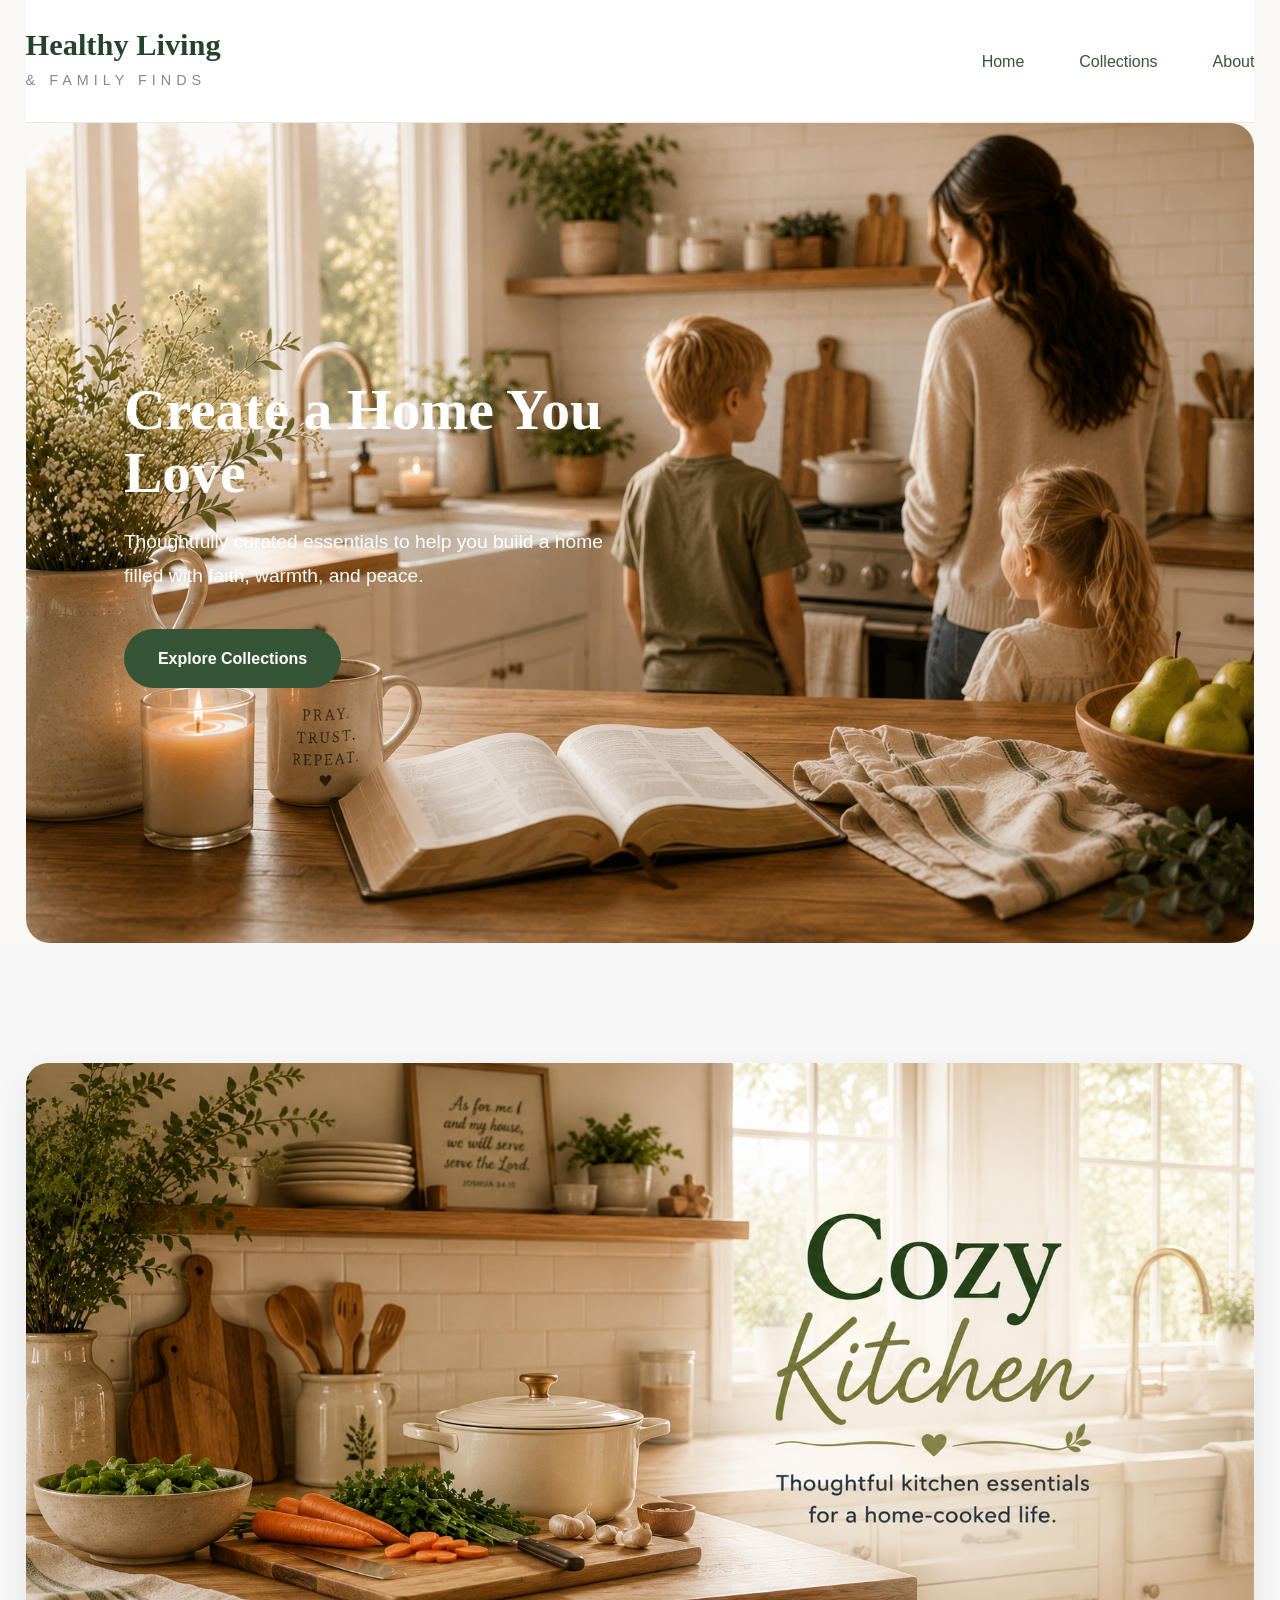
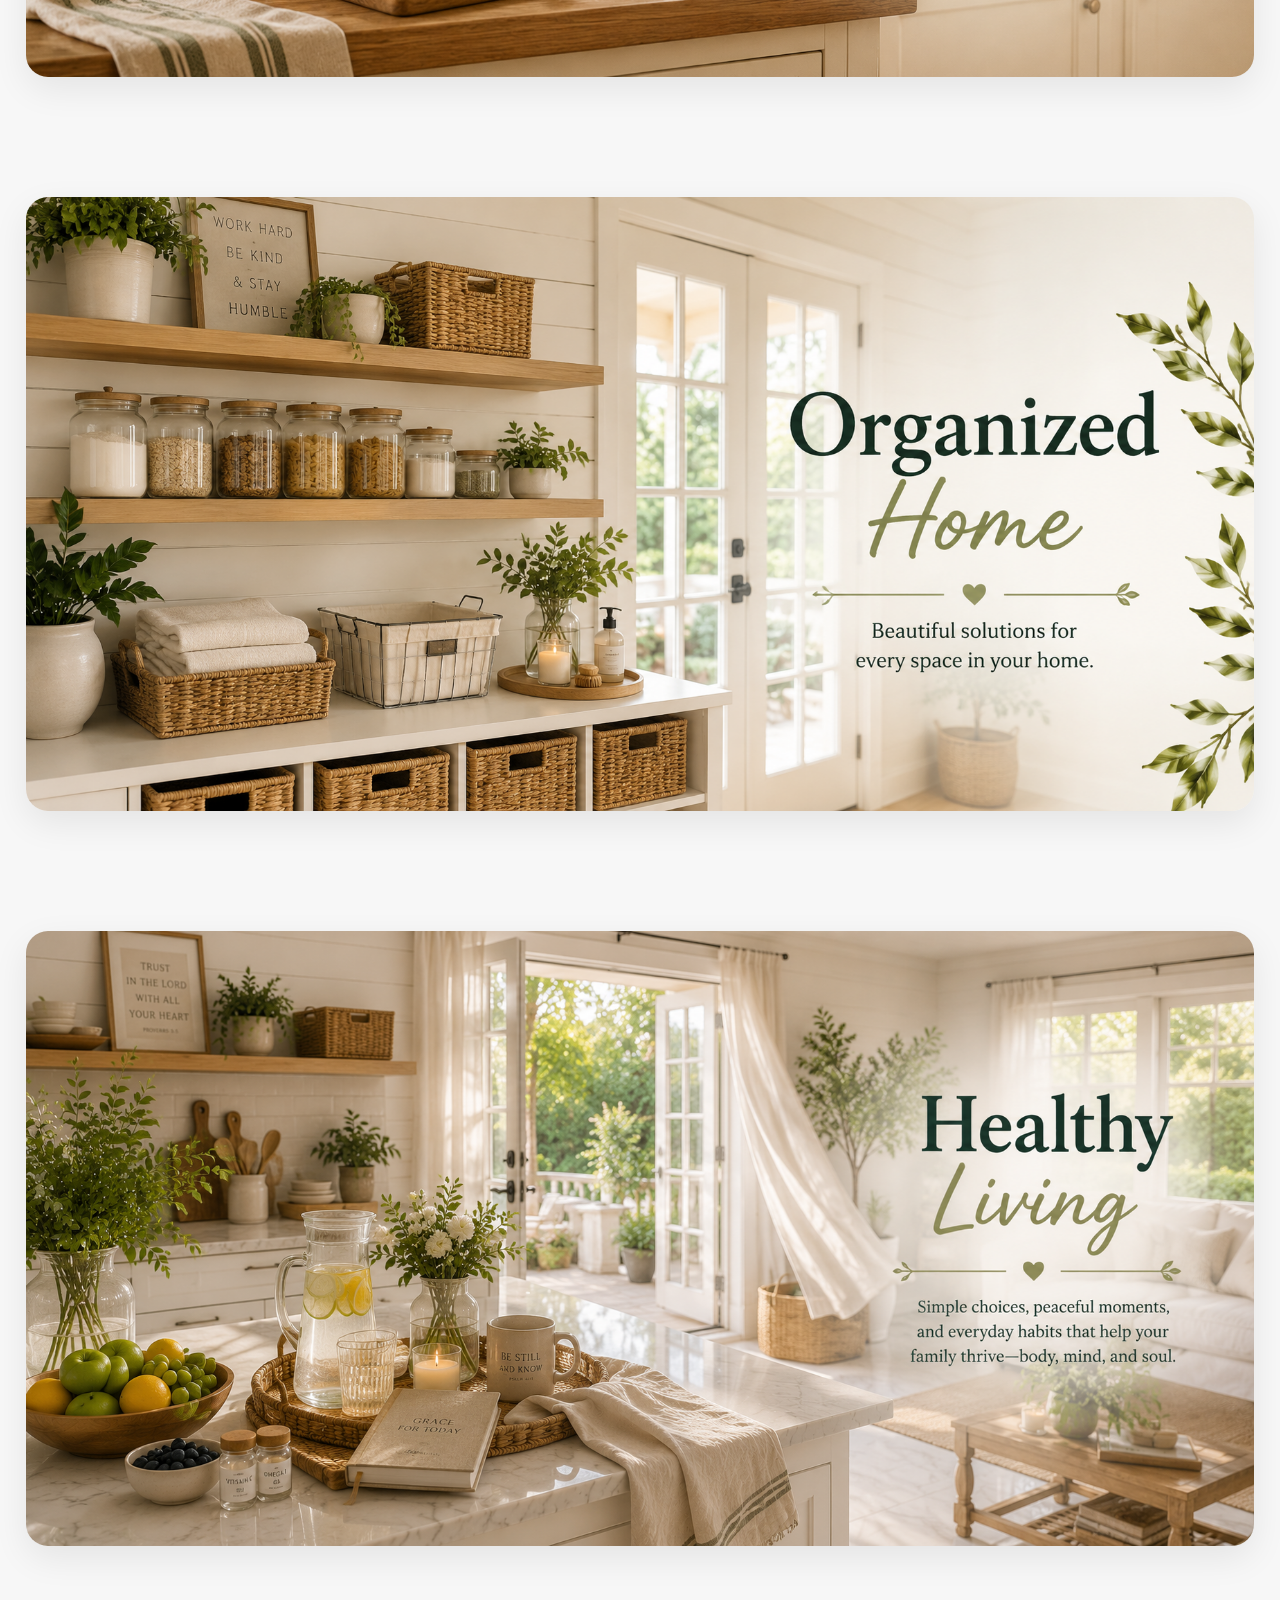
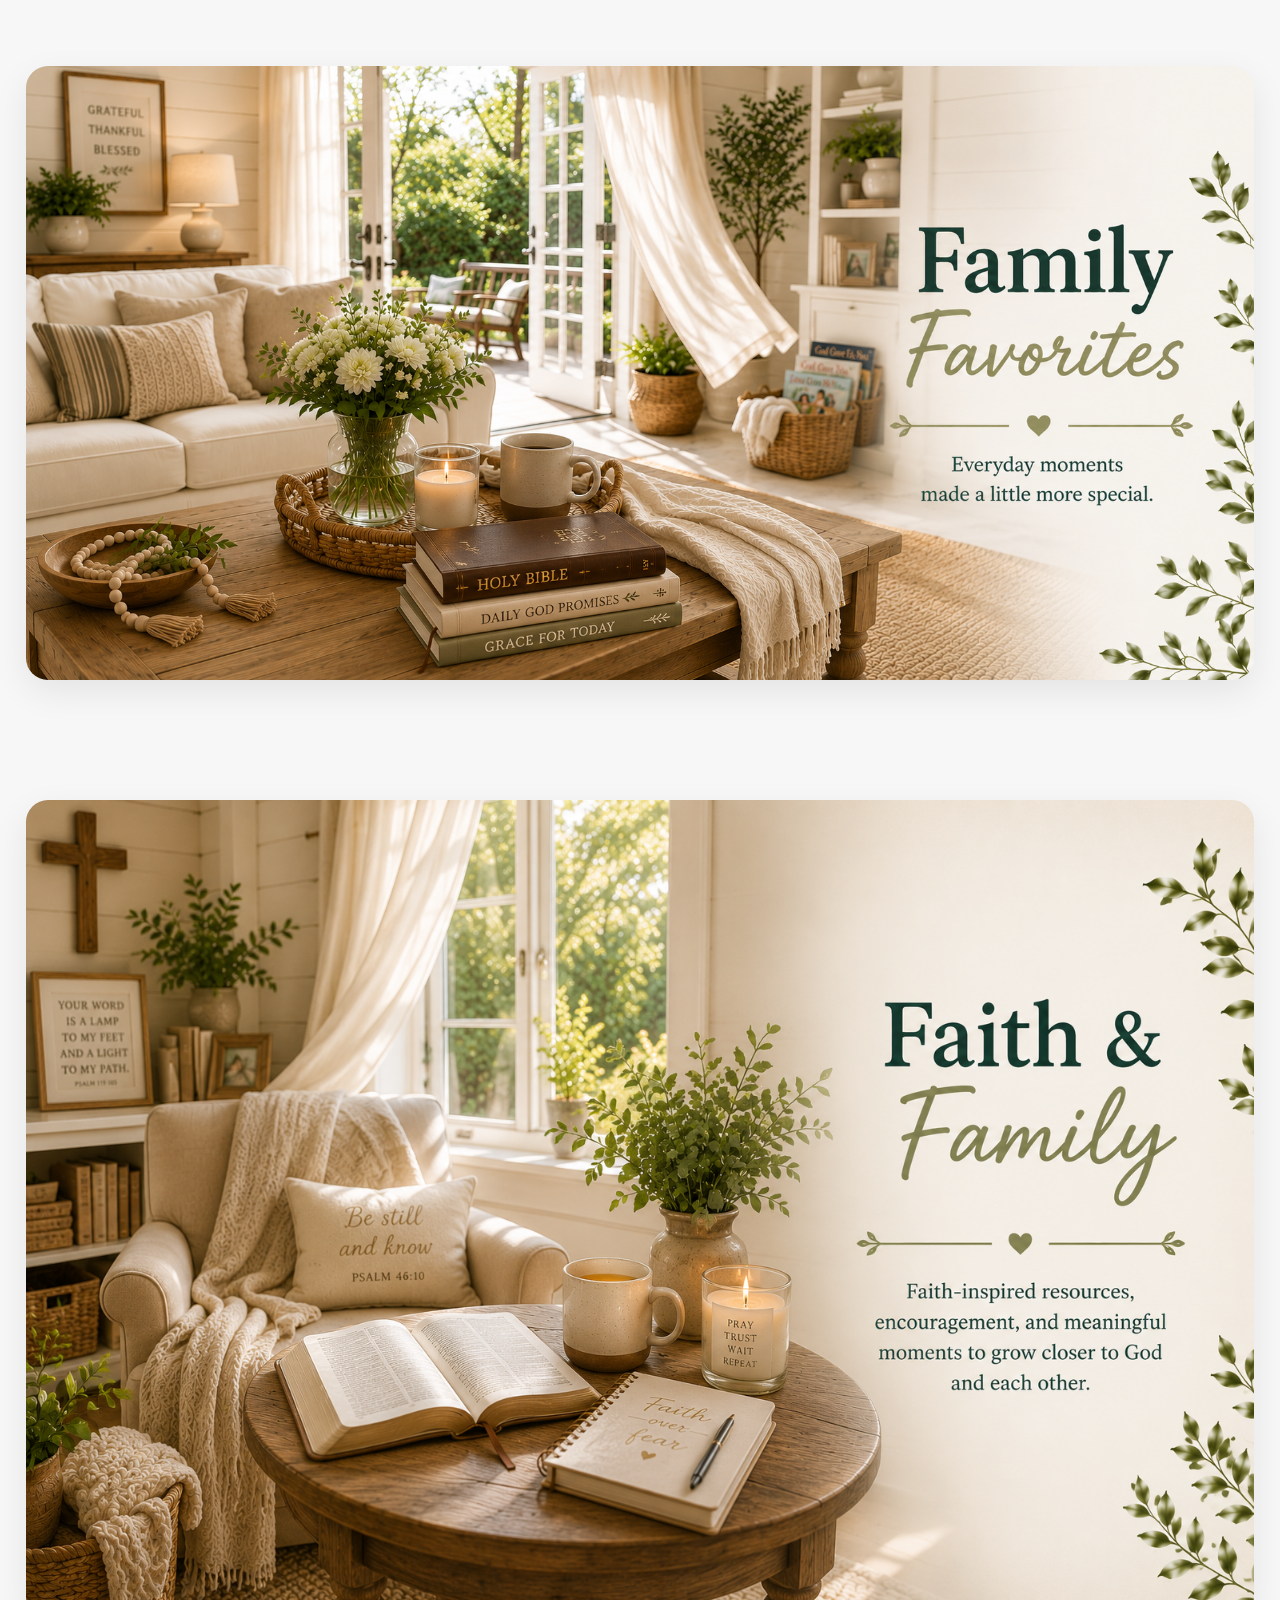
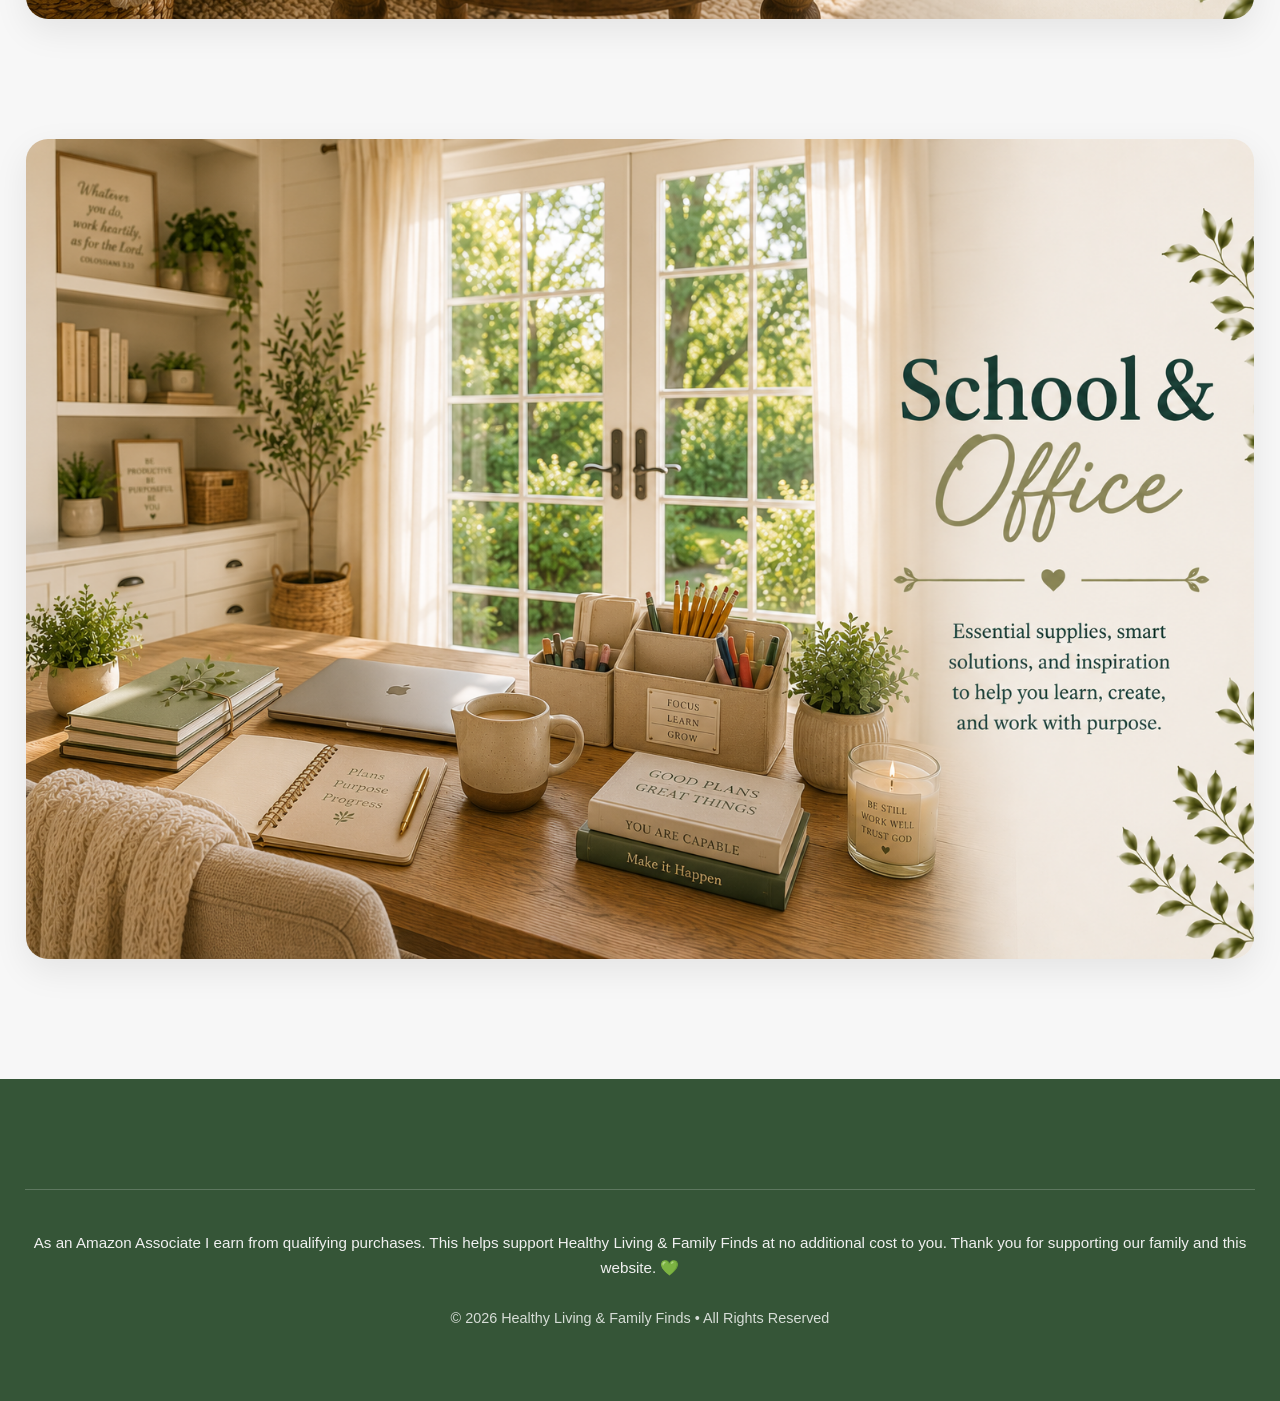
<file: index.html>
<!DOCTYPE html>
<html lang="en">
<head>
<meta charset="UTF-8">
<meta name="viewport" content="width=device-width, initial-scale=1.0">
<meta name="p:domain_verify" content="54ffffdf52f73fa395a97bfdca8389da"/>
<title>My Favorite Amazon Finds</title>
<link rel="stylesheet" href="styles.css">

<style>
*{
    margin:0;
    padding:0;
    box-sizing:border-box;
}

body{
    font-family:Arial, Helvetica, sans-serif;
    background:#f7f7f7;
    color:#333;
}

.hero{
    background:#ffffff;
    text-align:center;
    padding:12px 20px;
}
   .banner{
    width:100%;
    max-width:1200px;
    height:400px;
    object-fit:cover;
    object-position:center;
    display:block;
    margin:25px auto;
    border-radius:20px;
    box-shadow:0 8px 25px rgba(0,0,0,.12);
}
  /* ---------- Luxury Header ---------- */

.site-header{
    width:96%;
    max-width:1700px;
    margin:0 auto;
    padding:30px 0;
    display:flex;
    justify-content:space-between;
    align-items:center;
}
    .logo{
    display:flex;
    flex-direction:column;
}

.logo h1{
    margin:0;
    font-size:1.9rem;
    color:#25422c;
    line-height:1.05;
    font-family:Georgia, serif;
    font-weight:600;
}
    
.logo span{
    font-size:.9rem;
    color:#888;
    letter-spacing:5px;
    text-transform:uppercase;
    margin-top:6px;
}
    
.nav-menu{
    display:flex;
    gap:55px;
}
    .nav-menu a{
    text-decoration:none;
    color:#355537;
    font-size:1rem;
    font-weight:500;
    transition:.3s;
}

.nav-menu a:hover{
    color:#b68b47;
}
    
.disclosure{
    background:#fff8e7;
    padding:15px;
    text-align:center;
    font-size:.9rem;
}

/* ADD THIS HERE */

.welcome{
    background:white;
    max-width:900px;
    margin:40px auto;
    padding:35px;
    border-radius:15px;
    text-align:center;
    box-shadow:0 4px 15px rgba(0,0,0,.08);
}

.welcome h2{
    color:#4b6043;
    margin-bottom:15px;
}

.welcome p{
    color:#555;
    line-height:1.8;
}


/* Kitchen Subcategory Titles */

.subcategory-title{
    color:#355537;
    font-size:1.6rem;
    margin:35px 0 10px;
    font-weight:700;
}

.subcategory-description{
    color:#6b6b6b;
    font-size:1rem;
    line-height:1.7;
    margin-bottom:30px;
    max-width:700px;
}    
.container{
    max-width:1200px;
    margin:auto;
    padding:30px 20px;
}

.category-title{
    margin:60px 0 20px;
    font-size:2rem;
    text-align:center;
    color:#4b6043;
}

.products{
    display:grid;
    grid-template-columns:repeat(auto-fit, minmax(380px, 1fr));
    gap:35px;
    margin-bottom:60px;
    align-items:start;
}
    
@media (max-width: 900px){
    .products{
        grid-template-columns:repeat(2, 1fr);
    }
}

@media (max-width: 600px){
    .products{
        grid-template-columns:1fr;
    }
}
    
.card,
.product-card{
    background:white;
    border-radius:18px;
    overflow:hidden;
    box-shadow:0 8px 20px rgba(0,0,0,.08);
    transition:all .3s ease;
    display:flex;
    flex-direction:column;
}
.product-card{
    max-width:900px;
    margin:35px auto;
}
    .card:hover,
.product-card:hover{
    transform:translateY(-5px);
}
    
.card:hover{
    transform:translateY(-5px);
}

.card img{
    width:calc(100% - 40px);
    height:340px;
    object-fit:cover;
    display:block;
    margin:20px auto 0;
    border-radius:14px;
}
    .card-content{
    padding:24px;
    display:flex;
    flex-direction:column;
    flex-grow:1;
}
    .card-content .btn{
    margin-top:auto;
}
    
.card h3{
    margin-top:4px;
    margin-bottom:14px;
    text-align:center;
    color:#2f4732;
    font-size:1.45rem;
    font-weight:600;
    line-height:1.3;
}
    
.card p{
    color:#666;
    margin-bottom:18px;
    line-height:1.8;
    text-align:center;
    font-size:1rem;
}
    .rose-tip{
    background:#f7f5ee;
    border-left:4px solid #4b6043;
    padding:14px;
    margin:18px 20px;
    border-radius:10px;
    color:#555;
    font-size:.95rem;
    line-height:1.6;
    font-style:italic;
}
    
.btn{
    display:block;
    width:100%;
    text-align:center;
    background:#d68a3c;
    color:white;
    text-decoration:none;
    padding:14px;
    border-radius:10px;
    font-weight:600;
    transition:.3s;
}
    
.btn:hover{
    background:#b8742d;
    transform:translateY(-2px);
}

.about-btn{
    display:inline-block;
    margin-top:25px;
    padding:14px 28px;
    background:#355537;
    color:white;
    text-decoration:none;
    border-radius:12px;
    font-weight:600;
    transition:.3s;
}

.about-btn:hover{
    background:#2b452d;
    transform:translateY(-2px);
}
.category-banner{
    width:100%;
    max-width:1200px;
    height:400px;
    object-fit:cover;
    object-position:center;
    display:block;
    margin:25px auto;
    border-radius:20px;
    box-shadow:0 8px 25px rgba(0,0,0,.12);
}
    .category-description{
    color:#666;
    font-size:1.05rem;
    line-height:1.7;
    margin-top:-5px;
    margin-bottom:25px;
    max-width:850px;
}

.rose-picks{
    background:#ffffff;
    margin:70px auto;
    padding:55px;
    border-radius:25px;
    box-shadow:0 10px 30px rgba(0,0,0,.08);
    max-width:1200px;
}

.rose-picks h2{
    text-align:center;
    color:#355537;
    margin-bottom:15px;
    font-size:2rem;
}

.rose-intro{
    text-align:center;
    max-width:750px;
    margin:0 auto 45px;
    color:#666;
    line-height:1.8;
    font-size:1.05rem;
}

.rose-grid{
    display:flex;
    justify-content:center;
    gap:30px;
    flex-wrap:wrap;
}
    
.rose-card{
    width:420px;
    background:white;
    border-radius:20px;
    overflow:hidden;
    box-shadow:0 8px 20px rgba(0,0,0,.08);
    border:1px solid #ece8df;
    display:flex;
    flex-direction:column;
    transition:all .3s ease;
}
    
.rose-card:hover{
    transform:translateY(-6px);
    box-shadow:0 14px 35px rgba(0,0,0,.12);
}
    
.rose-card img{
    width:100%;
    height:280px;
    object-fit:cover;
    display:block;
    border-bottom:1px solid #ece8df;
}
    
.rose-card h3{
    text-align:center;
    color:#355537;
    margin:24px 20px 12px;
    font-size:1.3rem;
}

.rose-card p{
    padding:0 25px;
    text-align:center;
    line-height:1.7;
    color:#666;
    flex-grow:1;
}
    
.rose-highlight{
    color:#4b6043;
    font-weight:700;
    text-align:center;
    font-size:1rem;
    margin:18px 20px 8px;
} 

.rose-badge{
    background:#4b6043;
    color:white;
    text-align:center;
    padding:10px;
    font-size:.9rem;
    font-weight:bold;
    letter-spacing:.5px;
}
    
.rose-card .btn{
    margin:20px auto 25px;
    width:80%;
    text-align:center;
}
    
footer{
    text-align:center;
    padding:40px 20px;
    color:#777;
}
    
.social{
    margin-top:15px;
}

.social a{
    text-decoration:none;
    margin:0 10px;
    color:#333;
    font-weight:bold;
}
.quick-links{
    max-width:1100px;
    margin:60px auto;
    text-align:center;
    padding:0 20px;
}

.quick-grid{
    display:flex;
    flex-wrap:wrap;
    justify-content:center;
    gap:18px;
    margin-top:30px;
}
    
.quick-links a{
    text-decoration:none;
    background:white;
    color:#355537;
    padding:16px 24px;
    border-radius:14px;
    font-weight:600;
    box-shadow:0 6px 18px rgba(0,0,0,.08);
    transition:.3s;
    border:1px solid #ece8df;
}
    
.quick-links a:hover{
    background:#355537;
    color:white;
    transform:translateY(-4px);
    box-shadow:0 10px 22px rgba(0,0,0,.12);
}

/* ---------- START HERE SECTION ---------- */

.start-here{
    max-width:1200px;
    margin:80px auto;
    padding:0 20px;
}

.start-card{
    background:white;
    border-radius:24px;
    padding:55px;
    box-shadow:0 10px 30px rgba(0,0,0,.08);
    text-align:center;
}

.start-card h2{
    color:#355537;
    font-size:2.2rem;
    margin-bottom:20px;
}

.start-card p{
    max-width:760px;
    margin:0 auto;
    color:#666;
    line-height:1.8;
    font-size:1.05rem;
}
    
.start-banner{
    width:100%;
    max-width:1200px;
    height:400px;
    object-fit:cover;
    object-position:center;
    display:block;
    margin:40px auto;
    border-radius:20px;
    box-shadow:0 8px 25px rgba(0,0,0,.12);
}
    .guide-btn{
    display:inline-block;
    background:#355537;
    color:white;
    text-decoration:none;
    padding:16px 34px;
    border-radius:12px;
    font-weight:600;
    transition:.3s;
}

.guide-btn:hover{
    background:#2d482f;
    transform:translateY(-3px);
}

/* ---------- MEET ROSE ---------- */

.meet-rose{

    max-width:1200px;

    margin:90px auto;

    padding:0 20px;

}

.meet-layout{
    display:grid;
    grid-template-columns:260px 1fr;
    gap:35px;
    align-items:center;
    background:white;
    padding:30px;
    border-radius:20px;
    box-shadow:0 10px 25px rgba(0,0,0,.08);
}
    
    .meet-photo{

    text-align:center;

}

.meet-photo img{
    width:100%;
    max-width:190px;
}
    
.meet-text h2{
    font-size:1.7rem;
    margin-bottom:18px;
}
    
.meet-text p{
    line-height:1.7;
    margin-bottom:14px;
    font-size:1rem;
}
    
@media(max-width:900px){

.meet-layout{

grid-template-columns:1fr;

text-align:center;

}

.meet-photo{

margin-bottom:20px;

}

}

/* ---------- FREE LIBRARY ---------- */

    
/* ---------- FOOTER ---------- */

footer{

background:#355537;

color:white;

margin-top:100px;

padding:70px 25px;

}

.footer-content{

max-width:1200px;

margin:auto;

text-align:center;

}

.footer-content h2{

color:white;

margin-bottom:20px;

}

.footer-mission{

max-width:700px;

margin:0 auto 50px;

line-height:1.8;

color:#f4f4f4;

}

.footer-links{

display:grid;

grid-template-columns:repeat(auto-fit,minmax(220px,1fr));

gap:40px;

margin-bottom:50px;

text-align:left;

}

.footer-links h3{

margin-bottom:15px;

color:#fff;

}

.footer-links a{

display:block;

color:#f4f4f4;

text-decoration:none;

margin:10px 0;

transition:.3s;

}

.footer-links a:hover{

padding-left:8px;

}

footer hr{

border:none;

height:1px;

background:rgba(255,255,255,.2);

margin:40px 0;

}

.footer-disclosure{

font-size:.95rem;

line-height:1.7;

color:#f0f0f0;

margin-bottom:25px;

}

.copyright{

font-size:.9rem;

opacity:.8;

}
/* ==========================================
   FAITH & FAMILY ONLY
   ========================================== */

.faith-products{
    display:grid;
    grid-template-columns:repeat(auto-fit,minmax(340px,1fr));
    gap:35px;
    margin:40px auto 70px;
    max-width:1100px;
}

.faith-card{
    display:block;
    background:#ffffff;
    border-radius:22px;
    overflow:hidden;
    text-decoration:none;
    box-shadow:0 10px 25px rgba(0,0,0,.08);
    transition:transform .3s ease, box-shadow .3s ease;
}

.faith-card:hover{
    transform:translateY(-6px);
    box-shadow:0 18px 35px rgba(0,0,0,.12);
}

.faith-card img{
    width:100%;
    height:auto;
    display:block;
}
.featured-intro{
    max-width:850px;
    margin:35px auto 30px;
    text-align:center;
}

.featured-intro h2{
    color:#2f4732;
    font-size:2rem;
    margin-bottom:15px;
}

.featured-intro p{
    color:#666;
    font-size:1.1rem;
    line-height:1.8;
    max-width:760px;
    margin:auto;
}
.favorite-label{
    color:#6b7f57;
    font-size:.9rem;
    font-weight:600;
    letter-spacing:1px;
    text-transform:uppercase;
    text-align:center;
    margin:18px 0 6px;
}
    
.favorite-label{
    text-align:center;
    color:#6c7b5b;
    font-size:.82rem;
    font-weight:700;
    letter-spacing:2px;
    text-transform:uppercase;
    margin-bottom:8px;
}
/* ===== Homepage Hero ===== */

.hero-home{
    background:#faf8f4;
}

.hero-image{
    position:relative;
    width:96%;
    max-width:1700px;
    margin:0 auto;
}
    
.hero-image img{
    width:100%;
    display:block;
    border-radius:24px;
}

.hero-text{
    position:absolute;
    left:8%;
    top:50%;
    transform:translateY(-50%);
    max-width:480px;
    color:white;
}

.hero-text h2{
    font-size:3.6rem;
    line-height:1.1;
    margin-bottom:20px;
    font-family:Georgia, serif;
}

.hero-text p{
    font-size:1.2rem;
    line-height:1.8;
    margin-bottom:35px;
}

.hero-button{
    display:inline-block;
    background:#355537;
    color:white;
    padding:16px 34px;
    border-radius:40px;
    text-decoration:none;
    font-weight:600;
    transition:.3s;
}

.hero-button:hover{
    background:#b68b47;
}
/* ===================================
   Homepage Collection Banners
=================================== */

.homepage-collection{
    width:96%;
    max-width:1700px;
    margin:120px auto;
}

.homepage-banner{
    width:100%;
    display:block;
    border-radius:22px;
    transition:all .45s ease;
    box-shadow:0 12px 35px rgba(0,0,0,.08);
}

.homepage-banner:hover{
    transform:translateY(-4px);
    box-shadow:0 20px 45px rgba(0,0,0,.12);
}
    
</style>
</head>

<body>
<header class="hero-home">

    <div class="site-header">

   <div class="logo">

    <h1>Healthy Living</h1>

    <span>& Family Finds</span>

</div>
        
        <nav class="nav-menu">

            <a href="index.html">Home</a>
            <a href="#collections">Collections</a>
            <a href="about.html">About</a>

        </nav>

    </div>

    <div class="hero-image">

        <img src="homepage-hero.png"
             alt="Healthy Living & Family Finds">

        <div class="hero-text">

            <h2>Create a Home You Love</h2>

            <p>
                Thoughtfully curated essentials to help you build a home filled with faith, warmth, and peace.
            </p>

            <a href="#collections" class="hero-button">
                Explore Collections
            </a>

        </div>

    </div>

</header>
<section class="homepage-collection">

   <a href="cozy-kitchen-v2.html">
       <img src="cozy-kitchen-collection-banner.png"
     alt="Cozy Kitchen"
     class="homepage-banner">
        
    </a>

</section>
<section class="homepage-collection">

    <a href="organized-home.html">

        <img src="home-organization-collection-banner.png"
             alt="Organized Home"
             class="homepage-banner">

    </a>

</section>
<section class="homepage-collection">

    <a href="healthy-living.html">

        <img src="healthy-living-collection-banner.png"
             alt="Healthy Living"
             class="homepage-banner">

    </a>

</section>
<section class="homepage-collection">

    <img src="family-favorites-collection-banner.png"
         alt="Family Favorites"
         class="homepage-banner">

</section>
<section class="homepage-collection">

    <img src="faith-family-collection-banner.png"
         alt="Faith & Family"
         class="homepage-banner">

</section>
<section class="homepage-collection">

    <img src="school-office-collection-banner.png"
         alt="School & Office"
         class="homepage-banner">

</section>
    
<footer>

<hr>

<p class="footer-disclosure">

As an Amazon Associate I earn from qualifying purchases. This helps support Healthy Living & Family Finds at no additional cost to you. Thank you for supporting our family and this website. 💚

</p>

<p class="copyright">

© 2026 Healthy Living & Family Finds • All Rights Reserved

</p>

</footer>

</body>
</html>
</file>
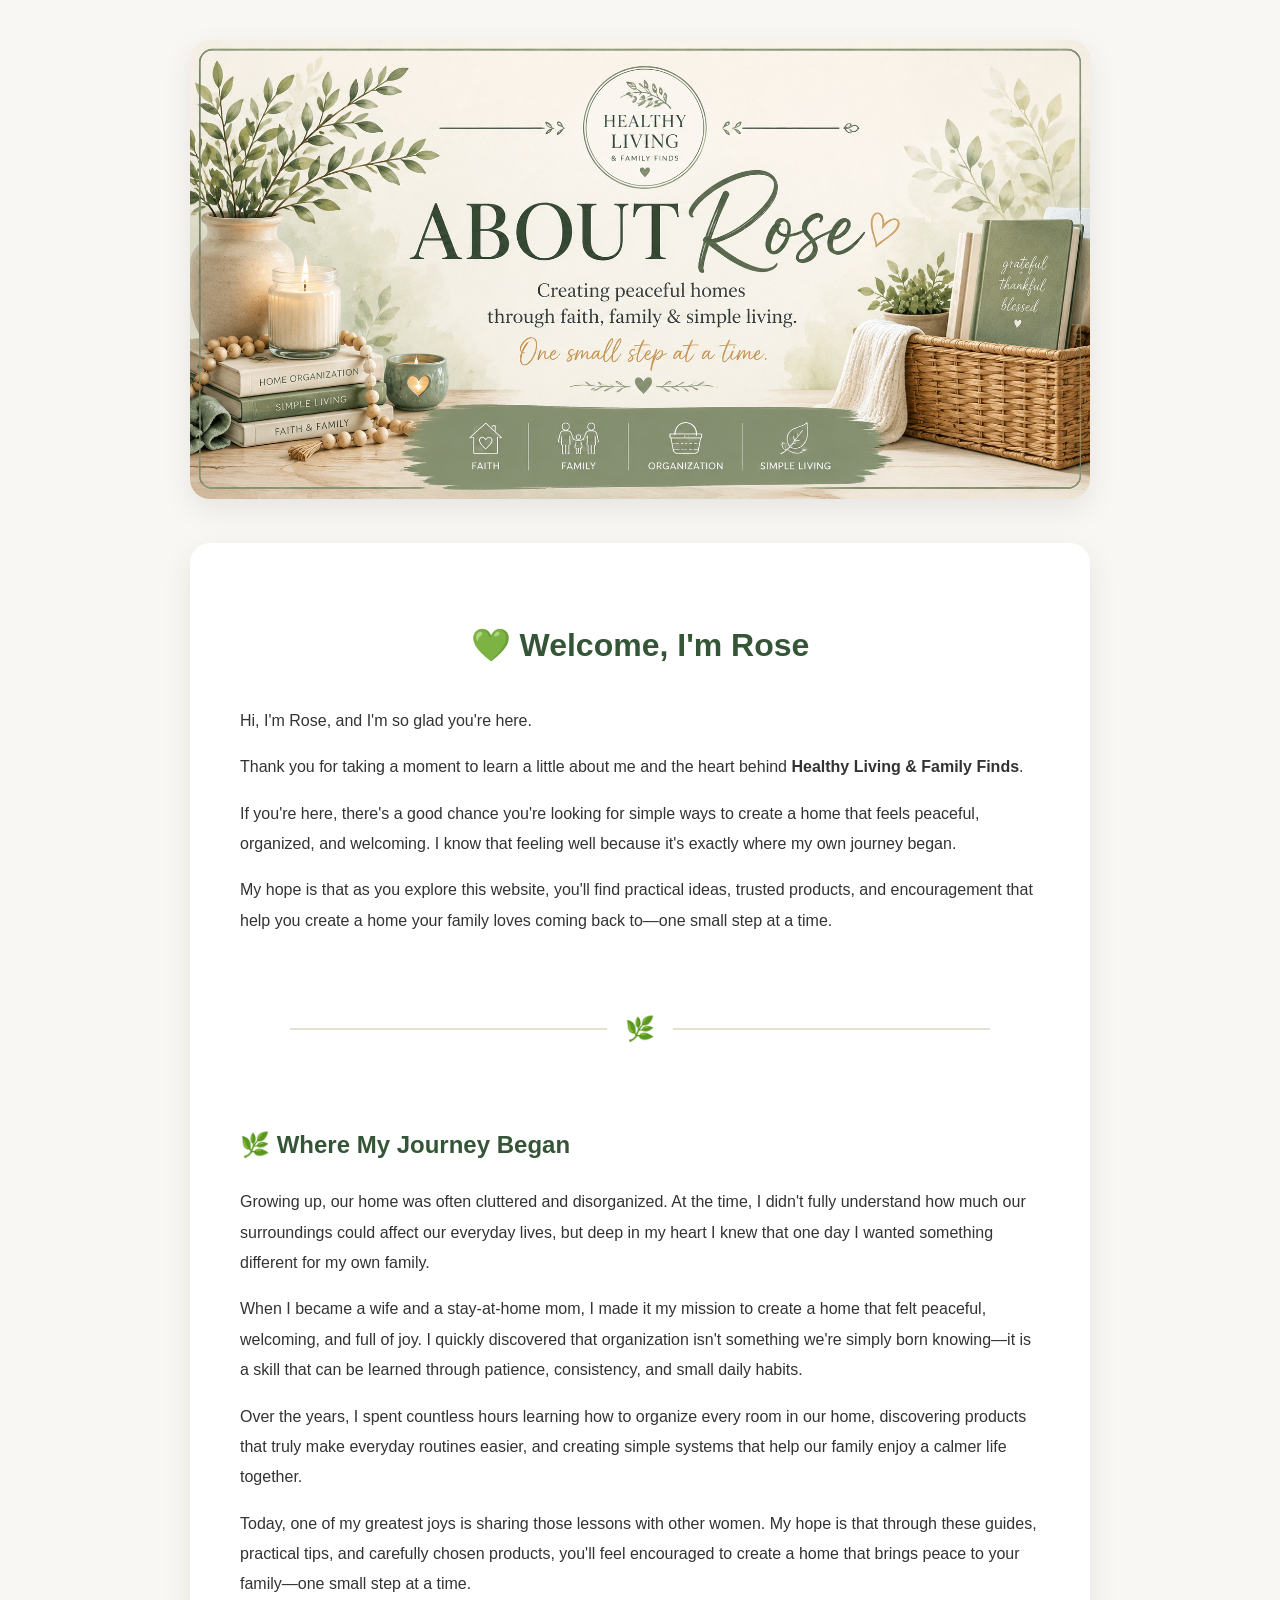
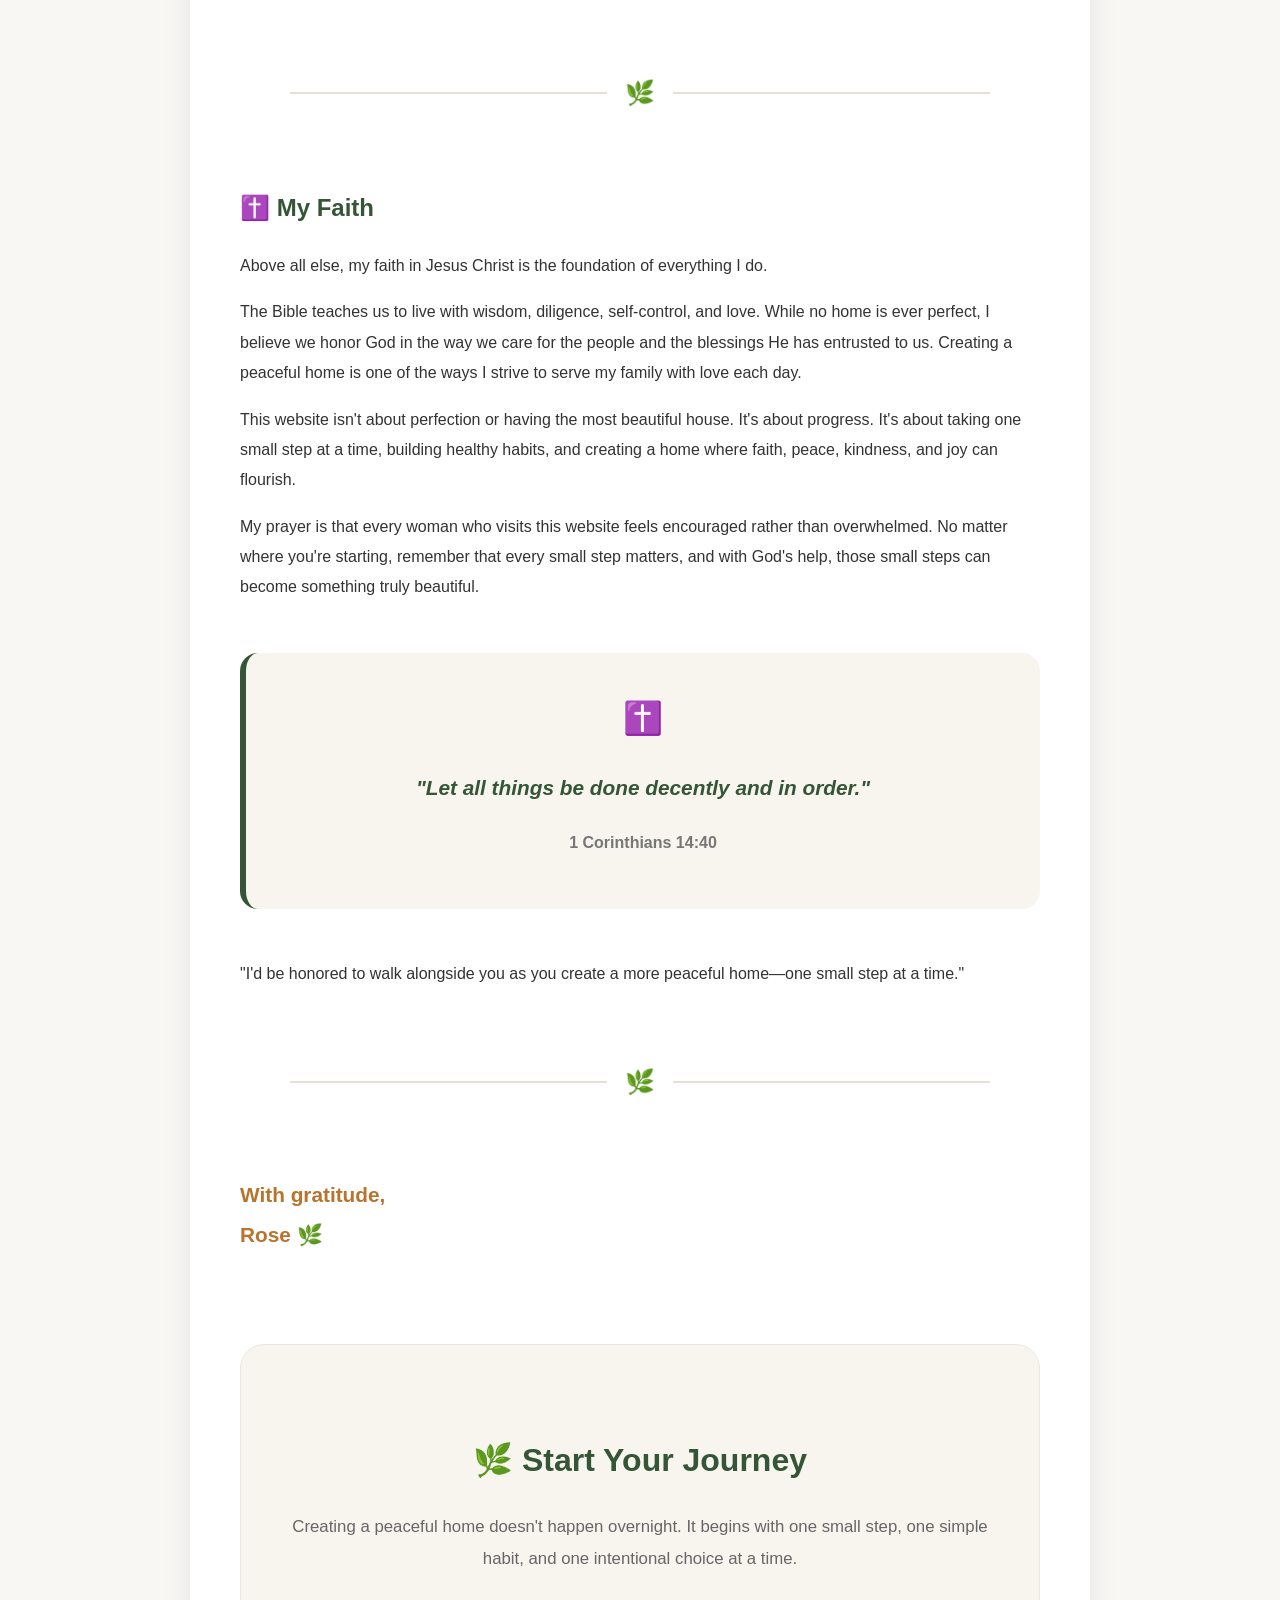
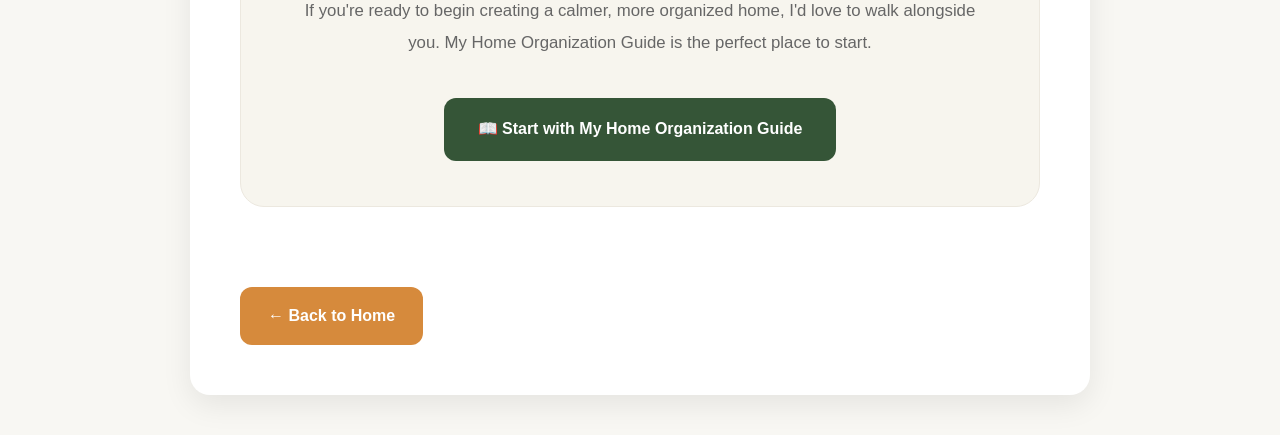
<file: about.html>
<!DOCTYPE html>
<html lang="en">
<head>
<meta charset="UTF-8">
<meta name="viewport" content="width=device-width, initial-scale=1.0">
<title>About | Healthy Living & Family Finds</title>

<style>

body{
    margin:0;
    font-family:Arial, Helvetica, sans-serif;
    background:#f8f7f3;
    color:#333;
}

.container{
    width:90%;
    max-width:900px;
    margin:auto;
    padding:40px 0;
}

.banner{
    width:100%;
    border-radius:20px;
    margin-bottom:40px;
    box-shadow:0 10px 30px rgba(0,0,0,.08);
}

.card{
    background:white;
    padding:50px;
    border-radius:20px;
    box-shadow:0 10px 30px rgba(0,0,0,.08);
    line-height:1.9;
}

h1{
    color:#355537;
    text-align:center;
    margin-bottom:30px;
}

h2{
    color:#355537;
    margin-top:40px;
}

.signature{
    margin-top:40px;
    font-size:1.3rem;
    color:#b8742d;
    font-weight:bold;
}

.back-home{
    display:inline-block;
    margin-top:40px;
    background:#d68a3c;
    color:white;
    text-decoration:none;
    padding:14px 28px;
    border-radius:12px;
    font-weight:bold;
}

.back-home:hover{
    background:#b8742d;
}

/* ---------- START YOUR JOURNEY ---------- */

.start-journey{

    max-width:900px;

    margin:90px auto 40px;

    padding:45px;

    background:#f7f5ee;

    border-radius:24px;

    text-align:center;

    border:1px solid #ece8df;

}

.start-journey h2{

    color:#355537;

    font-size:2rem;

    margin-bottom:20px;

}

.start-journey p{

    color:#666;

    line-height:1.9;

    max-width:700px;

    margin:0 auto 20px;

    font-size:1.05rem;

}

.guide-btn{

    display:inline-block;

    margin-top:20px;

    background:#355537;

    color:white;

    text-decoration:none;

    padding:16px 34px;

    border-radius:12px;

    font-weight:600;

    transition:.3s;

}

.guide-btn:hover{

    background:#2b452d;

    transform:translateY(-3px);

}

/* ---------- SIGNATURE DIVIDER ---------- */

.section-divider{

    display:flex;

    align-items:center;

    justify-content:center;

    gap:18px;

    margin:70px auto;

    max-width:700px;

}

/* ---------- BIBLE VERSE ---------- */

.bible-box{

    background:#f7f5ee;

    border-left:6px solid #355537;

    border-radius:18px;

    padding:35px;

    margin:50px auto;

    text-align:center;

}

.verse-icon{

    font-size:2rem;

    margin-bottom:15px;

}

.verse-text{

    font-size:1.3rem;

    font-style:italic;

    color:#355537;

    line-height:1.8;

    font-weight:600;

}

.verse-reference{

    margin-top:18px;

    color:#777;

    font-weight:bold;

}
    
.section-divider::before,

.section-divider::after{

    content:"";

    flex:1;

    height:2px;

    background:#e6e0d4;

}

.section-divider span{

    color:#7d8f71;

    font-size:1.5rem;

}
    
</style>

</head>

<body>
<div class="container">

    <img src="about-banner.png"
         alt="About Rose"
         class="banner">

    <div class="card">

<h1>💚 Welcome, I'm Rose</h1>

<p>
Hi, I'm Rose, and I'm so glad you're here.
</p>

<p>
Thank you for taking a moment to learn a little about me and the heart behind <strong>Healthy Living & Family Finds</strong>.
</p>

<p>
If you're here, there's a good chance you're looking for simple ways to create a home that feels peaceful, organized, and welcoming. I know that feeling well because it's exactly where my own journey began.
</p>

<p>
My hope is that as you explore this website, you'll find practical ideas, trusted products, and encouragement that help you create a home your family loves coming back to—one small step at a time.
</p>

<div class="section-divider">
    <span>🌿</span>
</div>
        
    <h2>🌿 Where My Journey Began</h2>
<p>
Growing up, our home was often cluttered and disorganized. At the time, I didn't fully understand how much our surroundings could affect our everyday lives, but deep in my heart I knew that one day I wanted something different for my own family.
</p>

<p>
When I became a wife and a stay-at-home mom, I made it my mission to create a home that felt peaceful, welcoming, and full of joy. I quickly discovered that organization isn't something we're simply born knowing—it is a skill that can be learned through patience, consistency, and small daily habits.
</p>

<p>
Over the years, I spent countless hours learning how to organize every room in our home, discovering products that truly make everyday routines easier, and creating simple systems that help our family enjoy a calmer life together.
</p>

<p>
Today, one of my greatest joys is sharing those lessons with other women. My hope is that through these guides, practical tips, and carefully chosen products, you'll feel encouraged to create a home that brings peace to your family—one small step at a time.
</p>
<div class="section-divider">
    <span>🌿</span>
</div>
        
   <h2>✝️ My Faith</h2>
        
<p>
Above all else, my faith in Jesus Christ is the foundation of everything I do.
</p>

<p>
The Bible teaches us to live with wisdom, diligence, self-control, and love. While no home is ever perfect, I believe we honor God in the way we care for the people and the blessings He has entrusted to us. Creating a peaceful home is one of the ways I strive to serve my family with love each day.
</p>

<p>
This website isn't about perfection or having the most beautiful house. It's about progress. It's about taking one small step at a time, building healthy habits, and creating a home where faith, peace, kindness, and joy can flourish.
</p>

<p>
My prayer is that every woman who visits this website feels encouraged rather than overwhelmed. No matter where you're starting, remember that every small step matters, and with God's help, those small steps can become something truly beautiful.
</p>

<p>

<div class="bible-box">

<div class="verse-icon">

✝️

</div>

<p class="verse-text">

"Let all things be done decently and in order."

</p>

<p class="verse-reference">

1 Corinthians 14:40

</p>

</div>
        
        
"I'd be honored to walk alongside you as you create a more peaceful home—one small step at a time."
    
 </p>
        
<div class="section-divider">
    <span>🌿</span>
</div>
        
 <div class="signature">

With gratitude,<br>
Rose 🌿

</div>
<section class="start-journey">

    <h2>🌿 Start Your Journey</h2>

    <p>

        Creating a peaceful home doesn't happen overnight. It begins with one small step, one simple habit, and one intentional choice at a time.

    </p>

    <p>

        If you're ready to begin creating a calmer, more organized home, I'd love to walk alongside you. My Home Organization Guide is the perfect place to start.

    </p>

    <a href="home-organization-guide.html"
       class="guide-btn">

        📖 Start with My Home Organization Guide

    </a>

</section>
        
<a href="index.html" class="back-home">
← Back to Home
</a>

</div>

</div>
    </div>

</div>

</body>
</html>
</file>
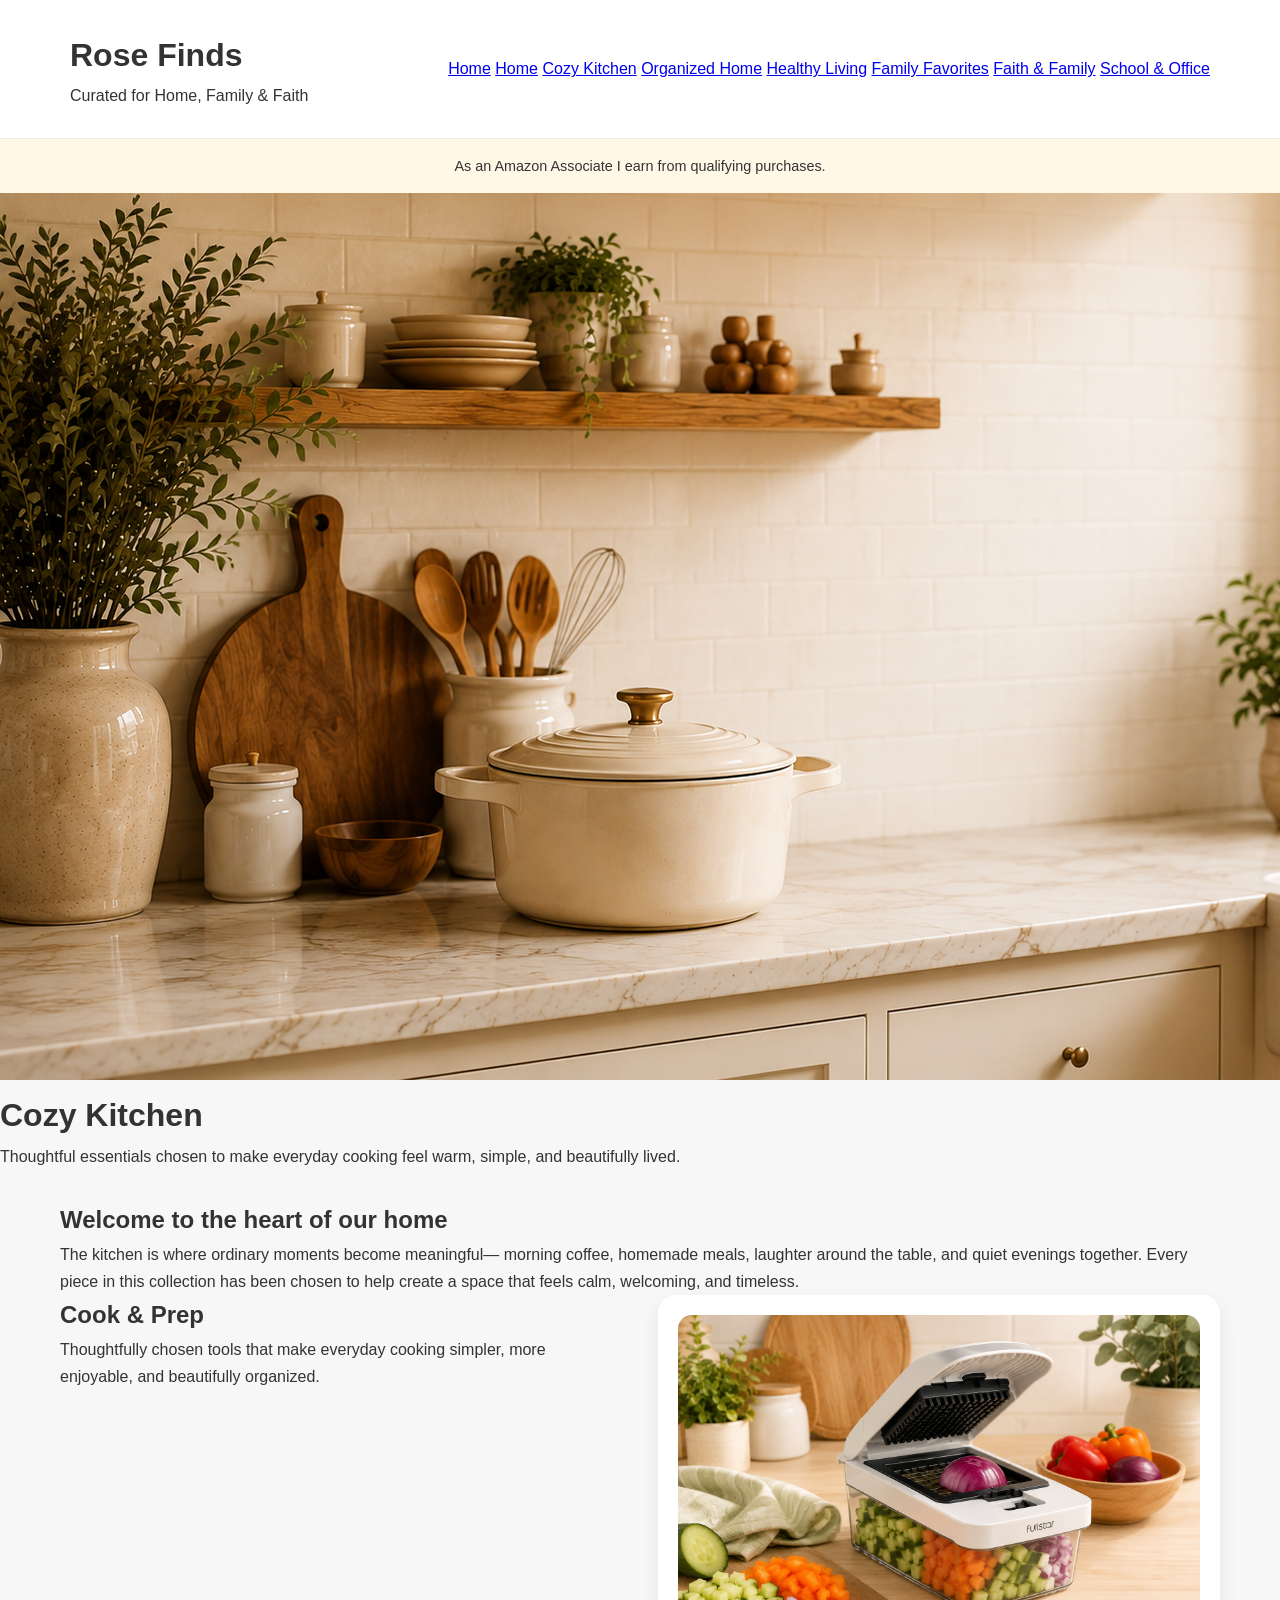
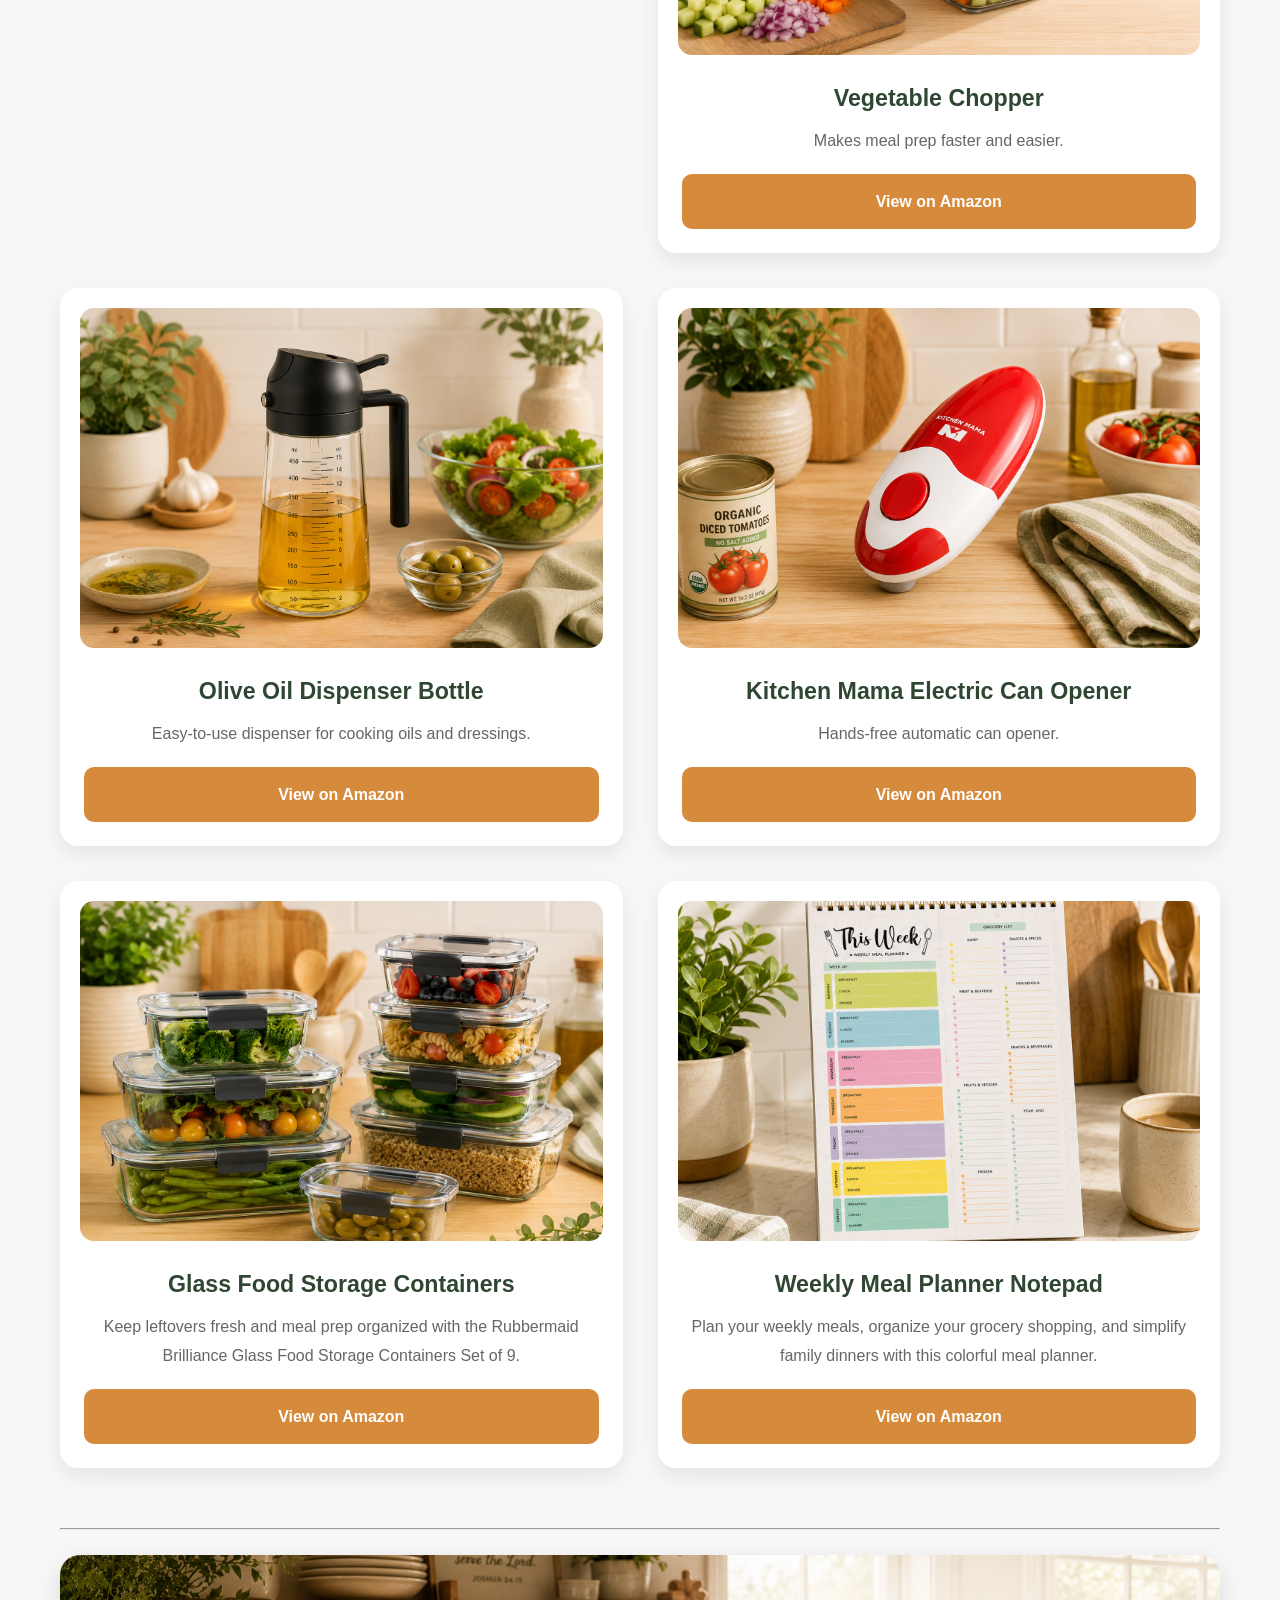
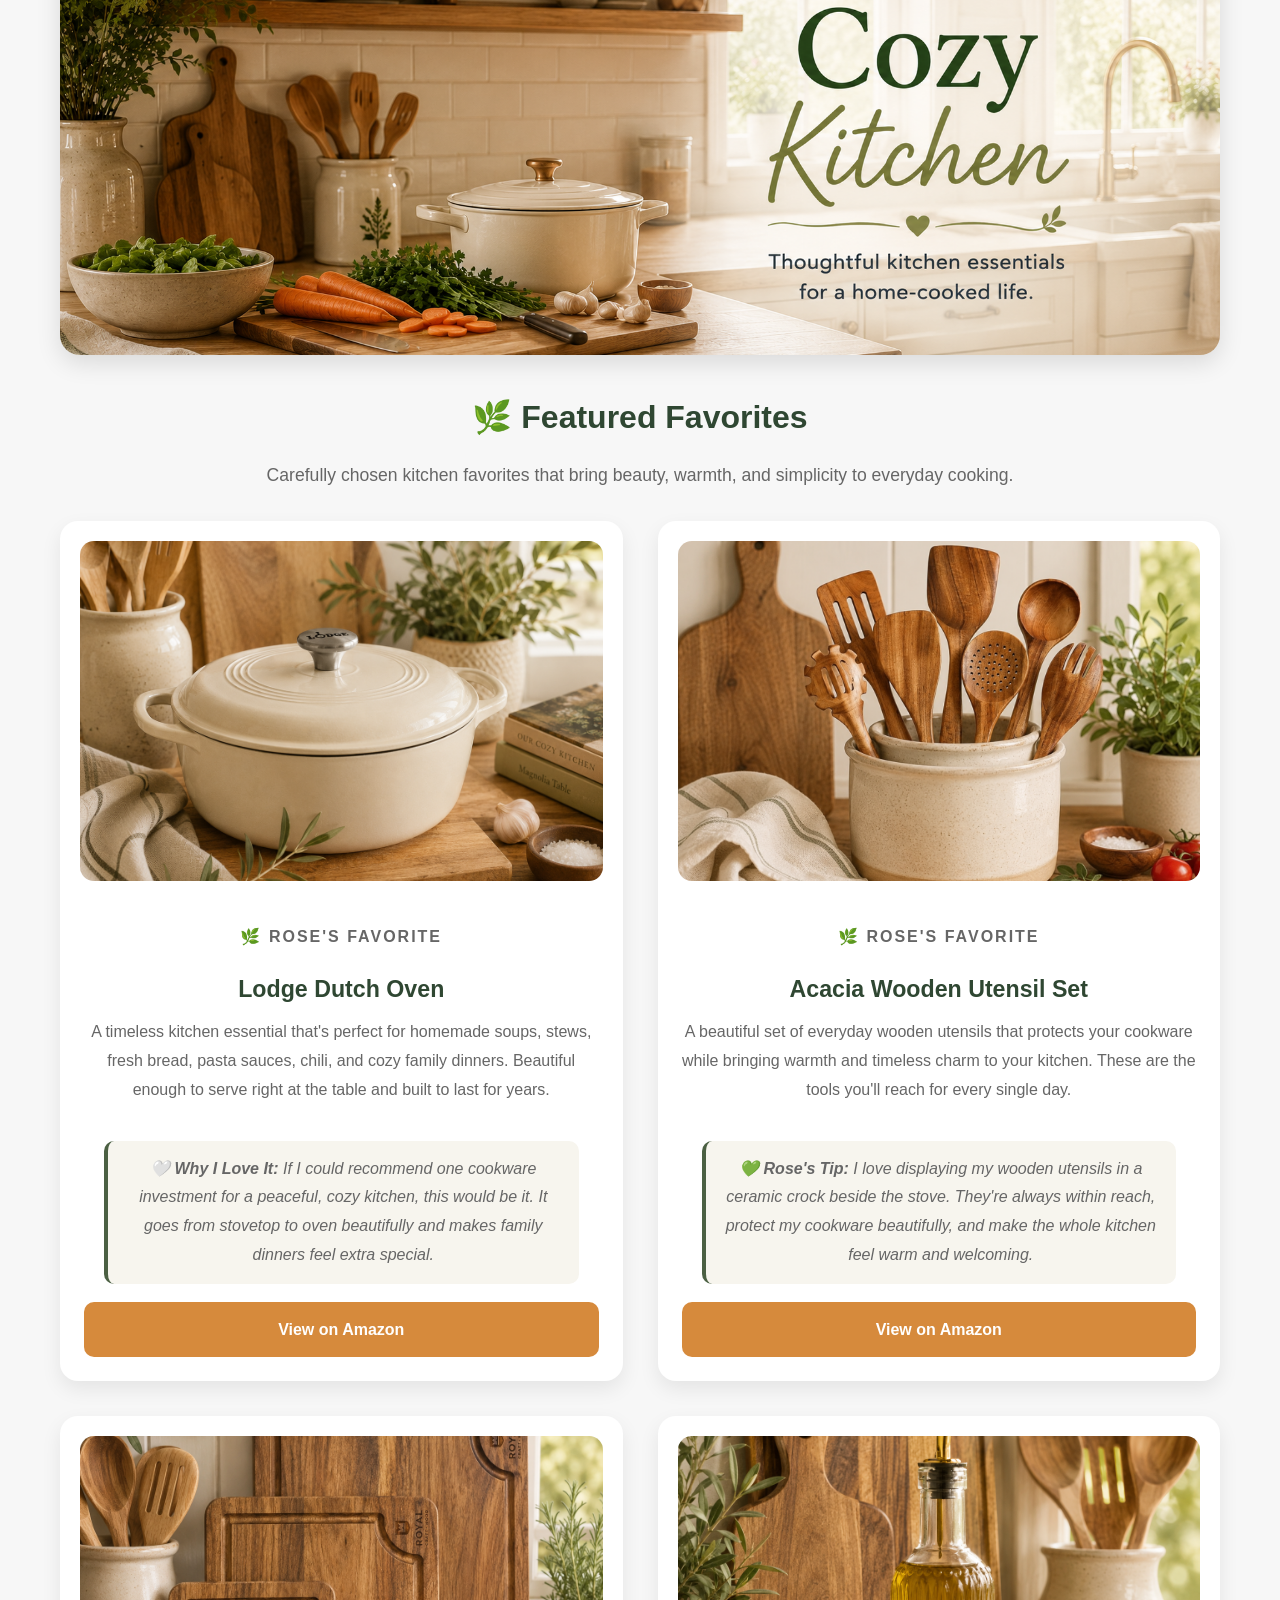
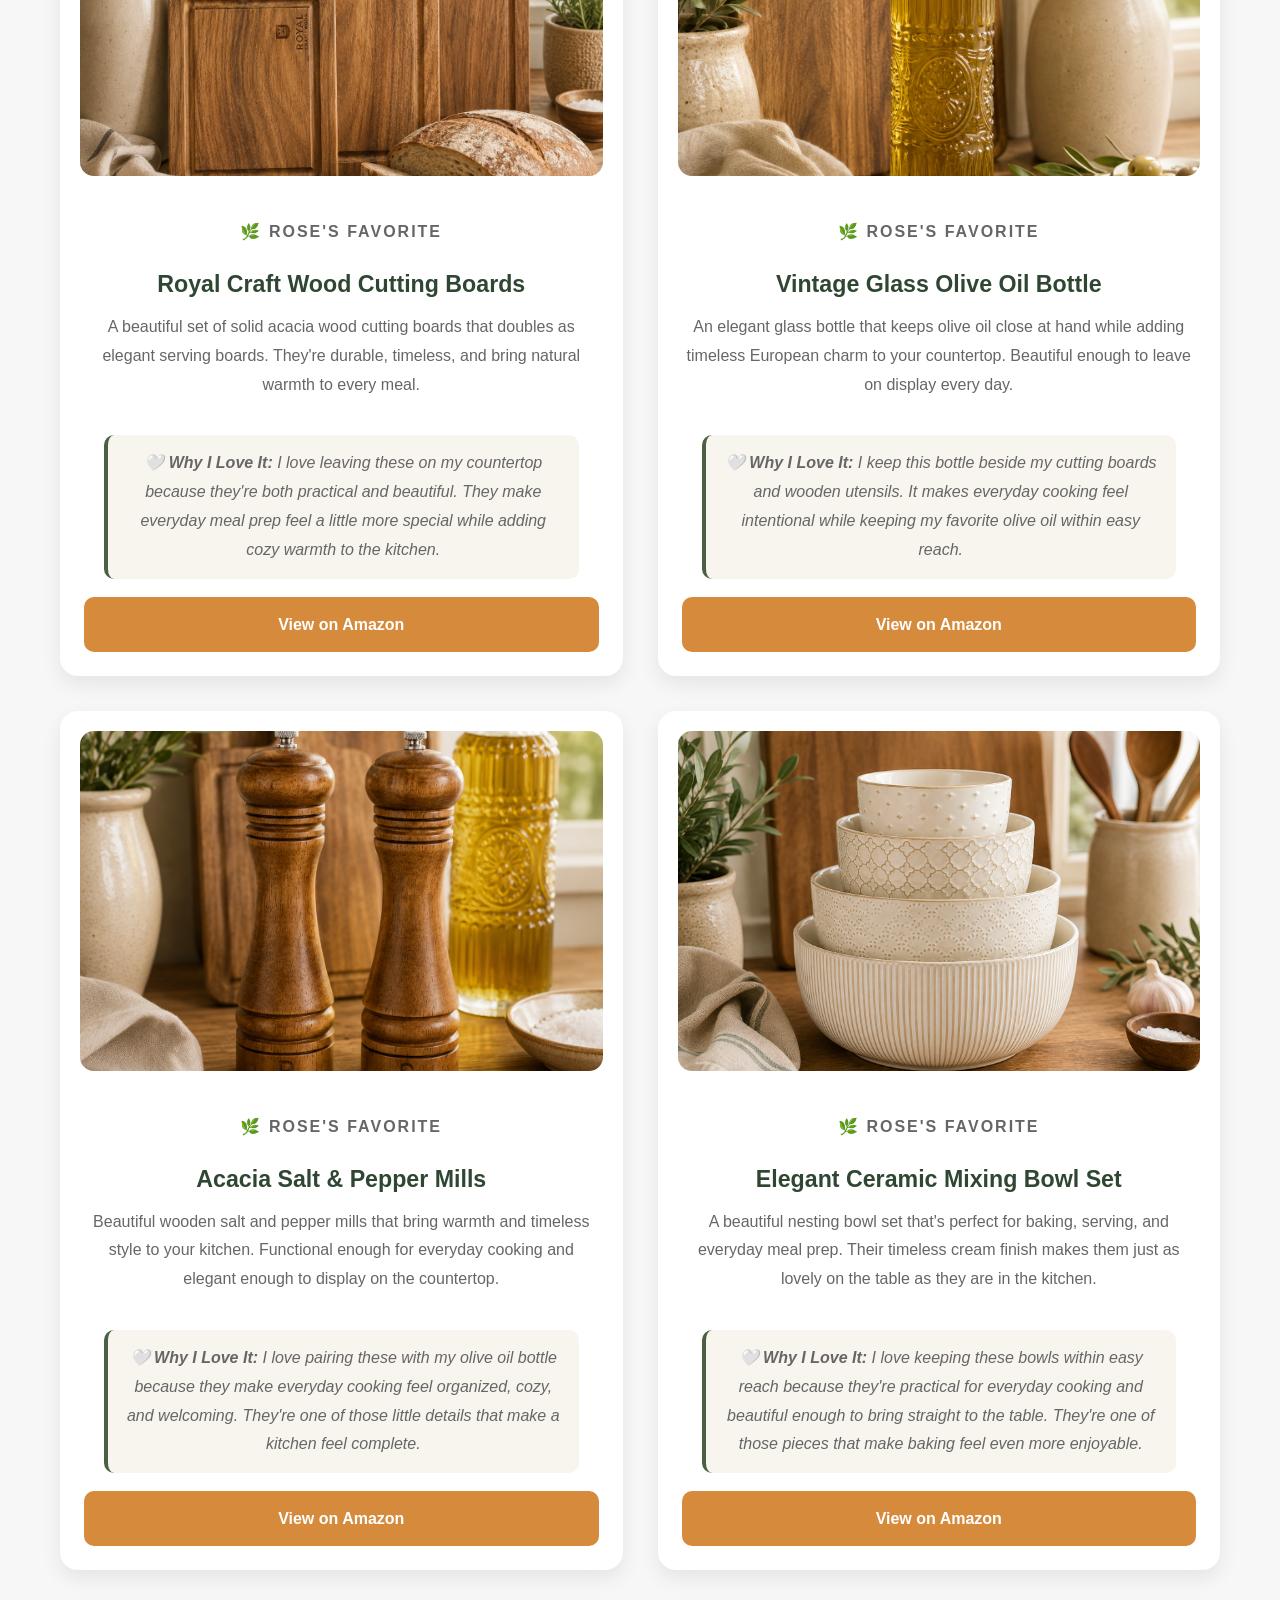
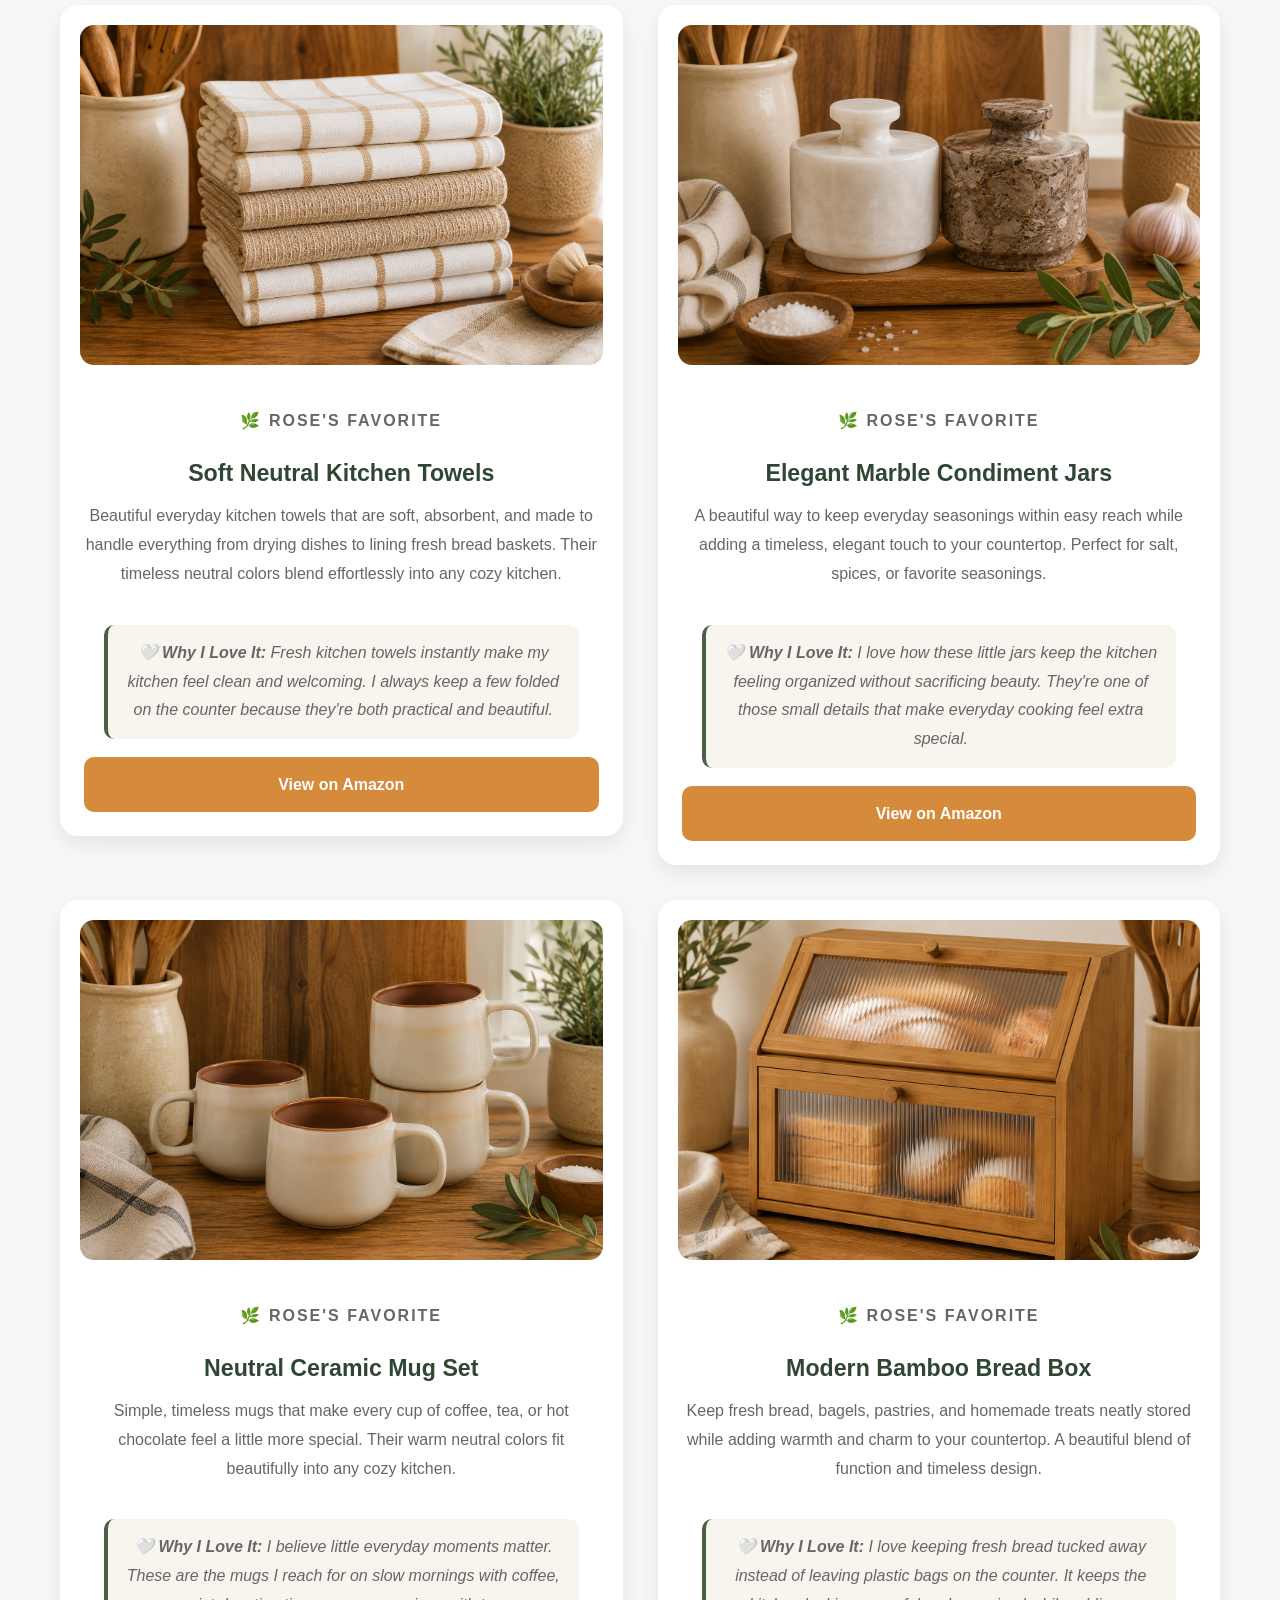
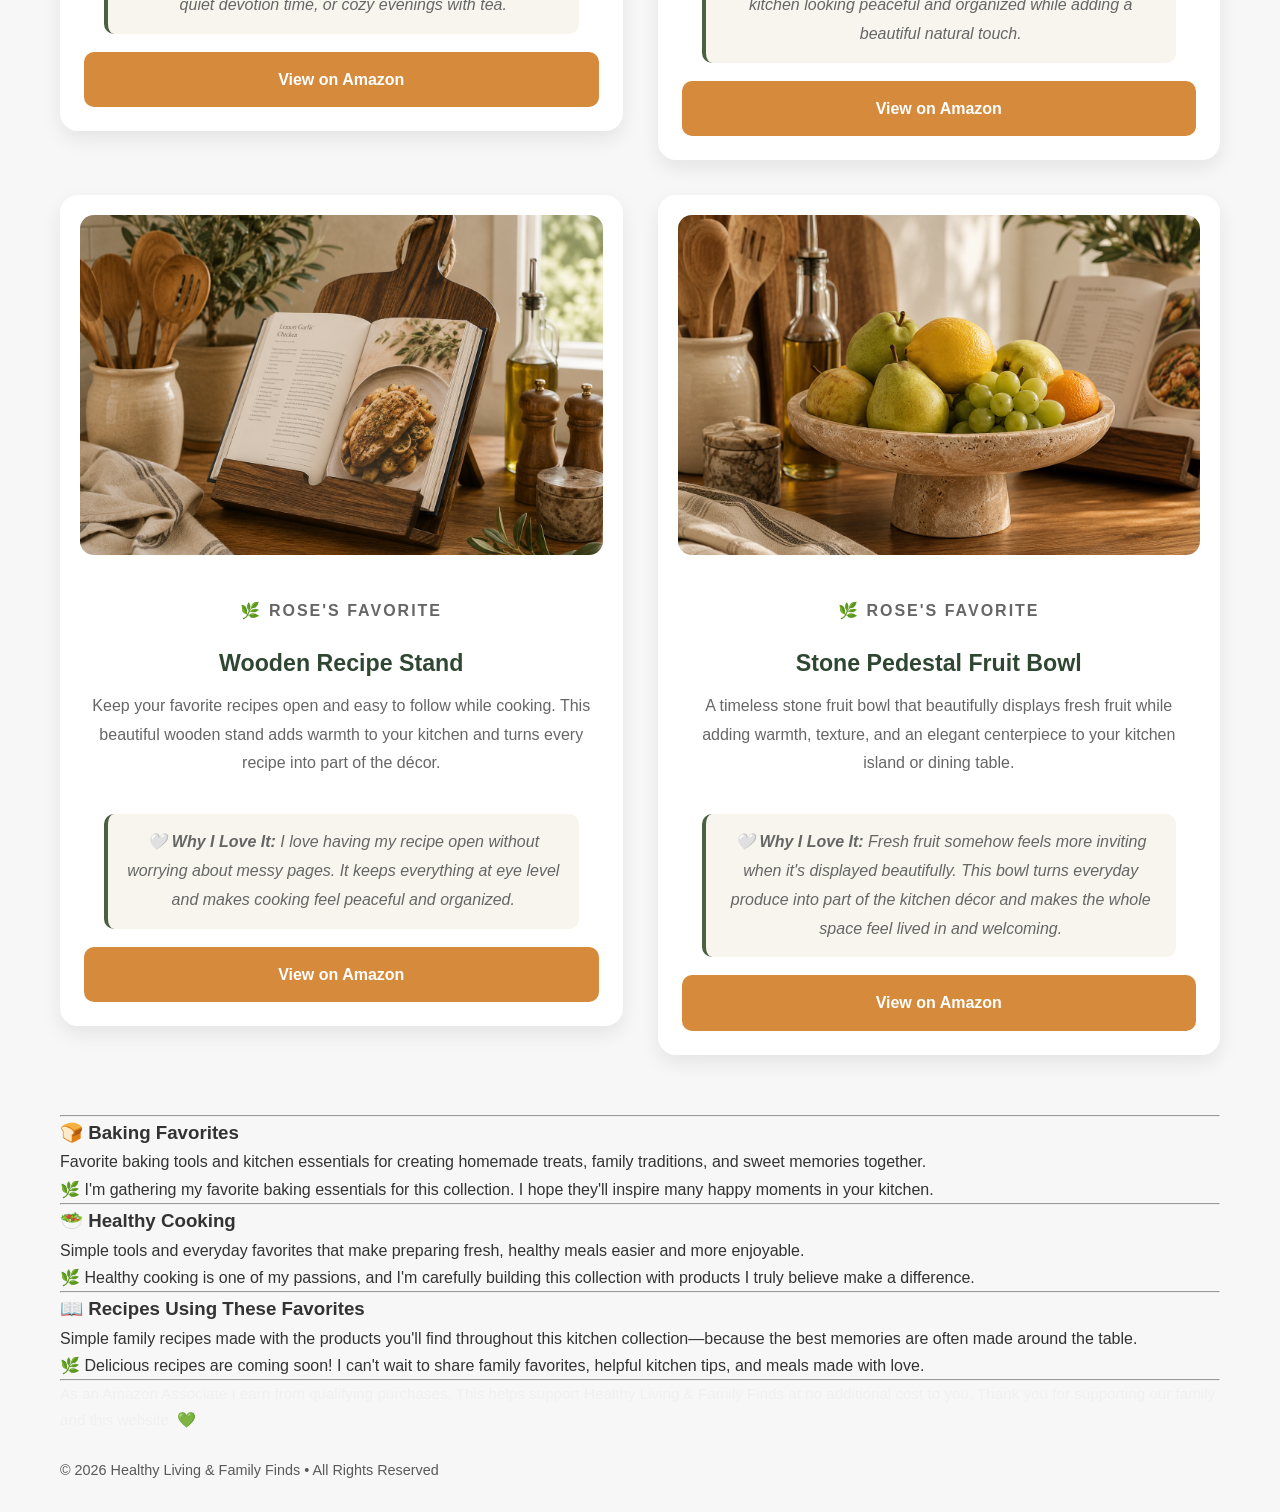
<file: cozy-kitchen.html>
<!DOCTYPE html>
<html lang="en">
<head>
<meta charset="UTF-8">
<meta name="viewport" content="width=device-width, initial-scale=1.0">
<meta name="p:domain_verify" content="54ffffdf52f73fa395a97bfdca8389da"/>
<title>My Favorite Amazon Finds</title>
<link rel="stylesheet" href="styles.css">
<link rel="stylesheet" href="styles.css">
    
<style>
*{
    margin:0;
    padding:0;
    box-sizing:border-box;
}

body{
    font-family:Arial, Helvetica, sans-serif;
    background:#f7f7f7;
    color:#333;
}

.hero{
    background:#ffffff;
    text-align:center;
    padding:12px 20px;
}
   .banner{
    width:100%;
    max-width:1200px;
    height:400px;
    object-fit:cover;
    object-position:center;
    display:block;
    margin:25px auto;
    border-radius:20px;
    box-shadow:0 8px 25px rgba(0,0,0,.12);
}
    .navbar{
    background:white;
    display:flex;
    justify-content:center;
    align-items:center;
    flex-wrap:wrap;
    gap:12px;
    padding:18px 20px;
    box-shadow:0 3px 12px rgba(0,0,0,.06);
    margin-bottom:20px;
}

.navbar a{
    text-decoration:none;
    color:#355537;
    font-weight:600;
    padding:10px 16px;
    border-radius:10px;
    transition:.3s;
}

.navbar a:hover{
    background:#355537;
    color:white;
}
    
.disclosure{
    background:#fff8e7;
    padding:15px;
    text-align:center;
    font-size:.9rem;
}

/* ADD THIS HERE */

.welcome{
    background:white;
    max-width:900px;
    margin:40px auto;
    padding:35px;
    border-radius:15px;
    text-align:center;
    box-shadow:0 4px 15px rgba(0,0,0,.08);
}

.welcome h2{
    color:#4b6043;
    margin-bottom:15px;
}

.welcome p{
    color:#555;
    line-height:1.8;
}


/* Kitchen Subcategory Titles */

.subcategory-title{
    color:#355537;
    font-size:1.6rem;
    margin:35px 0 10px;
    font-weight:700;
}

.subcategory-description{
    color:#6b6b6b;
    font-size:1rem;
    line-height:1.7;
    margin-bottom:30px;
    max-width:700px;
}    
.container{
    max-width:1200px;
    margin:auto;
    padding:30px 20px;
}

.category-title{
    margin:60px 0 20px;
    font-size:2rem;
    text-align:center;
    color:#4b6043;
}

.products{
    display:grid;
    grid-template-columns:repeat(auto-fit, minmax(380px, 1fr));
    gap:35px;
    margin-bottom:60px;
    align-items:start;
}
    
@media (max-width: 900px){
    .products{
        grid-template-columns:repeat(2, 1fr);
    }
}

@media (max-width: 600px){
    .products{
        grid-template-columns:1fr;
    }
}
    
.card,
.product-card{
    background:white;
    border-radius:18px;
    overflow:hidden;
    box-shadow:0 8px 20px rgba(0,0,0,.08);
    transition:all .3s ease;
    display:flex;
    flex-direction:column;
}
.product-card{
    max-width:900px;
    margin:35px auto;
}
    .card:hover,
.product-card:hover{
    transform:translateY(-5px);
}
    
.card:hover{
    transform:translateY(-5px);
}

.card img{
    width:calc(100% - 40px);
    height:340px;
    object-fit:cover;
    display:block;
    margin:20px auto 0;
    border-radius:14px;
}
    .card-content{
    padding:24px;
    display:flex;
    flex-direction:column;
    flex-grow:1;
}
    .card-content .btn{
    margin-top:auto;
}
    
.card h3{
    margin-top:4px;
    margin-bottom:14px;
    text-align:center;
    color:#2f4732;
    font-size:1.45rem;
    font-weight:600;
    line-height:1.3;
}
    
.card p{
    color:#666;
    margin-bottom:18px;
    line-height:1.8;
    text-align:center;
    font-size:1rem;
}
    .rose-tip{
    background:#f7f5ee;
    border-left:4px solid #4b6043;
    padding:14px;
    margin:18px 20px;
    border-radius:10px;
    color:#555;
    font-size:.95rem;
    line-height:1.6;
    font-style:italic;
}
    
.btn{
    display:block;
    width:100%;
    text-align:center;
    background:#d68a3c;
    color:white;
    text-decoration:none;
    padding:14px;
    border-radius:10px;
    font-weight:600;
    transition:.3s;
}
    
.btn:hover{
    background:#b8742d;
    transform:translateY(-2px);
}

.about-btn{
    display:inline-block;
    margin-top:25px;
    padding:14px 28px;
    background:#355537;
    color:white;
    text-decoration:none;
    border-radius:12px;
    font-weight:600;
    transition:.3s;
}

.about-btn:hover{
    background:#2b452d;
    transform:translateY(-2px);
}
.category-banner{
    width:100%;
    max-width:1200px;
    height:400px;
    object-fit:cover;
    object-position:center;
    display:block;
    margin:25px auto;
    border-radius:20px;
    box-shadow:0 8px 25px rgba(0,0,0,.12);
}
    .category-description{
    color:#666;
    font-size:1.05rem;
    line-height:1.7;
    margin-top:-5px;
    margin-bottom:25px;
    max-width:850px;
}

.rose-picks{
    background:#ffffff;
    margin:70px auto;
    padding:55px;
    border-radius:25px;
    box-shadow:0 10px 30px rgba(0,0,0,.08);
    max-width:1200px;
}

.rose-picks h2{
    text-align:center;
    color:#355537;
    margin-bottom:15px;
    font-size:2rem;
}

.rose-intro{
    text-align:center;
    max-width:750px;
    margin:0 auto 45px;
    color:#666;
    line-height:1.8;
    font-size:1.05rem;
}

.rose-grid{
    display:flex;
    justify-content:center;
    gap:30px;
    flex-wrap:wrap;
}
    
.rose-card{
    width:420px;
    background:white;
    border-radius:20px;
    overflow:hidden;
    box-shadow:0 8px 20px rgba(0,0,0,.08);
    border:1px solid #ece8df;
    display:flex;
    flex-direction:column;
    transition:all .3s ease;
}
    
.rose-card:hover{
    transform:translateY(-6px);
    box-shadow:0 14px 35px rgba(0,0,0,.12);
}
    
.rose-card img{
    width:100%;
    height:280px;
    object-fit:cover;
    display:block;
    border-bottom:1px solid #ece8df;
}
    
.rose-card h3{
    text-align:center;
    color:#355537;
    margin:24px 20px 12px;
    font-size:1.3rem;
}

.rose-card p{
    padding:0 25px;
    text-align:center;
    line-height:1.7;
    color:#666;
    flex-grow:1;
}
    
.rose-highlight{
    color:#4b6043;
    font-weight:700;
    text-align:center;
    font-size:1rem;
    margin:18px 20px 8px;
} 

.rose-badge{
    background:#4b6043;
    color:white;
    text-align:center;
    padding:10px;
    font-size:.9rem;
    font-weight:bold;
    letter-spacing:.5px;
}
    
.rose-card .btn{
    margin:20px auto 25px;
    width:80%;
    text-align:center;
}
    
footer{
    text-align:center;
    padding:40px 20px;
    color:#777;
}
    
.social{
    margin-top:15px;
}

.social a{
    text-decoration:none;
    margin:0 10px;
    color:#333;
    font-weight:bold;
}
.quick-links{
    max-width:1100px;
    margin:60px auto;
    text-align:center;
    padding:0 20px;
}

.quick-grid{
    display:flex;
    flex-wrap:wrap;
    justify-content:center;
    gap:18px;
    margin-top:30px;
}
    
.quick-links a{
    text-decoration:none;
    background:white;
    color:#355537;
    padding:16px 24px;
    border-radius:14px;
    font-weight:600;
    box-shadow:0 6px 18px rgba(0,0,0,.08);
    transition:.3s;
    border:1px solid #ece8df;
}
    
.quick-links a:hover{
    background:#355537;
    color:white;
    transform:translateY(-4px);
    box-shadow:0 10px 22px rgba(0,0,0,.12);
}

/* ---------- START HERE SECTION ---------- */

.start-here{
    max-width:1200px;
    margin:80px auto;
    padding:0 20px;
}

.start-card{
    background:white;
    border-radius:24px;
    padding:55px;
    box-shadow:0 10px 30px rgba(0,0,0,.08);
    text-align:center;
}

.start-card h2{
    color:#355537;
    font-size:2.2rem;
    margin-bottom:20px;
}

.start-card p{
    max-width:760px;
    margin:0 auto;
    color:#666;
    line-height:1.8;
    font-size:1.05rem;
}
    
.start-banner{
    width:100%;
    max-width:1200px;
    height:400px;
    object-fit:cover;
    object-position:center;
    display:block;
    margin:40px auto;
    border-radius:20px;
    box-shadow:0 8px 25px rgba(0,0,0,.12);
}
    .guide-btn{
    display:inline-block;
    background:#355537;
    color:white;
    text-decoration:none;
    padding:16px 34px;
    border-radius:12px;
    font-weight:600;
    transition:.3s;
}

.guide-btn:hover{
    background:#2d482f;
    transform:translateY(-3px);
}

/* ---------- MEET ROSE ---------- */

.meet-rose{

    max-width:1200px;

    margin:90px auto;

    padding:0 20px;

}

.meet-layout{
    display:grid;
    grid-template-columns:260px 1fr;
    gap:35px;
    align-items:center;
    background:white;
    padding:30px;
    border-radius:20px;
    box-shadow:0 10px 25px rgba(0,0,0,.08);
}
    
    .meet-photo{

    text-align:center;

}

.meet-photo img{
    width:100%;
    max-width:190px;
}
    
.meet-text h2{
    font-size:1.7rem;
    margin-bottom:18px;
}
    
.meet-text p{
    line-height:1.7;
    margin-bottom:14px;
    font-size:1rem;
}
    
@media(max-width:900px){

.meet-layout{

grid-template-columns:1fr;

text-align:center;

}

.meet-photo{

margin-bottom:20px;

}

}

/* ---------- FREE LIBRARY ---------- */

    
/* ---------- FOOTER ---------- */

footer{

background:#355537;

color:white;

margin-top:100px;

padding:70px 25px;

}

.footer-content{

max-width:1200px;

margin:auto;

text-align:center;

}

.footer-content h2{

color:white;

margin-bottom:20px;

}

.footer-mission{

max-width:700px;

margin:0 auto 50px;

line-height:1.8;

color:#f4f4f4;

}

.footer-links{

display:grid;

grid-template-columns:repeat(auto-fit,minmax(220px,1fr));

gap:40px;

margin-bottom:50px;

text-align:left;

}

.footer-links h3{

margin-bottom:15px;

color:#fff;

}

.footer-links a{

display:block;

color:#f4f4f4;

text-decoration:none;

margin:10px 0;

transition:.3s;

}

.footer-links a:hover{

padding-left:8px;

}

footer hr{

border:none;

height:1px;

background:rgba(255,255,255,.2);

margin:40px 0;

}

.footer-disclosure{

font-size:.95rem;

line-height:1.7;

color:#f0f0f0;

margin-bottom:25px;

}

.copyright{

font-size:.9rem;

opacity:.8;

}
/* ==========================================
   FAITH & FAMILY ONLY
   ========================================== */

.faith-products{
    display:grid;
    grid-template-columns:repeat(auto-fit,minmax(340px,1fr));
    gap:35px;
    margin:40px auto 70px;
    max-width:1100px;
}

.faith-card{
    display:block;
    background:#ffffff;
    border-radius:22px;
    overflow:hidden;
    text-decoration:none;
    box-shadow:0 10px 25px rgba(0,0,0,.08);
    transition:transform .3s ease, box-shadow .3s ease;
}

.faith-card:hover{
    transform:translateY(-6px);
    box-shadow:0 18px 35px rgba(0,0,0,.12);
}

.faith-card img{
    width:100%;
    height:auto;
    display:block;
}
.featured-intro{
    max-width:850px;
    margin:35px auto 30px;
    text-align:center;
}

.featured-intro h2{
    color:#2f4732;
    font-size:2rem;
    margin-bottom:15px;
}

.featured-intro p{
    color:#666;
    font-size:1.1rem;
    line-height:1.8;
    max-width:760px;
    margin:auto;
}
.favorite-label{
    color:#6b7f57;
    font-size:.9rem;
    font-weight:600;
    letter-spacing:1px;
    text-transform:uppercase;
    text-align:center;
    margin:18px 0 6px;
}
    
.favorite-label{
    text-align:center;
    color:#6c7b5b;
    font-size:.82rem;
    font-weight:700;
    letter-spacing:2px;
    text-transform:uppercase;
    margin-bottom:8px;
}
    
</style>
</head>

<body>

<body>

<header class="hero-home">
    <div class="site-header">

   <div class="logo">

    <h1>Rose Finds</h1>
<span>Curated for Home, Family & Faith</span>
</div>
        
        <nav class="nav-menu">

            <a href="index.html">Home</a>
            <a href="index.html">Home</a>
<a href="cozy-kitchen.html">Cozy Kitchen</a>
<a href="organized-home.html">Organized Home</a>
<a href="healthy-living.html">Healthy Living</a>
<a href="family-favorites.html">Family Favorites</a>
<a href="faith-family.html">Faith & Family</a>
<a href="school-office.html">School & Office</a>
            
        </nav>

    </div>

   
</header>    
<div class="disclosure">
    As an Amazon Associate I earn from qualifying purchases.
</div>

    <div class="kitchen-hero">
        
<img src="cozy-kitchen.png"
     alt="Cozy Kitchen"
     class="hero-banner">
        
        <div class="hero-overlay">
        <h1>Cozy Kitchen</h1>

        <p>
            Thoughtful essentials chosen to make everyday cooking
            feel warm, simple, and beautifully lived.
        </p>
    </div>

</div>

<div class="container">

<section class="welcome-section">

    <h2>Welcome to the heart of our home</h2>

    <p>
        The kitchen is where ordinary moments become meaningful—
        morning coffee, homemade meals, laughter around the table,
        and quiet evenings together. Every piece in this collection
        has been chosen to help create a space that feels calm,
        welcoming, and timeless.
    </p>

</section>
    <div class="products">
<section class="collection-intro">

    <h2>Cook & Prep</h2>

    <p>
        Thoughtfully chosen tools that make everyday cooking
        simpler, more enjoyable, and beautifully organized.
    </p>

</section>
        
        <div class="card" id="vegetable-chopper">
            <img src="vegetable-chopper.png" alt="Vegetable Chopper">           
            <div class="card-content">
                <h3>Vegetable Chopper</h3>
                <p>Makes meal prep faster and easier.</p>
                <a href="https://www.amazon.com/Vegetable-Chopper-Spiralizer-Slicer-Choppers/dp/B0764HS4SL?linkCode=ll2&tag=rosmeryguerra-20"
                   class="btn"
                   target="_blank">
                    View on Amazon
                </a>
            </div>
        </div>

        <div class="card" id="oil-dispenser">
            <img src="oil-dispenser.png" alt="Olive Oil Dispenser">         
            <div class="card-content">
                <h3>Olive Oil Dispenser Bottle</h3>
                <p>Easy-to-use dispenser for cooking oils and dressings.</p>
                <a href="https://www.amazon.com/TrendPlain-16oz-Dispenser-Bottle-Kitchen/dp/B0CJF94M8J?linkCode=ll2&tag=rosmeryguerra-20"
                   class="btn"
                   target="_blank">
                    View on Amazon
                </a>
            </div>
        </div>

        <div class="card" id="can-opener">
            <img src="can-opener.png" alt="Kitchen Mama Electric Can Opener">       
            <div class="card-content">
                <h3>Kitchen Mama Electric Can Opener</h3>
                <p>Hands-free automatic can opener.</p>
                <a href="https://www.amazon.com/Kitchen-Mama-Automatic-Electric-Opener/dp/B07FVQLBL3?linkCode=ll2&tag=rosmeryguerra-20"
                   class="btn"
                   target="_blank">
                    View on Amazon
                      </a>

    </div>

</div>

<div class="card" id="glass-food-storage-containers">
    <img src="glass-food-storage-containers.png"
         alt="Rubbermaid Brilliance Glass Food Storage Containers">

    <div class="card-content">

        <h3>Glass Food Storage Containers</h3>

        <p>
        Keep leftovers fresh and meal prep organized with the Rubbermaid Brilliance Glass Food Storage Containers Set of 9.
        </p>

        <a href="https://www.amazon.com/Rubbermaid-Brilliance-Storage-Containers-Pieces/dp/B08BR9HBZ3?content-id=amzn1.sym.20370b4c-979a-4a65-bc84-8b168f3df5c5%3Aamzn1.sym.20370b4c-979a-4a65-bc84-8b168f3df5c5&crid=29M1R3NY5L9ZU&cv_ct_cx=glass%2Bfood%2Bstorage%2Bcontainers%2Bwith%2Blids&keywords=glass%2Bfood%2Bstorage%2Bcontainers%2Bwith%2Blids&pd_rd_i=B08BR9HBZ3&pd_rd_r=efc4c79c-d843-4fb9-9945-4cf756189d3b&pd_rd_w=xt9m8&pd_rd_wg=wll6W&pf_rd_p=20370b4c-979a-4a65-bc84-8b168f3df5c5&pf_rd_r=9Y4B61ZAGRAWSZBTQDB1&qid=1782500088&sbo=RZvfv%2F%2FHxDF%2BO5021pAnSA%3D%3D&sprefix=glass%2Bfood%2Bstorage%2B%2Caps%2C183&sr=1-1-543a432c-671c-4a3a-a15e-c8d9b2229043-spons&ufe=app_do%3Aamzn1.fos.9fe8cbfa-bf43-43d1-a707-3f4e65a4b666&aref=TvYxHYkHhf&sp_csd=d2lkZ2V0TmFtZT1zcF9zZWFyY2hfdGhlbWF0aWM&th=1&linkCode=ll2&tag=rosmeryguerra-20&linkId=291457503aa569d888d69e234952a88b&language=en_US&ref_=as_li_ss_tl"
           class="btn"
           target="_blank">
            View on Amazon
        </a>

    </div>

  </div>
<div class="card" id="this-week-meal-planner">

    <img src="Weekly-Meal-Planner-Notepad.png"
         alt="Weekly Meal Planner Notepad">

    <div class="card-content">

        <h3>Weekly Meal Planner Notepad</h3>

        <p>
        Plan your weekly meals, organize your grocery shopping, and simplify family dinners with this colorful meal planner.
        </p>

        <a href="https://www.amazon.com/Decorably-Undated-8-5x11in-Spring-Bound-Magnetic/dp/B09QS8F8TN?crid=2M072755J6VDB&dib=eyJ2IjoiMSJ9.[base64].R-OxqF9QsKAn0Tv2vHfhWhfkcsiZEBCn748Z8o1DzTk&dib_tag=se&keywords=this%2Bweek%2Bmeal%2Bplanner&qid=1782517653&sprefix=this%2Bweek%2Bm%2Caps%2C232&sr=8-6&th=1&linkCode=ll2&tag=rosmeryguerra-20&linkId=da8ecd8da4db4056b8f90f5a2f9d2bcd&language=en_US&ref_=as_li_ss_tl"
           class="btn"
           target="_blank">
            View on Amazon
        </a>

    </div>

</div>
    
</div>
<!-- Future Kitchen Collections -->

<hr class="section-divider">

<img src="cozy-kitchen-collection-banner.png"
     alt="Cozy Kitchen"
     class="category-banner">
        <section class="featured-intro">

<h2>🌿 Featured Favorites</h2>

<p>
Carefully chosen kitchen favorites that bring beauty, warmth, and simplicity to everyday cooking.
</p>

</section>
    <div class="products">

    <!-- Dutch Oven -->
    <div class="card">

        <img src="lodge-dutch-oven.png"
             alt="Lodge 6 Quart Enameled Dutch Oven">

        <div class="card-content">


<p class="favorite-label">🌿 Rose's Favorite</p>
            
            <h3> Lodge Dutch Oven</h3>
            
            <p>
            A timeless kitchen essential that's perfect for homemade soups, stews, fresh bread, pasta sauces, chili, and cozy family dinners. Beautiful enough to serve right at the table and built to last for years.
            </p>

<p class="rose-tip">
🤍 <strong>Why I Love It:</strong> If I could recommend one cookware investment for a peaceful, cozy kitchen, this would be it. It goes from stovetop to oven beautifully and makes family dinners feel extra special.
</p>
            
            <a href="https://www.amazon.com/dp/B00U1OCPWQ?asc_item-id=amzn1.shoppablemedia.v1.collage.d7437457-7289-4e6d-b7cf-0e95b2a75eb8&th=1&linkCode=ll2&tag=rosmeryguerra-20&linkId=64af134b94c2116295376cb33f1fee5a&language=en_US&ref_=as_li_ss_tl"
               class="btn"
               target="_blank">
               View on Amazon
            </a>

        </div>

    </div>

    <!-- Wooden Utensils -->
    <div class="card">

        <img src="wooden-utensils-card.png"
             alt="Natural Wooden Cooking Utensil Set">

        <div class="card-content">

<p class="favorite-label">🌿 Rose's Favorite</p>
            
            <h3>Acacia Wooden Utensil Set</h3>
            
            <p>
            A beautiful set of everyday wooden utensils that protects your cookware while bringing warmth and timeless charm to your kitchen. These are the tools you'll reach for every single day.
            </p>

            <p class="rose-tip">
            💚 <strong>Rose's Tip:</strong> I love displaying my wooden utensils in a ceramic crock beside the stove. They're always within reach, protect my cookware beautifully, and make the whole kitchen feel warm and welcoming.
            </p>

            <a href="https://www.amazon.com/dp/B0BXDKHHGH?asc_item-id=amzn1.shoppablemedia.v1.collage.d7437457-7289-4e6d-b7cf-0e95b2a75eb8&th=1&linkCode=ll2&tag=rosmeryguerra-20&linkId=a9e5db5beddc0b7c4bc34fe65da16860&language=en_US&ref_=as_li_ss_tl"
               class="btn"
               target="_blank">
               View on Amazon
            </a>

        </div>

    </div>
   
<!-- Cutting Boards -->
<div class="card">

    <img src="cutting-board-card.png"
         alt="Royal Craft Wood Cutting Boards">

    <div class="card-content">

        <p class="favorite-label">🌿 Rose's Favorite</p>

        <h3>Royal Craft Wood Cutting Boards</h3>

        <p>
        A beautiful set of solid acacia wood cutting boards that doubles as elegant serving boards. They're durable, timeless, and bring natural warmth to every meal.
        </p>

        <p class="rose-tip">
        🤍 <strong>Why I Love It:</strong> I love leaving these on my countertop because they're both practical and beautiful. They make everyday meal prep feel a little more special while adding cozy warmth to the kitchen.
        </p>

        <a href="https://www.amazon.com/dp/B0FVYKHZXQ?asc_item-id=amzn1.shoppablemedia.v1.collage.d7437457-7289-4e6d-b7cf-0e95b2a75eb8&th=1&linkCode=ll2&tag=rosmeryguerra-20&linkId=81961ed3ef48fde0bb8b60de2f7cd6cd&language=en_US&ref_=as_li_ss_tl"
           class="btn"
           target="_blank">
            View on Amazon
        </a>

    </div>

</div>

<!-- Olive Oil Bottle -->
<div class="card">

    <img src="olive-oil-card.png"
         alt="Vintage Glass Olive Oil Bottle">

    <div class="card-content">

        <p class="favorite-label">🌿 Rose's Favorite</p>

        <h3>Vintage Glass Olive Oil Bottle</h3>

        <p>
        An elegant glass bottle that keeps olive oil close at hand while adding timeless European charm to your countertop. Beautiful enough to leave on display every day.
        </p>

        <p class="rose-tip">
        🤍 <strong>Why I Love It:</strong> I keep this bottle beside my cutting boards and wooden utensils. It makes everyday cooking feel intentional while keeping my favorite olive oil within easy reach.
        </p>

        <a href="https://www.amazon.com/dp/B0GXYCXLWB?asc_item-id=amzn1.shoppablemedia.v1.collage.d7437457-7289-4e6d-b7cf-0e95b2a75eb8&th=1&linkCode=ll2&tag=rosmeryguerra-20&linkId=73762df090c46e4bba9d8ac00c02b38c&language=en_US&ref_=as_li_ss_tl"
           class="btn"
           target="_blank">
            View on Amazon
        </a>

    </div>

</div>

<!-- Salt & Pepper Mills -->
<div class="card">

    <img src="salt-pepper-mills-card.png"
         alt="Acacia Salt and Pepper Mill Set">

    <div class="card-content">

        <p class="favorite-label">🌿 Rose's Favorite</p>

        <h3>Acacia Salt & Pepper Mills</h3>

        <p>
        Beautiful wooden salt and pepper mills that bring warmth and timeless style to your kitchen. Functional enough for everyday cooking and elegant enough to display on the countertop.
        </p>

        <p class="rose-tip">
        🤍 <strong>Why I Love It:</strong> I love pairing these with my olive oil bottle because they make everyday cooking feel organized, cozy, and welcoming. They're one of those little details that make a kitchen feel complete.
        </p>

        <a href="https://www.amazon.com/dp/B0FGHVLZ6V?asc_item-id=amzn1.shoppablemedia.v1.collage.d7437457-7289-4e6d-b7cf-0e95b2a75eb8&th=1&linkCode=ll2&tag=rosmeryguerra-20&linkId=7a1eabdf6408d6b9311a304164609597&language=en_US&ref_=as_li_ss_tl"
           class="btn"
           target="_blank">
            View on Amazon
        </a>

    </div>

</div>
<!-- Mixing Bowls -->
<div class="card">

    <img src="mixing-bowls-card.png"
         alt="Ceramic Mixing Bowl Set">

    <div class="card-content">

        <p class="favorite-label">🌿 Rose's Favorite</p>

        <h3>Elegant Ceramic Mixing Bowl Set</h3>

        <p>
        A beautiful nesting bowl set that's perfect for baking, serving, and everyday meal prep. Their timeless cream finish makes them just as lovely on the table as they are in the kitchen.
        </p>

        <p class="rose-tip">
        🤍 <strong>Why I Love It:</strong> I love keeping these bowls within easy reach because they're practical for everyday cooking and beautiful enough to bring straight to the table. They're one of those pieces that make baking feel even more enjoyable.
        </p>

        <a href="https://www.amazon.com/dp/B0DG1MVQL6?asc_item-id=amzn1.shoppablemedia.v1.collage.d7437457-7289-4e6d-b7cf-0e95b2a75eb8&th=1&linkCode=ll2&tag=rosmeryguerra-20&linkId=bc0aed3c0d71105ecc19ef608b0494df&language=en_US&ref_=as_li_ss_tl"
           class="btn"
           target="_blank">
            View on Amazon
        </a>

    </div>

</div>
<!-- Kitchen Towels -->
<div class="card">

    <img src="kitchen-towels-card.png"
         alt="Neutral Kitchen Towels">

    <div class="card-content">

        <p class="favorite-label">🌿 Rose's Favorite</p>

        <h3>Soft Neutral Kitchen Towels</h3>

        <p>
        Beautiful everyday kitchen towels that are soft, absorbent, and made to handle everything from drying dishes to lining fresh bread baskets. Their timeless neutral colors blend effortlessly into any cozy kitchen.
        </p>

        <p class="rose-tip">
        🤍 <strong>Why I Love It:</strong> Fresh kitchen towels instantly make my kitchen feel clean and welcoming. I always keep a few folded on the counter because they're both practical and beautiful.
        </p>

        <a href="https://www.amazon.com/dp/B09SL149TM?asc_item-id=amzn1.shoppablemedia.v1.collage.d7437457-7289-4e6d-b7cf-0e95b2a75eb8&th=1&linkCode=ll2&tag=rosmeryguerra-20&linkId=01ffe85e90bf0e7a1a1f846f15c8e8ca&language=en_US&ref_=as_li_ss_tl"
           class="btn"
           target="_blank">
            View on Amazon
        </a>

    </div>

</div>
<!-- Marble Condiment Jars -->
<div class="card">

    <img src="marble-condiment-jars-card.png"
         alt="Marble Condiment Jars">

    <div class="card-content">

        <p class="favorite-label">🌿 Rose's Favorite</p>

        <h3>Elegant Marble Condiment Jars</h3>

        <p>
        A beautiful way to keep everyday seasonings within easy reach while adding a timeless, elegant touch to your countertop. Perfect for salt, spices, or favorite seasonings.
        </p>

        <p class="rose-tip">
        🤍 <strong>Why I Love It:</strong> I love how these little jars keep the kitchen feeling organized without sacrificing beauty. They're one of those small details that make everyday cooking feel extra special.
        </p>

        <a href="https://www.amazon.com/dp/B09PLCKXSW?asc_item-id=amzn1.shoppablemedia.v1.collage.d7437457-7289-4e6d-b7cf-0e95b2a75eb8&th=1&linkCode=ll2&tag=rosmeryguerra-20&linkId=f55d2e8ea4b53be4354ae8fcee784c30&language=en_US&ref_=as_li_ss_tl"
           class="btn"
           target="_blank">
            View on Amazon
        </a>

    </div>

</div>
<!-- Ceramic Mug Set -->
<div class="card">

    <img src="ceramic-mugs-card.png"
         alt="Neutral Ceramic Mug Set">

    <div class="card-content">

        <p class="favorite-label">🌿 Rose's Favorite</p>

        <h3>Neutral Ceramic Mug Set</h3>

        <p>
        Simple, timeless mugs that make every cup of coffee, tea, or hot chocolate feel a little more special. Their warm neutral colors fit beautifully into any cozy kitchen.
        </p>

        <p class="rose-tip">
        🤍 <strong>Why I Love It:</strong> I believe little everyday moments matter. These are the mugs I reach for on slow mornings with coffee, quiet devotion time, or cozy evenings with tea.
        </p>

        <a href="https://www.amazon.com/dp/B0FNY3RL6B?asc_item-id=amzn1.shoppablemedia.v1.collage.d7437457-7289-4e6d-b7cf-0e95b2a75eb8&th=1&linkCode=ll2&tag=rosmeryguerra-20&linkId=8fff34150e109c37e442729be5f36de2&language=en_US&ref_=as_li_ss_tl"
           class="btn"
           target="_blank">
            View on Amazon
        </a>

    </div>

</div>
<!-- Bamboo Bread Box -->
<div class="card">

    <img src="bread-box-card.png"
         alt="Bamboo Bread Box">

    <div class="card-content">

        <p class="favorite-label">🌿 Rose's Favorite</p>

        <h3>Modern Bamboo Bread Box</h3>

        <p>
        Keep fresh bread, bagels, pastries, and homemade treats neatly stored while adding warmth and charm to your countertop. A beautiful blend of function and timeless design.
        </p>

        <p class="rose-tip">
        🤍 <strong>Why I Love It:</strong> I love keeping fresh bread tucked away instead of leaving plastic bags on the counter. It keeps the kitchen looking peaceful and organized while adding a beautiful natural touch.
        </p>

        <a href="https://www.amazon.com/dp/B0DS55KXM4?asc_item-id=amzn1.shoppablemedia.v1.collage.d7437457-7289-4e6d-b7cf-0e95b2a75eb8&th=1&linkCode=ll2&tag=rosmeryguerra-20&linkId=794ded1e20e2a160d96ceba5861c1b74&language=en_US&ref_=as_li_ss_tl"
           class="btn"
           target="_blank">
            View on Amazon
        </a>

    </div>

</div>
<!-- Wooden Recipe Stand -->
<div class="card">

    <img src="recipe-stand-card.png"
         alt="Wooden Recipe Stand">

    <div class="card-content">

        <p class="favorite-label">🌿 Rose's Favorite</p>

        <h3>Wooden Recipe Stand</h3>

        <p>
        Keep your favorite recipes open and easy to follow while cooking. This beautiful wooden stand adds warmth to your kitchen and turns every recipe into part of the décor.
        </p>

        <p class="rose-tip">
        🤍 <strong>Why I Love It:</strong> I love having my recipe open without worrying about messy pages. It keeps everything at eye level and makes cooking feel peaceful and organized.
        </p>

        <a href="https://www.amazon.com/Cutting-Recipe-Cookbook-Tablet-Kickstand/dp/B071GD85K1?crid=38LSPVMX8MNWV&dib=eyJ2IjoiMSJ9.[base64].u_X3fudR3Y-P7_4lyS5adFtp6-LfkQ5IFlHoxsmiuIg&dib_tag=se&keywords=wooden%2Brecipe%2Bstand&qid=1784230143&sprefix=wooden%2Brecipi%2Caps%2C159&sr=8-3-spons&sp_csd=d2lkZ2V0TmFtZT1zcF9hdGY&th=1&linkCode=ll2&tag=rosmeryguerra-20&linkId=c4eafea7a925d5fe6c1295e98df00efa&language=en_US&ref_=as_li_ss_tl"
           class="btn"
           target="_blank">
            View on Amazon
        </a>

    </div>

</div>
<!-- Stone Pedestal Fruit Bowl -->
<div class="card">

    <img src="stone-fruit-bowl-card.png"
         alt="Stone Pedestal Fruit Bowl">

    <div class="card-content">

        <p class="favorite-label">
        🌿 ROSE'S FAVORITE
        </p>

        <h3>Stone Pedestal Fruit Bowl</h3>

        <p>
        A timeless stone fruit bowl that beautifully displays fresh fruit while adding warmth, texture, and an elegant centerpiece to your kitchen island or dining table.
        </p>

        <p class="rose-tip">
        🤍 <strong>Why I Love It:</strong> Fresh fruit somehow feels more inviting when it's displayed beautifully. This bowl turns everyday produce into part of the kitchen décor and makes the whole space feel lived in and welcoming.
        </p>

        <a href="https://www.amazon.com/Nawgnail-Natural-Travertine-Decorative-Pedestal/dp/B0CNX3TL1Z?crid=1GUJ49DU53PEB&dib=eyJ2IjoiMSJ9.[base64].qoJAee5RbSNunKsIFDyyuPtzjWHms2i_w5MLG02yISk&dib_tag=se&keywords=decorative%2Bfruit%2Bbowl&qid=1784230915&sprefix=decorative%2Bfruit%2Bbow%2Caps%2C209&sr=8-44&th=1&linkCode=ll2&tag=rosmeryguerra-20&linkId=605a9523e2743ef22d48ad0b79088800&language=en_US&ref_=as_li_ss_tl"
           class="btn"
           target="_blank">
           View on Amazon
        </a>

    </div>

</div>
        
</div>
        
        <hr class="section-divider">
        
        <h3 class="collection-title">🍞 Baking Favorites</h3>
        
<p class="collection-intro">
Favorite baking tools and kitchen essentials for creating homemade treats, family traditions, and sweet memories together.
</p>

<p class="coming-soon">
🌿 I'm gathering my favorite baking essentials for this collection. I hope they'll inspire many happy moments in your kitchen.
</p>

<hr class="section-divider">

<h3 class="collection-title">🥗 Healthy Cooking</h3>

<p class="collection-intro">
Simple tools and everyday favorites that make preparing fresh, healthy meals easier and more enjoyable.
</p>

<p class="coming-soon">
🌿 Healthy cooking is one of my passions, and I'm carefully building this collection with products I truly believe make a difference.
</p>

<hr class="section-divider">

<h3 class="collection-title">📖 Recipes Using These Favorites</h3>

<p class="collection-intro">
Simple family recipes made with the products you'll find throughout this kitchen collection—because the best memories are often made around the table.
</p>

<p class="coming-soon">
🌿 Delicious recipes are coming soon! I can't wait to share family favorites, helpful kitchen tips, and meals made with love.
</p>

<!-- End Future Kitchen Collections -->
        

<hr>

<p class="footer-disclosure">

As an Amazon Associate I earn from qualifying purchases. This helps support Healthy Living & Family Finds at no additional cost to you. Thank you for supporting our family and this website. 💚

</p>

<p class="copyright">

© 2026 Healthy Living & Family Finds • All Rights Reserved

</p>

</div>

</footer>
</body>
</html>
</file>
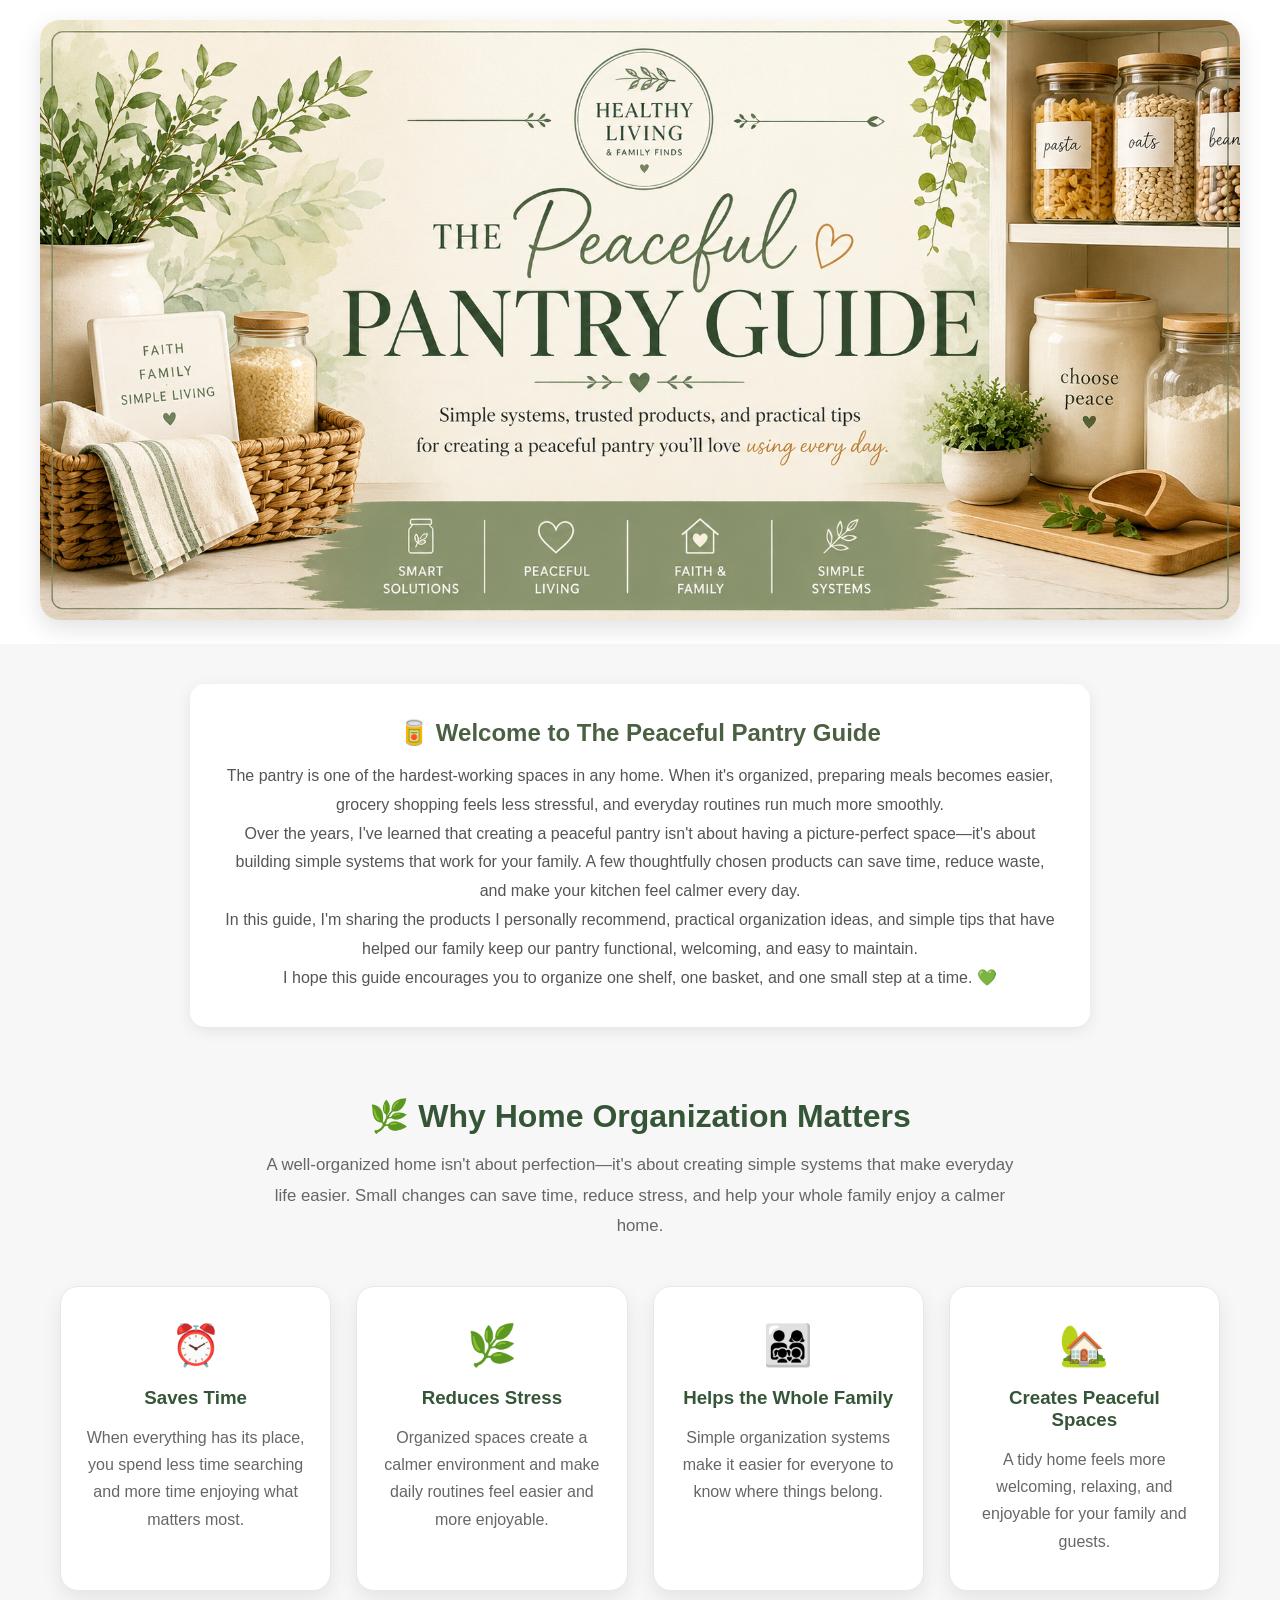
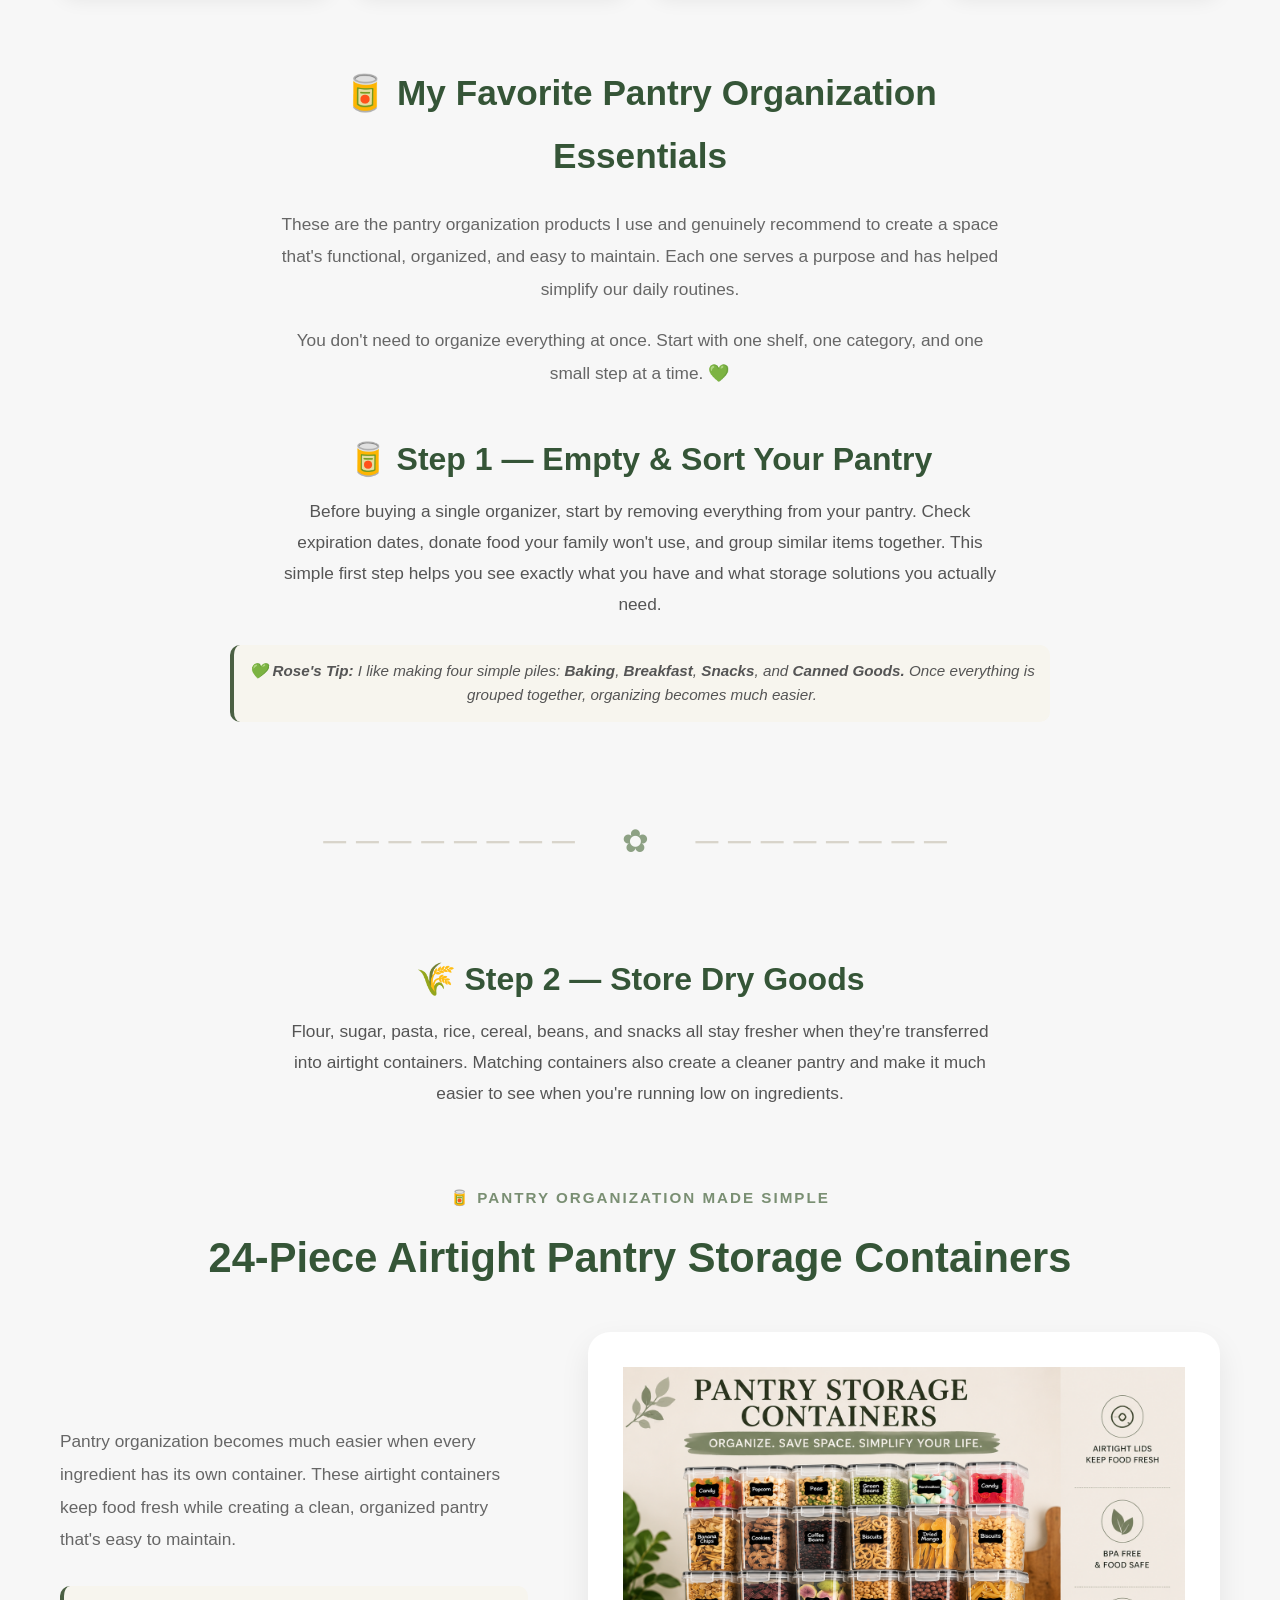
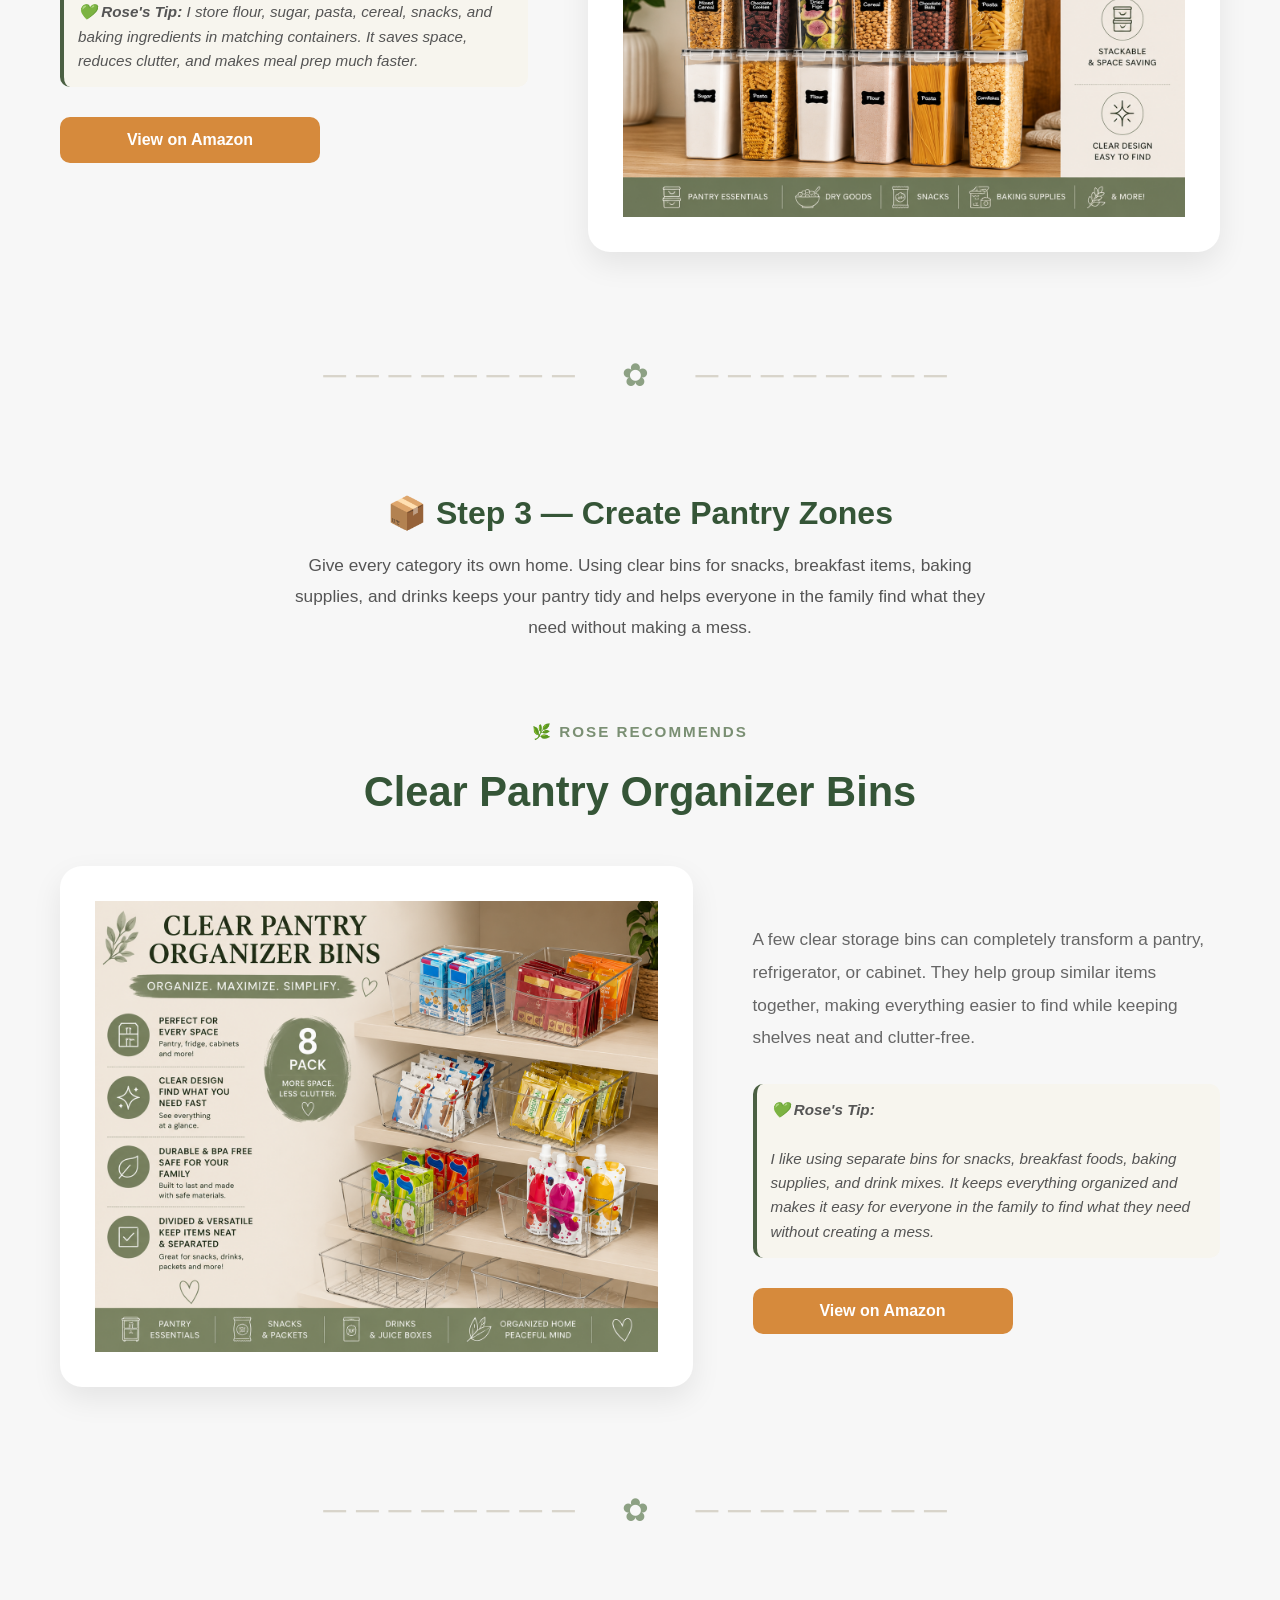
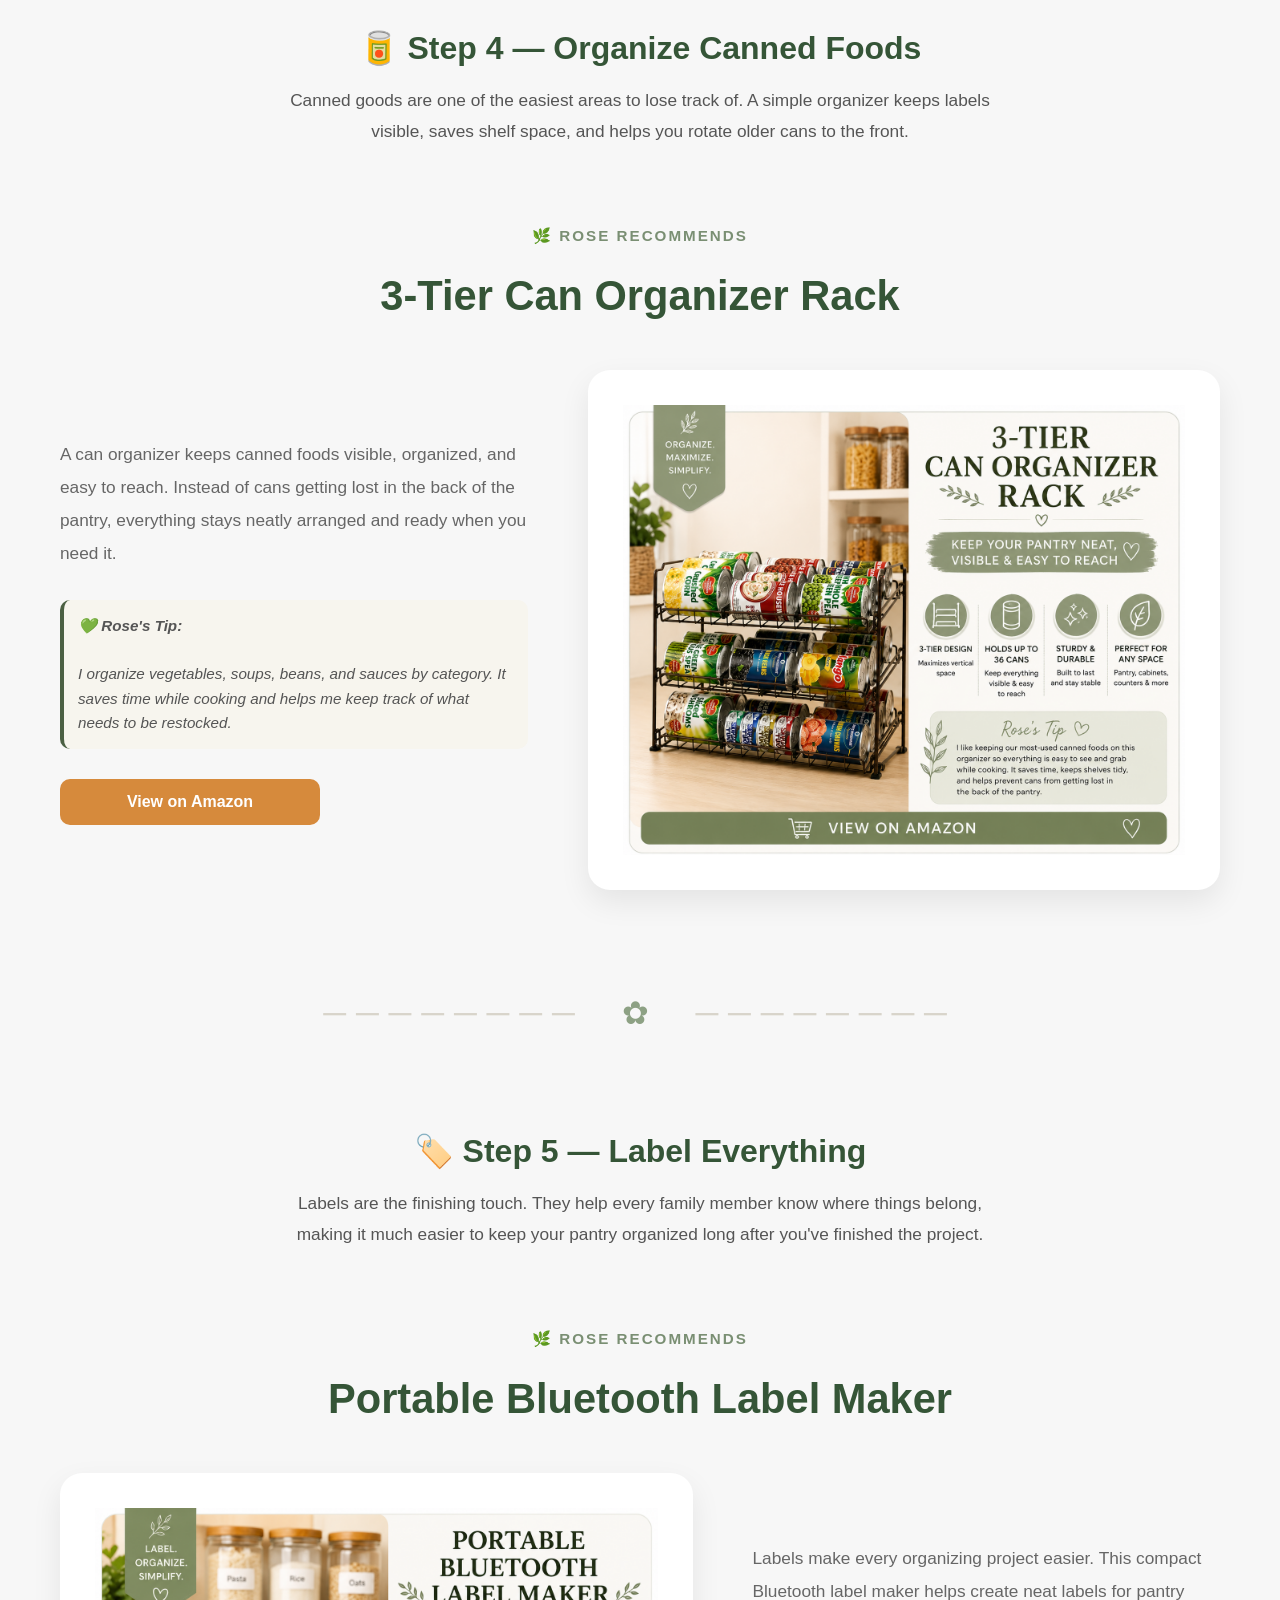
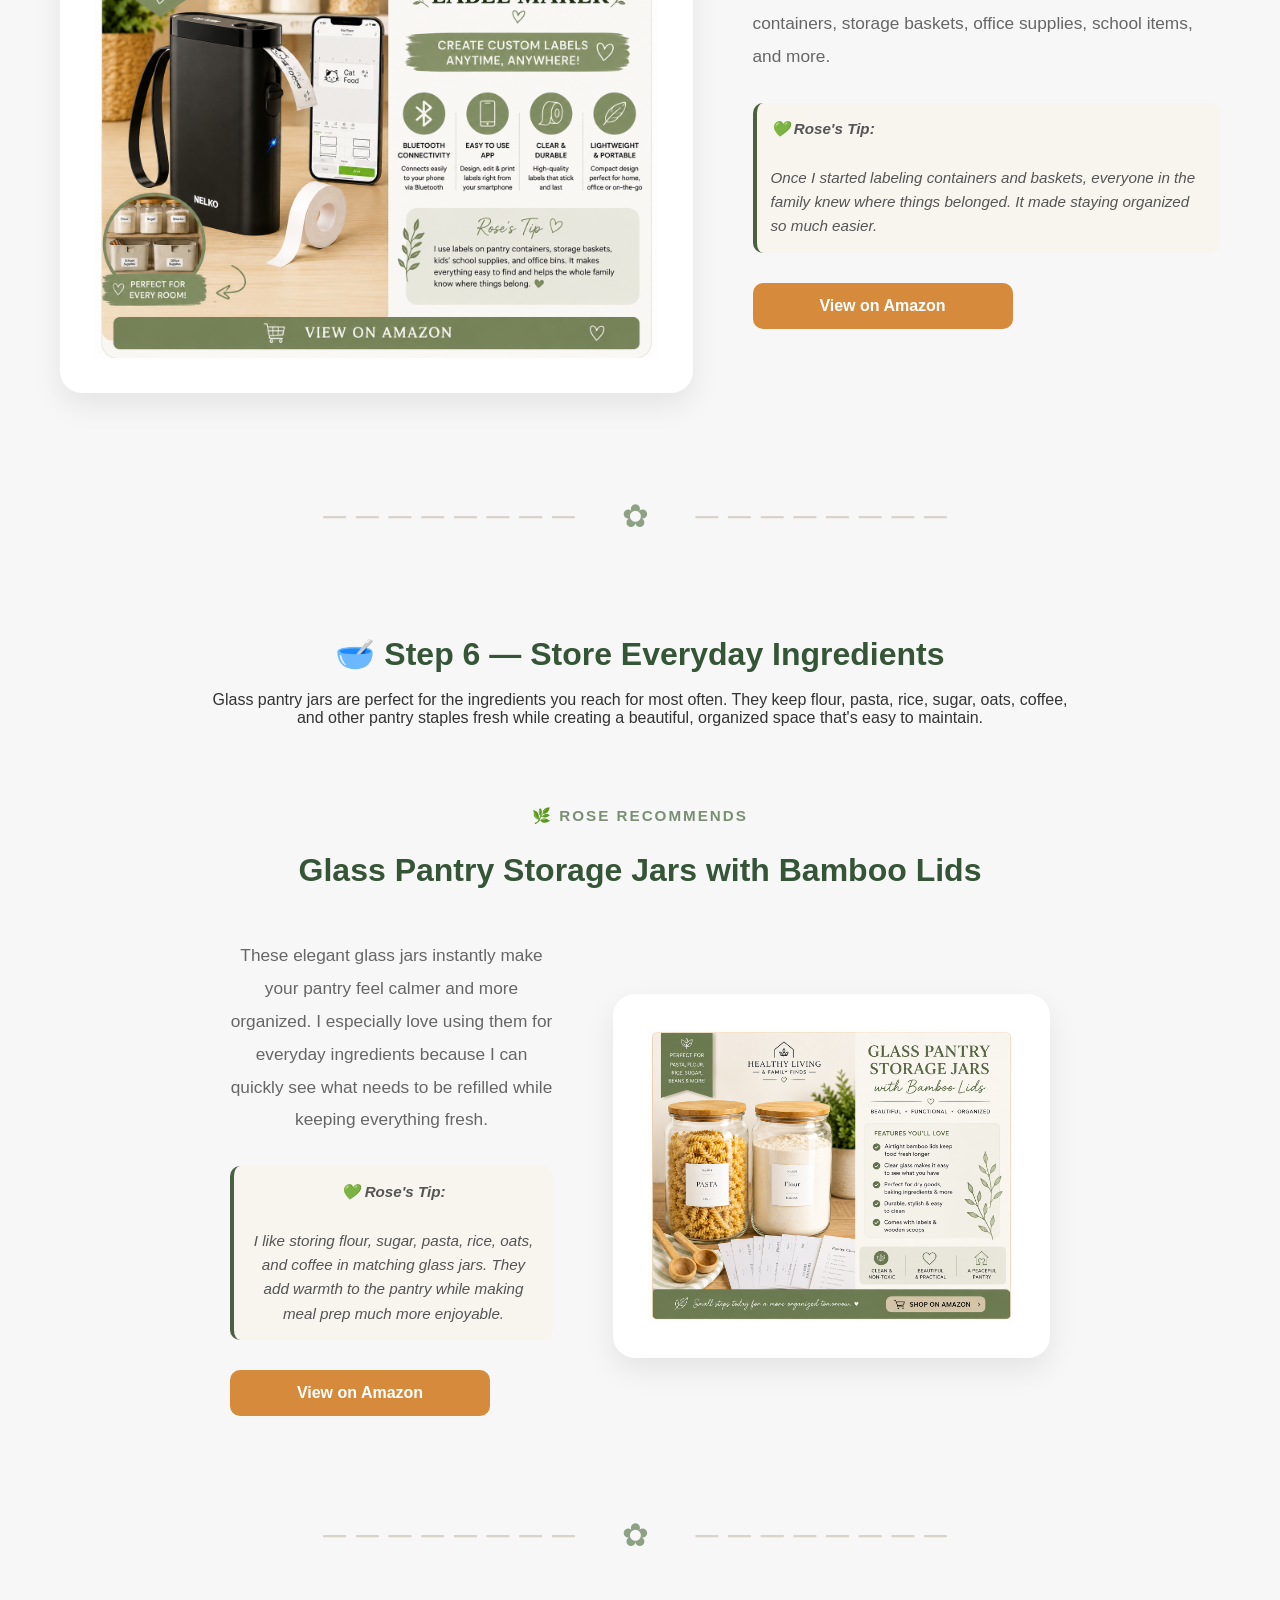
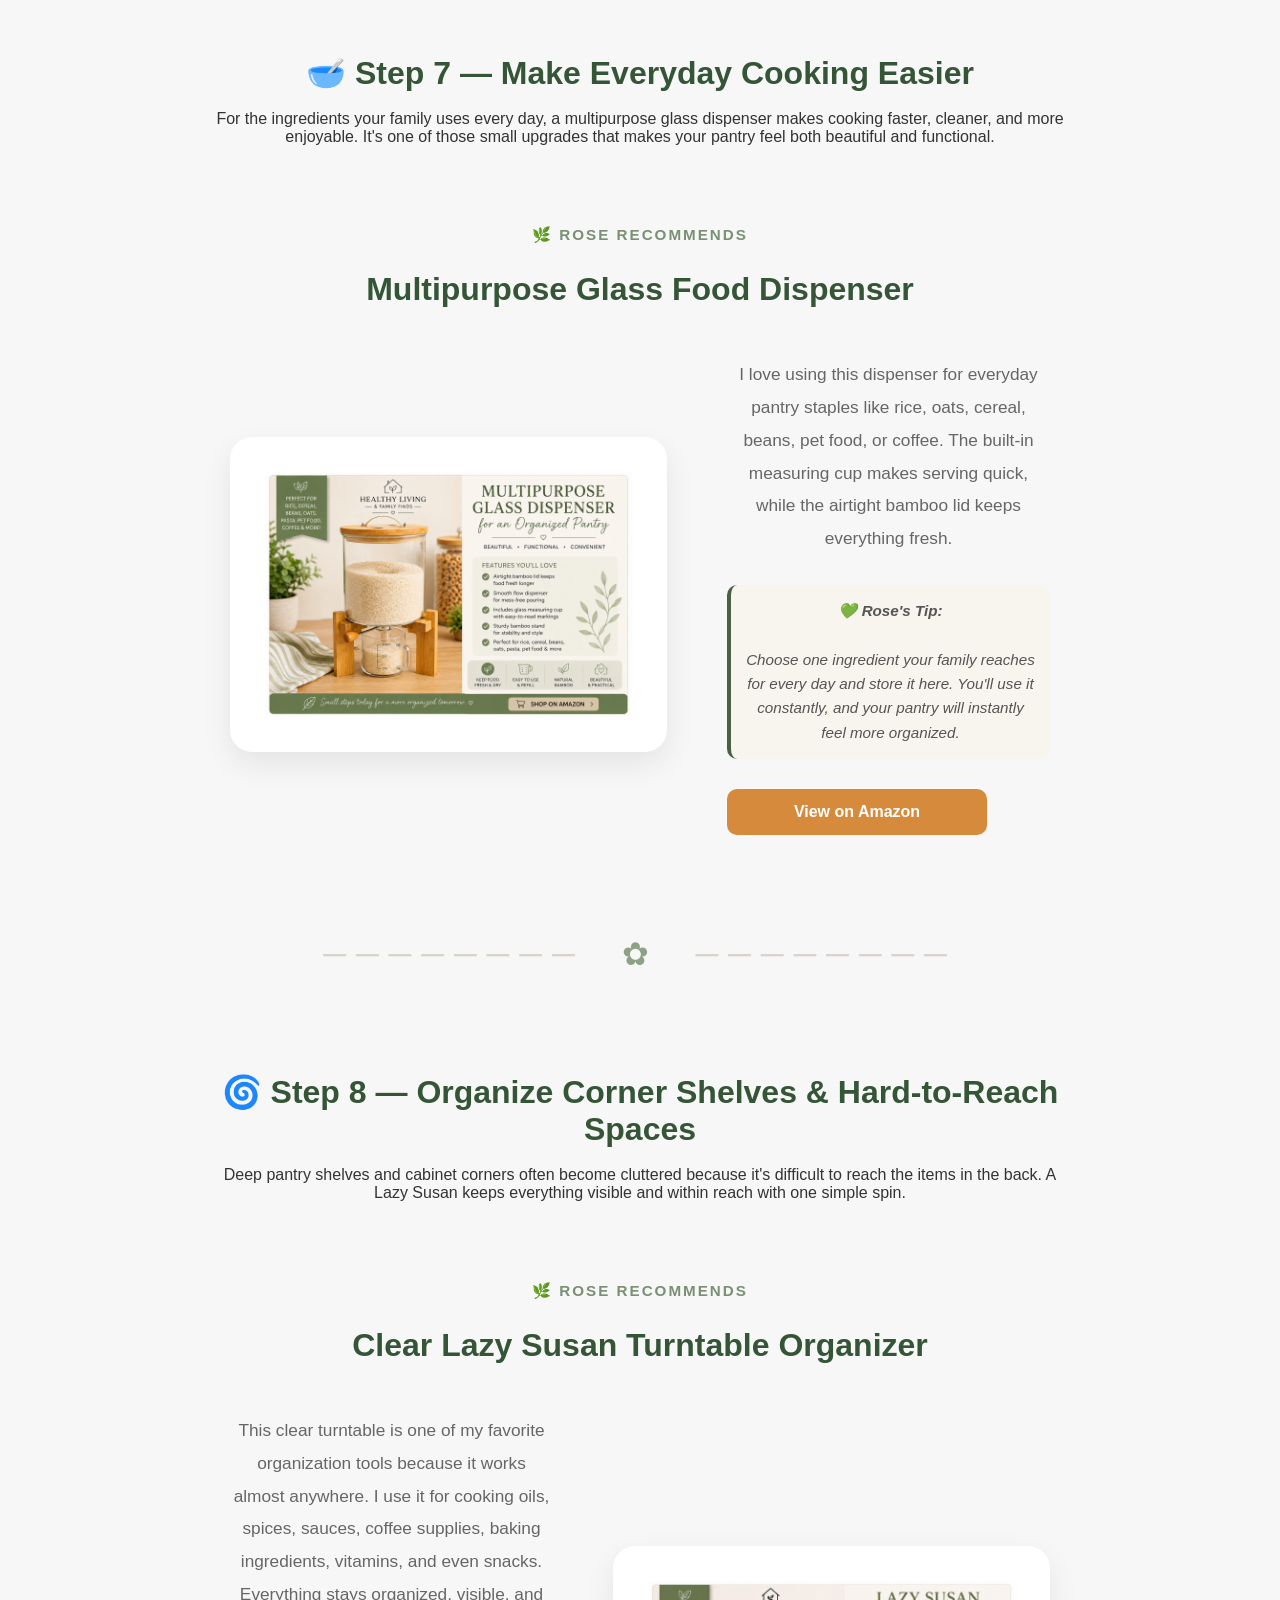
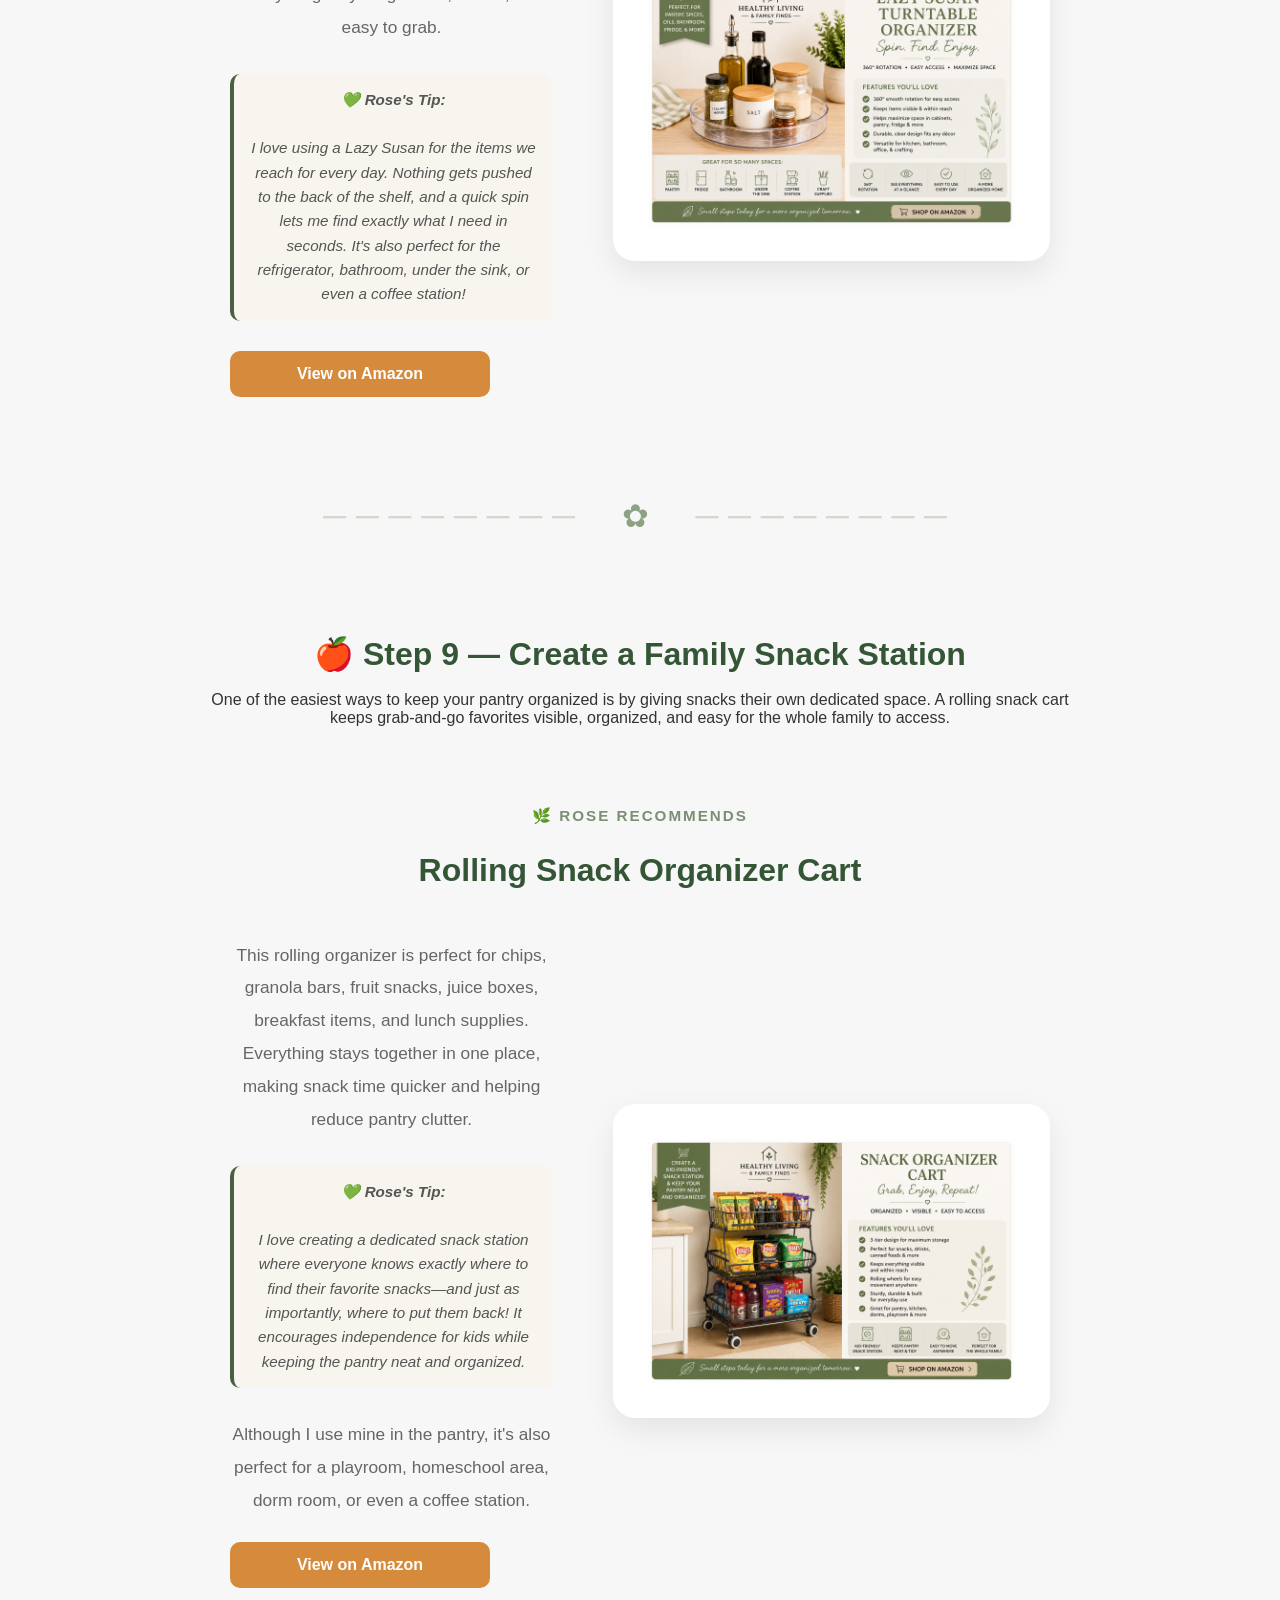
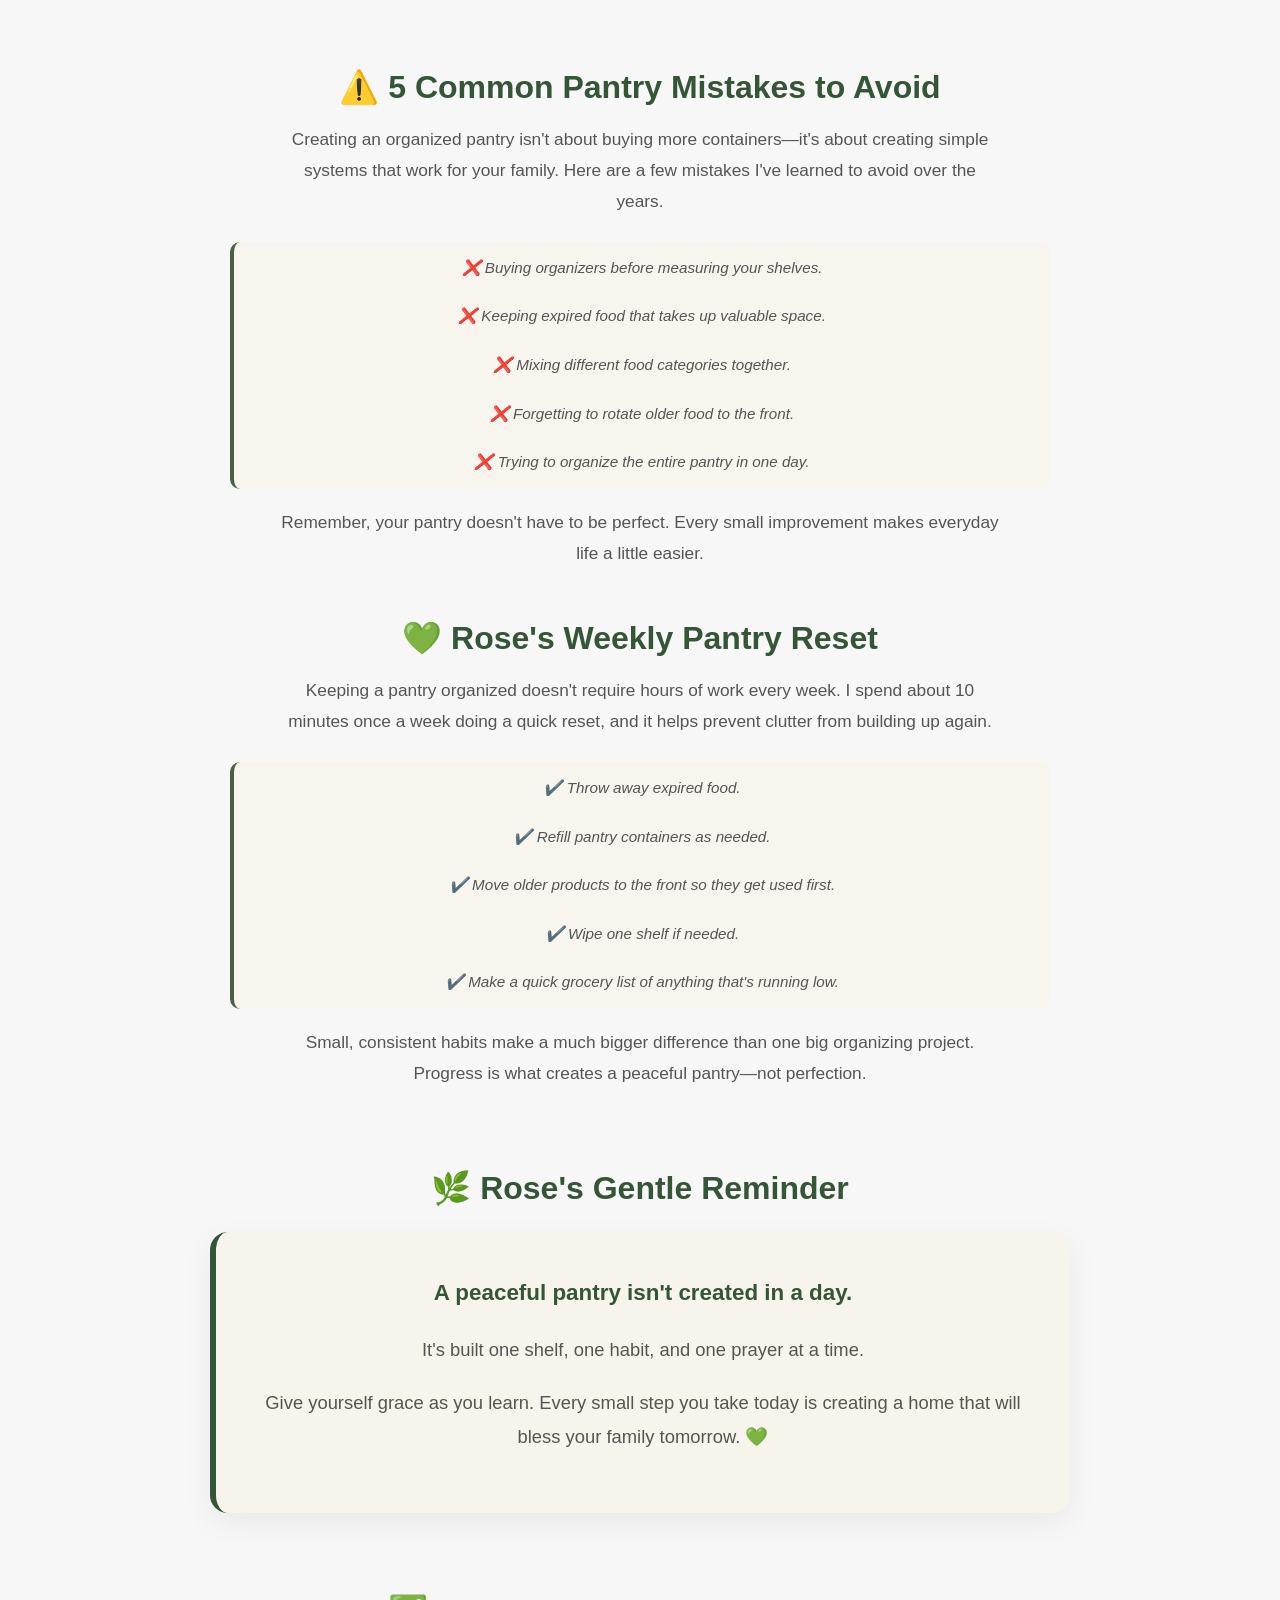
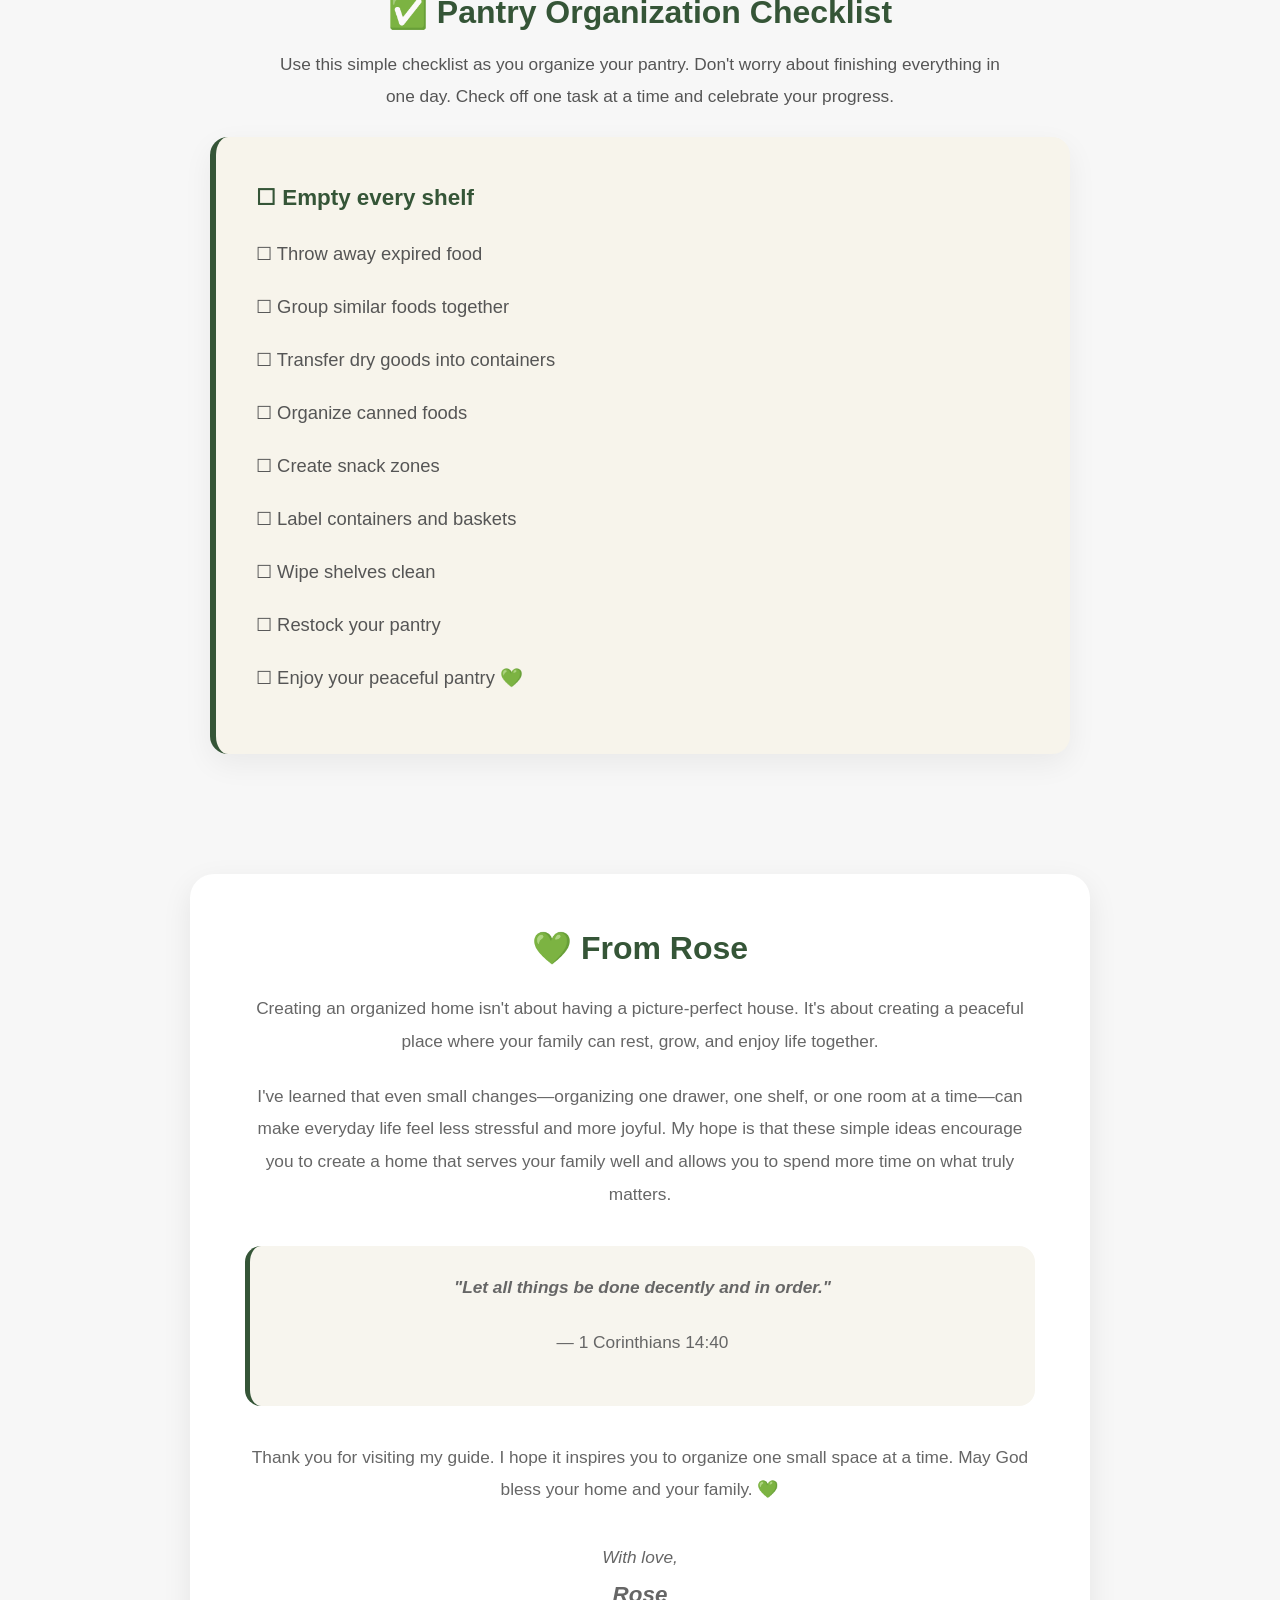
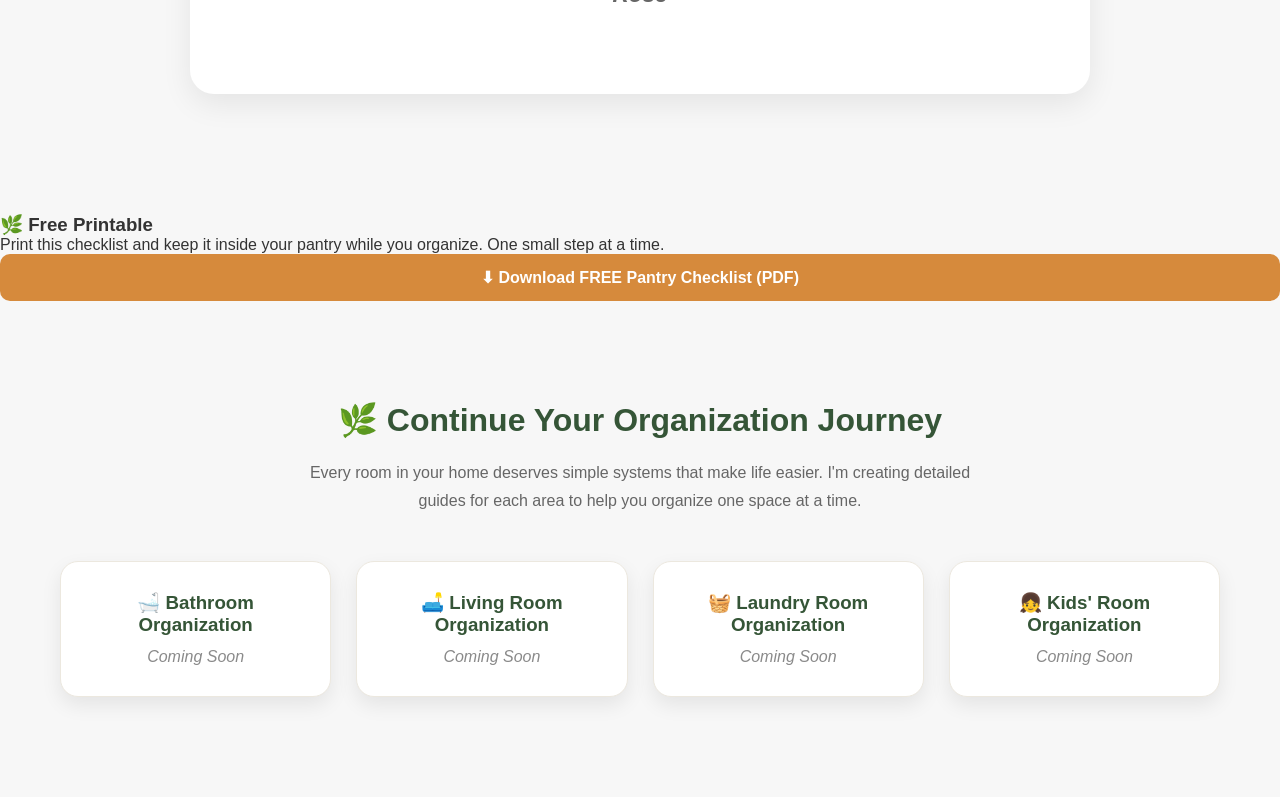
<file: home-organization-guide.html>
<!DOCTYPE html>
<html lang="en">
<head>
<meta charset="UTF-8">
<meta name="viewport" content="width=device-width, initial-scale=1.0">
<title>The Peaceful Pantry Guide | Healthy Living & Family Finds</title>
  
<style>
*{
    margin:0;
    padding:0;
    box-sizing:border-box;
}

body{
    font-family:Arial, Helvetica, sans-serif;
    background:#f7f7f7;
    color:#333;
}

.hero{
    background:#ffffff;
    text-align:center;
    padding:20px;
}

.banner{
    width:100%;
    max-width:1200px;
    border-radius:20px;
    box-shadow:0 8px 25px rgba(0,0,0,.12);
}
.navbar{
    background:white;
    display:flex;
    justify-content:center;
    align-items:center;
    flex-wrap:wrap;
    gap:12px;
    padding:18px 20px;
    box-shadow:0 3px 12px rgba(0,0,0,.06);
    margin-bottom:20px;
}

.navbar a{
    text-decoration:none;
    color:#355537;
    font-weight:600;
    padding:10px 16px;
    border-radius:10px;
    transition:.3s;
}

.navbar a:hover{
    background:#355537;
    color:white;
}
    
.disclosure{
    background:#fff8e7;
    padding:15px;
    text-align:center;
    font-size:.9rem;
}

/* ADD THIS HERE */

.welcome{
    background:white;
    max-width:900px;
    margin:40px auto;
    padding:35px;
    border-radius:15px;
    text-align:center;
    box-shadow:0 4px 15px rgba(0,0,0,.08);
}

.welcome h2{
    color:#4b6043;
    margin-bottom:15px;
}

.welcome p{
    color:#555;
    line-height:1.8;
}

/* THEN YOUR NEXT SECTION */

.container{
    max-width:1200px;
    margin:auto;
    padding:30px 20px;
}

.category-title{
    margin:60px 0 20px;
    font-size:2rem;
    text-align:center;
    color:#4b6043;
}

.products{
    display:grid;
    grid-template-columns:repeat(3, 1fr);
    gap:35px;
    margin-bottom:60px;
    align-items:stretch;
}

@media (max-width: 900px){
    .products{
        grid-template-columns:repeat(2, 1fr);
    }
}

@media (max-width: 600px){
    .products{
        grid-template-columns:1fr;
    }
}
    
.card{
    background:white;
    border-radius:18px;
    overflow:hidden;
    box-shadow:0 8px 20px rgba(0,0,0,.08);
    border:1px solid #ece8df;
    transition:all .3s ease;
    display:flex;
    flex-direction:column;
    height:100%;
}
    
.card:hover{
    transform:translateY(-5px);
}

.card img{
    width:100%;
    height:260px;
    object-fit:contain;
    background:white;
    padding:20px;
    border-radius:12px;
}

.card-content{
    padding:20px;
    display:flex;
    flex-direction:column;
    flex-grow:1;
}
    .card-content .btn{
    margin-top:auto;
}
    
.card h3{
    margin-bottom:12px;
    text-align:center;
    color:#2f4732;
    font-size:1.25rem;
}
    
.card p{
    color:#666;
    margin-bottom:18px;
    line-height:1.6;
    text-align:center;
    font-size:.98rem;
}
    .rose-tip{
    background:#f7f5ee;
    border-left:4px solid #4b6043;
    padding:14px;
    margin:18px 20px;
    border-radius:10px;
    color:#555;
    font-size:.95rem;
    line-height:1.6;
    font-style:italic;
}
    
.btn{
    display:block;
    width:100%;
    text-align:center;
    background:#d68a3c;
    color:white;
    text-decoration:none;
    padding:14px;
    border-radius:10px;
    font-weight:600;
    transition:.3s;
}
    
.btn:hover{
    background:#b8742d;
    transform:translateY(-2px);
}

.about-btn{
    display:inline-block;
    margin-top:25px;
    padding:14px 28px;
    background:#355537;
    color:white;
    text-decoration:none;
    border-radius:12px;
    font-weight:600;
    transition:.3s;
}

.about-btn:hover{
    background:#2b452d;
    transform:translateY(-2px);
}
.category-banner{
    width:100%;
    display:block;
    margin:25px auto 20px;
    border-radius:18px;
    box-shadow:0 8px 20px rgba(0,0,0,.08);
}

.category-description{
    color:#666;
    font-size:1.05rem;
    line-height:1.7;
    margin-top:-5px;
    margin-bottom:25px;
    max-width:850px;
}

.rose-picks{
    background:#ffffff;
    margin:70px auto;
    padding:55px;
    border-radius:25px;
    box-shadow:0 10px 30px rgba(0,0,0,.08);
    max-width:1200px;
}

.rose-picks h2{
    text-align:center;
    color:#355537;
    margin-bottom:15px;
    font-size:2rem;
}

.rose-intro{
    text-align:center;
    max-width:750px;
    margin:0 auto 45px;
    color:#666;
    line-height:1.8;
    font-size:1.05rem;
}

.rose-grid{
    display:flex;
    justify-content:center;
    gap:30px;
    flex-wrap:wrap;
}
    
.rose-card{
    width:420px;
    background:white;
    border-radius:20px;
    overflow:hidden;
    box-shadow:0 8px 20px rgba(0,0,0,.08);
    border:1px solid #ece8df;
    display:flex;
    flex-direction:column;
    transition:all .3s ease;
}
    
.rose-card:hover{
    transform:translateY(-6px);
    box-shadow:0 14px 35px rgba(0,0,0,.12);
}
    
.rose-card img{
    width:100%;
    height:280px;
    object-fit:cover;
    display:block;
    border-bottom:1px solid #ece8df;
}
    
.rose-card h3{
    text-align:center;
    color:#355537;
    margin:24px 20px 12px;
    font-size:1.3rem;
}

.rose-card p{
    padding:0 25px;
    text-align:center;
    line-height:1.7;
    color:#666;
    flex-grow:1;
}
    
.rose-highlight{
    color:#4b6043;
    font-weight:700;
    text-align:center;
    font-size:1rem;
    margin:18px 20px 8px;
} 

.rose-badge{
    background:#4b6043;
    color:white;
    text-align:center;
    padding:10px;
    font-size:.9rem;
    font-weight:bold;
    letter-spacing:.5px;
}
    
.rose-card .btn{
    margin:20px auto 25px;
    width:80%;
    text-align:center;
}
    
footer{
    text-align:center;
    padding:40px 20px;
    color:#777;
}
    
.social{
    margin-top:15px;
}

.social a{
    text-decoration:none;
    margin:0 10px;
    color:#333;
    font-weight:bold;
}
.quick-links{
    max-width:1100px;
    margin:35px auto 60px;
    display:flex;
    flex-wrap:wrap;
    justify-content:center;
    gap:18px;
}
    
.quick-links a{
    text-decoration:none;
    background:white;
    color:#355537;
    padding:16px 24px;
    border-radius:14px;
    font-weight:600;
    box-shadow:0 6px 18px rgba(0,0,0,.08);
    transition:.3s;
    border:1px solid #ece8df;
}
    
.quick-links a:hover{
    background:#355537;
    color:white;
    transform:translateY(-4px);
    box-shadow:0 10px 22px rgba(0,0,0,.12);
}

/* ---------- WHY HOME ORGANIZATION ---------- */

.why-organize{
    max-width:1200px;
    margin:70px auto;
    padding:0 20px;
}

.why-organize h2{
    text-align:center;
    color:#355537;
    font-size:2rem;
    margin-bottom:15px;
}

.why-intro{
    max-width:760px;
    margin:0 auto 45px;
    text-align:center;
    color:#666;
    line-height:1.8;
    font-size:1.05rem;
}

.benefits{
    display:grid;
    grid-template-columns:repeat(auto-fit,minmax(240px,1fr));
    gap:25px;
}

.benefit-card{
    background:white;
    border-radius:18px;
    padding:35px 25px;
    text-align:center;
    box-shadow:0 8px 20px rgba(0,0,0,.08);
    border:1px solid #ece8df;
    transition:.3s;
}

.benefit-card:hover{
    transform:translateY(-6px);
}

.benefit-icon{
    font-size:2.5rem;
    margin-bottom:18px;
}

.benefit-card h3{
    color:#355537;
    margin-bottom:15px;
}

.benefit-card p{
    color:#666;
    line-height:1.7;
}

/* ---------- GUIDE INTRO ---------- */

.guide-intro{
    max-width:900px;
    margin:80px auto 50px;
    text-align:center;
    padding:0 20px;
}

.guide-intro h2{
    color:#355537;
    font-size:2.2rem;
    margin-bottom:20px;
}

.guide-intro p{
    color:#666;
    line-height:1.9;
    font-size:1.08rem;
    margin-bottom:18px;
}

/* ---------- GUIDE PRODUCT ---------- */

.guide-product{
    max-width:1200px;
    margin:90px auto;
    padding:0 20px;
    display:grid;
    grid-template-columns:1fr 1fr;
    gap:60px;
    align-items:center;
}

.guide-product-image img{
    width:100%;
    border-radius:22px;
    background:white;
    padding:30px;
    box-shadow:0 10px 28px rgba(0,0,0,.08);
}

.guide-product-content{
    display:flex;
    flex-direction:column;
}

.guide-number{
    font-size:.95rem;
    color:#9a9a9a;
    font-weight:bold;
    letter-spacing:2px;
    margin-bottom:12px;
}

.guide-product-content h2{
    color:#355537;
    font-size:2.2rem;
    margin-bottom:20px;
}

.guide-product-content p{
    color:#666;
    line-height:1.9;
    font-size:1.08rem;
    margin-bottom:22px;
}

.guide-product .rose-tip{
    margin:0 0 30px;
}

.guide-product .btn{
    width:260px;
}

@media (max-width:900px){

    .guide-product{

        grid-template-columns:1fr;

        gap:35px;

    }

    .guide-product-content{

        text-align:center;

    }

    .guide-product .btn{

        width:100%;

    }

}

  /* ---------- PRODUCT STORY ---------- */

.product-story{
    max-width:1200px;
    margin:80px auto;
    padding:0 20px;
}

.story-title{
    text-align:center;
    margin-bottom:50px;
}

.story-title span{
    display:inline-block;
    color:#7a8f73;
    font-weight:700;
    letter-spacing:2px;
    text-transform:uppercase;
    margin-bottom:15px;
    font-size:.95rem;
}

.story-title h2{
    color:#355537;
    font-size:2.6rem;
    margin-top:12px;
}

.story-layout{
    display:grid;
    grid-template-columns:1.15fr .85fr;
    gap:60px;
    align-items:center;
}

  .story-layout.reverse{

    grid-template-columns:.85fr 1.15fr;

}

  .story-layout.reverse .story-text{
    order:1;
}

.story-layout.reverse .story-image{
    order:2;
}
  
  .story-image img{
    width:100%;
    background:white;
    border-radius:22px;
    padding:35px;
    box-shadow:0 12px 30px rgba(0,0,0,.08);
}

.story-text p{
    color:#666;
    line-height:1.9;
    font-size:1.08rem;
    margin-bottom:25px;
}

.story-text .rose-tip{
    margin:30px 0;
}

.story-text .btn{
    width:260px;
   margin-top:10px;
}

@media(max-width:900px){

.story-layout{
    grid-template-columns:1fr;
}

.story-title{
    margin-bottom:35px;
}

.story-text{
    text-align:center;
}

.story-text .btn{
    width:100%;
}

}

  /* ---------- GUIDE DIVIDER ---------- */

.guide-divider{

    text-align:center;

    margin:100px auto;

    color:#8da184;

    font-size:2rem;

    letter-spacing:10px;

}

.guide-divider::before{

    content:"────────";

    color:#d8d4ca;

    margin-right:18px;

}

.guide-divider::after{

    content:"────────";

    color:#d8d4ca;

    margin-left:18px;

}

  /* ---------- FROM ROSE ---------- */

.from-rose{

    max-width:900px;

    margin:120px auto;

    padding:55px;

    background:white;

    border-radius:24px;

    text-align:center;

    box-shadow:0 10px 30px rgba(0,0,0,.08);

}

.from-rose h2{

    color:#355537;

    margin-bottom:25px;

    font-size:2rem;

}

.from-rose p{

    color:#666;

    line-height:1.9;

    font-size:1.08rem;

    margin-bottom:22px;

}

.bible-verse{

    background:#f7f5ee;

    border-left:5px solid #355537;

    padding:25px;

    margin:35px 0;

    border-radius:16px;

}

.verse{

    color:#355537;

    font-size:1.25rem;

    font-style:italic;

    font-weight:600;

}

.reference{

    margin-top:10px;

    color:#777;

}

/* ---------- CONTINUE YOUR ORGANIZATION JOURNEY ---------- */

.coming-guides{
    max-width:1200px;
    margin:100px auto;
    padding:0 20px;
    text-align:center;
}

.coming-guides h2{
    color:#355537;
    font-size:2rem;
    margin-bottom:20px;
}

.coming-guides > p{
    max-width:700px;
    margin:0 auto 45px;
    color:#666;
    line-height:1.8;
}

.guide-grid{
    display:grid;
    grid-template-columns:repeat(auto-fit,minmax(220px,1fr));
    gap:25px;
}

.guide-card{
    background:white;
    border-radius:18px;
    padding:30px 20px;
    box-shadow:0 8px 20px rgba(0,0,0,.08);
    border:1px solid #ece8df;
    transition:.3s;
}

.guide-card:hover{
    transform:translateY(-5px);
}

.guide-card h3{
    color:#355537;
    margin-bottom:12px;
}

.guide-card p{
    color:#8a8a8a;
    font-style:italic;
}

  .signature{

    margin-top:35px;

    color:#355537;

    font-size:1.15rem;

    line-height:1.8;

    font-style:italic;

}

.signature strong{

    font-size:1.4rem;

}

/* ---------- Guide Sections ---------- */

.guide-section{
    max-width:900px;
    margin:50px auto 30px;
    text-align:center;
    padding:0 20px;
}

.guide-section h2{
    color:#355537;
    font-size:2rem;
    margin-bottom:18px;
}

.guide-intro{
    max-width:760px;
    margin:0 auto 25px;
    font-size:1.08rem;
    line-height:1.8;
    color:#555;
}

/* ---------- ROSE'S GENTLE REMINDER ---------- */

.gentle-reminder{
    max-width:900px;
    margin:80px auto;
    text-align:center;
    padding:0 20px;
}

.gentle-reminder h2{
    color:#355537;
    font-size:2rem;
    margin-bottom:25px;
}

.reminder-card{
    background:#f7f4eb;
    border-left:6px solid #355537;
    border-radius:18px;
    padding:40px;
    box-shadow:0 10px 30px rgba(0,0,0,.06);
}

.reminder-card p{
    font-size:1.15rem;
    line-height:1.9;
    color:#555;
    margin-bottom:18px;
}

.reminder-card p:first-child{
    font-weight:700;
    color:#355537;
    font-size:1.4rem;
}
  
</style>
</head>

<body>

<header class="hero">
  
<img src="peaceful-pantry-guide-banner.png"
     alt="The Peaceful Pantry Guide"
     class="banner">
  
</header>
<section class="welcome">

<h2>🥫 Welcome to The Peaceful Pantry Guide</h2>

<p>
The pantry is one of the hardest-working spaces in any home. When it's organized, preparing meals becomes easier, grocery shopping feels less stressful, and everyday routines run much more smoothly.
</p>

<p>
Over the years, I've learned that creating a peaceful pantry isn't about having a picture-perfect space—it's about building simple systems that work for your family. A few thoughtfully chosen products can save time, reduce waste, and make your kitchen feel calmer every day.
</p>

<p>
In this guide, I'm sharing the products I personally recommend, practical organization ideas, and simple tips that have helped our family keep our pantry functional, welcoming, and easy to maintain.
</p>

<p>
I hope this guide encourages you to organize one shelf, one basket, and one small step at a time. 💚
</p>

</section>
  
  <section class="why-organize">

    <h2>🌿 Why Home Organization Matters</h2>

    <p class="why-intro">
        A well-organized home isn't about perfection—it's about creating simple systems that make everyday life easier. Small changes can save time, reduce stress, and help your whole family enjoy a calmer home.
    </p>

    <div class="benefits">

        <div class="benefit-card">
            <div class="benefit-icon">⏰</div>
            <h3>Saves Time</h3>
            <p>
                When everything has its place, you spend less time searching and more time enjoying what matters most.
            </p>
        </div>

        <div class="benefit-card">
            <div class="benefit-icon">🌿</div>
            <h3>Reduces Stress</h3>
            <p>
                Organized spaces create a calmer environment and make daily routines feel easier and more enjoyable.
            </p>
        </div>

        <div class="benefit-card">
            <div class="benefit-icon">👨‍👩‍👧‍👦</div>
            <h3>Helps the Whole Family</h3>
            <p>
                Simple organization systems make it easier for everyone to know where things belong.
            </p>
        </div>

        <div class="benefit-card">
            <div class="benefit-icon">🏡</div>
            <h3>Creates Peaceful Spaces</h3>
            <p>
                A tidy home feels more welcoming, relaxing, and enjoyable for your family and guests.
            </p>
        </div>

    </div>

</section>

  <section class="guide-intro">

   <h2>🥫 My Favorite Pantry Organization Essentials</h2>
    
 <p>
These are the pantry organization products I use and genuinely recommend to create a space that's functional, organized, and easy to maintain. Each one serves a purpose and has helped simplify our daily routines.
</p>

<p>
You don't need to organize everything at once. Start with one shelf, one category, and one small step at a time. 💚
</p>
  </section>
  
<section class="guide-section">

<h2>🥫 Step 1 — Empty & Sort Your Pantry</h2>

<p class="guide-intro">

Before buying a single organizer, start by removing everything from your pantry. Check expiration dates, donate food your family won't use, and group similar items together. This simple first step helps you see exactly what you have and what storage solutions you actually need.

</p>

<div class="rose-tip">

💚 <strong>Rose's Tip:</strong>

I like making four simple piles:
<strong>Baking</strong>,
<strong>Breakfast</strong>,
<strong>Snacks</strong>, and
<strong>Canned Goods.</strong>

Once everything is grouped together, organizing becomes much easier.

</div>

</section>
  
  <div class="guide-divider">

    ✿

</div>
<section class="guide-section">

<h2>🌾 Step 2 — Store Dry Goods</h2>

<p class="guide-intro">

Flour, sugar, pasta, rice, cereal, beans, and snacks all stay fresher when they're transferred into airtight containers. Matching containers also create a cleaner pantry and make it much easier to see when you're running low on ingredients.

</p>

</section>
  <section class="product-story">

    <div class="story-title">

        <span>🥫 Pantry Organization Made Simple</span>

        <h2>24-Piece Airtight Pantry Storage Containers</h2>

    </div>

    <div class="story-layout reverse">

        <div class="story-text">

            <p>
                Pantry organization becomes much easier when every ingredient has its own container. These airtight containers keep food fresh while creating a clean, organized pantry that's easy to maintain.
            </p>

            <div class="rose-tip">

                💚 <strong>Rose's Tip:</strong>

                I store flour, sugar, pasta, cereal, snacks, and baking ingredients in matching containers. It saves space, reduces clutter, and makes meal prep much faster.

            </div>

            <a href="https://www.amazon.com/Airtight-Containers-Vtopmart-Organization-Canisters/dp/B08ZK5WDWN?crid=1Z4QDDOWIMQYR&dib=eyJ2IjoiMSJ9.[base64].thigKA0QcV-jO0EYQeg4c54PSYkuG728nYEpVYApbmg&dib_tag=se&keywords=pantry%2Borganization&qid=1782594287&sprefix=pantry%2Borganization%2Caps%2C162&sr=8-1-spons&sp_csd=d2lkZ2V0TmFtZT1zcF9hdGY&th=1&linkCode=ll2&tag=rosmeryguerra-20&linkId=2d77153aa28bb7a6e9c9f6466a60bf6a&language=en_US&ref_=as_li_ss_tl"
               class="btn"
               target="_blank">

                View on Amazon

            </a>

        </div>

        <div class="story-image">

            <img src="pantry-storage-containers.png"
                 alt="24-Piece Airtight Pantry Storage Containers">

        </div>

    </div>

</section>

  <div class="guide-divider">

    ✿

</div>
  <section class="guide-section">

<h2>📦 Step 3 — Create Pantry Zones</h2>

<p class="guide-intro">

Give every category its own home. Using clear bins for snacks, breakfast items, baking supplies, and drinks keeps your pantry tidy and helps everyone in the family find what they need without making a mess.

</p>

</section>
  
  <section class="product-story">

    <div class="story-title">

        <span>🌿 Rose Recommends</span>

        <h2>Clear Pantry Organizer Bins</h2>

    </div>

    <div class="story-layout">

        <div class="story-image">

            <img src="clear-pantry-organizer-bins.png"
                 alt="Clear Pantry Organizer Bins">

        </div>

        <div class="story-text">

            <p>

                A few clear storage bins can completely transform a pantry, refrigerator, or cabinet. They help group similar items together, making everything easier to find while keeping shelves neat and clutter-free.

            </p>

            <div class="rose-tip">

                💚 <strong>Rose's Tip:</strong><br><br>

                I like using separate bins for snacks, breakfast foods, baking supplies, and drink mixes. It keeps everything organized and makes it easy for everyone in the family to find what they need without creating a mess.

            </div>

            <a href="https://www.amazon.com/Vtopmart-Storage-Organizer-Organization-Compartment/dp/B0B9BDQTV9?dib=eyJ2IjoiMSJ9.[base64].uxKs4_eT3JMZLK6i_l3jR5x8uENq-rxMRaPtbiN7EPI&dib_tag=se&keywords=pantry%2Borganizers%2Band%2Bstorage&qid=1782594772&sr=8-20-spons&sp_csd=d2lkZ2V0TmFtZT1zcF9tdGY&th=1&linkCode=ll2&tag=rosmeryguerra-20&linkId=c54001c10cf2bc9e0df4b6b2ee27f162&language=en_US&ref_=as_li_ss_tl"
               class="btn"
               target="_blank">

                View on Amazon

            </a>

        </div>

    </div>

</section>

  <div class="guide-divider">
    ✿
</div>
  
<section class="guide-section">

<h2>🥫 Step 4 — Organize Canned Foods</h2>

<p class="guide-intro">

Canned goods are one of the easiest areas to lose track of. A simple organizer keeps labels visible, saves shelf space, and helps you rotate older cans to the front.

</p>

</section>
  <section class="product-story">

    <div class="story-title">

        <span>🌿 Rose Recommends</span>

        <h2>3-Tier Can Organizer Rack</h2>

    </div>

    <div class="story-layout reverse">

        <div class="story-text">

            <p>
                A can organizer keeps canned foods visible, organized, and easy to reach. Instead of cans getting lost in the back of the pantry, everything stays neatly arranged and ready when you need it.
            </p>

            <div class="rose-tip">

                💚 <strong>Rose's Tip:</strong><br><br>

                I organize vegetables, soups, beans, and sauces by category. It saves time while cooking and helps me keep track of what needs to be restocked.

            </div>

            <a href="https://www.amazon.com/SimpleHouseware-Stackable-Rack-Organizer-Chrome/dp/B01IIXR2II?crid=25EINJYC6CE7N&dib=eyJ2IjoiMSJ9.[base64].9hz8T30Cuu3dt3j0G1jCosx8CDe6maCj9Wcy8hznMUc&dib_tag=se&keywords=pantry%2Borganizers%2Band%2Bstorage%2Bcans&qid=1782596520&sprefix=pantry%2Borganizers%2Band%2Bstorage%2Bcans%2Caps%2C166&sr=8-2-spons&sp_csd=d2lkZ2V0TmFtZT1zcF9hdGY&th=1&linkCode=ll2&tag=rosmeryguerra-20&linkId=e66ebf3f7da5a5fe61ffb2846f4466d0&language=en_US&ref_=as_li_ss_tl"
               class="btn"
               target="_blank">

                View on Amazon

            </a>

        </div>

        <div class="story-image">

            <img src="can-organizer-rack.png"
                 alt="3-Tier Can Organizer Rack">

        </div>

    </div>

</section>

  <div class="guide-divider">
    ✿
</div>
  
<section class="guide-section">

<h2>🏷️ Step 5 — Label Everything</h2>

<p class="guide-intro">

Labels are the finishing touch. They help every family member know where things belong, making it much easier to keep your pantry organized long after you've finished the project.

</p>

</section>
  <section class="product-story">

    <div class="story-title">

        <span>🌿 Rose Recommends</span>

        <h2>Portable Bluetooth Label Maker</h2>

    </div>

    <div class="story-layout">

        <div class="story-image">

            <img src="portable-label-maker.png"
                 alt="Portable Bluetooth Label Maker">

        </div>

        <div class="story-text">

            <p>
                Labels make every organizing project easier. This compact Bluetooth label maker helps create neat labels for pantry containers, storage baskets, office supplies, school items, and more.
            </p>

            <div class="rose-tip">

                💚 <strong>Rose's Tip:</strong><br><br>

                Once I started labeling containers and baskets, everyone in the family knew where things belonged. It made staying organized so much easier.

            </div>

            <a href="https://www.amazon.com/Nelko-P21-Bluetooth-Templates-Organizing/dp/B0CHJR142G?crid=3BC9XJUUB9V8P&dib=eyJ2IjoiMSJ9.[base64].9LKciQSjlCISnUQFEQHyRa8-MRfOClI-schstR8i2zU&dib_tag=se&keywords=label%2Bmaker%2Bbest%2Bsellers%2Bwith%2Btape&qid=1782598813&sprefix=label%2Bmaker%2Bbest%2Bs%2Caps%2C156&sr=8-6-spons&sp_csd=d2lkZ2V0TmFtZT1zcF9tdGY&th=1&linkCode=ll2&tag=rosmeryguerra-20&linkId=a88db572ded62844e8482e7f68fa6b4e&language=en_US&ref_=as_li_ss_tl"
               class="btn"
               target="_blank">

                View on Amazon

            </a>

        </div>

    </div>

</section>

  <div class="guide-divider">
    ✿
</div>

<section class="guide-section">

<h2>🥣 Step 6 — Store Everyday Ingredients</h2>

<p>
Glass pantry jars are perfect for the ingredients you reach for most often. They keep flour, pasta, rice, sugar, oats, coffee, and other pantry staples fresh while creating a beautiful, organized space that's easy to maintain.
</p>

<div class="product-story">

<div class="story-title">

<span>🌿 ROSE RECOMMENDS</span>

<h2>Glass Pantry Storage Jars with Bamboo Lids</h2>

</div>

<div class="story-layout reverse">

<div class="story-text">

<p>
These elegant glass jars instantly make your pantry feel calmer and more organized. I especially love using them for everyday ingredients because I can quickly see what needs to be refilled while keeping everything fresh.
</p>

<div class="rose-tip">

💚 <strong>Rose's Tip:</strong><br><br>

I like storing flour, sugar, pasta, rice, oats, and coffee in matching glass jars. They add warmth to the pantry while making meal prep much more enjoyable.

</div>

<a href="https://www.amazon.com/Yirilan-Storage-Containers-4000ml-Airtight/dp/B0FHKMXBPX?content-id=amzn1.sym.f1e24090-399e-445e-b618-1765f1ce436c%3Aamzn1.sym.f1e24090-399e-445e-b618-1765f1ce436c&crid=1LPRM4JQ2MLI8&cv_ct_cx=flour%2Band%2Bsugar%2Bcontainers%2C%2Bglass%2Bbest%2Bsellers&keywords=flour%2Band%2Bsugar%2Bcontainers%2C%2Bglass%2Bbest%2Bsellers&pd_rd_i=B0FHKMXBPX&pd_rd_r=758a36d0-fdd9-401d-a034-67cc94078a4e&pd_rd_w=2QpVk&pd_rd_wg=W8m3H&pf_rd_p=f1e24090-399e-445e-b618-1765f1ce436c&pf_rd_r=X8Z0H677DZ4P0YJ5277N&qid=1782776718&sbo=RZvfv%2F%2FHxDF%2BO5021pAnSA%3D%3D&sprefix=flour%2Band%2Bsugar%2Bcontainers%2C%2Bglass%2Bbest%2Bsellers%2Cspecialty-aps%2C133&sr=1-1-72da3c38-bbeb-4ec6-a5c8-94f3516831b3-spons&srs=121082092011&aref=fWCrfPnku9&sp_csd=d2lkZ2V0TmFtZT1zcF9zZWFyY2hfdGhlbWF0aWM&th=1&linkCode=ll2&tag=rosmeryguerra-20&linkId=4384f9d16c0d27ca27787b687c6c24f6&language=en_US&ref_=as_li_ss_tl"
class="btn"
target="_blank">

View on Amazon

</a>

</div>

<div class="story-image">

<img src="glass-pantry-jars.png"
alt="Glass Pantry Storage Jars with Bamboo Lids">

</div>

</div>

</div>

</section>
<div class="guide-divider">
    ✿
</div>
<section class="guide-section">

<h2>🥣 Step 7 — Make Everyday Cooking Easier</h2>

<p>
For the ingredients your family uses every day, a multipurpose glass dispenser makes cooking faster, cleaner, and more enjoyable. It's one of those small upgrades that makes your pantry feel both beautiful and functional.
</p>

<div class="product-story">

<div class="story-title">

<span>🌿 ROSE RECOMMENDS</span>

<h2>Multipurpose Glass Food Dispenser</h2>

</div>

<div class="story-layout">

<div class="story-image">

<img src="glass-food-dispenser.png"
alt="Multipurpose Glass Food Dispenser">

</div>

<div class="story-text">

<p>

I love using this dispenser for everyday pantry staples like rice, oats, cereal, beans, pet food, or coffee. The built-in measuring cup makes serving quick, while the airtight bamboo lid keeps everything fresh.

</p>

<div class="rose-tip">

💚 <strong>Rose's Tip:</strong><br><br>

Choose one ingredient your family reaches for every day and store it here. You'll use it constantly, and your pantry will instantly feel more organized.

</div>

<a href="https://www.amazon.com/Container-Dispenser-Creative-Organization-Airtight/dp/B086QXGCN5?crid=1K5XRK5U5TQYT&dib=eyJ2IjoiMSJ9.[base64].EK6fNaLO7YcL_OOjbtKVdtJ7i1M_WFad_gOd0MCdMR4&dib_tag=se&keywords=rice%2Band%2Bcereal%2Bdispenser&qid=1782778880&sprefix=rice%2Band%2Bcereal%2Bdispense%2Cspecialty-aps%2C147&sr=8-14&th=1&linkCode=ll2&tag=rosmeryguerra-20&linkId=2ef4af1369e65dc231484a9ceba6d444&language=en_US&ref_=as_li_ss_tl"
class="btn"
target="_blank">

View on Amazon

</a>

</div>

</div>

</div>

</section>
  <div class="guide-divider">
    ✿
</div>
<section class="guide-section">

<h2>🌀 Step 8 — Organize Corner Shelves & Hard-to-Reach Spaces</h2>

<p>
Deep pantry shelves and cabinet corners often become cluttered because it's difficult to reach the items in the back. A Lazy Susan keeps everything visible and within reach with one simple spin.
</p>

<div class="product-story">

<div class="story-title">

<span>🌿 ROSE RECOMMENDS</span>

<h2>Clear Lazy Susan Turntable Organizer</h2>

</div>

<div class="story-layout reverse">

<div class="story-text">

<p>

This clear turntable is one of my favorite organization tools because it works almost anywhere. I use it for cooking oils, spices, sauces, coffee supplies, baking ingredients, vitamins, and even snacks. Everything stays organized, visible, and easy to grab.

</p>

<div class="rose-tip">

💚 <strong>Rose's Tip:</strong><br><br>

I love using a Lazy Susan for the items we reach for every day. Nothing gets pushed to the back of the shelf, and a quick spin lets me find exactly what I need in seconds. It's also perfect for the refrigerator, bathroom, under the sink, or even a coffee station!

</div>

<a href="https://www.amazon.com/Turntable-Organizer-Organization-Container-Countertop/dp/B09CKRQMKZ?crid=1U7CB72V3D80E&dib=eyJ2IjoiMSJ9.[base64].UuuQpIqZ56d0FQ1jHYcoURg1ZnQB89J2iAqHiW5YPOE&dib_tag=se&keywords=lazy%2Bsusan%2Bfor%2Bpantry&qid=1782780024&sprefix=lazy%2Bsusan%2Bfor%2Bpantry%2Caps%2C167&sr=8-18&th=1&linkCode=ll2&tag=rosmeryguerra-20&linkId=2611b41889f35d561e0ca6fbf7023fb5&language=en_US&ref_=as_li_ss_tl"
class="btn"
target="_blank">

View on Amazon

</a>

</div>

<div class="story-image">

<img src="lazy-susan-turntable.png"
alt="Clear Lazy Susan Turntable Organizer">

</div>

</div>

</div>

</section>
  <div class="guide-divider">
    ✿
</div>
<section class="guide-section">

<h2>🍎 Step 9 — Create a Family Snack Station</h2>

<p>
One of the easiest ways to keep your pantry organized is by giving snacks their own dedicated space. A rolling snack cart keeps grab-and-go favorites visible, organized, and easy for the whole family to access.
</p>

<div class="product-story">

<div class="story-title">

<span>🌿 ROSE RECOMMENDS</span>

<h2>Rolling Snack Organizer Cart</h2>

</div>

<div class="story-layout reverse">

<div class="story-text">

<p>

This rolling organizer is perfect for chips, granola bars, fruit snacks, juice boxes, breakfast items, and lunch supplies. Everything stays together in one place, making snack time quicker and helping reduce pantry clutter.

</p>

<div class="rose-tip">

💚 <strong>Rose's Tip:</strong><br><br>

I love creating a dedicated snack station where everyone knows exactly where to find their favorite snacks—and just as importantly, where to put them back! It encourages independence for kids while keeping the pantry neat and organized.

</div>

<p>

Although I use mine in the pantry, it's also perfect for a playroom, homeschool area, dorm room, or even a coffee station.

</p>

<a href="https://www.amazon.com/OKZEST-Vegetable-Stackable-Organizer-Bathroom/dp/B08SHL9C63?crid=W6U702U3Z0P&dib=eyJ2IjoiMSJ9.[base64].Rr0fgLf5WtBAa1KHD_39enkMHH1YPWPX960H5sWBVAw&dib_tag=se&keywords=pantry%2Borganization%2Bsolutions&qid=1782781202&sprefix=pantry%2Borganization%2Bsolutions%2Caps%2C161&sr=8-19&th=1&linkCode=ll2&tag=rosmeryguerra-20&linkId=b4b72989e6af7183a1504f52638b3f55&language=en_US&ref_=as_li_ss_tl"
class="btn"
target="_blank">

View on Amazon

</a>

</div>

<div class="story-image">

<img src="snack-organizer-cart.png"
alt="Rolling Snack Organizer Cart">

</div>

</div>

</div>

</section>
  
  <section class="guide-section">

<h2>⚠️ 5 Common Pantry Mistakes to Avoid</h2>

<p class="guide-intro">

Creating an organized pantry isn't about buying more containers—it's about creating simple systems that work for your family. Here are a few mistakes I've learned to avoid over the years.

</p>

<div class="rose-tip">

❌ Buying organizers before measuring your shelves.<br><br>

❌ Keeping expired food that takes up valuable space.<br><br>

❌ Mixing different food categories together.<br><br>

❌ Forgetting to rotate older food to the front.<br><br>

❌ Trying to organize the entire pantry in one day.

</div>

<p class="guide-intro">

Remember, your pantry doesn't have to be perfect. Every small improvement makes everyday life a little easier.

</p>

</section>
  
<section class="guide-section">

<h2>💚 Rose's Weekly Pantry Reset</h2>

<p class="guide-intro">

Keeping a pantry organized doesn't require hours of work every week. I spend about 10 minutes once a week doing a quick reset, and it helps prevent clutter from building up again.

</p>

<div class="rose-tip">

✔️ Throw away expired food.<br><br>

✔️ Refill pantry containers as needed.<br><br>

✔️ Move older products to the front so they get used first.<br><br>

✔️ Wipe one shelf if needed.<br><br>

✔️ Make a quick grocery list of anything that's running low.

</div>

<p class="guide-intro">

Small, consistent habits make a much bigger difference than one big organizing project. Progress is what creates a peaceful pantry—not perfection.

</p>

</section>

  <section class="gentle-reminder">

    <h2>🌿 Rose's Gentle Reminder</h2>

    <div class="reminder-card">

        <p>

            A peaceful pantry isn't created in a day.

        </p>

        <p>

            It's built one shelf, one habit, and one prayer at a time.

        </p>

        <p>

            Give yourself grace as you learn. Every small step you take today is creating a home that will bless your family tomorrow. 💚

        </p>

    </div>

</section>
  <section class="guide-section">

<h2>✅ Pantry Organization Checklist</h2>

<p class="guide-intro">

Use this simple checklist as you organize your pantry. Don't worry about finishing everything in one day. Check off one task at a time and celebrate your progress.

</p>

<div class="reminder-card" style="text-align:left;">

<p>☐ Empty every shelf</p>

<p>☐ Throw away expired food</p>

<p>☐ Group similar foods together</p>

<p>☐ Transfer dry goods into containers</p>

<p>☐ Organize canned foods</p>

<p>☐ Create snack zones</p>

<p>☐ Label containers and baskets</p>

<p>☐ Wipe shelves clean</p>

<p>☐ Restock your pantry</p>

<p>☐ Enjoy your peaceful pantry 💚</p>

</div>

</section>
  <section class="from-rose">

    <h2>💚 From Rose</h2>

    <p>
        Creating an organized home isn't about having a picture-perfect house. It's about creating a peaceful place where your family can rest, grow, and enjoy life together.
    </p>

    <p>
        I've learned that even small changes—organizing one drawer, one shelf, or one room at a time—can make everyday life feel less stressful and more joyful. My hope is that these simple ideas encourage you to create a home that serves your family well and allows you to spend more time on what truly matters.
    </p>

    <div class="bible-verse">

        <p class="verse">

            <strong>"Let all things be done decently and in order."</strong>

        </p>

        <p class="reference">
            — 1 Corinthians 14:40
        </p>

    </div>

    <p class="closing">
        Thank you for visiting my guide. I hope it inspires you to organize one small space at a time. May God bless your home and your family. 💚
    </p>
   
<p class="signature">

With love,<br>

<strong>Rose</strong>

</p>
  
</section>

  <h3>🌿 Free Printable</h3>

<p>
Print this checklist and keep it inside your pantry while you organize.

One small step at a time.
</p>
  <a href="Healthy-Living-Family-Finds-Pantry-Checklist.pdf"
   class="btn"
   download>

⬇ Download FREE Pantry Checklist (PDF)

</a>
  
  <section class="coming-guides">

    <h2>🌿 Continue Your Organization Journey</h2>

    <p>
        Every room in your home deserves simple systems that make life easier. I'm creating detailed guides for each area to help you organize one space at a time.
    </p>

    <div class="guide-grid">

        <div class="guide-card">
            <h3>🛁 Bathroom Organization</h3>
            <p>Coming Soon</p>
        </div>

        <div class="guide-card">
            <h3>🛋️ Living Room Organization</h3>
            <p>Coming Soon</p>
        </div>

        <div class="guide-card">
            <h3>🧺 Laundry Room Organization</h3>
            <p>Coming Soon</p>
        </div>

        <div class="guide-card">
            <h3>👧 Kids' Room Organization</h3>
            <p>Coming Soon</p>
        </div>

    </div>

</section>
</file>
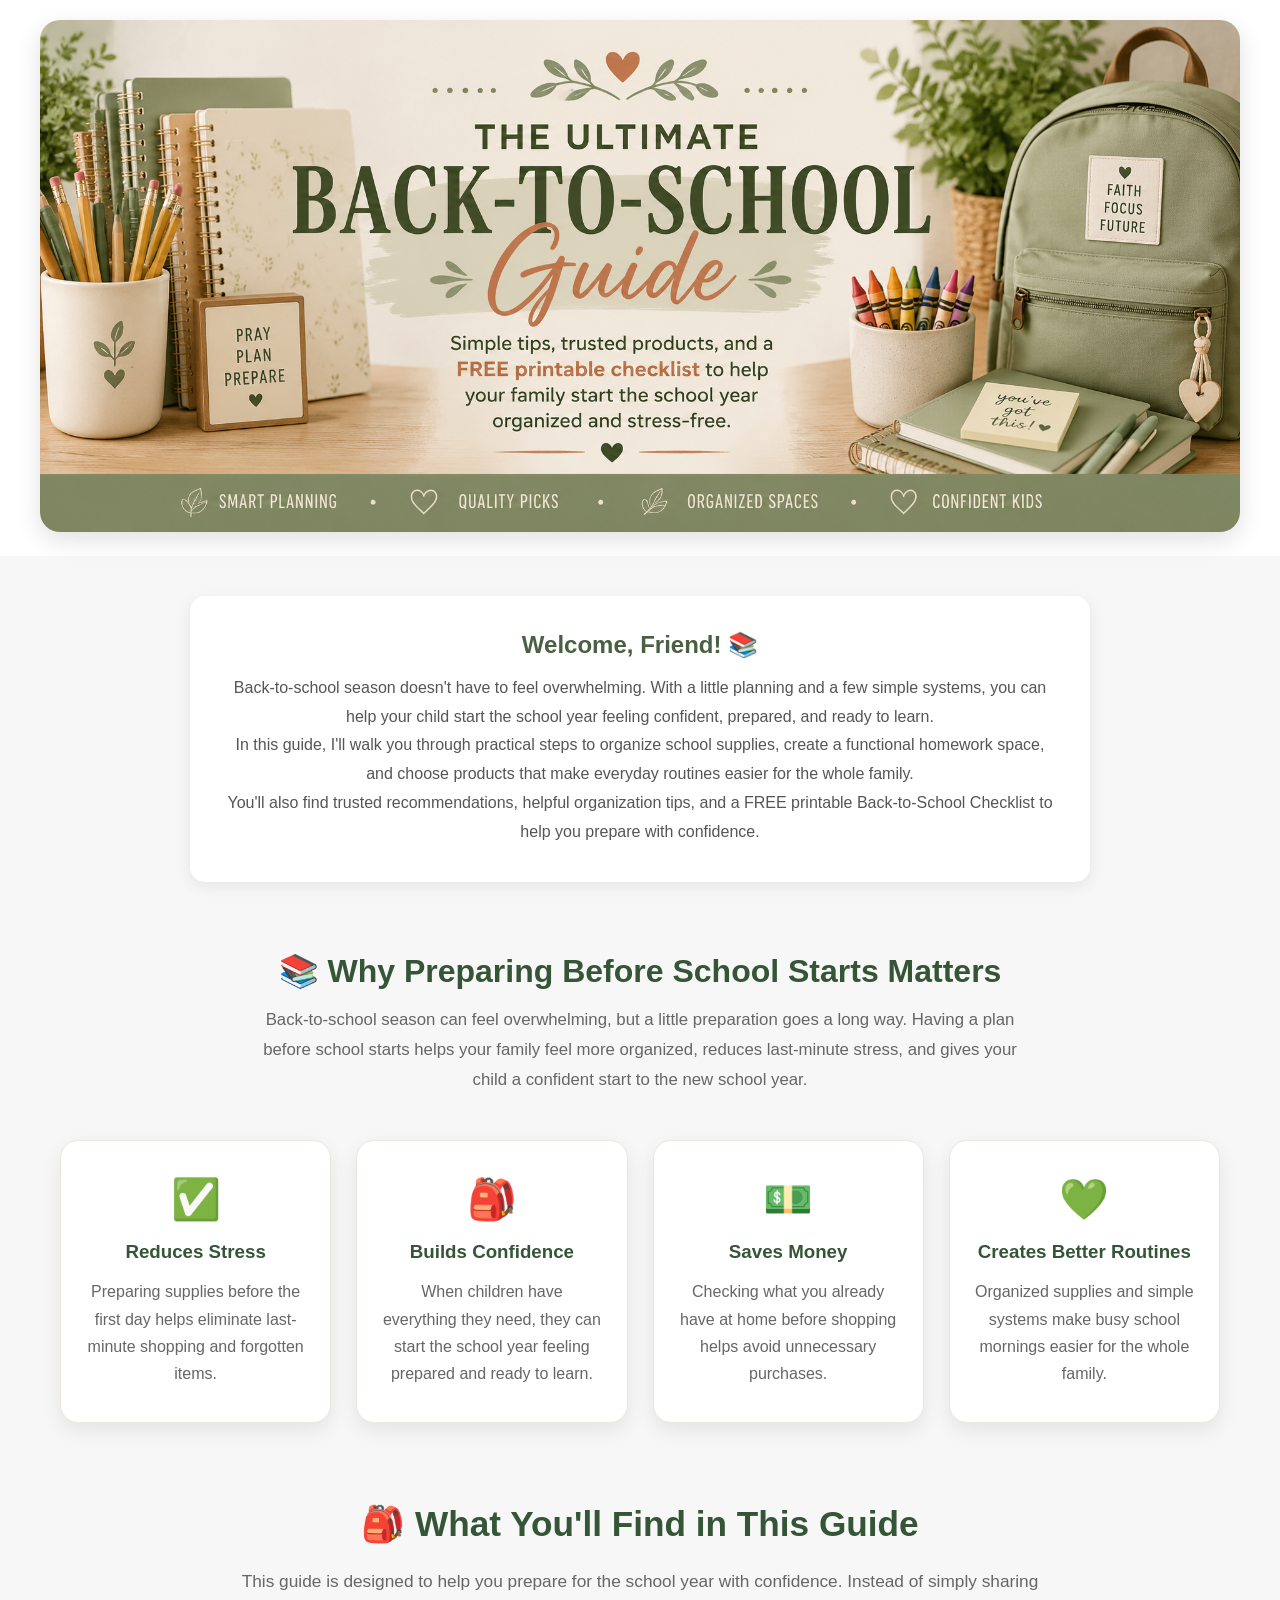
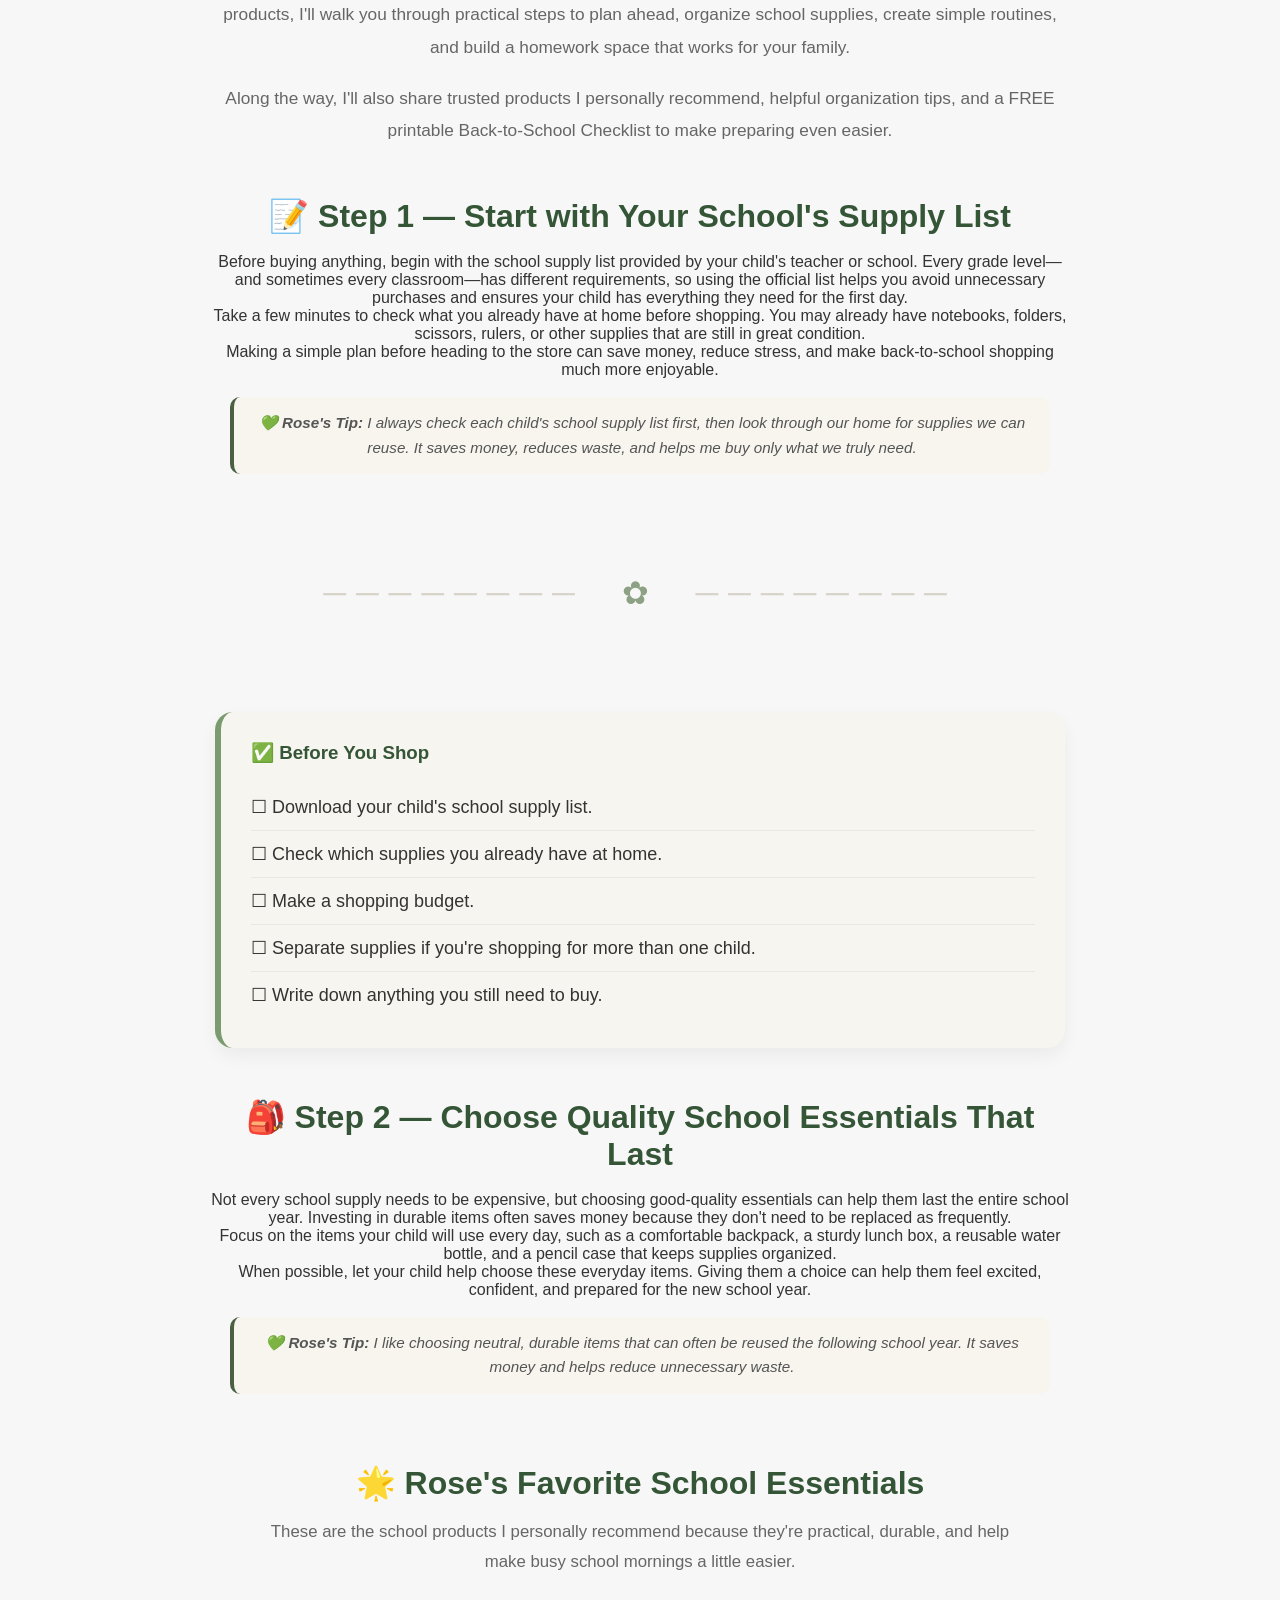
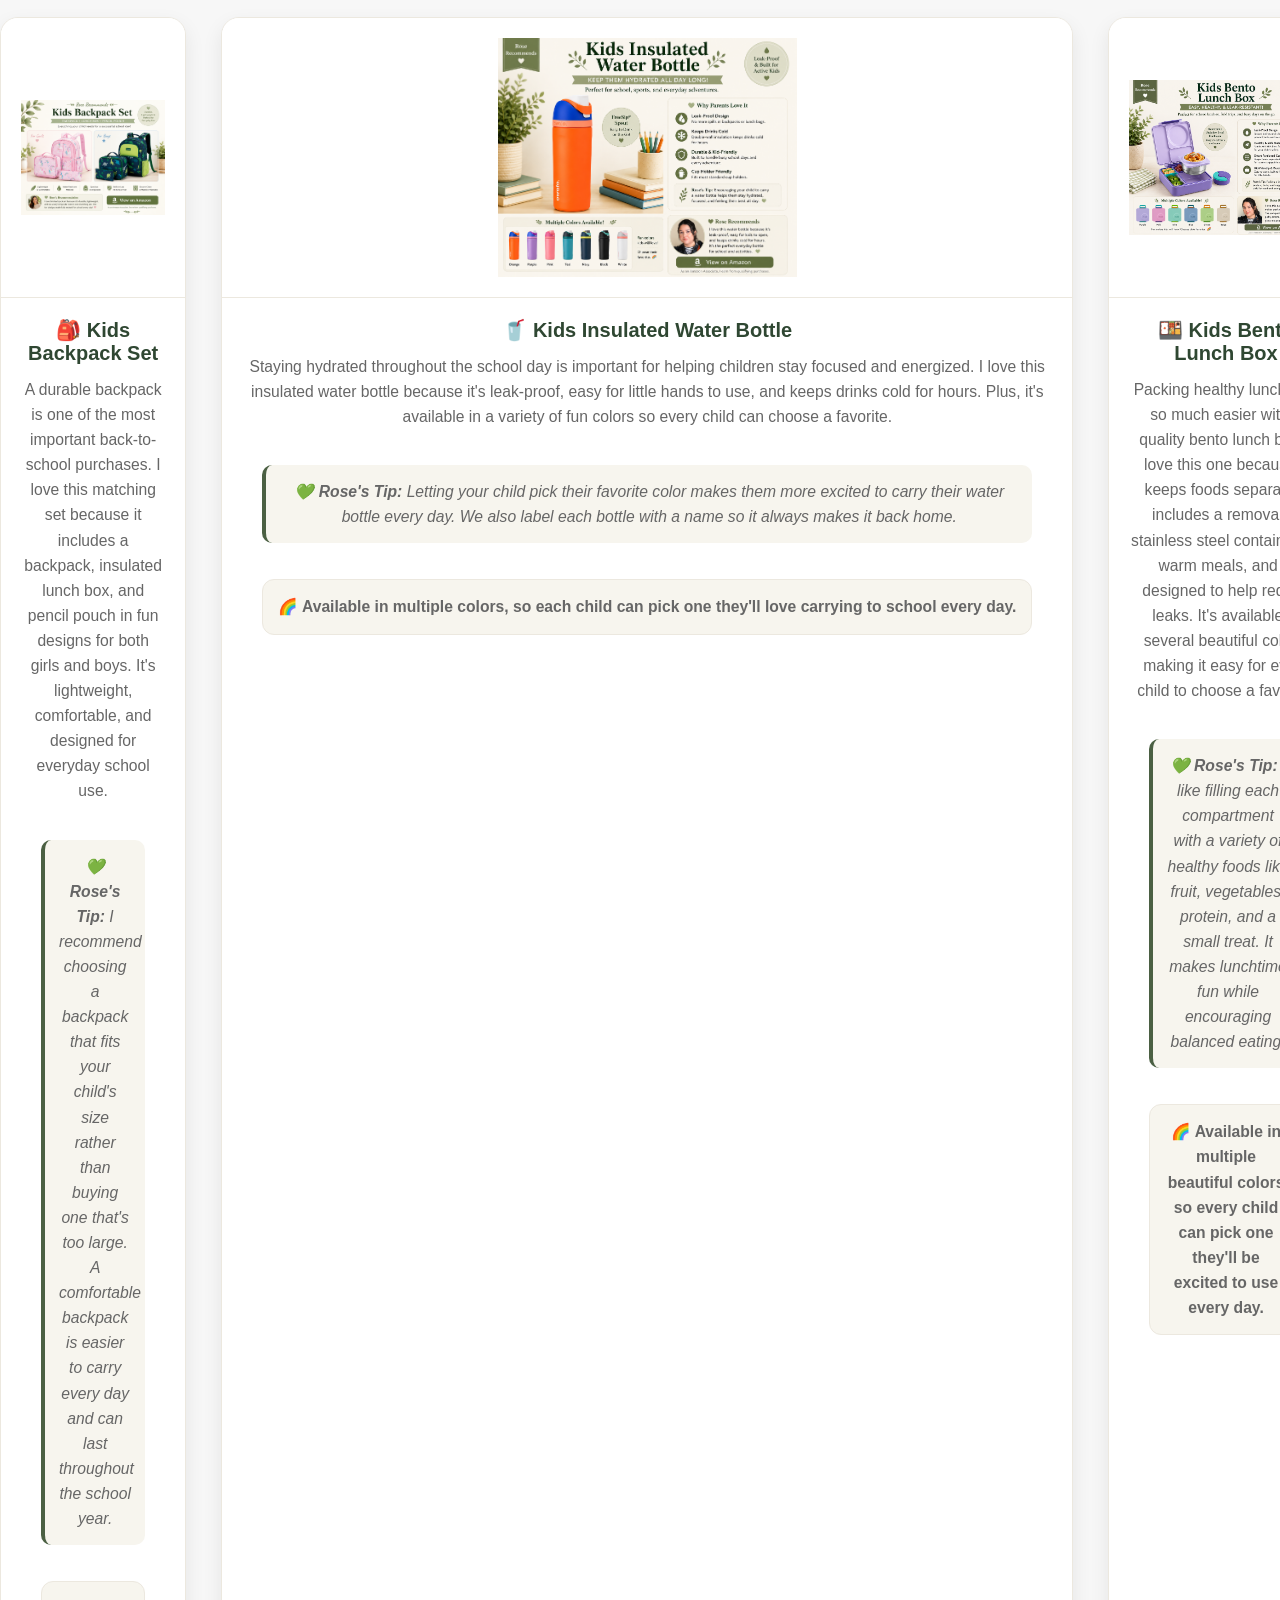
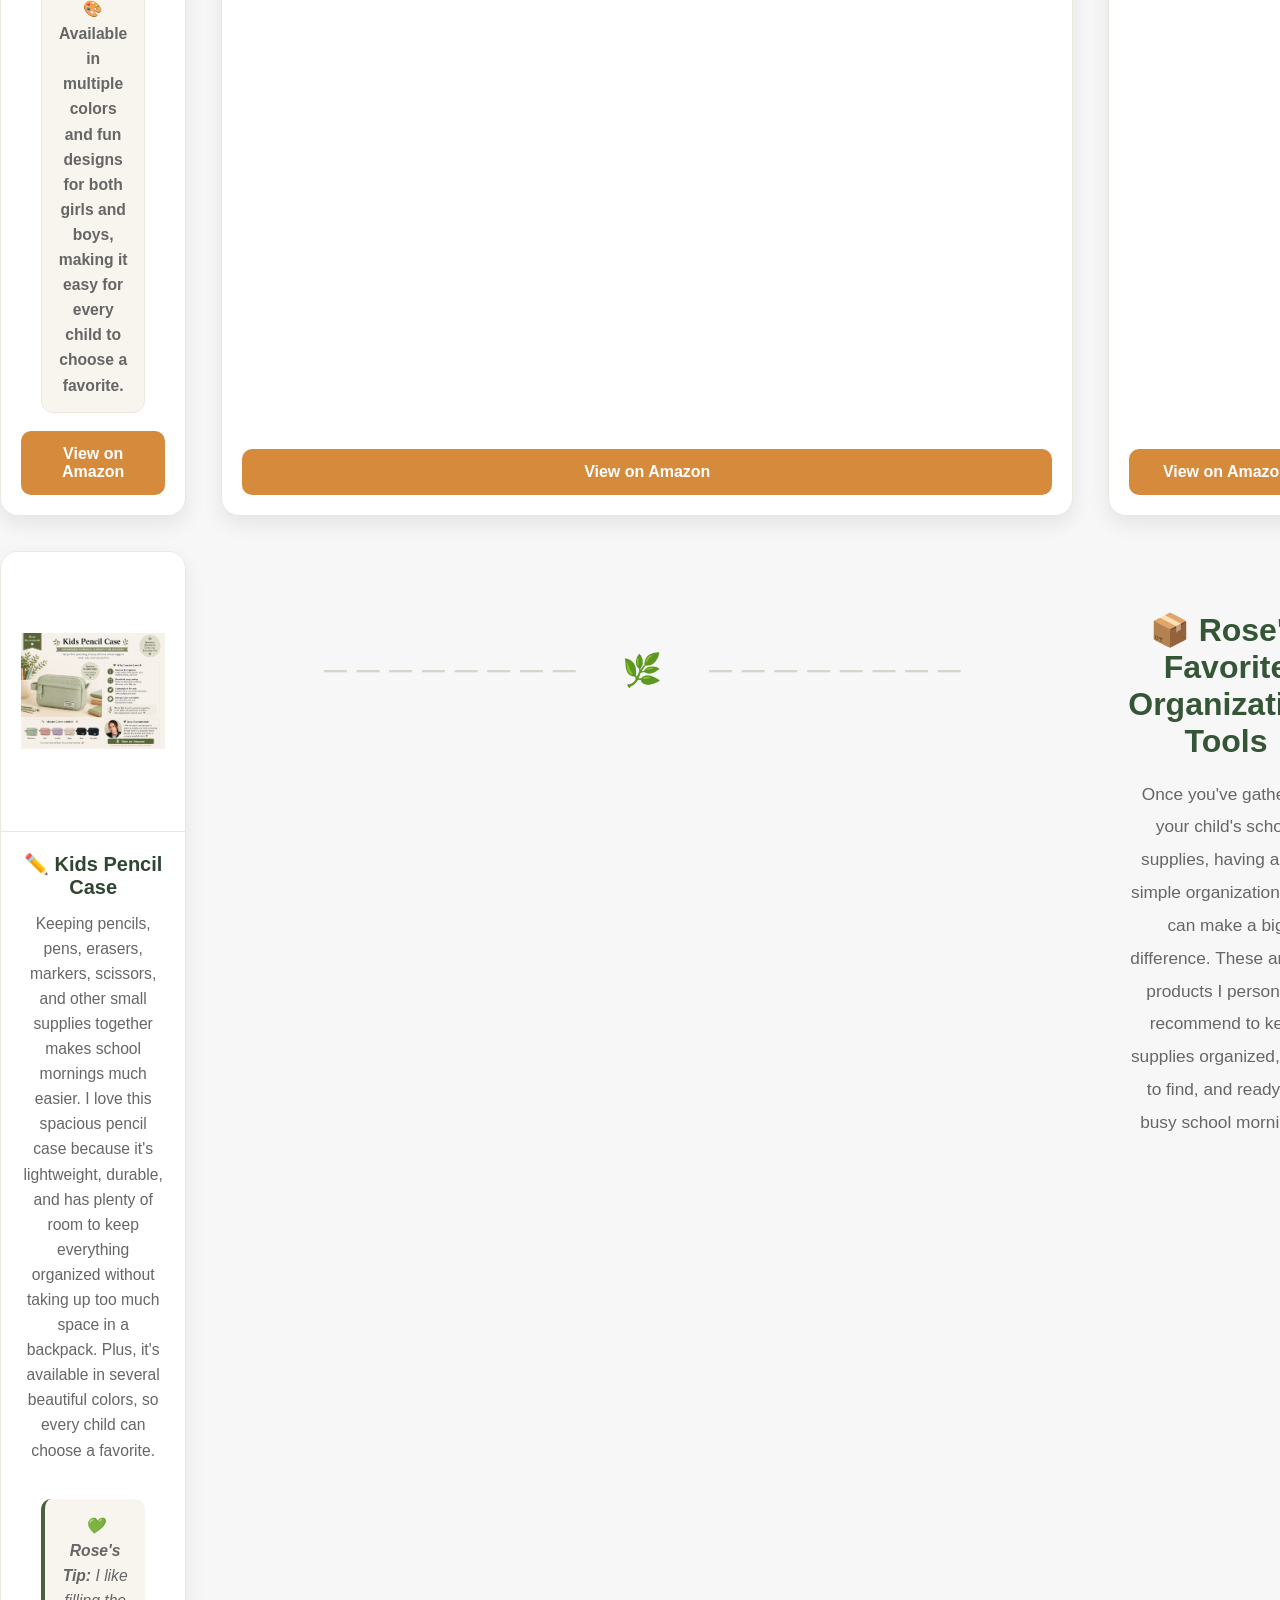
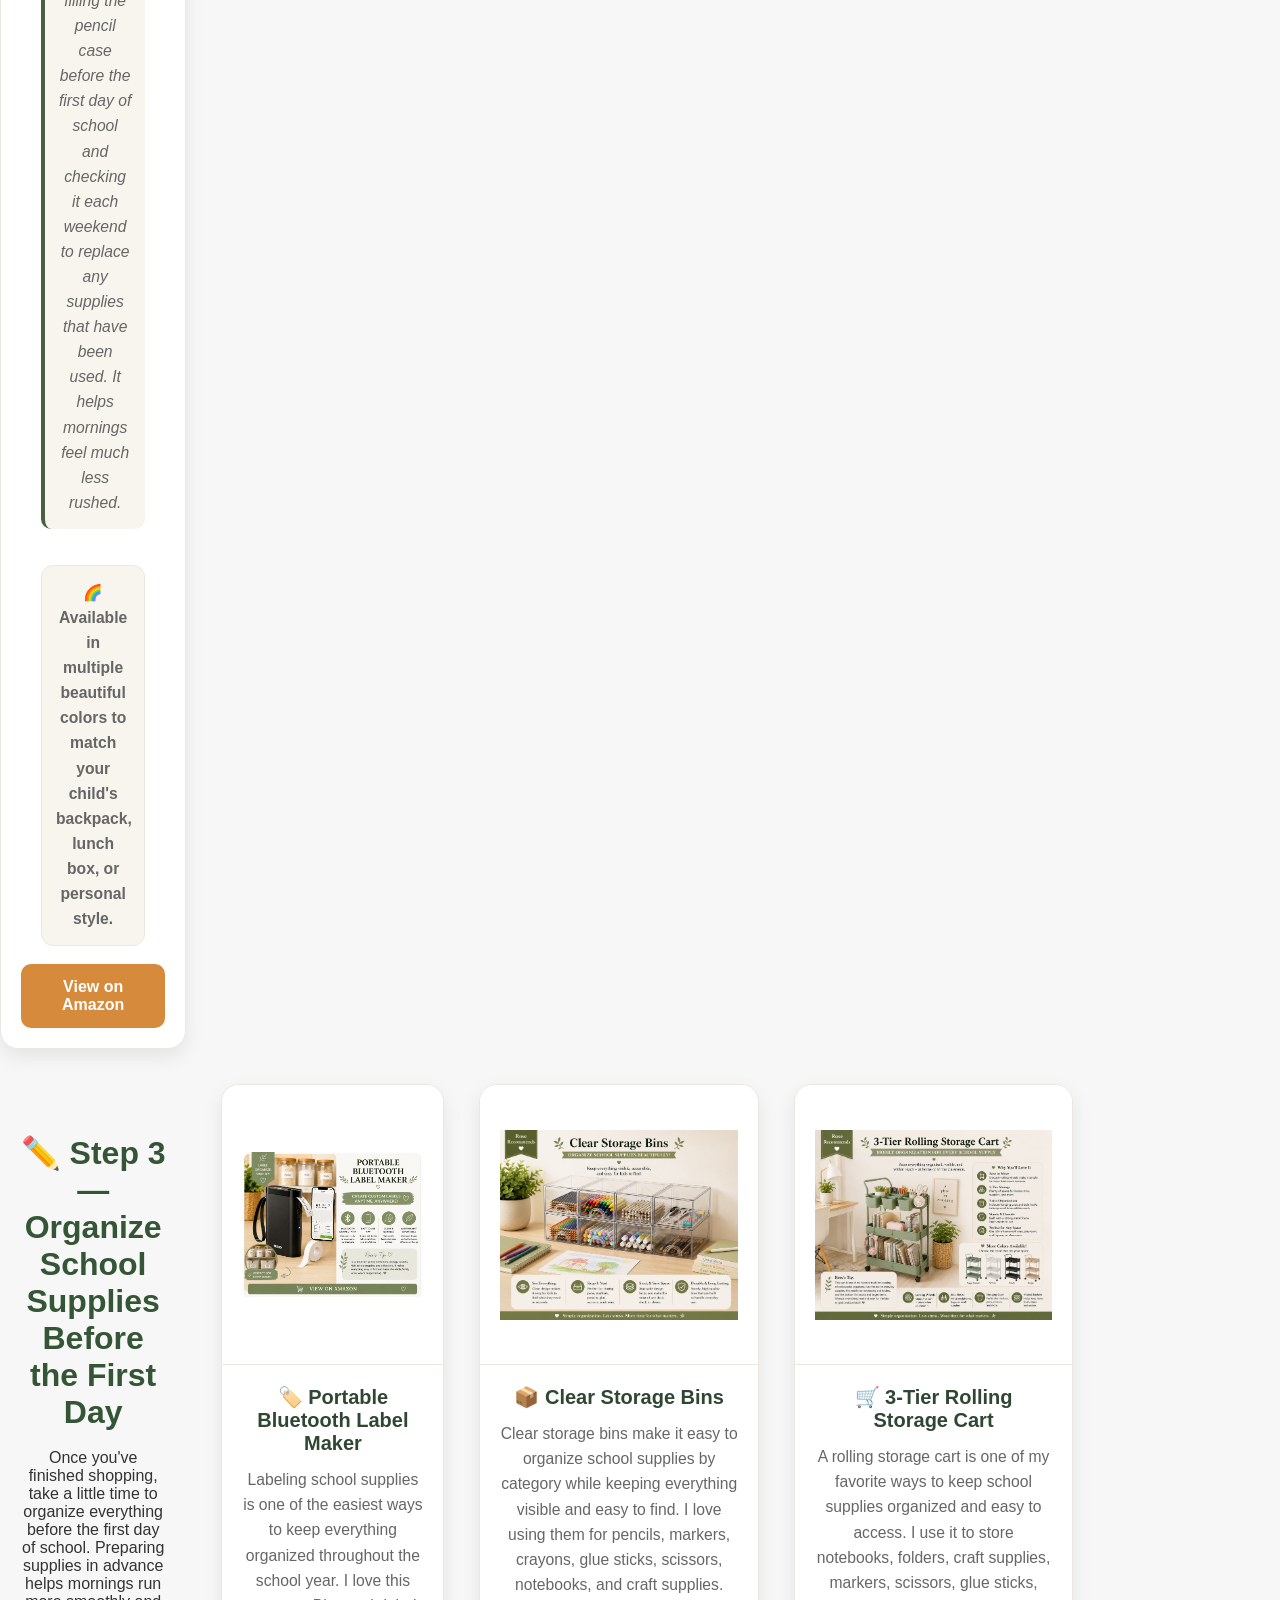
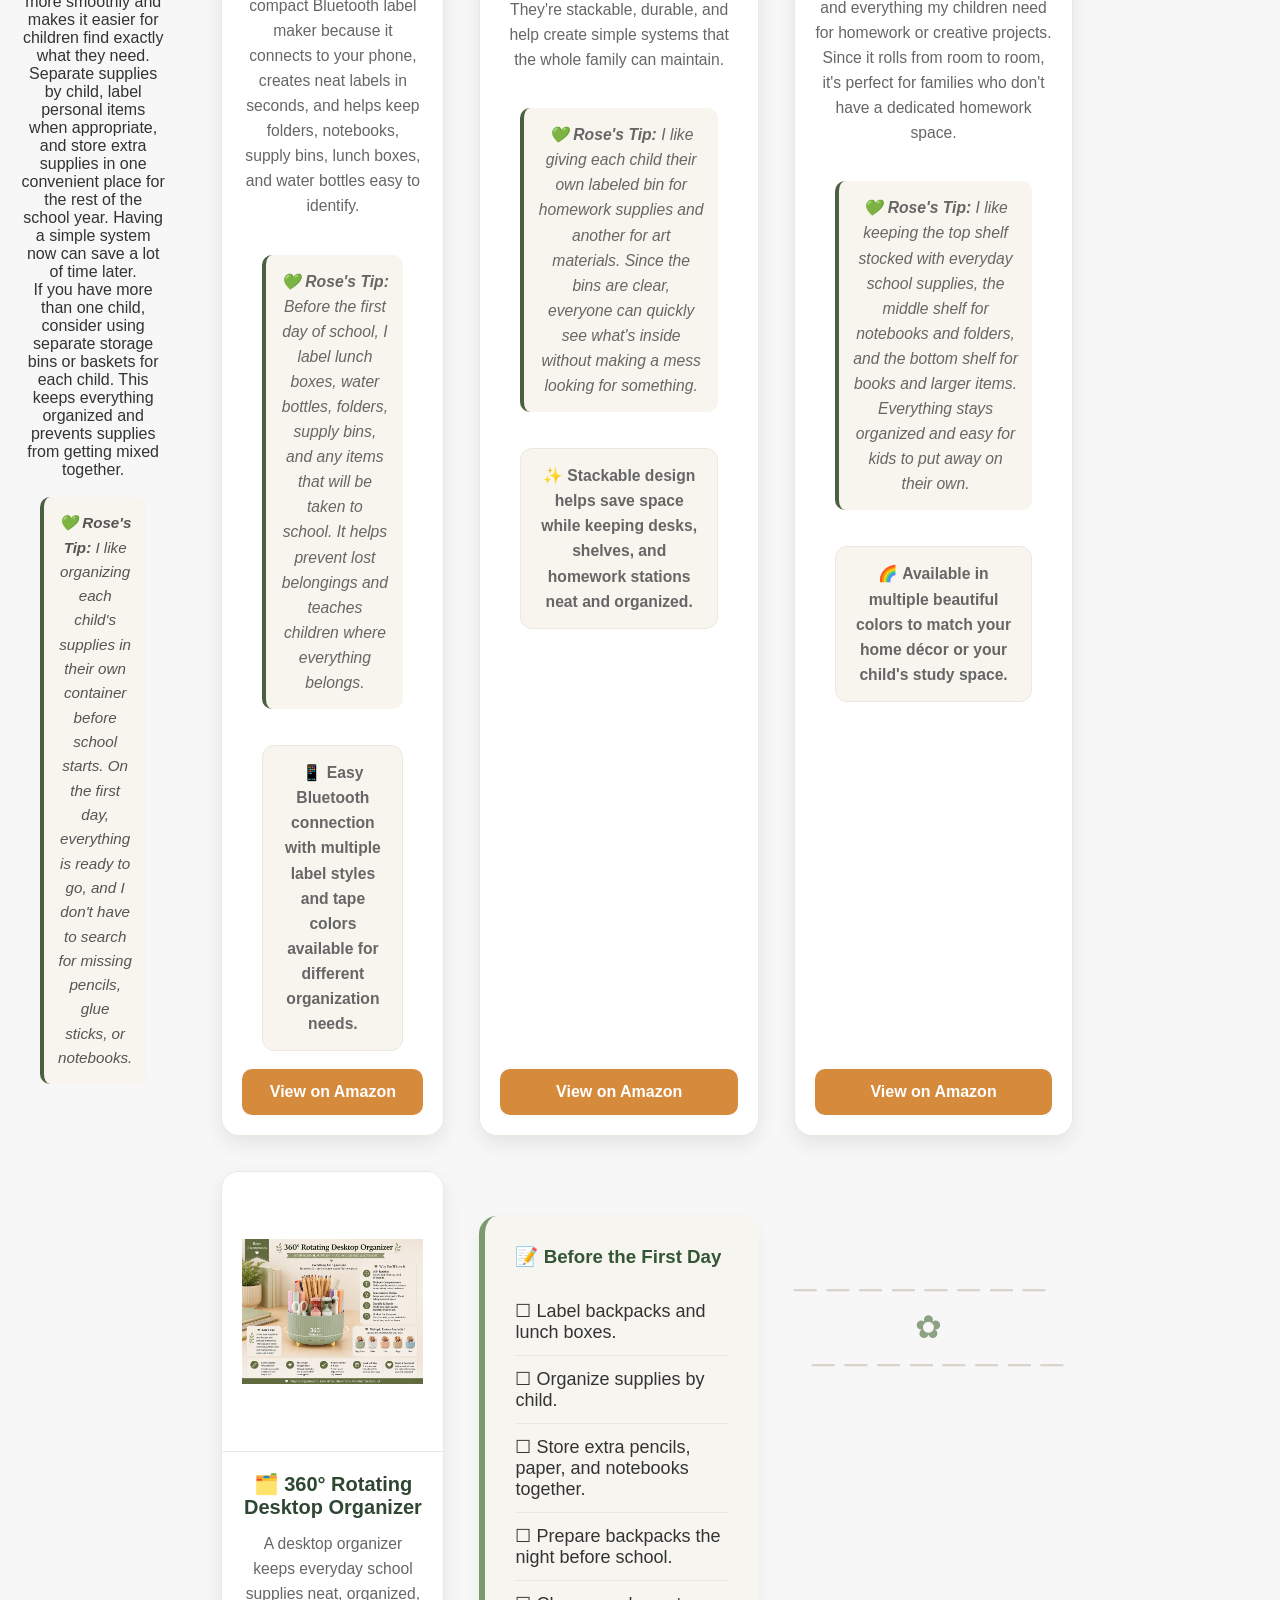
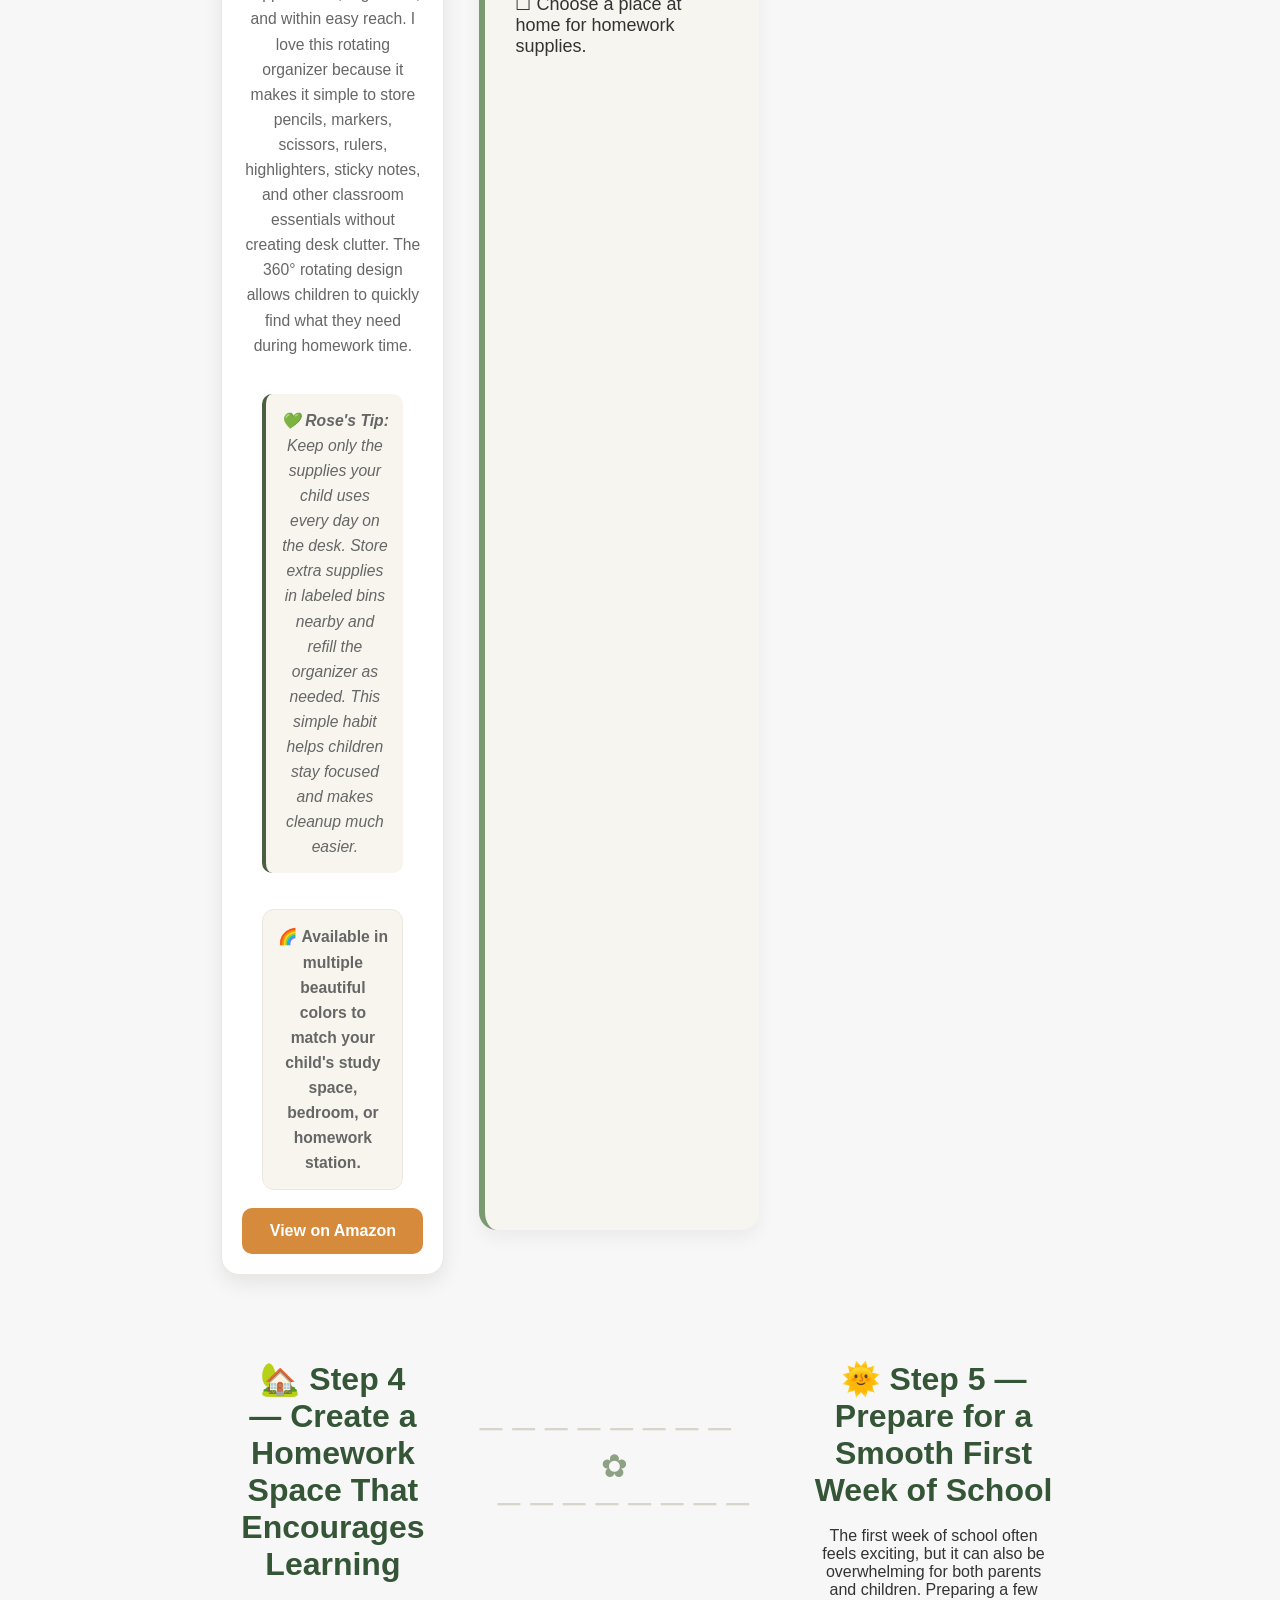
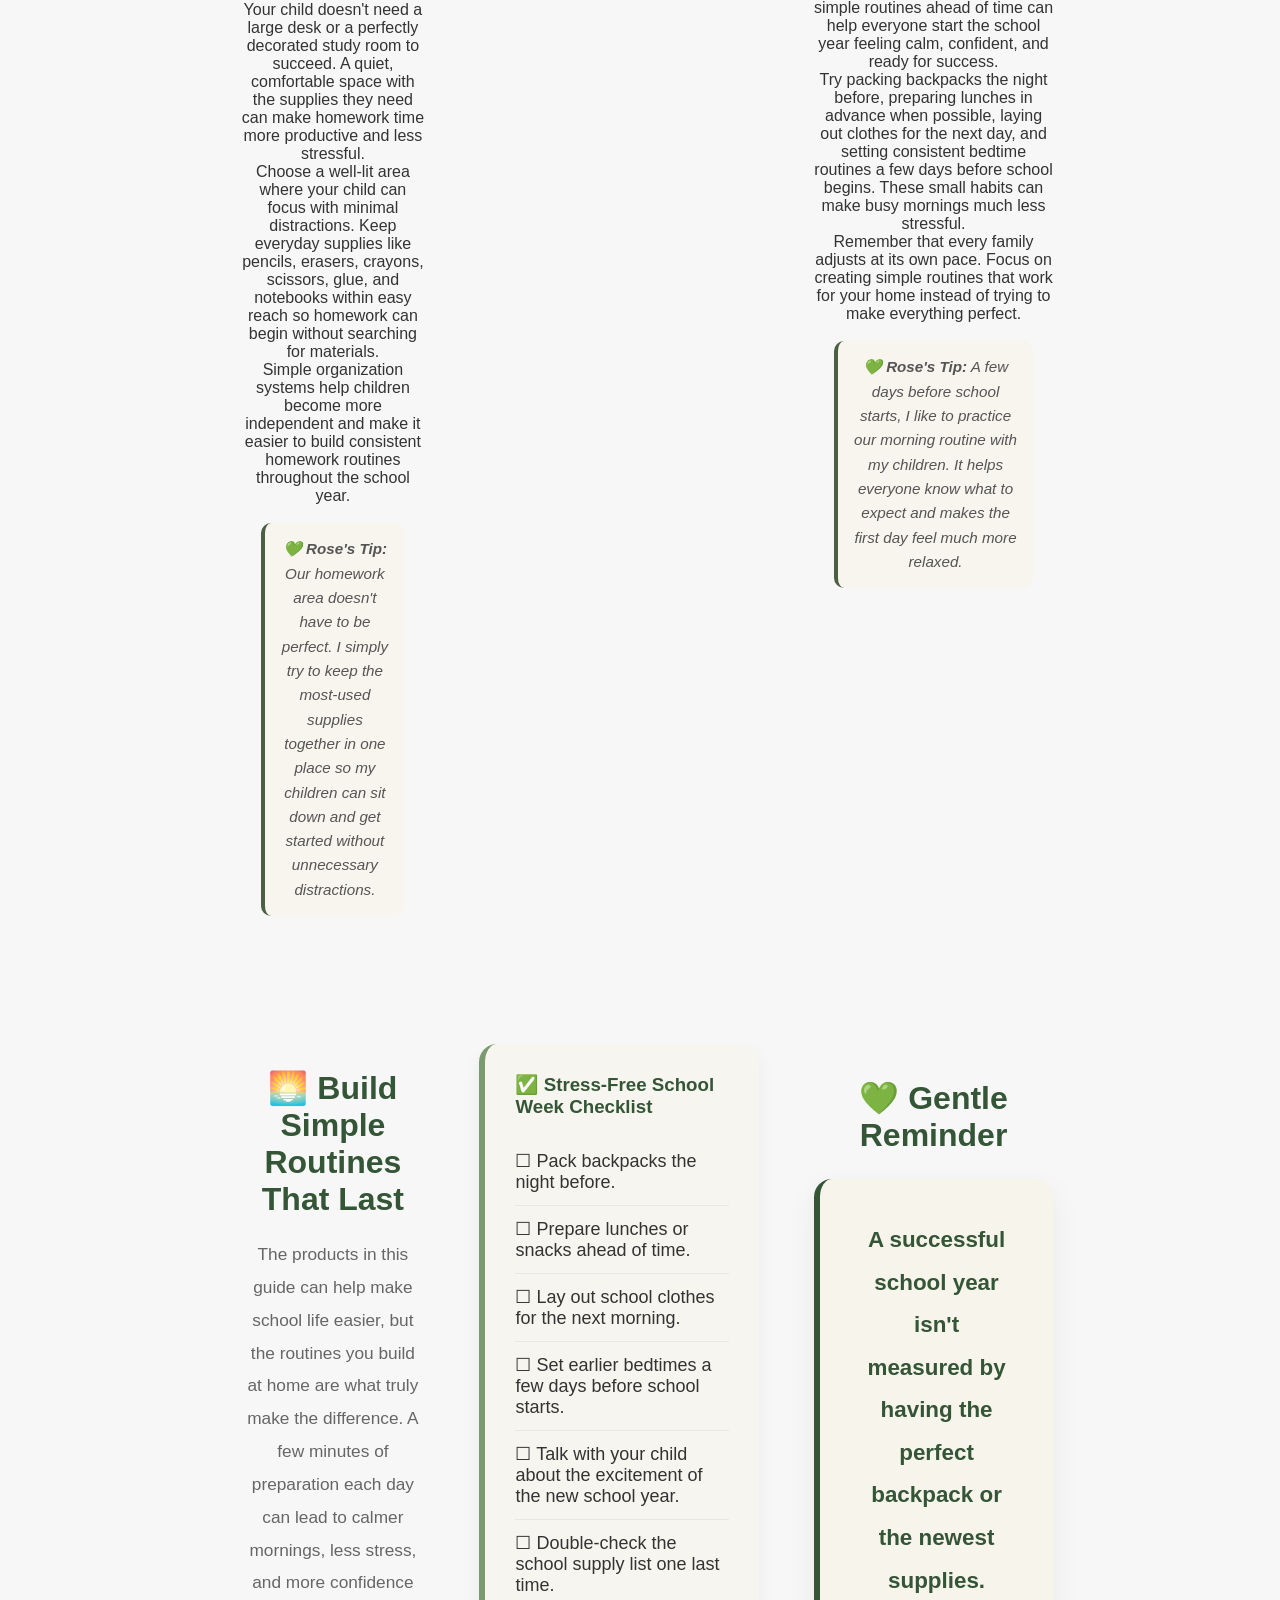
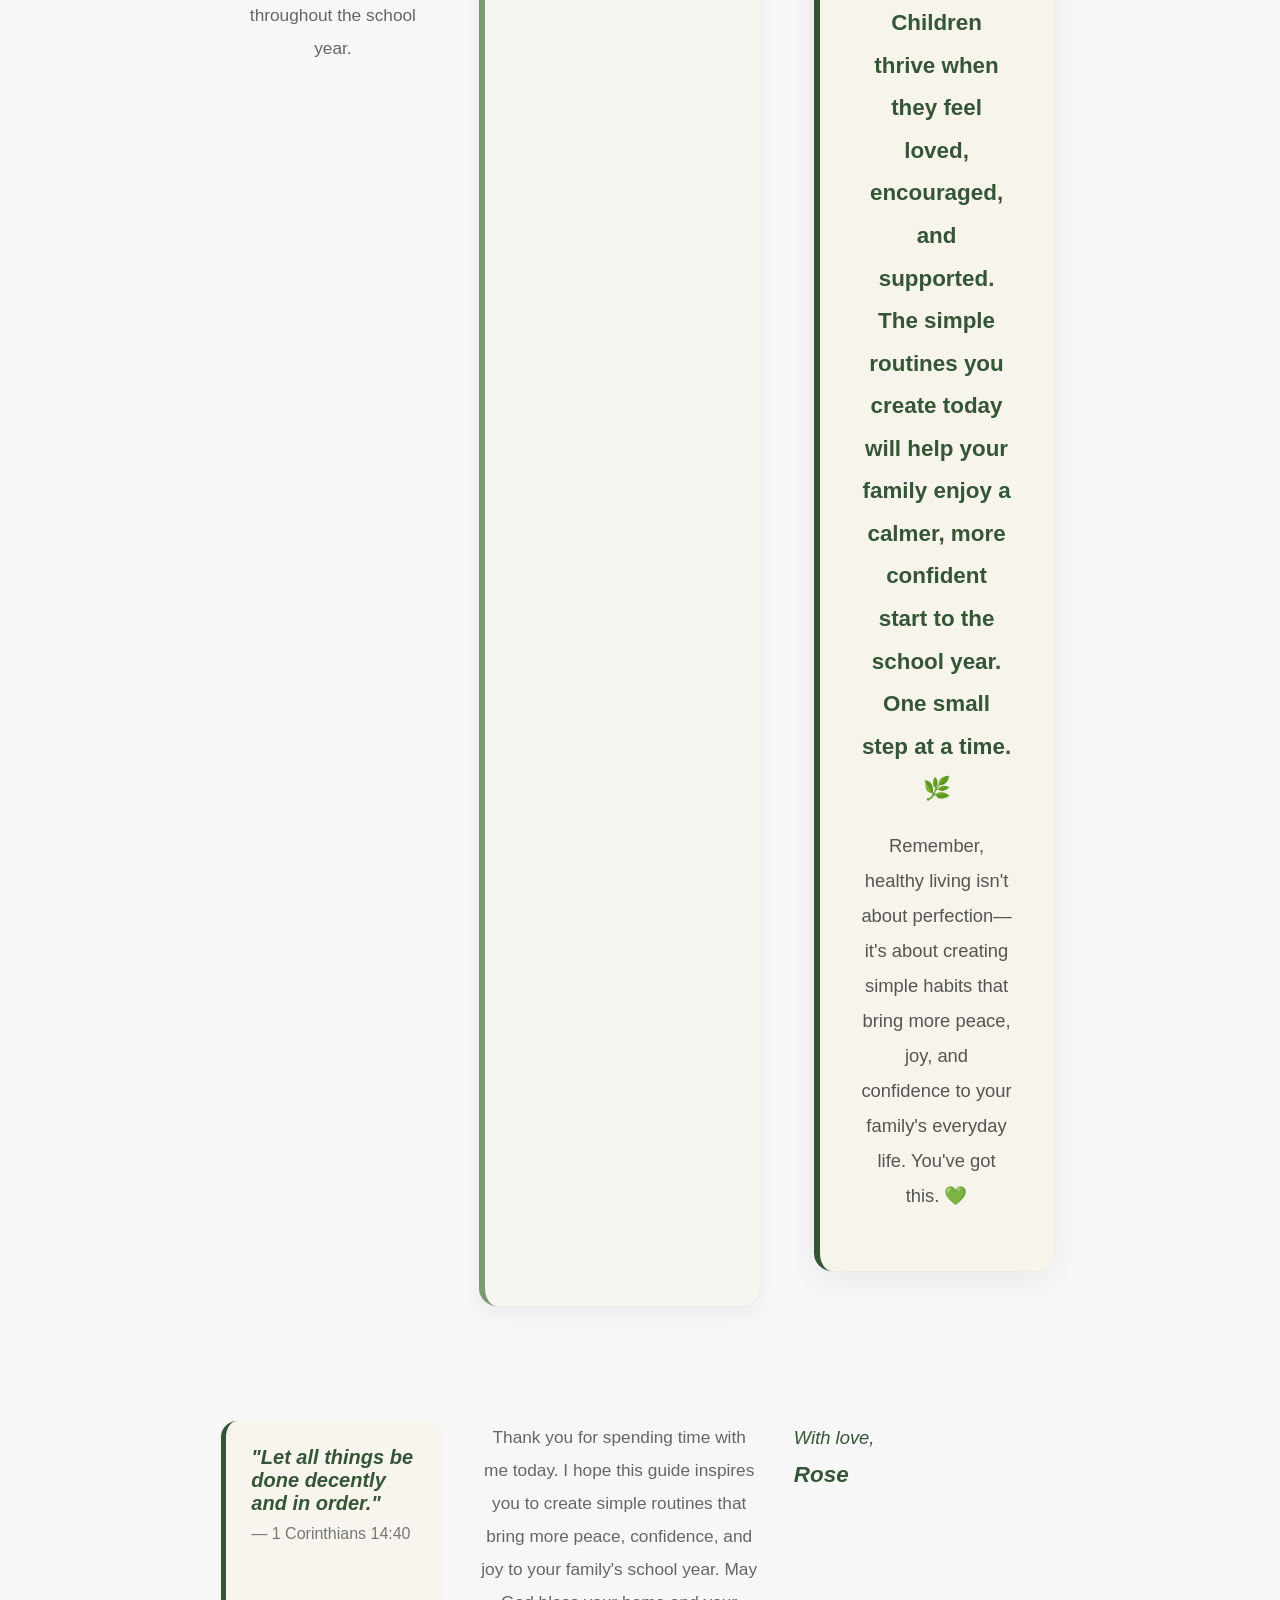
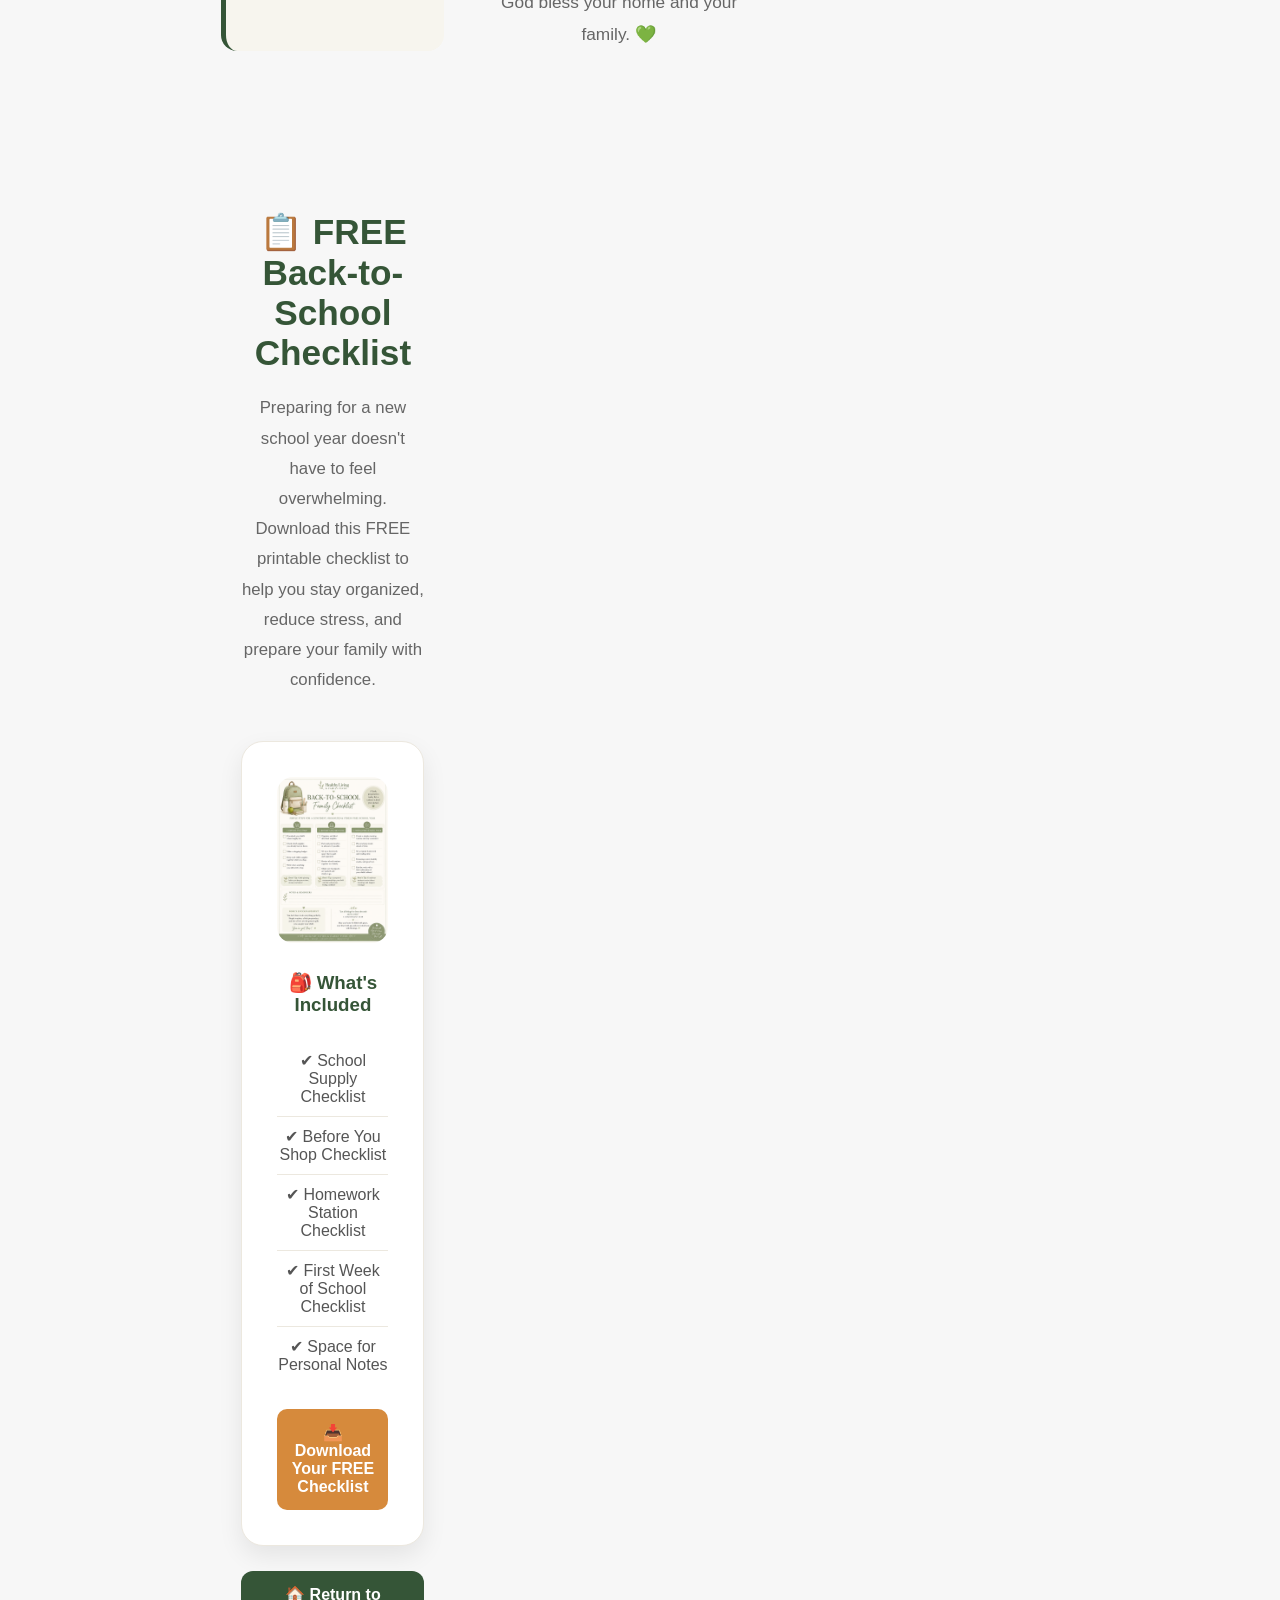
<file: school-supplies-guide-backup.html>
<!DOCTYPE html>
<html lang="en">
<head>
<meta charset="UTF-8">
<meta name="viewport" content="width=device-width, initial-scale=1.0">
<title>The Ultimate Back-to-School Guide | Healthy Living & Family Finds</title>
  <style>
*{
    margin:0;
    padding:0;
    box-sizing:border-box;
}

body{
    font-family:Arial, Helvetica, sans-serif;
    background:#f7f7f7;
    color:#333;
}

.hero{
    background:#ffffff;
    text-align:center;
    padding:20px;
}

.banner{
    width:100%;
    max-width:1200px;
    border-radius:20px;
    box-shadow:0 8px 25px rgba(0,0,0,.12);
}
.navbar{
    background:white;
    display:flex;
    justify-content:center;
    align-items:center;
    flex-wrap:wrap;
    gap:12px;
    padding:18px 20px;
    box-shadow:0 3px 12px rgba(0,0,0,.06);
    margin-bottom:20px;
}

.navbar a{
    text-decoration:none;
    color:#355537;
    font-weight:600;
    padding:10px 16px;
    border-radius:10px;
    transition:.3s;
}

.navbar a:hover{
    background:#355537;
    color:white;
}
    
.disclosure{
    background:#fff8e7;
    padding:15px;
    text-align:center;
    font-size:.9rem;
}

/* ADD THIS HERE */

.welcome{
    background:white;
    max-width:900px;
    margin:40px auto;
    padding:35px;
    border-radius:15px;
    text-align:center;
    box-shadow:0 4px 15px rgba(0,0,0,.08);
}

.welcome h2{
    color:#4b6043;
    margin-bottom:15px;
}

.welcome p{
    color:#555;
    line-height:1.8;
}

/* THEN YOUR NEXT SECTION */

.container{
    max-width:1200px;
    margin:auto;
    padding:30px 20px;
}

.category-title{
    margin:60px 0 20px;
    font-size:2rem;
    text-align:center;
    color:#4b6043;
}

.products{
    display:grid;
    grid-template-columns:repeat(3, 1fr);
    gap:35px;
    margin-bottom:60px;
    align-items:stretch;
}

@media (max-width: 900px){
    .products{
        grid-template-columns:repeat(2, 1fr);
    }
}

@media (max-width: 600px){
    .products{
        grid-template-columns:1fr;
    }
}
    
.card{
    background:white;
    border-radius:18px;
    overflow:hidden;
    box-shadow:0 8px 20px rgba(0,0,0,.08);
    border:1px solid #ece8df;
    transition:transform .3s ease, box-shadow .3s ease;
    display:flex;
    flex-direction:column;
    height:100%;
}
    
.card:hover{
    transform:translateY(-5px);
}

.card img{
    width:100%;
    height:280px;
    object-fit:contain;
    background:white;
    padding:20px;
    border-bottom:1px solid #ece8df;
}
    
.card-content{
    padding:20px;
    display:flex;
    flex-direction:column;
    flex-grow:1;
}
    .card-content .btn{
    margin-top:auto;
}
    
.card h3{
    margin-bottom:12px;
    text-align:center;
    color:#2f4732;
    font-size:1.25rem;
}
    
.card p{
    color:#666;
    margin-bottom:18px;
    line-height:1.6;
    text-align:center;
    font-size:.98rem;
}
    .rose-tip{
    background:#f7f5ee;
    border-left:4px solid #4b6043;
    padding:14px;
    margin:18px 20px;
    border-radius:10px;
    color:#555;
    font-size:.95rem;
    line-height:1.6;
    font-style:italic;
}
    
.btn{
    display:block;
    width:100%;
    text-align:center;
    background:#d68a3c;
    color:white;
    text-decoration:none;
    padding:14px;
    border-radius:10px;
    font-weight:600;
    transition:.3s;
}
    
.btn:hover{
    background:#b8742d;
    transform:translateY(-2px);
    box-shadow:0 8px 18px rgba(0,0,0,.15);
}
    
.about-btn{
    display:inline-block;
    margin-top:25px;
    padding:14px 28px;
    background:#355537;
    color:white;
    text-decoration:none;
    border-radius:12px;
    font-weight:600;
    transition:.3s;
}

.about-btn:hover{
    background:#2b452d;
    transform:translateY(-2px);
}
.category-banner{
    width:100%;
    display:block;
    margin:25px auto 20px;
    border-radius:18px;
    box-shadow:0 8px 20px rgba(0,0,0,.08);
}

.category-description{
    color:#666;
    font-size:1.05rem;
    line-height:1.7;
    margin-top:-5px;
    margin-bottom:25px;
    max-width:850px;
}

.rose-picks{
    background:#ffffff;
    margin:70px auto;
    padding:55px;
    border-radius:25px;
    box-shadow:0 10px 30px rgba(0,0,0,.08);
    max-width:1200px;
}

.rose-picks h2{
    text-align:center;
    color:#355537;
    margin-bottom:15px;
    font-size:2rem;
}

.rose-intro{
    text-align:center;
    max-width:750px;
    margin:0 auto 45px;
    color:#666;
    line-height:1.8;
    font-size:1.05rem;
}

.rose-grid{
    display:flex;
    justify-content:center;
    gap:30px;
    flex-wrap:wrap;
}
    
.rose-card{
    width:420px;
    background:white;
    border-radius:20px;
    overflow:hidden;
    box-shadow:0 8px 20px rgba(0,0,0,.08);
    border:1px solid #ece8df;
    display:flex;
    flex-direction:column;
    transition:all .3s ease;
}
    
.rose-card:hover{
    transform:translateY(-6px);
    box-shadow:0 14px 35px rgba(0,0,0,.12);
}
    
.rose-card img{
    width:100%;
    height:280px;
    object-fit:cover;
    display:block;
    border-bottom:1px solid #ece8df;
}
    
.rose-card h3{
    text-align:center;
    color:#355537;
    margin:24px 20px 12px;
    font-size:1.3rem;
}

.rose-card p{
    padding:0 25px;
    text-align:center;
    line-height:1.7;
    color:#666;
    flex-grow:1;
}
    
.rose-highlight{
    color:#4b6043;
    font-weight:700;
    text-align:center;
    font-size:1rem;
    margin:18px 20px 8px;
} 

.rose-badge{
    background:#4b6043;
    color:white;
    text-align:center;
    padding:10px;
    font-size:.9rem;
    font-weight:bold;
    letter-spacing:.5px;
}
    
.rose-card .btn{
    margin:20px auto 25px;
    width:80%;
    text-align:center;
}
    
footer{
    text-align:center;
    padding:40px 20px;
    color:#777;
}
    
.social{
    margin-top:15px;
}

.social a{
    text-decoration:none;
    margin:0 10px;
    color:#333;
    font-weight:bold;
}
.quick-links{
    max-width:1100px;
    margin:35px auto 60px;
    display:flex;
    flex-wrap:wrap;
    justify-content:center;
    gap:18px;
}
    
.quick-links a{
    text-decoration:none;
    background:white;
    color:#355537;
    padding:16px 24px;
    border-radius:14px;
    font-weight:600;
    box-shadow:0 6px 18px rgba(0,0,0,.08);
    transition:.3s;
    border:1px solid #ece8df;
}
    
.quick-links a:hover{
    background:#355537;
    color:white;
    transform:translateY(-4px);
    box-shadow:0 10px 22px rgba(0,0,0,.12);
}

/* ---------- WHY HOME ORGANIZATION ---------- */

.why-organize{
    max-width:1200px;
    margin:70px auto;
    padding:0 20px;
}

.why-organize h2{
    text-align:center;
    color:#355537;
    font-size:2rem;
    margin-bottom:15px;
}

.why-intro{
    max-width:760px;
    margin:0 auto 45px;
    text-align:center;
    color:#666;
    line-height:1.8;
    font-size:1.05rem;
}

.benefits{
    display:grid;
    grid-template-columns:repeat(auto-fit,minmax(240px,1fr));
    gap:25px;
}

.benefit-card{
    background:white;
    border-radius:18px;
    padding:35px 25px;
    text-align:center;
    box-shadow:0 8px 20px rgba(0,0,0,.08);
    border:1px solid #ece8df;
    transition:.3s;
}

.benefit-card:hover{
    transform:translateY(-6px);
}

.benefit-icon{
    font-size:2.5rem;
    margin-bottom:18px;
}

.benefit-card h3{
    color:#355537;
    margin-bottom:15px;
}

.benefit-card p{
    color:#666;
    line-height:1.7;
}

/* ---------- GUIDE INTRO ---------- */

.guide-intro{
    max-width:900px;
    margin:80px auto 50px;
    text-align:center;
    padding:0 20px;
}

.guide-intro h2{
    color:#355537;
    font-size:2.2rem;
    margin-bottom:20px;
}

.guide-intro p{
    color:#666;
    line-height:1.9;
    font-size:1.08rem;
    margin-bottom:18px;
}

  /* ---------- GUIDE DIVIDER ---------- */

.guide-divider{

    text-align:center;

    margin:100px auto;

    color:#8da184;

    font-size:2rem;

    letter-spacing:10px;

}

.guide-divider::before{

    content:"────────";

    color:#d8d4ca;

    margin-right:18px;

}

.guide-divider::after{

    content:"────────";

    color:#d8d4ca;

    margin-left:18px;

}


/* ---------- CONTINUE YOUR ORGANIZATION JOURNEY ---------- */

.coming-guides{
    max-width:1200px;
    margin:100px auto;
    padding:0 20px;
    text-align:center;
}

.coming-guides h2{
    color:#355537;
    font-size:2rem;
    margin-bottom:20px;
}

.coming-guides > p{
    max-width:700px;
    margin:0 auto 45px;
    color:#666;
    line-height:1.8;
}

.guide-grid{
    display:grid;
    grid-template-columns:repeat(auto-fit,minmax(220px,1fr));
    gap:25px;
}

.guide-card{
    background:white;
    border-radius:18px;
    padding:30px 20px;
    box-shadow:0 8px 20px rgba(0,0,0,.08);
    border:1px solid #ece8df;
    transition:.3s;
}

.guide-card:hover{
    transform:translateY(-5px);
}

.guide-card h3{
    color:#355537;
    margin-bottom:12px;
}

.guide-card p{
    color:#8a8a8a;
    font-style:italic;
    line-height:1.6;

}

  .signature{

    margin-top:35px;

    color:#355537;

    font-size:1.15rem;

    line-height:1.8;

    font-style:italic;

}

.signature strong{

    font-size:1.4rem;

}

/* ---------- Guide Sections ---------- */

.guide-section{
    max-width:900px;
    margin:50px auto 30px;
    text-align:center;
    padding:0 20px;
}

.guide-section h2{
    color:#355537;
    font-size:2rem;
    margin-bottom:18px;
}

/* ---------- FAVORITE COLLECTION ---------- */

.favorite-collection{
    max-width:900px;
    margin:60px auto 40px;
    padding:0 20px;
    text-align:center;
}

.favorite-collection h2{
    color:#355537;
    font-size:2rem;
    margin-bottom:18px;
}

.favorite-collection p{
    color:#666;
    line-height:1.9;
    font-size:1.08rem;
}

/* ---------- PRODUCT COLLECTION TITLE ---------- */

.section-products-title{
    text-align:center;
    color:#355537;
    font-size:2rem;
    margin:70px auto 15px;
}

.section-products-intro{
    max-width:760px;
    margin:0 auto 40px;
    text-align:center;
    color:#666;
    line-height:1.8;
    font-size:1.05rem;
}

/* ---------- PRODUCT NOTE ---------- */

.product-note{
    background:#f7f5ee;
    border-radius:12px;
    padding:14px;
    margin:18px 20px;
    text-align:center;
    color:#4b6043; 
    font-weight:600;
    line-height:1.6;
    font-size:.95rem;
    border:1px solid #ece8df;
}
/* ---------- ROUTINE WRAP UP ---------- */

.routine-wrap-up{
    max-width:900px;
    margin:70px auto;
    padding:0 20px;
    text-align:center;
}

.routine-wrap-up h2{
    color:#355537;
    font-size:2rem;
    margin-bottom:20px;
}

.routine-wrap-up p{
    color:#666;
    line-height:1.9;
    font-size:1.08rem;
}

  /* ---------- ROSE CHECKLIST ---------- */

.rose-checklist{

background:#f7f5ef;

border-left:6px solid #7a9b6f;

padding:30px;

margin:45px auto;

border-radius:18px;

max-width:850px;

box-shadow:0 8px 18px rgba(0,0,0,.05);

}

.rose-checklist h3{

color:#355537;

margin-bottom:20px;

}

.rose-checklist ul{

list-style:none;

padding:0;

}

.rose-checklist li{

padding:12px 0;

font-size:18px;

border-bottom:1px solid #ece8df;

}

.rose-checklist li:last-child{

border-bottom:none;

}

/* ---------- ROSE'S GENTLE REMINDER ---------- */

.gentle-reminder{
    max-width:900px;
    margin:80px auto;
    text-align:center;
    padding:0 20px;
}

.gentle-reminder h2{
    color:#355537;
    font-size:2rem;
    margin-bottom:25px;
}

.reminder-card{
    background:#f7f4eb;
    border-left:6px solid #355537;
    border-radius:18px;
    padding:40px;
    box-shadow:0 10px 30px rgba(0,0,0,.06);
}

.reminder-card p{
    font-size:1.15rem;
    line-height:1.9;
    color:#555;
    margin-bottom:18px;
}

.reminder-card p:first-child{
    font-weight:700;
    color:#355537;
    font-size:1.4rem;
}
/* ---------- CLOSING ---------- */

.closing{
    max-width:760px;
    margin:35px auto;
    text-align:center;
    color:#666;
    line-height:1.9;
    font-size:1.08rem;
}

 /* ---------- FROM ROSE ---------- */

.from-rose{

    max-width:900px;

    margin:120px auto;

    padding:55px;

    background:white;

    border-radius:24px;

    text-align:center;

    box-shadow:0 10px 30px rgba(0,0,0,.08);

}

.from-rose h2{

    color:#355537;

    margin-bottom:25px;

    font-size:2rem;

}

.from-rose p{

    color:#666;

    line-height:1.9;

    font-size:1.08rem;

    margin-bottom:22px;

}

.bible-verse{

    background:#f7f5ee;

    border-left:5px solid #355537;

    padding:25px;

    margin:35px 0;

    border-radius:16px;

}

.verse{

    color:#355537;

    font-size:1.25rem;

    font-style:italic;

    font-weight:600;

}

.reference{

    margin-top:10px;

    color:#777;

}

    
/* ---------- FREE PRINTABLE ---------- */

.free-printable{
    max-width:1100px;
    margin:90px auto;
    text-align:center;
    padding:0 20px;
}

.free-printable h2{
    color:#355537;
    font-size:2.2rem;
    margin-bottom:20px;
}

.free-printable > p{
    max-width:760px;
    margin:0 auto 45px;
    color:#666;
    line-height:1.8;
    font-size:1.05rem;
}
/* ---------- PRINTABLE CARD ---------- */

.printable-card{
    background:white;
    max-width:650px;
    margin:0 auto;
    padding:35px;
    border-radius:22px;
    box-shadow:0 10px 25px rgba(0,0,0,.08);
    border:1px solid #ece8df;
}

.printable-card img{
    width:100%;
    border-radius:16px;
    margin-bottom:25px;
}

.printable-card h3{
    color:#355537;
    margin-bottom:20px;
}

.printable-card ul{
    list-style:none;
    padding:0;
    margin:25px 0;
}

.printable-card li{
    padding:10px 0;
    color:#555;
    border-bottom:1px solid #ece8df;
}

.printable-card li:last-child{
    border-bottom:none;
}
  
</style>
</head>

<body>

<header class="hero">
  
<img src="school-supplies-guide-banner.png"
     alt="The Ultimate Back-to-School Guide"
     class="banner">
  
</header>
<section class="welcome">

<h2>Welcome, Friend! 📚</h2>

<p>
Back-to-school season doesn't have to feel overwhelming. With a little planning and a few simple systems, you can help your child start the school year feeling confident, prepared, and ready to learn.
</p>

<p>
In this guide, I'll walk you through practical steps to organize school supplies, create a functional homework space, and choose products that make everyday routines easier for the whole family.
</p>

<p>
You'll also find trusted recommendations, helpful organization tips, and a FREE printable Back-to-School Checklist to help you prepare with confidence.
</p>
</section>
  
<section class="why-organize">

<h2>📚 Why Preparing Before School Starts Matters</h2>

<p class="why-intro">

Back-to-school season can feel overwhelming, but a little preparation goes a long way. Having a plan before school starts helps your family feel more organized, reduces last-minute stress, and gives your child a confident start to the new school year.

</p>

<div class="benefits">

<div class="benefit-card">
<div class="benefit-icon">✅</div>
<h3>Reduces Stress</h3>
<p>
Preparing supplies before the first day helps eliminate last-minute shopping and forgotten items.
</p>
</div>

<div class="benefit-card">
<div class="benefit-icon">🎒</div>
<h3>Builds Confidence</h3>
<p>
When children have everything they need, they can start the school year feeling prepared and ready to learn.
</p>
</div>

<div class="benefit-card">
<div class="benefit-icon">💵</div>
<h3>Saves Money</h3>
<p>
Checking what you already have at home before shopping helps avoid unnecessary purchases.
</p>
</div>

<div class="benefit-card">
<div class="benefit-icon">💚</div>
<h3>Creates Better Routines</h3>
<p>
Organized supplies and simple systems make busy school mornings easier for the whole family.
</p>
</div>

</div>

</section>
  
<section class="guide-intro">

<h2>🎒 What You'll Find in This Guide</h2>

<p>

This guide is designed to help you prepare for the school year with confidence. Instead of simply sharing products, I'll walk you through practical steps to plan ahead, organize school supplies, create simple routines, and build a homework space that works for your family.

</p>

<p>

Along the way, I'll also share trusted products I personally recommend, helpful organization tips, and a FREE printable Back-to-School Checklist to make preparing even easier.

</p>

</section>
  
<section class="guide-section">

<h2>📝 Step 1 — Start with Your School's Supply List</h2>

<p>

Before buying anything, begin with the school supply list provided by your child's teacher or school. Every grade level—and sometimes every classroom—has different requirements, so using the official list helps you avoid unnecessary purchases and ensures your child has everything they need for the first day.

</p>

<p>

Take a few minutes to check what you already have at home before shopping. You may already have notebooks, folders, scissors, rulers, or other supplies that are still in great condition.

</p>

<p>

Making a simple plan before heading to the store can save money, reduce stress, and make back-to-school shopping much more enjoyable.

</p>

<div class="rose-tip">

💚 <strong>Rose's Tip:</strong>

I always check each child's school supply list first, then look through our home for supplies we can reuse. It saves money, reduces waste, and helps me buy only what we truly need.

</div>

</section>
  
  
  <div class="guide-divider">

    ✿

</div>

  <div class="rose-checklist">

<h3>✅ Before You Shop</h3>

<ul>

<li>☐ Download your child's school supply list.</li>

<li>☐ Check which supplies you already have at home.</li>

<li>☐ Make a shopping budget.</li>

<li>☐ Separate supplies if you're shopping for more than one child.</li>

<li>☐ Write down anything you still need to buy.</li>

</ul>

</div>

<section class="guide-section">

<h2>🎒 Step 2 — Choose Quality School Essentials That Last</h2>

<p>

Not every school supply needs to be expensive, but choosing good-quality essentials can help them last the entire school year. Investing in durable items often saves money because they don't need to be replaced as frequently.

</p>

<p>

Focus on the items your child will use every day, such as a comfortable backpack, a sturdy lunch box, a reusable water bottle, and a pencil case that keeps supplies organized.

</p>

<p>

When possible, let your child help choose these everyday items. Giving them a choice can help them feel excited, confident, and prepared for the new school year.

</p>

<div class="rose-tip">

💚 <strong>Rose's Tip:</strong>

I like choosing neutral, durable items that can often be reused the following school year. It saves money and helps reduce unnecessary waste.

</div>

</section>
  
<h3 class="section-products-title">
🌟 Rose's Favorite School Essentials
</h3>

<p class="section-products-intro">
These are the school products I personally recommend because they're practical, durable, and help make busy school mornings a little easier.
</p>
<div class="products">
<div class="card" id="kids-backpack-set">

    <img src="kids-backpack-set.png"
         alt="Kids backpack set with matching lunch box and pencil case">

    <div class="card-content">

        <h3>🎒 Kids Backpack Set</h3>

        <p>
        A durable backpack is one of the most important back-to-school purchases. I love this matching set because it includes a backpack, insulated lunch box, and pencil pouch in fun designs for both girls and boys. It's lightweight, comfortable, and designed for everyday school use.
        </p>

        <p class="rose-tip">

        💚 <strong>Rose's Tip:</strong>

        I recommend choosing a backpack that fits your child's size rather than buying one that's too large. A comfortable backpack is easier to carry every day and can last throughout the school year.

        </p>

        <p class="product-note">

        🎨 Available in multiple colors and fun designs for both girls and boys, making it easy for every child to choose a favorite.

        </p>

        <a href="https://www.amazon.com/dp/B0B28J2S6N?_encoding=UTF8&pd_rd_i=B0B28J2S6N&qid=1782847070&pd_rd_w=Vf7Sb&content-id=amzn1.sym.2fb72bc8-96ef-420d-b08f-c04b69f36507%3Aamzn1.sym.2fb72bc8-96ef-420d-b08f-c04b69f36507&pf_rd_p=2fb72bc8-96ef-420d-b08f-c04b69f36507&pf_rd_r=BR5E825DPX7BDFT86V5S&pd_rd_wg=ZU3mV&pd_rd_r=82d0dc9e-3cd0-479c-8b15-f0ff9796a7db&pd_rd_plhdr=t&th=1&linkCode=ll2&tag=rosmeryguerra-20&linkId=3bcd7f92bfacc796caf9a612708738a3&language=en_US&ref_=as_li_ss_tl"
           class="btn"
           target="_blank">

            View on Amazon

        </a>

    </div>

</div>
  <div class="card" id="kids-water-bottle">

    <img src="kids-insulated-water-bottle.png"
         alt="Kids Insulated Water Bottle">

    <div class="card-content">

        <h3>🥤 Kids Insulated Water Bottle</h3>

        <p>
        Staying hydrated throughout the school day is important for helping children stay focused and energized. I love this insulated water bottle because it's leak-proof, easy for little hands to use, and keeps drinks cold for hours. Plus, it's available in a variety of fun colors so every child can choose a favorite.
        </p>

        <p class="rose-tip">
        💚 <strong>Rose's Tip:</strong> Letting your child pick their favorite color makes them more excited to carry their water bottle every day. We also label each bottle with a name so it always makes it back home.
        </p>
<p class="product-note">

🌈 Available in multiple colors, so each child can pick one they'll love carrying to school every day.

</p>
      <a href="https://www.amazon.com/Owala-FreeSip-Insulated-Stainless-BPA-Free/dp/B0CRC8MQZL?crid=26QB1UCE5ANWQ&dib=eyJ2IjoiMSJ9.[base64].NeWd8TxbdThdgtidkUHpH9DhX6IFhF9Qx7S1_m2pkPc&dib_tag=se&keywords=water%2Bbottle%2Bfor%2Bschool%2Bwith%2Bstraw%2Bbest%2Bseller&nsdOptOutParam=true&qid=1782848658&sprefix=water%2Bbottle%2Bfor%2Bschool%2Bwith%2Bstraw%2Bbest%2Bseller%2Caps%2C128&sr=8-6&th=1&linkCode=ll2&tag=rosmeryguerra-20&linkId=662c963b6adb0dc680aaab24e6548c44&language=en_US&ref_=as_li_ss_tl"
           class="btn"
           target="_blank">
            View on Amazon
        </a>

    </div>

</div>

  <div class="card" id="kids-bento-lunch-box">

    <img src="kids-bento-lunch-box.png"
         alt="Kids Bento Lunch Box">

    <div class="card-content">

        <h3>🍱 Kids Bento Lunch Box</h3>

        <p>
        Packing healthy lunches is so much easier with a quality bento lunch box. I love this one because it keeps foods separated, includes a removable stainless steel container for warm meals, and is designed to help reduce leaks. It's available in several beautiful colors, making it easy for every child to choose a favorite.
        </p>

        <p class="rose-tip">

        💚 <strong>Rose's Tip:</strong>

        I like filling each compartment with a variety of healthy foods like fruit, vegetables, protein, and a small treat. It makes lunchtime fun while encouraging balanced eating.

        </p>

        <p class="product-note">

        🌈 Available in multiple beautiful colors so every child can pick one they'll be excited to use every day.

        </p>

        <a href="https://www.amazon.com/OmieBox-Bento-Box-Kids-Compartments/dp/B074BFS86B?crid=2ECTJE14AJ52H&dib=eyJ2IjoiMSJ9.[base64].olQYychOpeDyPj2uHGjpVpB08pUt9EIX72txHHWbPHs&dib_tag=se&keywords=lunchbox%2Bfor%2Bschoolbest%2Bseller&qid=1782850348&sprefix=lunchbox%2Bfor%2Bschoolbest%2Bseller%2Caps%2C123&sr=8-7&th=1&linkCode=ll2&tag=rosmeryguerra-20&linkId=7fe78fb39247590002a2b5f4f2a09bc2&language=en_US&ref_=as_li_ss_tl"
           class="btn"
           target="_blank">

            View on Amazon

        </a>

    </div>

</div>
  <div class="card" id="kids-pencil-case">

    <img src="kids-pencil-case.png"
         alt="Kids Pencil Case">

    <div class="card-content">

        <h3>✏️ Kids Pencil Case</h3>

        <p>
        Keeping pencils, pens, erasers, markers, scissors, and other small supplies together makes school mornings much easier. I love this spacious pencil case because it's lightweight, durable, and has plenty of room to keep everything organized without taking up too much space in a backpack. Plus, it's available in several beautiful colors, so every child can choose a favorite.
        </p>

        <p class="rose-tip">

        💚 <strong>Rose's Tip:</strong>

        I like filling the pencil case before the first day of school and checking it each weekend to replace any supplies that have been used. It helps mornings feel much less rushed.

        </p>

        <p class="product-note">

        🌈 Available in multiple beautiful colors to match your child's backpack, lunch box, or personal style.

        </p>

        <a href="https://www.amazon.com/Sooez-Capacity-Stationery-Portable-Journaling/dp/B087CXBCTY?crid=1D0CFDGYADF34&dib=eyJ2IjoiMSJ9.[base64].yV6ZP9bMimmOhw2MmeN-R_rC5-EAQNjH7TNxAe6uPnE&dib_tag=se&keywords=pencil%2Bbox%2Bbest%2Bseller&qid=1782852688&sprefix=pencil%2Bbox%2Bbest%2Bseller%2Caps%2C153&sr=8-8&th=1&linkCode=ll2&tag=rosmeryguerra-20&linkId=9d3d0abae0a682313ca1761e0119e719&language=en_US&ref_=as_li_ss_tl"
           class="btn"
           target="_blank">

            View on Amazon

        </a>

    </div>
    </div>
  
  <div class="guide-divider">

🌿

</div>
 
<section class="favorite-collection">

<h2>📦 Rose's Favorite Organization Tools</h2>

<p>

Once you've gathered your child's school supplies, having a few simple organization tools can make a big difference. These are the products I personally recommend to keep supplies organized, easy to find, and ready for busy school mornings.

</p>

</section>

<section class="guide-section">

<h2>✏️ Step 3 — Organize School Supplies Before the First Day</h2>
  
<p>

Once you've finished shopping, take a little time to organize everything before the first day of school. Preparing supplies in advance helps mornings run more smoothly and makes it easier for children find exactly what they need.

</p>

<p>

Separate supplies by child, label personal items when appropriate, and store extra supplies in one convenient place for the rest of the school year. Having a simple system now can save a lot of time later.

</p>

<p>

If you have more than one child, consider using separate storage bins or baskets for each child. This keeps everything organized and prevents supplies from getting mixed together.

</p>
  
    <div class="rose-tip">

💚 <strong>Rose's Tip:</strong>

I like organizing each child's supplies in their own container before school starts. On the first day, everything is ready to go, and I don't have to search for missing pencils, glue sticks, or notebooks.

</div>

</section>
  <div class="products">
    
    <div class="card" id="portable-label-maker">

    <img src="portable-label-maker.png"
         alt="Portable Bluetooth Label Maker">

    <div class="card-content">

        <h3>🏷️ Portable Bluetooth Label Maker</h3>

        <p>
        Labeling school supplies is one of the easiest ways to keep everything organized throughout the school year. I love this compact Bluetooth label maker because it connects to your phone, creates neat labels in seconds, and helps keep folders, notebooks, supply bins, lunch boxes, and water bottles easy to identify.
        </p>

        <p class="rose-tip">

        💚 <strong>Rose's Tip:</strong>

        Before the first day of school, I label lunch boxes, water bottles, folders, supply bins, and any items that will be taken to school. It helps prevent lost belongings and teaches children where everything belongs.

        </p>

        <p class="product-note">

        📱 Easy Bluetooth connection with multiple label styles and tape colors available for different organization needs.

        </p>

        <a href="https://www.amazon.com/Nelko-P21-Bluetooth-Templates-Organizing/dp/B0CHJR142G?crid=3BC9XJUUB9V8P&dib=eyJ2IjoiMSJ9.[base64].9LKciQSjlCISnUQFEQHyRa8-MRfOClI-schstR8i2zU&dib_tag=se&keywords=label%2Bmaker%2Bbest%2Bsellers%2Bwith%2Btape&qid=1782598813&sprefix=label%2Bmaker%2Bbest%2Bs%2Caps%2C156&sr=8-6-spons&sp_csd=d2lkZ2V0TmFtZT1zcF9tdGY&th=1&linkCode=ll2&tag=rosmeryguerra-20&linkId=3cb7bd23e2dbed709cff926a005e69a4&language=en_US&ref_=as_li_ss_tl"
           class="btn"
           target="_blank">

            View on Amazon

        </a>

    </div>

</div>
  <div class="card" id="clear-storage-bins">

    <img src="clear-storage-bins.png"
         alt="Clear storage bins for organizing school supplies">

    <div class="card-content">

        <h3>📦 Clear Storage Bins</h3>

        <p>
        Clear storage bins make it easy to organize school supplies by category while keeping everything visible and easy to find. I love using them for pencils, markers, crayons, glue sticks, scissors, notebooks, and craft supplies. They're stackable, durable, and help create simple systems that the whole family can maintain.
        </p>

        <p class="rose-tip">

        💚 <strong>Rose's Tip:</strong>

        I like giving each child their own labeled bin for homework supplies and another for art materials. Since the bins are clear, everyone can quickly see what's inside without making a mess looking for something.

        </p>

        <p class="product-note">

        ✨ Stackable design helps save space while keeping desks, shelves, and homework stations neat and organized.

        </p>

        <a href="https://www.amazon.com/Stackable-Acrylic-Storage-Organizer-Organization/dp/B0GFD619QN?crid=14OOZVCOHP3E5&dib=eyJ2IjoiMSJ9.[base64].pLkL7Wiqb4DOP2Vz1iceNOXzGBG2mg1SrhY0r2HgQXw&dib_tag=se&keywords=clear%2Bbins%2Bfor%2Bschools%2Bsupply%2Borganization&qid=1782855744&sprefix=clear%2Bbins%2Bfor%2Bschools%2Bsupply%2Borganization%2Caps%2C172&sr=8-46&th=1&linkCode=ll2&tag=rosmeryguerra-20&linkId=3f0cfbab55ff7dff178c0d135619671e&language=en_US&ref_=as_li_ss_tl"
           class="btn"
           target="_blank">

            View on Amazon

        </a>

    </div>

</div>
  <div class="card" id="rolling-storage-cart">

    <img src="rolling-storage-cart.png"
         alt="3-tier rolling storage cart for organizing school supplies">

    <div class="card-content">

        <h3>🛒 3-Tier Rolling Storage Cart</h3>

        <p>
        A rolling storage cart is one of my favorite ways to keep school supplies organized and easy to access. I use it to store notebooks, folders, craft supplies, markers, scissors, glue sticks, and everything my children need for homework or creative projects. Since it rolls from room to room, it's perfect for families who don't have a dedicated homework space.
        </p>

        <p class="rose-tip">

        💚 <strong>Rose's Tip:</strong>

        I like keeping the top shelf stocked with everyday school supplies, the middle shelf for notebooks and folders, and the bottom shelf for books and larger items. Everything stays organized and easy for kids to put away on their own.

        </p>

        <p class="product-note">

        🌈 Available in multiple beautiful colors to match your home décor or your child's study space.

        </p>

        <a href="https://www.amazon.com/danpinera-Storage-Bathroom-Organizer-Dividers/dp/B0DQNNNB21?crid=3NMAC0YD9MUZA&dib=eyJ2IjoiMSJ9.[base64].Kgm3VbNY_oo-hyfmio2gfBv8KL_uKMlexbrqgkzMBgs&dib_tag=se&keywords=3%2Btier%2Bdeep%2Bbasket%2Brolling%2Bcart%2Bbest%2Bseller&nsdOptOutParam=true&qid=1782856583&sprefix=3%2Btier%2Bdeep%2Bbasket%2Brolling%2Bcart%2Bbest%2Bseller%2Caps%2C155&sr=8-21-spons&sp_csd=d2lkZ2V0TmFtZT1zcF9tdGY&th=1&linkCode=ll2&tag=rosmeryguerra-20&linkId=5a1470503ba29a73437deb708900c792&language=en_US&ref_=as_li_ss_tl"
           class="btn"
           target="_blank">

            View on Amazon

        </a>

    </div>

</div>
  <div class="card" id="desktop-organizer">

    <img src="desktop-organizer.png"
         alt="360° rotating desktop organizer available in multiple colors">

    <div class="card-content">

        <h3>🗂️ 360° Rotating Desktop Organizer</h3>

        <p>
        A desktop organizer keeps everyday school supplies neat, organized, and within easy reach. I love this rotating organizer because it makes it simple to store pencils, markers, scissors, rulers, highlighters, sticky notes, and other classroom essentials without creating desk clutter. The 360° rotating design allows children to quickly find what they need during homework time.
        </p>

        <p class="rose-tip">

        💚 <strong>Rose's Tip:</strong>

        Keep only the supplies your child uses every day on the desk. Store extra supplies in labeled bins nearby and refill the organizer as needed. This simple habit helps children stay focused and makes cleanup much easier.

        </p>

        <p class="product-note">

        🌈 Available in multiple beautiful colors to match your child's study space, bedroom, or homework station.

        </p>

        <a href="https://www.amazon.com/SKYDUE-Degree-Rotating-Organizer-Dual-Purpose/dp/B0D1X7YJ32?crid=7P0DN2CVME69&dib=eyJ2IjoiMSJ9.[base64].SxAsapCTzss9ojgJRuBt9ZzzA_eb0IOqXBJg60HPVPU&dib_tag=se&keywords=desktop%2Borganizer%2Bbest%2Bseller&qid=1782857653&sprefix=desktop%2Borganizer%2Bbest%2Bseller%2Caps%2C137&sr=8-1-spons&sp_csd=d2lkZ2V0TmFtZT1zcF9hdGY&th=1&linkCode=ll2&tag=rosmeryguerra-20&linkId=6c3829d60d17ebfa30f10b5ab543ce79&language=en_US&ref_=as_li_ss_tl"
           class="btn"
           target="_blank">

            View on Amazon

        </a>
    </div>

</div>

<div class="rose-checklist">
  
<h3>📝 Before the First Day</h3>

<ul>

<li>☐ Label backpacks and lunch boxes.</li>

<li>☐ Organize supplies by child.</li>

<li>☐ Store extra pencils, paper, and notebooks together.</li>

<li>☐ Prepare backpacks the night before school.</li>

<li>☐ Choose a place at home for homework supplies.</li>

</ul>

</div>
    
  <div class="guide-divider">
    ✿
</div>

<section class="guide-section">

<h2>🏡 Step 4 — Create a Homework Space That Encourages Learning</h2>

<p>

Your child doesn't need a large desk or a perfectly decorated study room to succeed. A quiet, comfortable space with the supplies they need can make homework time more productive and less stressful.

</p>

<p>

Choose a well-lit area where your child can focus with minimal distractions. Keep everyday supplies like pencils, erasers, crayons, scissors, glue, and notebooks within easy reach so homework can begin without searching for materials.

</p>

<p>

Simple organization systems help children become more independent and make it easier to build consistent homework routines throughout the school year.

</p>

<div class="rose-tip">

💚 <strong>Rose's Tip:</strong>

Our homework area doesn't have to be perfect. I simply try to keep the most-used supplies together in one place so my children can sit down and get started without unnecessary distractions.

</div>

</section>  <div class="guide-divider">
    ✿
</div>
  
<section class="guide-section">

<h2>🌞 Step 5 — Prepare for a Smooth First Week of School</h2>

<p>

The first week of school often feels exciting, but it can also be overwhelming for both parents and children. Preparing a few simple routines ahead of time can help everyone start the school year feeling calm, confident, and ready for success.

</p>

<p>

Try packing backpacks the night before, preparing lunches in advance when possible, laying out clothes for the next day, and setting consistent bedtime routines a few days before school begins. These small habits can make busy mornings much less stressful.

</p>

<p>

Remember that every family adjusts at its own pace. Focus on creating simple routines that work for your home instead of trying to make everything perfect.

</p>

<div class="rose-tip">

💚 <strong>Rose's Tip:</strong>

A few days before school starts, I like to practice our morning routine with my children. It helps everyone know what to expect and makes the first day feel much more relaxed.

</div>

</section>

  <section class="routine-wrap-up">

<h2>🌅 Build Simple Routines That Last</h2>

<p>

The products in this guide can help make school life easier, but the routines you build at home are what truly make the difference. A few minutes of preparation each day can lead to calmer mornings, less stress, and more confidence throughout the school year.

</p>

</section>
  <div class="rose-checklist">

<h3>✅ Stress-Free School Week Checklist</h3>

<ul>

<li>☐ Pack backpacks the night before.</li>

<li>☐ Prepare lunches or snacks ahead of time.</li>

<li>☐ Lay out school clothes for the next morning.</li>

<li>☐ Set earlier bedtimes a few days before school starts.</li>

<li>☐ Talk with your child about the excitement of the new school year.</li>

<li>☐ Double-check the school supply list one last time.</li>

</ul>

</div>
    <section class="gentle-reminder">

<h2>💚 Gentle Reminder</h2>

<div class="reminder-card">

<p>

A successful school year isn't measured by having the perfect backpack or the newest supplies.

Children thrive when they feel loved, encouraged, and supported.

The simple routines you create today will help your family enjoy a calmer, more confident start to the school year.

One small step at a time. 🌿
</p>
  
<p>
  
Remember, healthy living isn't about perfection—it's about creating simple habits that bring more peace, joy, and confidence to your family's everyday life.

You've got this. 💚

</p>

</div>

</section>
    
    <div class="bible-verse">

        <p class="verse">

            <strong>"Let all things be done decently and in order."</strong>

        </p>

        <p class="reference">
            — 1 Corinthians 14:40
        </p>

    </div>

    <p class="closing">
        Thank you for spending time with me today. I hope this guide inspires you to create simple routines that bring more peace, confidence, and joy to your family's school year. May God bless your home and your family. 💚
    
    </p>
   
<p class="signature">

With love,<br>

<strong>Rose</strong>

</p>

<section class="free-printable">

<h2>📋 FREE Back-to-School Checklist</h2>

<p>

Preparing for a new school year doesn't have to feel overwhelming.

Download this FREE printable checklist to help you stay organized, reduce stress, and prepare your family with confidence.

</p>

<div class="printable-card">

<img src="back-to-school-checklist-preview.png"
alt="Free Back-to-School Checklist">

<h3>🎒 What's Included</h3>

<ul>

<li>✔ School Supply Checklist</li>

<li>✔ Before You Shop Checklist</li>

<li>✔ Homework Station Checklist</li>

<li>✔ First Week of School Checklist</li>

<li>✔ Space for Personal Notes</li>

</ul>

<a href="back-to-school-checklist.pdf"
class="btn"
target="_blank">

📥 Download Your FREE Checklist

</a>

</div>
<a href="index.html" class="about-btn">

🏠 Return to Healthy Living & Family Finds

</a>
</section>
</file>
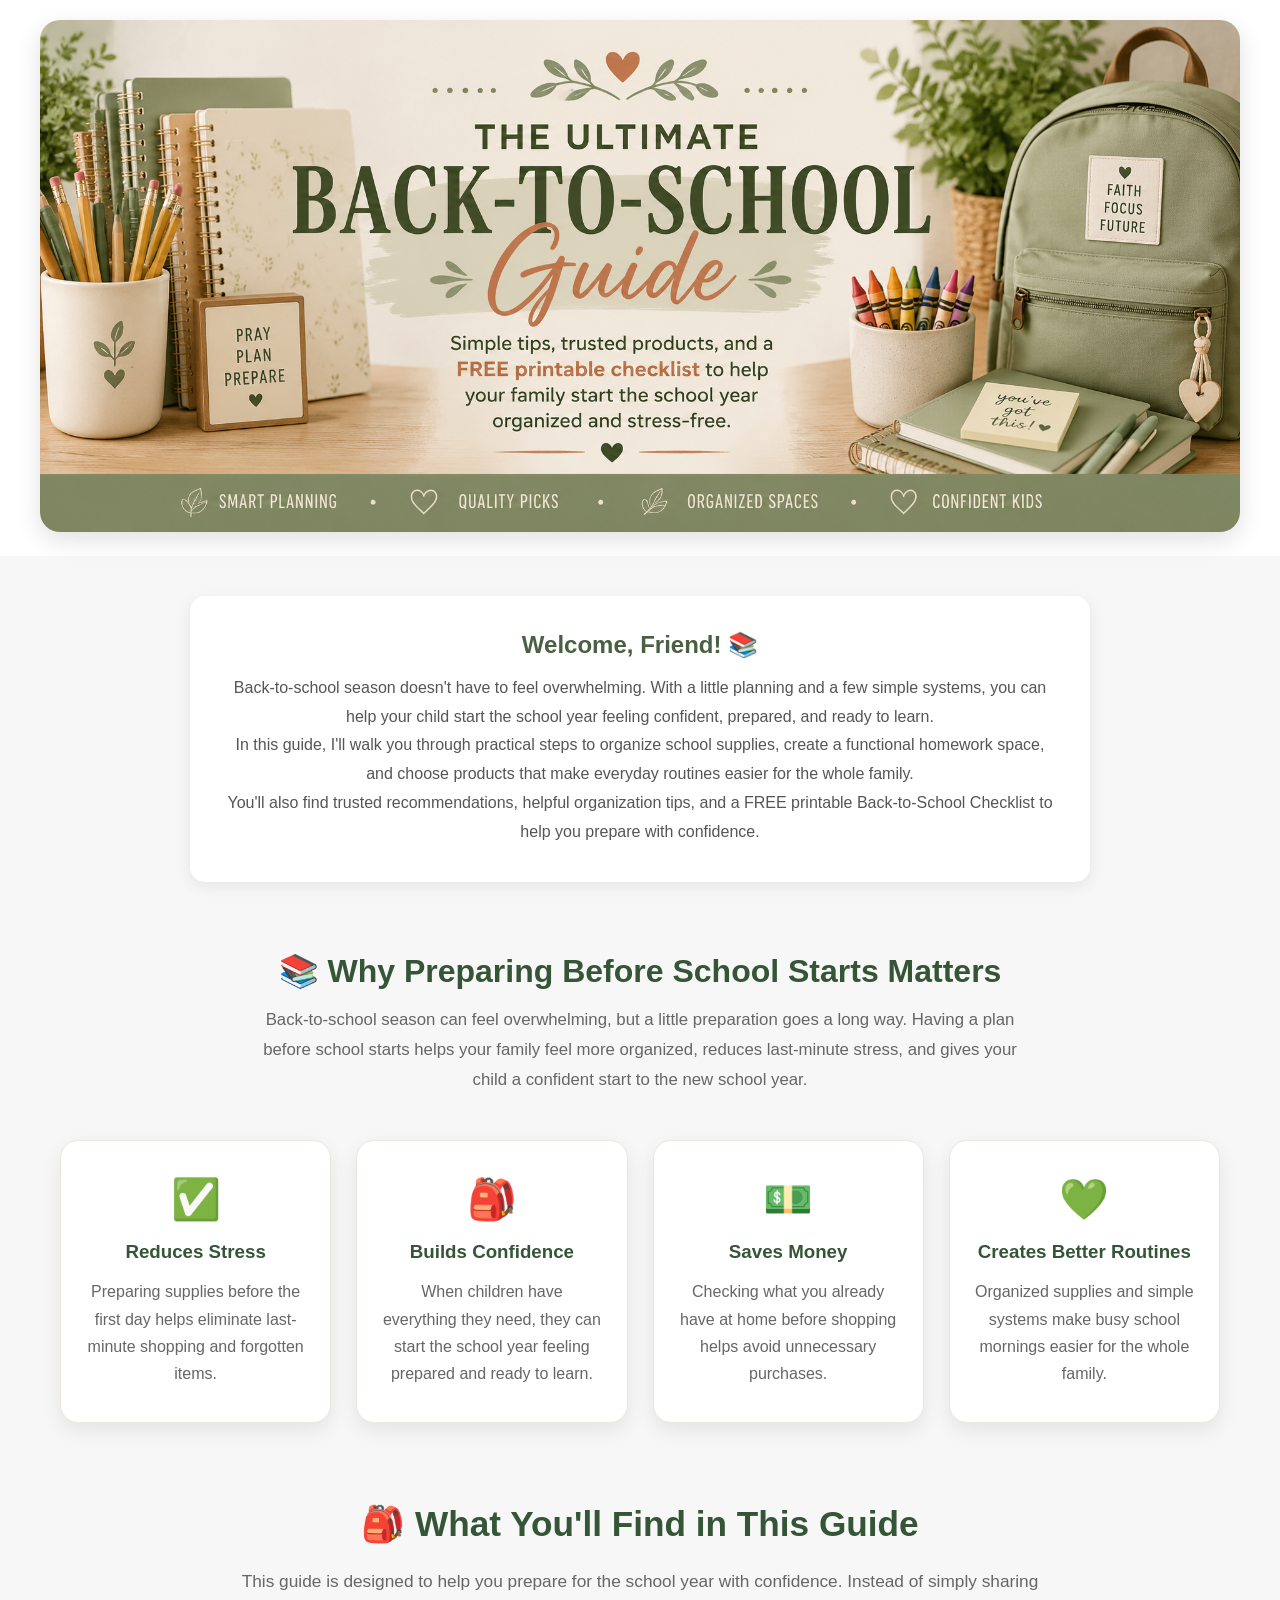
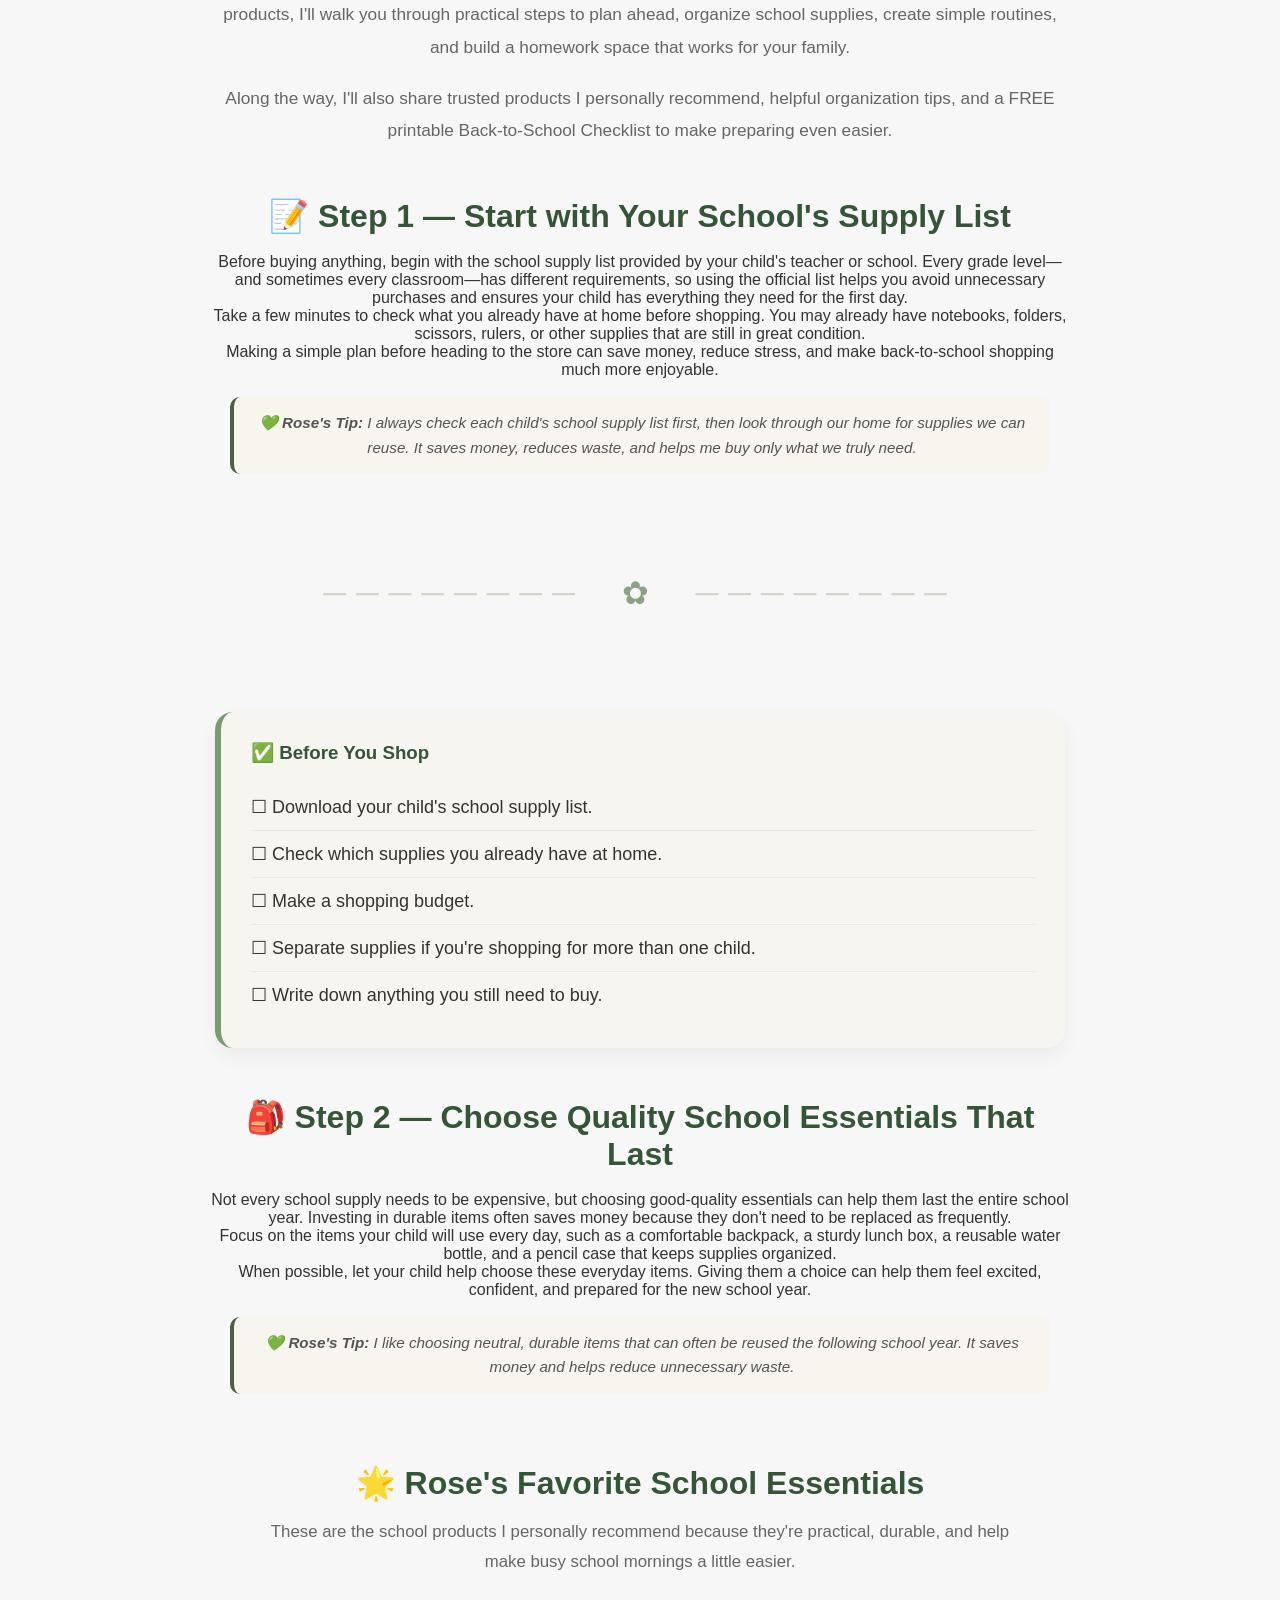
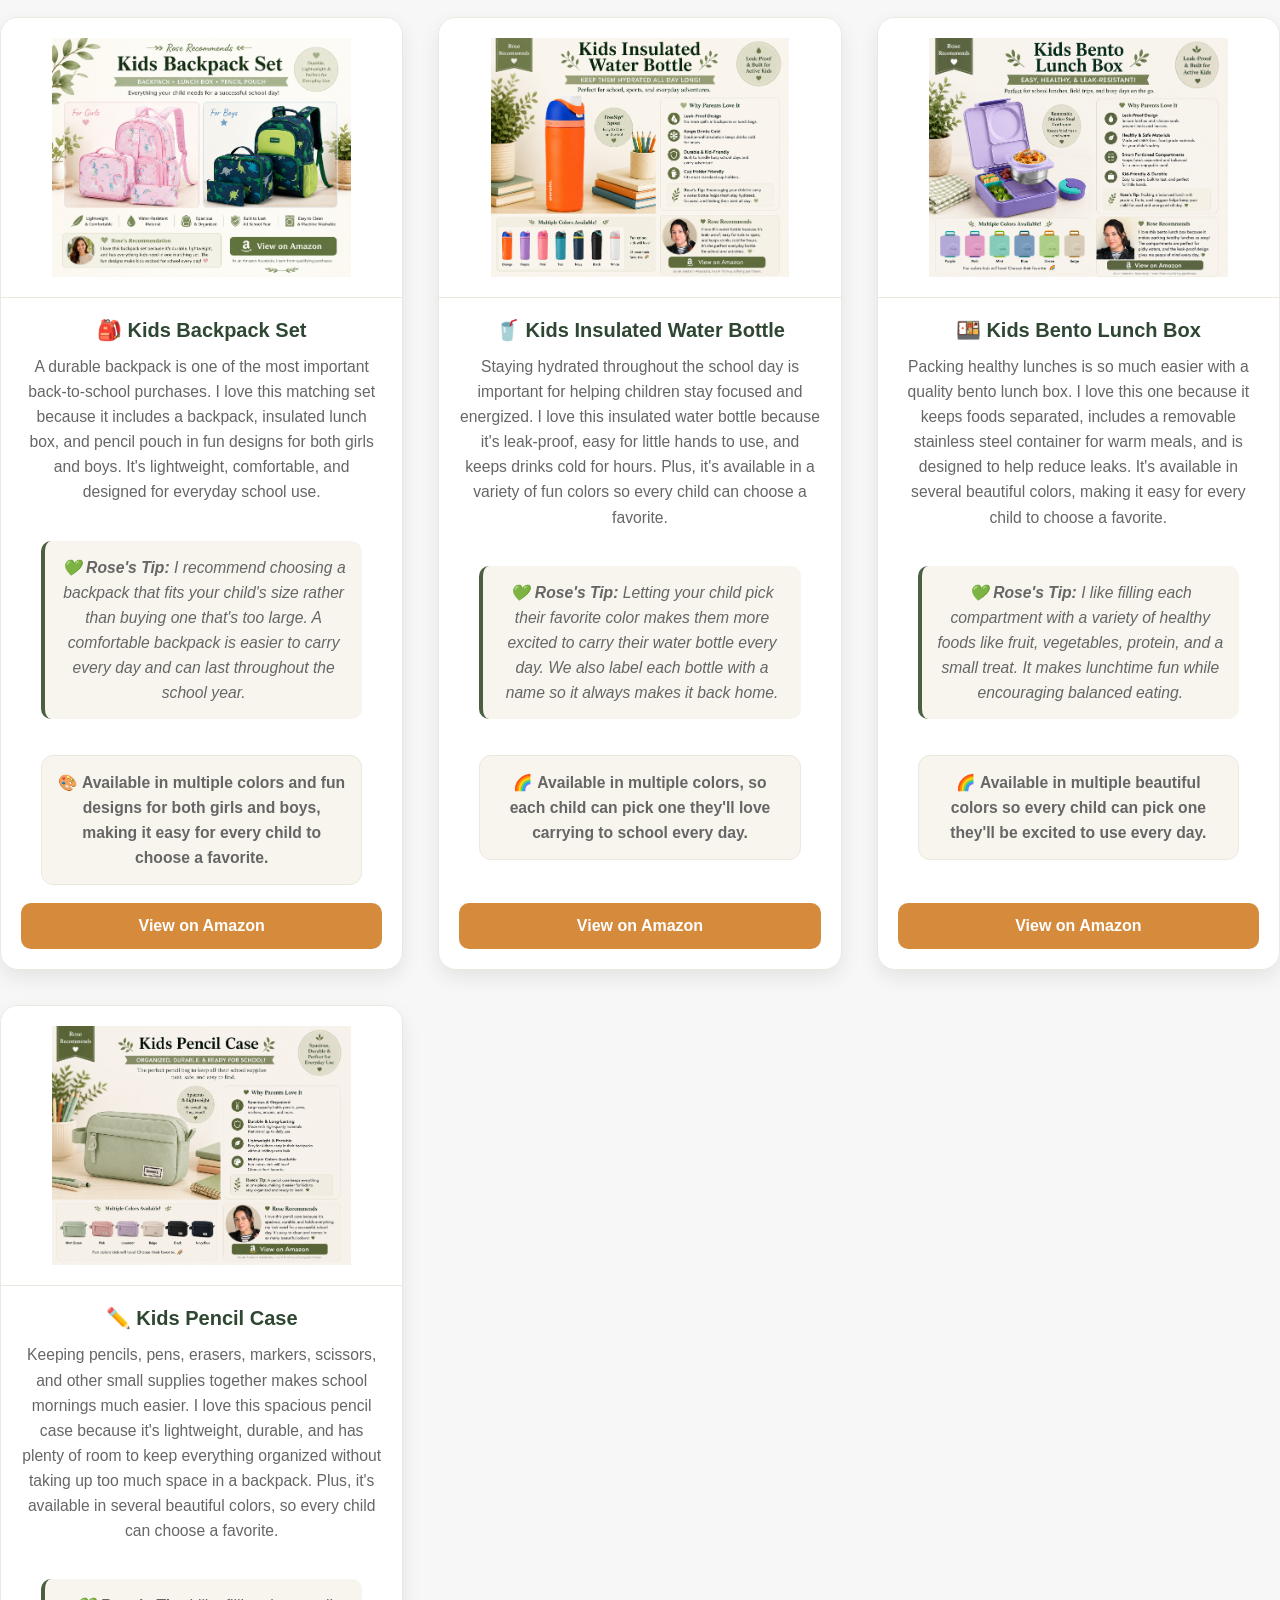
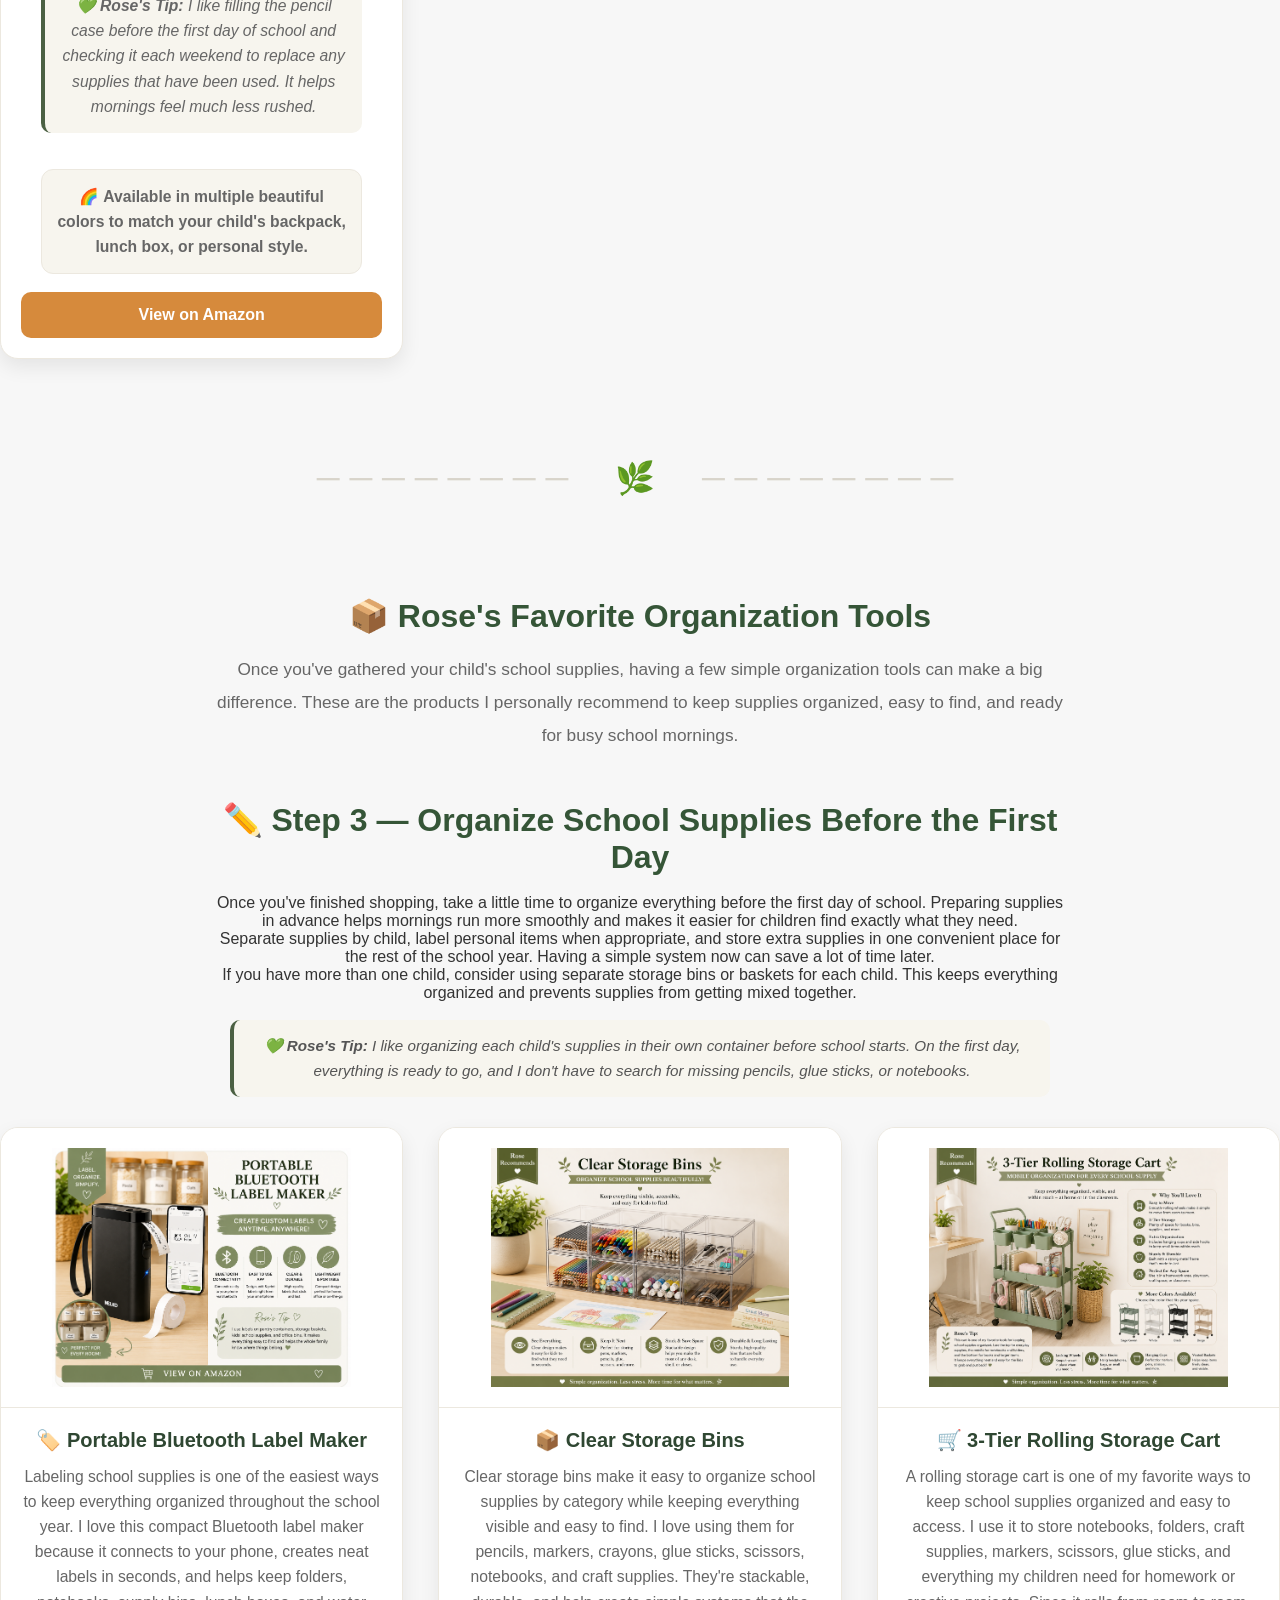
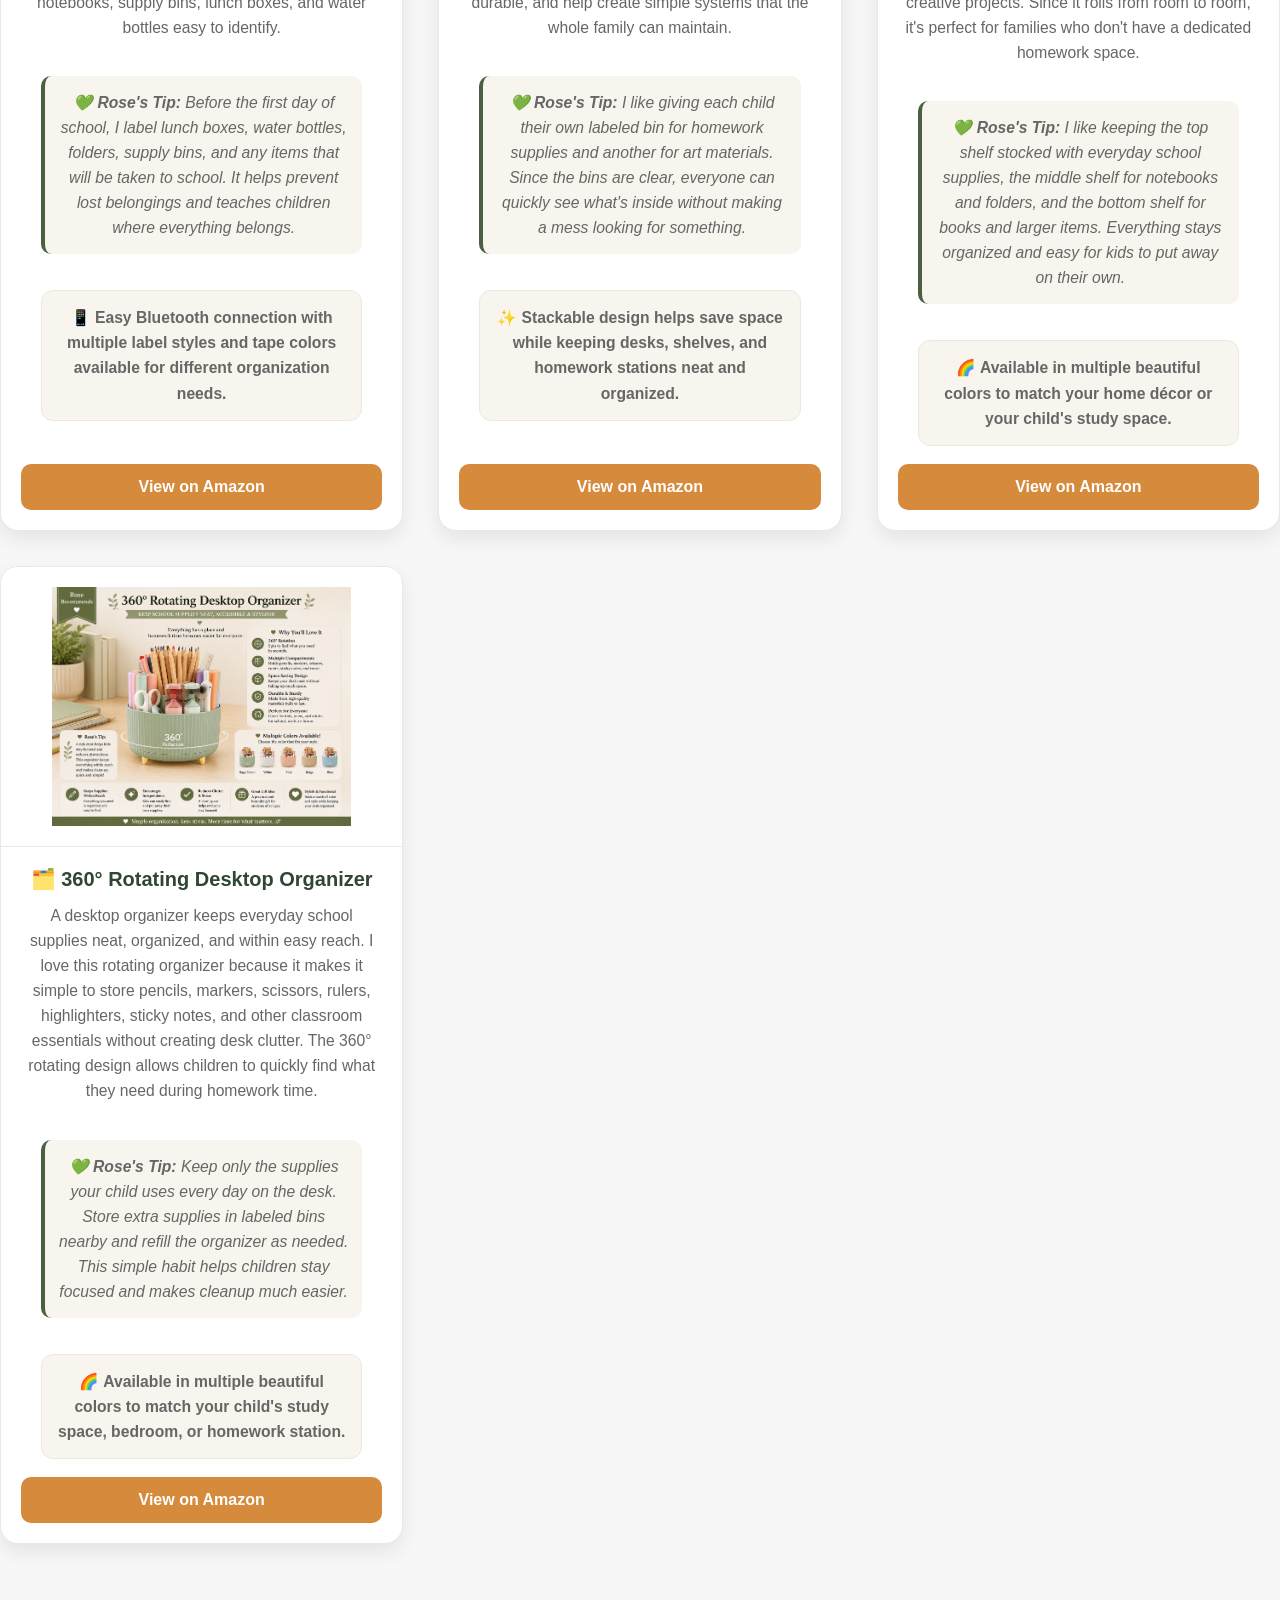
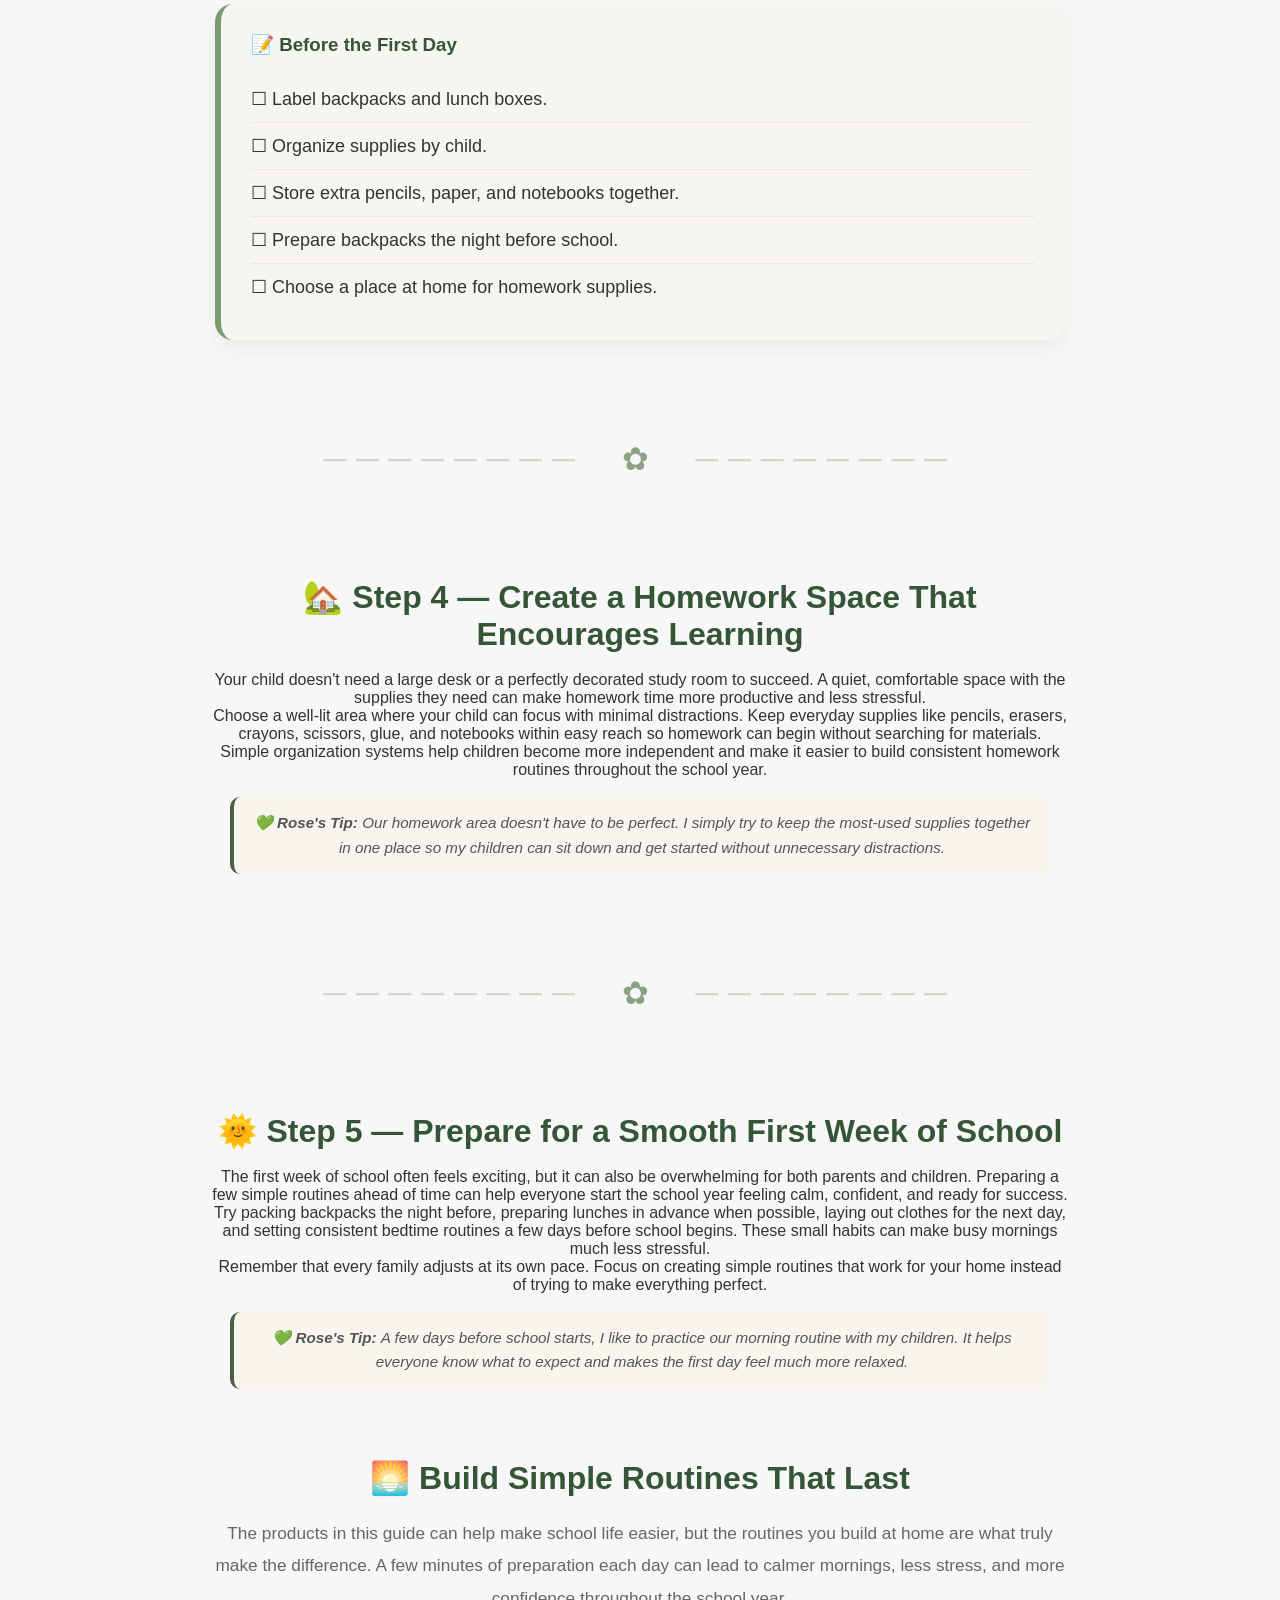
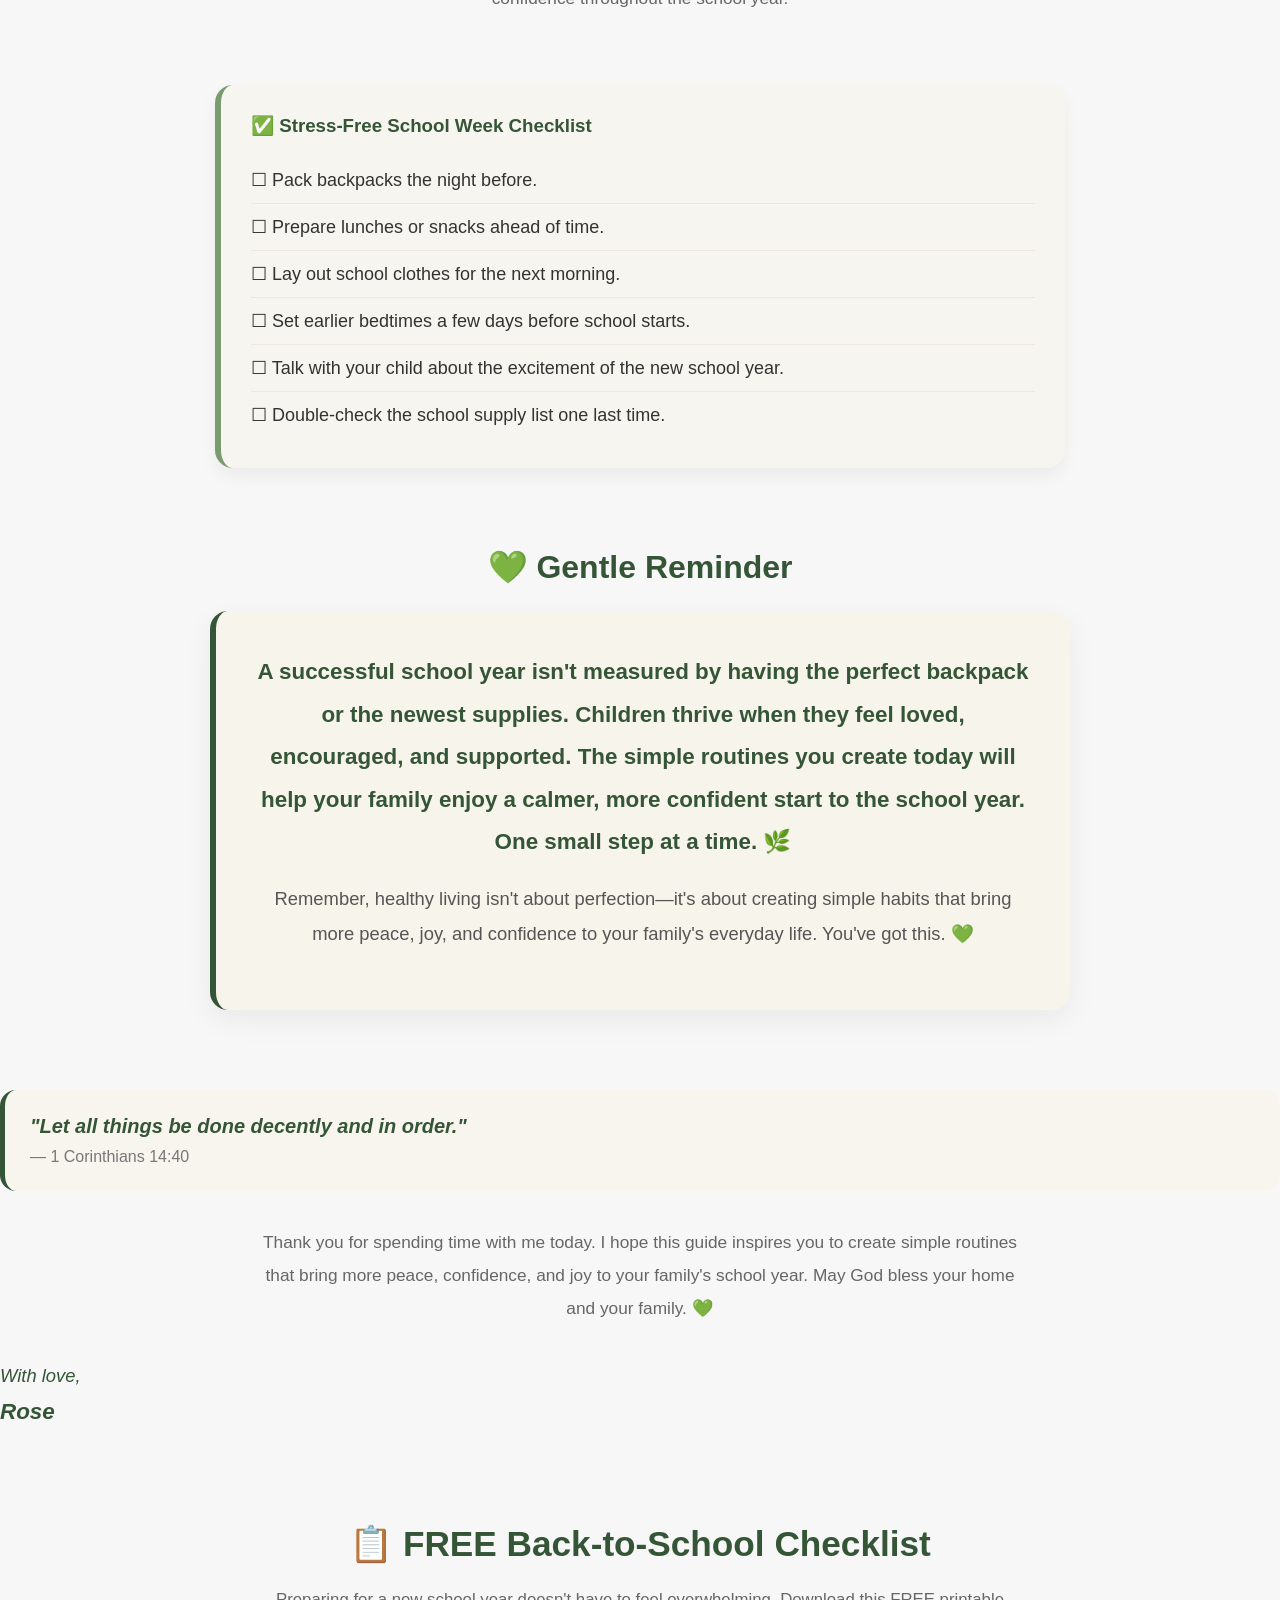
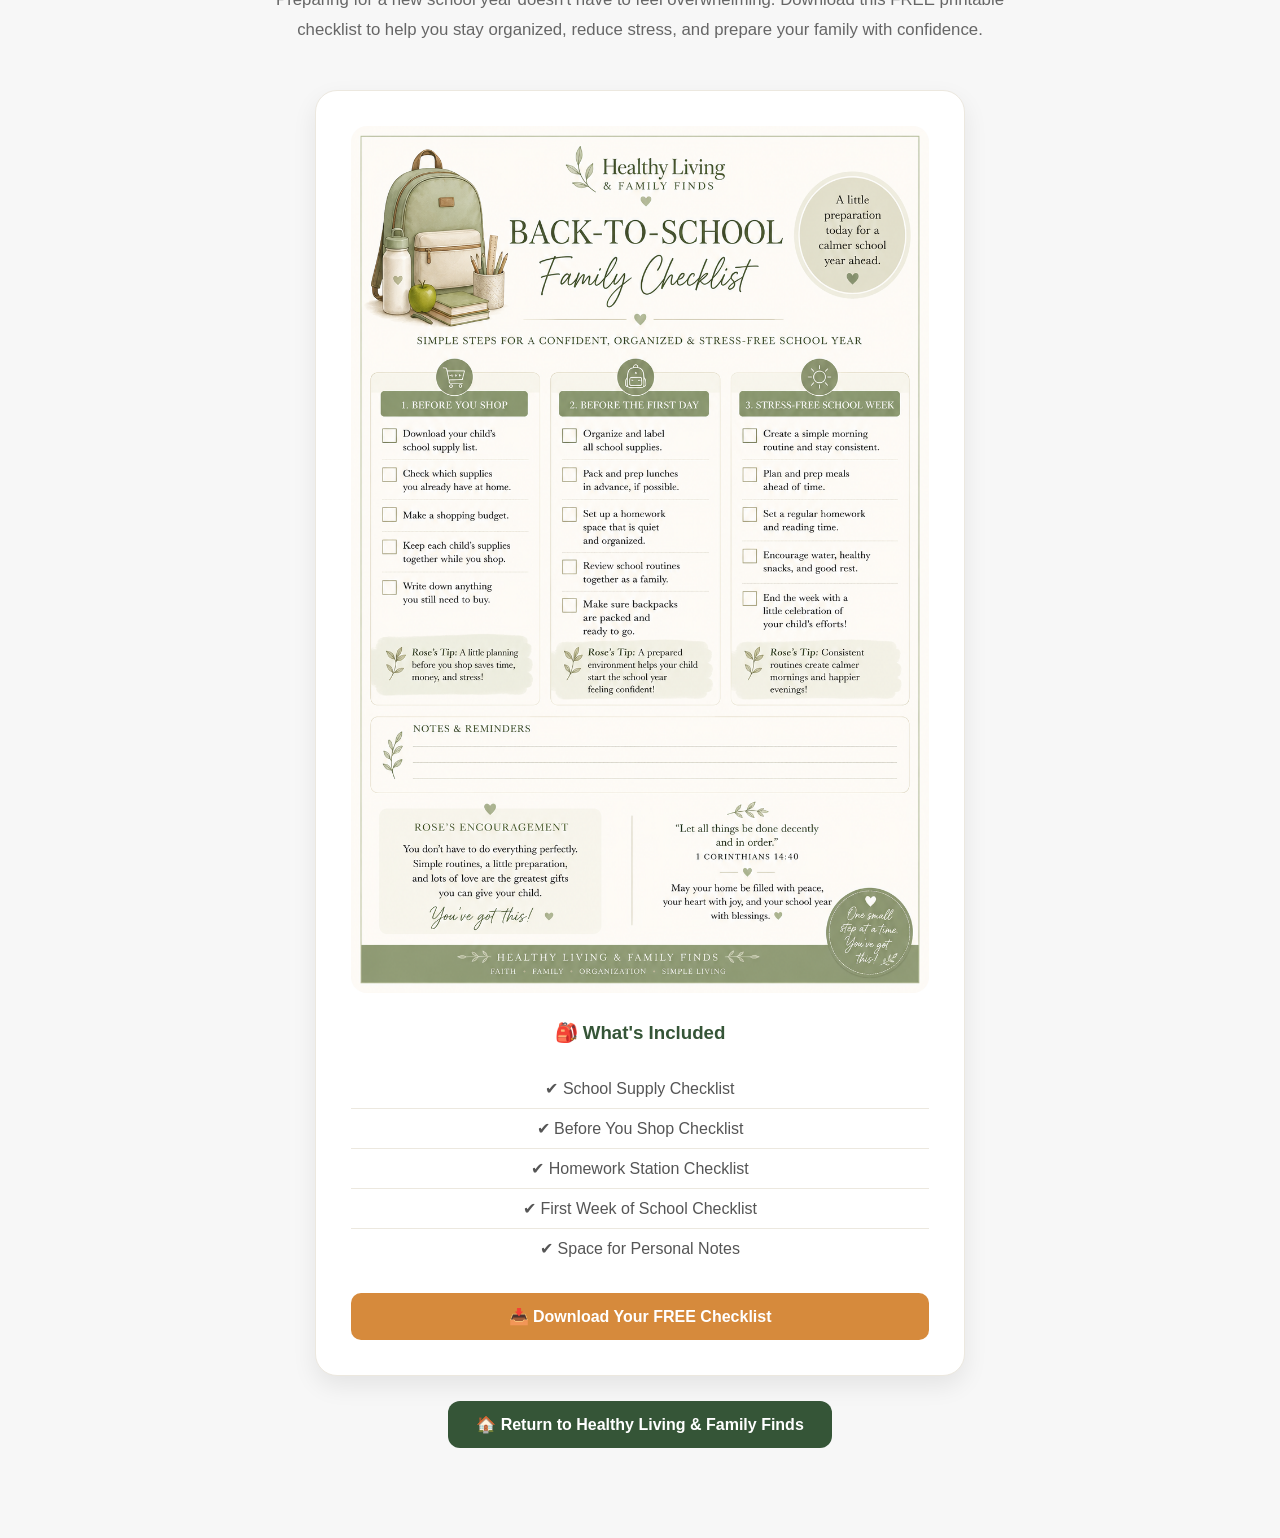
<file: school-supplies-guide.html>
<!DOCTYPE html>
<html lang="en">
 <head>
  <meta charset="utf-8"/>
  <meta content="width=device-width, initial-scale=1.0" name="viewport"/>
  <title>
   The Ultimate Back-to-School Guide | Healthy Living &amp; Family Finds
  </title>
  <style>
   *{
    margin:0;
    padding:0;
    box-sizing:border-box;
}

body{
    font-family:Arial, Helvetica, sans-serif;
    background:#f7f7f7;
    color:#333;
}

.hero{
    background:#ffffff;
    text-align:center;
    padding:20px;
}

.banner{
    width:100%;
    max-width:1200px;
    border-radius:20px;
    box-shadow:0 8px 25px rgba(0,0,0,.12);
}
.navbar{
    background:white;
    display:flex;
    justify-content:center;
    align-items:center;
    flex-wrap:wrap;
    gap:12px;
    padding:18px 20px;
    box-shadow:0 3px 12px rgba(0,0,0,.06);
    margin-bottom:20px;
}

.navbar a{
    text-decoration:none;
    color:#355537;
    font-weight:600;
    padding:10px 16px;
    border-radius:10px;
    transition:.3s;
}

.navbar a:hover{
    background:#355537;
    color:white;
}
    
.disclosure{
    background:#fff8e7;
    padding:15px;
    text-align:center;
    font-size:.9rem;
}

/* ADD THIS HERE */

.welcome{
    background:white;
    max-width:900px;
    margin:40px auto;
    padding:35px;
    border-radius:15px;
    text-align:center;
    box-shadow:0 4px 15px rgba(0,0,0,.08);
}

.welcome h2{
    color:#4b6043;
    margin-bottom:15px;
}

.welcome p{
    color:#555;
    line-height:1.8;
}

/* THEN YOUR NEXT SECTION */

.container{
    max-width:1200px;
    margin:auto;
    padding:30px 20px;
}

.category-title{
    margin:60px 0 20px;
    font-size:2rem;
    text-align:center;
    color:#4b6043;
}

.products{
    display:grid;
    grid-template-columns:repeat(3, 1fr);
    gap:35px;
    margin-bottom:60px;
    align-items:stretch;
}

@media (max-width: 900px){
    .products{
        grid-template-columns:repeat(2, 1fr);
    }
}

@media (max-width: 600px){
    .products{
        grid-template-columns:1fr;
    }
}
    
.card{
    background:white;
    border-radius:18px;
    overflow:hidden;
    box-shadow:0 8px 20px rgba(0,0,0,.08);
    border:1px solid #ece8df;
    transition:transform .3s ease, box-shadow .3s ease;
    display:flex;
    flex-direction:column;
    height:100%;
}
    
.card:hover{
    transform:translateY(-5px);
}

.card img{
    width:100%;
    height:280px;
    object-fit:contain;
    background:white;
    padding:20px;
    border-bottom:1px solid #ece8df;
}
    
.card-content{
    padding:20px;
    display:flex;
    flex-direction:column;
    flex-grow:1;
}
    .card-content .btn{
    margin-top:auto;
}
    
.card h3{
    margin-bottom:12px;
    text-align:center;
    color:#2f4732;
    font-size:1.25rem;
}
    
.card p{
    color:#666;
    margin-bottom:18px;
    line-height:1.6;
    text-align:center;
    font-size:.98rem;
}
    .rose-tip{
    background:#f7f5ee;
    border-left:4px solid #4b6043;
    padding:14px;
    margin:18px 20px;
    border-radius:10px;
    color:#555;
    font-size:.95rem;
    line-height:1.6;
    font-style:italic;
}
    
.btn{
    display:block;
    width:100%;
    text-align:center;
    background:#d68a3c;
    color:white;
    text-decoration:none;
    padding:14px;
    border-radius:10px;
    font-weight:600;
    transition:.3s;
}
    
.btn:hover{
    background:#b8742d;
    transform:translateY(-2px);
    box-shadow:0 8px 18px rgba(0,0,0,.15);
}
    
.about-btn{
    display:inline-block;
    margin-top:25px;
    padding:14px 28px;
    background:#355537;
    color:white;
    text-decoration:none;
    border-radius:12px;
    font-weight:600;
    transition:.3s;
}

.about-btn:hover{
    background:#2b452d;
    transform:translateY(-2px);
}
.category-banner{
    width:100%;
    display:block;
    margin:25px auto 20px;
    border-radius:18px;
    box-shadow:0 8px 20px rgba(0,0,0,.08);
}

.category-description{
    color:#666;
    font-size:1.05rem;
    line-height:1.7;
    margin-top:-5px;
    margin-bottom:25px;
    max-width:850px;
}

.rose-picks{
    background:#ffffff;
    margin:70px auto;
    padding:55px;
    border-radius:25px;
    box-shadow:0 10px 30px rgba(0,0,0,.08);
    max-width:1200px;
}

.rose-picks h2{
    text-align:center;
    color:#355537;
    margin-bottom:15px;
    font-size:2rem;
}

.rose-intro{
    text-align:center;
    max-width:750px;
    margin:0 auto 45px;
    color:#666;
    line-height:1.8;
    font-size:1.05rem;
}

.rose-grid{
    display:flex;
    justify-content:center;
    gap:30px;
    flex-wrap:wrap;
}
    
.rose-card{
    width:420px;
    background:white;
    border-radius:20px;
    overflow:hidden;
    box-shadow:0 8px 20px rgba(0,0,0,.08);
    border:1px solid #ece8df;
    display:flex;
    flex-direction:column;
    transition:all .3s ease;
}
    
.rose-card:hover{
    transform:translateY(-6px);
    box-shadow:0 14px 35px rgba(0,0,0,.12);
}
    
.rose-card img{
    width:100%;
    height:280px;
    object-fit:cover;
    display:block;
    border-bottom:1px solid #ece8df;
}
    
.rose-card h3{
    text-align:center;
    color:#355537;
    margin:24px 20px 12px;
    font-size:1.3rem;
}

.rose-card p{
    padding:0 25px;
    text-align:center;
    line-height:1.7;
    color:#666;
    flex-grow:1;
}
    
.rose-highlight{
    color:#4b6043;
    font-weight:700;
    text-align:center;
    font-size:1rem;
    margin:18px 20px 8px;
} 

.rose-badge{
    background:#4b6043;
    color:white;
    text-align:center;
    padding:10px;
    font-size:.9rem;
    font-weight:bold;
    letter-spacing:.5px;
}
    
.rose-card .btn{
    margin:20px auto 25px;
    width:80%;
    text-align:center;
}
    
footer{
    text-align:center;
    padding:40px 20px;
    color:#777;
}
    
.social{
    margin-top:15px;
}

.social a{
    text-decoration:none;
    margin:0 10px;
    color:#333;
    font-weight:bold;
}
.quick-links{
    max-width:1100px;
    margin:35px auto 60px;
    display:flex;
    flex-wrap:wrap;
    justify-content:center;
    gap:18px;
}
    
.quick-links a{
    text-decoration:none;
    background:white;
    color:#355537;
    padding:16px 24px;
    border-radius:14px;
    font-weight:600;
    box-shadow:0 6px 18px rgba(0,0,0,.08);
    transition:.3s;
    border:1px solid #ece8df;
}
    
.quick-links a:hover{
    background:#355537;
    color:white;
    transform:translateY(-4px);
    box-shadow:0 10px 22px rgba(0,0,0,.12);
}

/* ---------- WHY HOME ORGANIZATION ---------- */

.why-organize{
    max-width:1200px;
    margin:70px auto;
    padding:0 20px;
}

.why-organize h2{
    text-align:center;
    color:#355537;
    font-size:2rem;
    margin-bottom:15px;
}

.why-intro{
    max-width:760px;
    margin:0 auto 45px;
    text-align:center;
    color:#666;
    line-height:1.8;
    font-size:1.05rem;
}

.benefits{
    display:grid;
    grid-template-columns:repeat(auto-fit,minmax(240px,1fr));
    gap:25px;
}

.benefit-card{
    background:white;
    border-radius:18px;
    padding:35px 25px;
    text-align:center;
    box-shadow:0 8px 20px rgba(0,0,0,.08);
    border:1px solid #ece8df;
    transition:.3s;
}

.benefit-card:hover{
    transform:translateY(-6px);
}

.benefit-icon{
    font-size:2.5rem;
    margin-bottom:18px;
}

.benefit-card h3{
    color:#355537;
    margin-bottom:15px;
}

.benefit-card p{
    color:#666;
    line-height:1.7;
}

/* ---------- GUIDE INTRO ---------- */

.guide-intro{
    max-width:900px;
    margin:80px auto 50px;
    text-align:center;
    padding:0 20px;
}

.guide-intro h2{
    color:#355537;
    font-size:2.2rem;
    margin-bottom:20px;
}

.guide-intro p{
    color:#666;
    line-height:1.9;
    font-size:1.08rem;
    margin-bottom:18px;
}

  /* ---------- GUIDE DIVIDER ---------- */

.guide-divider{

    text-align:center;

    margin:100px auto;

    color:#8da184;

    font-size:2rem;

    letter-spacing:10px;

}

.guide-divider::before{

    content:"────────";

    color:#d8d4ca;

    margin-right:18px;

}

.guide-divider::after{

    content:"────────";

    color:#d8d4ca;

    margin-left:18px;

}


/* ---------- CONTINUE YOUR ORGANIZATION JOURNEY ---------- */

.coming-guides{
    max-width:1200px;
    margin:100px auto;
    padding:0 20px;
    text-align:center;
}

.coming-guides h2{
    color:#355537;
    font-size:2rem;
    margin-bottom:20px;
}

.coming-guides > p{
    max-width:700px;
    margin:0 auto 45px;
    color:#666;
    line-height:1.8;
}

.guide-grid{
    display:grid;
    grid-template-columns:repeat(auto-fit,minmax(220px,1fr));
    gap:25px;
}

.guide-card{
    background:white;
    border-radius:18px;
    padding:30px 20px;
    box-shadow:0 8px 20px rgba(0,0,0,.08);
    border:1px solid #ece8df;
    transition:.3s;
}

.guide-card:hover{
    transform:translateY(-5px);
}

.guide-card h3{
    color:#355537;
    margin-bottom:12px;
}

.guide-card p{
    color:#8a8a8a;
    font-style:italic;
    line-height:1.6;

}

  .signature{

    margin-top:35px;

    color:#355537;

    font-size:1.15rem;

    line-height:1.8;

    font-style:italic;

}

.signature strong{

    font-size:1.4rem;

}

/* ---------- Guide Sections ---------- */

.guide-section{
    max-width:900px;
    margin:50px auto 30px;
    text-align:center;
    padding:0 20px;
}

.guide-section h2{
    color:#355537;
    font-size:2rem;
    margin-bottom:18px;
}

/* ---------- FAVORITE COLLECTION ---------- */

.favorite-collection{
    max-width:900px;
    margin:60px auto 40px;
    padding:0 20px;
    text-align:center;
}

.favorite-collection h2{
    color:#355537;
    font-size:2rem;
    margin-bottom:18px;
}

.favorite-collection p{
    color:#666;
    line-height:1.9;
    font-size:1.08rem;
}

/* ---------- PRODUCT COLLECTION TITLE ---------- */

.section-products-title{
    text-align:center;
    color:#355537;
    font-size:2rem;
    margin:70px auto 15px;
}

.section-products-intro{
    max-width:760px;
    margin:0 auto 40px;
    text-align:center;
    color:#666;
    line-height:1.8;
    font-size:1.05rem;
}

/* ---------- PRODUCT NOTE ---------- */

.product-note{
    background:#f7f5ee;
    border-radius:12px;
    padding:14px;
    margin:18px 20px;
    text-align:center;
    color:#4b6043; 
    font-weight:600;
    line-height:1.6;
    font-size:.95rem;
    border:1px solid #ece8df;
}
/* ---------- ROUTINE WRAP UP ---------- */

.routine-wrap-up{
    max-width:900px;
    margin:70px auto;
    padding:0 20px;
    text-align:center;
}

.routine-wrap-up h2{
    color:#355537;
    font-size:2rem;
    margin-bottom:20px;
}

.routine-wrap-up p{
    color:#666;
    line-height:1.9;
    font-size:1.08rem;
}

  /* ---------- ROSE CHECKLIST ---------- */

.rose-checklist{

background:#f7f5ef;

border-left:6px solid #7a9b6f;

padding:30px;

margin:45px auto;

border-radius:18px;

max-width:850px;

box-shadow:0 8px 18px rgba(0,0,0,.05);

}

.rose-checklist h3{

color:#355537;

margin-bottom:20px;

}

.rose-checklist ul{

list-style:none;

padding:0;

}

.rose-checklist li{

padding:12px 0;

font-size:18px;

border-bottom:1px solid #ece8df;

}

.rose-checklist li:last-child{

border-bottom:none;

}

/* ---------- ROSE'S GENTLE REMINDER ---------- */

.gentle-reminder{
    max-width:900px;
    margin:80px auto;
    text-align:center;
    padding:0 20px;
}

.gentle-reminder h2{
    color:#355537;
    font-size:2rem;
    margin-bottom:25px;
}

.reminder-card{
    background:#f7f4eb;
    border-left:6px solid #355537;
    border-radius:18px;
    padding:40px;
    box-shadow:0 10px 30px rgba(0,0,0,.06);
}

.reminder-card p{
    font-size:1.15rem;
    line-height:1.9;
    color:#555;
    margin-bottom:18px;
}

.reminder-card p:first-child{
    font-weight:700;
    color:#355537;
    font-size:1.4rem;
}
/* ---------- CLOSING ---------- */

.closing{
    max-width:760px;
    margin:35px auto;
    text-align:center;
    color:#666;
    line-height:1.9;
    font-size:1.08rem;
}

 /* ---------- FROM ROSE ---------- */

.from-rose{

    max-width:900px;

    margin:120px auto;

    padding:55px;

    background:white;

    border-radius:24px;

    text-align:center;

    box-shadow:0 10px 30px rgba(0,0,0,.08);

}

.from-rose h2{

    color:#355537;

    margin-bottom:25px;

    font-size:2rem;

}

.from-rose p{

    color:#666;

    line-height:1.9;

    font-size:1.08rem;

    margin-bottom:22px;

}

.bible-verse{

    background:#f7f5ee;

    border-left:5px solid #355537;

    padding:25px;

    margin:35px 0;

    border-radius:16px;

}

.verse{

    color:#355537;

    font-size:1.25rem;

    font-style:italic;

    font-weight:600;

}

.reference{

    margin-top:10px;

    color:#777;

}

    
/* ---------- FREE PRINTABLE ---------- */

.free-printable{
    max-width:1100px;
    margin:90px auto;
    text-align:center;
    padding:0 20px;
}

.free-printable h2{
    color:#355537;
    font-size:2.2rem;
    margin-bottom:20px;
}

.free-printable > p{
    max-width:760px;
    margin:0 auto 45px;
    color:#666;
    line-height:1.8;
    font-size:1.05rem;
}
/* ---------- PRINTABLE CARD ---------- */

.printable-card{
    background:white;
    max-width:650px;
    margin:0 auto;
    padding:35px;
    border-radius:22px;
    box-shadow:0 10px 25px rgba(0,0,0,.08);
    border:1px solid #ece8df;
}

.printable-card img{
    width:100%;
    border-radius:16px;
    margin-bottom:25px;
}

.printable-card h3{
    color:#355537;
    margin-bottom:20px;
}

.printable-card ul{
    list-style:none;
    padding:0;
    margin:25px 0;
}

.printable-card li{
    padding:10px 0;
    color:#555;
    border-bottom:1px solid #ece8df;
}

.printable-card li:last-child{
    border-bottom:none;
}
  </style>
 </head>
 <body>
  <header class="hero">
   <img alt="The Ultimate Back-to-School Guide" class="banner" src="school-supplies-guide-banner.png"/>
  </header>
  <section class="welcome">
   <h2>
    Welcome, Friend! 📚
   </h2>
   <p>
    Back-to-school season doesn't have to feel overwhelming. With a little planning and a few simple systems, you can help your child start the school year feeling confident, prepared, and ready to learn.
   </p>
   <p>
    In this guide, I'll walk you through practical steps to organize school supplies, create a functional homework space, and choose products that make everyday routines easier for the whole family.
   </p>
   <p>
    You'll also find trusted recommendations, helpful organization tips, and a FREE printable Back-to-School Checklist to help you prepare with confidence.
   </p>
  </section>
  <section class="why-organize">
   <h2>
    📚 Why Preparing Before School Starts Matters
   </h2>
   <p class="why-intro">
    Back-to-school season can feel overwhelming, but a little preparation goes a long way. Having a plan before school starts helps your family feel more organized, reduces last-minute stress, and gives your child a confident start to the new school year.
   </p>
   <div class="benefits">
    <div class="benefit-card">
     <div class="benefit-icon">
      ✅
     </div>
     <h3>
      Reduces Stress
     </h3>
     <p>
      Preparing supplies before the first day helps eliminate last-minute shopping and forgotten items.
     </p>
    </div>
    <div class="benefit-card">
     <div class="benefit-icon">
      🎒
     </div>
     <h3>
      Builds Confidence
     </h3>
     <p>
      When children have everything they need, they can start the school year feeling prepared and ready to learn.
     </p>
    </div>
    <div class="benefit-card">
     <div class="benefit-icon">
      💵
     </div>
     <h3>
      Saves Money
     </h3>
     <p>
      Checking what you already have at home before shopping helps avoid unnecessary purchases.
     </p>
    </div>
    <div class="benefit-card">
     <div class="benefit-icon">
      💚
     </div>
     <h3>
      Creates Better Routines
     </h3>
     <p>
      Organized supplies and simple systems make busy school mornings easier for the whole family.
     </p>
    </div>
   </div>
  </section>
  <section class="guide-intro">
   <h2>
    🎒 What You'll Find in This Guide
   </h2>
   <p>
    This guide is designed to help you prepare for the school year with confidence. Instead of simply sharing products, I'll walk you through practical steps to plan ahead, organize school supplies, create simple routines, and build a homework space that works for your family.
   </p>
   <p>
    Along the way, I'll also share trusted products I personally recommend, helpful organization tips, and a FREE printable Back-to-School Checklist to make preparing even easier.
   </p>
  </section>
  <section class="guide-section">
   <h2>
    📝 Step 1 — Start with Your School's Supply List
   </h2>
   <p>
    Before buying anything, begin with the school supply list provided by your child's teacher or school. Every grade level—and sometimes every classroom—has different requirements, so using the official list helps you avoid unnecessary purchases and ensures your child has everything they need for the first day.
   </p>
   <p>
    Take a few minutes to check what you already have at home before shopping. You may already have notebooks, folders, scissors, rulers, or other supplies that are still in great condition.
   </p>
   <p>
    Making a simple plan before heading to the store can save money, reduce stress, and make back-to-school shopping much more enjoyable.
   </p>
   <div class="rose-tip">
    💚
    <strong>
     Rose's Tip:
    </strong>
    I always check each child's school supply list first, then look through our home for supplies we can reuse. It saves money, reduces waste, and helps me buy only what we truly need.
   </div>
  </section>
  <div class="guide-divider">
   ✿
  </div>
  <div class="rose-checklist">
   <h3>
    ✅ Before You Shop
   </h3>
   <ul>
    <li>
     ☐ Download your child's school supply list.
    </li>
    <li>
     ☐ Check which supplies you already have at home.
    </li>
    <li>
     ☐ Make a shopping budget.
    </li>
    <li>
     ☐ Separate supplies if you're shopping for more than one child.
    </li>
    <li>
     ☐ Write down anything you still need to buy.
    </li>
   </ul>
  </div>
  <section class="guide-section">
   <h2>
    🎒 Step 2 — Choose Quality School Essentials That Last
   </h2>
   <p>
    Not every school supply needs to be expensive, but choosing good-quality essentials can help them last the entire school year. Investing in durable items often saves money because they don't need to be replaced as frequently.
   </p>
   <p>
    Focus on the items your child will use every day, such as a comfortable backpack, a sturdy lunch box, a reusable water bottle, and a pencil case that keeps supplies organized.
   </p>
   <p>
    When possible, let your child help choose these everyday items. Giving them a choice can help them feel excited, confident, and prepared for the new school year.
   </p>
   <div class="rose-tip">
    💚
    <strong>
     Rose's Tip:
    </strong>
    I like choosing neutral, durable items that can often be reused the following school year. It saves money and helps reduce unnecessary waste.
   </div>
  </section>
  <h3 class="section-products-title">
   🌟 Rose's Favorite School Essentials
  </h3>
  <p class="section-products-intro">
   These are the school products I personally recommend because they're practical, durable, and help make busy school mornings a little easier.
  </p>
  <div class="products">
   <div class="card" id="kids-backpack-set">
    <img alt="Kids backpack set with matching lunch box and pencil case" src="kids-backpack-set.png"/>
    <div class="card-content">
     <h3>
      🎒 Kids Backpack Set
     </h3>
     <p>
      A durable backpack is one of the most important back-to-school purchases. I love this matching set because it includes a backpack, insulated lunch box, and pencil pouch in fun designs for both girls and boys. It's lightweight, comfortable, and designed for everyday school use.
     </p>
     <p class="rose-tip">
      💚
      <strong>
       Rose's Tip:
      </strong>
      I recommend choosing a backpack that fits your child's size rather than buying one that's too large. A comfortable backpack is easier to carry every day and can last throughout the school year.
     </p>
     <p class="product-note">
      🎨 Available in multiple colors and fun designs for both girls and boys, making it easy for every child to choose a favorite.
     </p>
     <a class="btn" href="https://www.amazon.com/dp/B0B28J2S6N?_encoding=UTF8&amp;pd_rd_i=B0B28J2S6N&amp;qid=1782847070&amp;pd_rd_w=Vf7Sb&amp;content-id=amzn1.sym.2fb72bc8-96ef-420d-b08f-c04b69f36507%3Aamzn1.sym.2fb72bc8-96ef-420d-b08f-c04b69f36507&amp;pf_rd_p=2fb72bc8-96ef-420d-b08f-c04b69f36507&amp;pf_rd_r=BR5E825DPX7BDFT86V5S&amp;pd_rd_wg=ZU3mV&amp;pd_rd_r=82d0dc9e-3cd0-479c-8b15-f0ff9796a7db&amp;pd_rd_plhdr=t&amp;th=1&amp;linkCode=ll2&amp;tag=rosmeryguerra-20&amp;linkId=3bcd7f92bfacc796caf9a612708738a3&amp;language=en_US&amp;ref_=as_li_ss_tl" target="_blank">
      View on Amazon
     </a>
    </div>
   </div>
   <div class="card" id="kids-water-bottle">
    <img alt="Kids Insulated Water Bottle" src="kids-insulated-water-bottle.png"/>
    <div class="card-content">
     <h3>
      🥤 Kids Insulated Water Bottle
     </h3>
     <p>
      Staying hydrated throughout the school day is important for helping children stay focused and energized. I love this insulated water bottle because it's leak-proof, easy for little hands to use, and keeps drinks cold for hours. Plus, it's available in a variety of fun colors so every child can choose a favorite.
     </p>
     <p class="rose-tip">
      💚
      <strong>
       Rose's Tip:
      </strong>
      Letting your child pick their favorite color makes them more excited to carry their water bottle every day. We also label each bottle with a name so it always makes it back home.
     </p>
     <p class="product-note">
      🌈 Available in multiple colors, so each child can pick one they'll love carrying to school every day.
     </p>
     <a class="btn" href="https://www.amazon.com/Owala-FreeSip-Insulated-Stainless-BPA-Free/dp/B0CRC8MQZL?crid=26QB1UCE5ANWQ&amp;dib=eyJ2IjoiMSJ9.[base64].NeWd8TxbdThdgtidkUHpH9DhX6IFhF9Qx7S1_m2pkPc&amp;dib_tag=se&amp;keywords=water%2Bbottle%2Bfor%2Bschool%2Bwith%2Bstraw%2Bbest%2Bseller&amp;nsdOptOutParam=true&amp;qid=1782848658&amp;sprefix=water%2Bbottle%2Bfor%2Bschool%2Bwith%2Bstraw%2Bbest%2Bseller%2Caps%2C128&amp;sr=8-6&amp;th=1&amp;linkCode=ll2&amp;tag=rosmeryguerra-20&amp;linkId=662c963b6adb0dc680aaab24e6548c44&amp;language=en_US&amp;ref_=as_li_ss_tl" target="_blank">
      View on Amazon
     </a>
    </div>
   </div>
   <div class="card" id="kids-bento-lunch-box">
    <img alt="Kids Bento Lunch Box" src="kids-bento-lunch-box.png"/>
    <div class="card-content">
     <h3>
      🍱 Kids Bento Lunch Box
     </h3>
     <p>
      Packing healthy lunches is so much easier with a quality bento lunch box. I love this one because it keeps foods separated, includes a removable stainless steel container for warm meals, and is designed to help reduce leaks. It's available in several beautiful colors, making it easy for every child to choose a favorite.
     </p>
     <p class="rose-tip">
      💚
      <strong>
       Rose's Tip:
      </strong>
      I like filling each compartment with a variety of healthy foods like fruit, vegetables, protein, and a small treat. It makes lunchtime fun while encouraging balanced eating.
     </p>
     <p class="product-note">
      🌈 Available in multiple beautiful colors so every child can pick one they'll be excited to use every day.
     </p>
     <a class="btn" href="https://www.amazon.com/OmieBox-Bento-Box-Kids-Compartments/dp/B074BFS86B?crid=2ECTJE14AJ52H&amp;dib=eyJ2IjoiMSJ9.[base64].olQYychOpeDyPj2uHGjpVpB08pUt9EIX72txHHWbPHs&amp;dib_tag=se&amp;keywords=lunchbox%2Bfor%2Bschoolbest%2Bseller&amp;qid=1782850348&amp;sprefix=lunchbox%2Bfor%2Bschoolbest%2Bseller%2Caps%2C123&amp;sr=8-7&amp;th=1&amp;linkCode=ll2&amp;tag=rosmeryguerra-20&amp;linkId=7fe78fb39247590002a2b5f4f2a09bc2&amp;language=en_US&amp;ref_=as_li_ss_tl" target="_blank">
      View on Amazon
     </a>
    </div>
   </div>
   <div class="card" id="kids-pencil-case">
    <img alt="Kids Pencil Case" src="kids-pencil-case.png"/>
    <div class="card-content">
     <h3>
      ✏️ Kids Pencil Case
     </h3>
     <p>
      Keeping pencils, pens, erasers, markers, scissors, and other small supplies together makes school mornings much easier. I love this spacious pencil case because it's lightweight, durable, and has plenty of room to keep everything organized without taking up too much space in a backpack. Plus, it's available in several beautiful colors, so every child can choose a favorite.
     </p>
     <p class="rose-tip">
      💚
      <strong>
       Rose's Tip:
      </strong>
      I like filling the pencil case before the first day of school and checking it each weekend to replace any supplies that have been used. It helps mornings feel much less rushed.
     </p>
     <p class="product-note">
      🌈 Available in multiple beautiful colors to match your child's backpack, lunch box, or personal style.
     </p>
     <a class="btn" href="https://www.amazon.com/Sooez-Capacity-Stationery-Portable-Journaling/dp/B087CXBCTY?crid=1D0CFDGYADF34&amp;dib=eyJ2IjoiMSJ9.[base64].yV6ZP9bMimmOhw2MmeN-R_rC5-EAQNjH7TNxAe6uPnE&amp;dib_tag=se&amp;keywords=pencil%2Bbox%2Bbest%2Bseller&amp;qid=1782852688&amp;sprefix=pencil%2Bbox%2Bbest%2Bseller%2Caps%2C153&amp;sr=8-8&amp;th=1&amp;linkCode=ll2&amp;tag=rosmeryguerra-20&amp;linkId=9d3d0abae0a682313ca1761e0119e719&amp;language=en_US&amp;ref_=as_li_ss_tl" target="_blank">
      View on Amazon
     </a>
    </div>
   </div>
  </div>
  <!-- closes products -->
  <div class="guide-divider">
   🌿
  </div>
  <section class="favorite-collection">
   <h2>
    📦 Rose's Favorite Organization Tools
   </h2>
   <p>
    Once you've gathered your child's school supplies, having a few simple organization tools can make a big difference. These are the products I personally recommend to keep supplies organized, easy to find, and ready for busy school mornings.
   </p>
  </section>
  <section class="guide-section">
   <h2>
    ✏️ Step 3 — Organize School Supplies Before the First Day
   </h2>
   <p>
    Once you've finished shopping, take a little time to organize everything before the first day of school. Preparing supplies in advance helps mornings run more smoothly and makes it easier for children find exactly what they need.
   </p>
   <p>
    Separate supplies by child, label personal items when appropriate, and store extra supplies in one convenient place for the rest of the school year. Having a simple system now can save a lot of time later.
   </p>
   <p>
    If you have more than one child, consider using separate storage bins or baskets for each child. This keeps everything organized and prevents supplies from getting mixed together.
   </p>
   <div class="rose-tip">
    💚
    <strong>
     Rose's Tip:
    </strong>
    I like organizing each child's supplies in their own container before school starts. On the first day, everything is ready to go, and I don't have to search for missing pencils, glue sticks, or notebooks.
   </div>
  </section>
  <div class="products">
   <div class="card" id="portable-label-maker">
    <img alt="Portable Bluetooth Label Maker" src="portable-label-maker.png"/>
    <div class="card-content">
     <h3>
      🏷️ Portable Bluetooth Label Maker
     </h3>
     <p>
      Labeling school supplies is one of the easiest ways to keep everything organized throughout the school year. I love this compact Bluetooth label maker because it connects to your phone, creates neat labels in seconds, and helps keep folders, notebooks, supply bins, lunch boxes, and water bottles easy to identify.
     </p>
     <p class="rose-tip">
      💚
      <strong>
       Rose's Tip:
      </strong>
      Before the first day of school, I label lunch boxes, water bottles, folders, supply bins, and any items that will be taken to school. It helps prevent lost belongings and teaches children where everything belongs.
     </p>
     <p class="product-note">
      📱 Easy Bluetooth connection with multiple label styles and tape colors available for different organization needs.
     </p>
     <a class="btn" href="https://www.amazon.com/Nelko-P21-Bluetooth-Templates-Organizing/dp/B0CHJR142G?crid=3BC9XJUUB9V8P&amp;dib=eyJ2IjoiMSJ9.[base64].9LKciQSjlCISnUQFEQHyRa8-MRfOClI-schstR8i2zU&amp;dib_tag=se&amp;keywords=label%2Bmaker%2Bbest%2Bsellers%2Bwith%2Btape&amp;qid=1782598813&amp;sprefix=label%2Bmaker%2Bbest%2Bs%2Caps%2C156&amp;sr=8-6-spons&amp;sp_csd=d2lkZ2V0TmFtZT1zcF9tdGY&amp;th=1&amp;linkCode=ll2&amp;tag=rosmeryguerra-20&amp;linkId=3cb7bd23e2dbed709cff926a005e69a4&amp;language=en_US&amp;ref_=as_li_ss_tl" target="_blank">
      View on Amazon
     </a>
    </div>
   </div>
   <div class="card" id="clear-storage-bins">
    <img alt="Clear storage bins for organizing school supplies" src="clear-storage-bins.png"/>
    <div class="card-content">
     <h3>
      📦 Clear Storage Bins
     </h3>
     <p>
      Clear storage bins make it easy to organize school supplies by category while keeping everything visible and easy to find. I love using them for pencils, markers, crayons, glue sticks, scissors, notebooks, and craft supplies. They're stackable, durable, and help create simple systems that the whole family can maintain.
     </p>
     <p class="rose-tip">
      💚
      <strong>
       Rose's Tip:
      </strong>
      I like giving each child their own labeled bin for homework supplies and another for art materials. Since the bins are clear, everyone can quickly see what's inside without making a mess looking for something.
     </p>
     <p class="product-note">
      ✨ Stackable design helps save space while keeping desks, shelves, and homework stations neat and organized.
     </p>
     <a class="btn" href="https://www.amazon.com/Stackable-Acrylic-Storage-Organizer-Organization/dp/B0GFD619QN?crid=14OOZVCOHP3E5&amp;dib=eyJ2IjoiMSJ9.[base64].pLkL7Wiqb4DOP2Vz1iceNOXzGBG2mg1SrhY0r2HgQXw&amp;dib_tag=se&amp;keywords=clear%2Bbins%2Bfor%2Bschools%2Bsupply%2Borganization&amp;qid=1782855744&amp;sprefix=clear%2Bbins%2Bfor%2Bschools%2Bsupply%2Borganization%2Caps%2C172&amp;sr=8-46&amp;th=1&amp;linkCode=ll2&amp;tag=rosmeryguerra-20&amp;linkId=3f0cfbab55ff7dff178c0d135619671e&amp;language=en_US&amp;ref_=as_li_ss_tl" target="_blank">
      View on Amazon
     </a>
    </div>
   </div>
   <div class="card" id="rolling-storage-cart">
    <img alt="3-tier rolling storage cart for organizing school supplies" src="rolling-storage-cart.png"/>
    <div class="card-content">
     <h3>
      🛒 3-Tier Rolling Storage Cart
     </h3>
     <p>
      A rolling storage cart is one of my favorite ways to keep school supplies organized and easy to access. I use it to store notebooks, folders, craft supplies, markers, scissors, glue sticks, and everything my children need for homework or creative projects. Since it rolls from room to room, it's perfect for families who don't have a dedicated homework space.
     </p>
     <p class="rose-tip">
      💚
      <strong>
       Rose's Tip:
      </strong>
      I like keeping the top shelf stocked with everyday school supplies, the middle shelf for notebooks and folders, and the bottom shelf for books and larger items. Everything stays organized and easy for kids to put away on their own.
     </p>
     <p class="product-note">
      🌈 Available in multiple beautiful colors to match your home décor or your child's study space.
     </p>
     <a class="btn" href="https://www.amazon.com/danpinera-Storage-Bathroom-Organizer-Dividers/dp/B0DQNNNB21?crid=3NMAC0YD9MUZA&amp;dib=eyJ2IjoiMSJ9.[base64].Kgm3VbNY_oo-hyfmio2gfBv8KL_uKMlexbrqgkzMBgs&amp;dib_tag=se&amp;keywords=3%2Btier%2Bdeep%2Bbasket%2Brolling%2Bcart%2Bbest%2Bseller&amp;nsdOptOutParam=true&amp;qid=1782856583&amp;sprefix=3%2Btier%2Bdeep%2Bbasket%2Brolling%2Bcart%2Bbest%2Bseller%2Caps%2C155&amp;sr=8-21-spons&amp;sp_csd=d2lkZ2V0TmFtZT1zcF9tdGY&amp;th=1&amp;linkCode=ll2&amp;tag=rosmeryguerra-20&amp;linkId=5a1470503ba29a73437deb708900c792&amp;language=en_US&amp;ref_=as_li_ss_tl" target="_blank">
      View on Amazon
     </a>
    </div>
   </div>
   <div class="card" id="desktop-organizer">
    <img alt="360° rotating desktop organizer available in multiple colors" src="desktop-organizer.png"/>
    <div class="card-content">
     <h3>
      🗂️ 360° Rotating Desktop Organizer
     </h3>
     <p>
      A desktop organizer keeps everyday school supplies neat, organized, and within easy reach. I love this rotating organizer because it makes it simple to store pencils, markers, scissors, rulers, highlighters, sticky notes, and other classroom essentials without creating desk clutter. The 360° rotating design allows children to quickly find what they need during homework time.
     </p>
     <p class="rose-tip">
      💚
      <strong>
       Rose's Tip:
      </strong>
      Keep only the supplies your child uses every day on the desk. Store extra supplies in labeled bins nearby and refill the organizer as needed. This simple habit helps children stay focused and makes cleanup much easier.
     </p>
     <p class="product-note">
      🌈 Available in multiple beautiful colors to match your child's study space, bedroom, or homework station.
     </p>
     <a class="btn" href="https://www.amazon.com/SKYDUE-Degree-Rotating-Organizer-Dual-Purpose/dp/B0D1X7YJ32?crid=7P0DN2CVME69&amp;dib=eyJ2IjoiMSJ9.[base64].SxAsapCTzss9ojgJRuBt9ZzzA_eb0IOqXBJg60HPVPU&amp;dib_tag=se&amp;keywords=desktop%2Borganizer%2Bbest%2Bseller&amp;qid=1782857653&amp;sprefix=desktop%2Borganizer%2Bbest%2Bseller%2Caps%2C137&amp;sr=8-1-spons&amp;sp_csd=d2lkZ2V0TmFtZT1zcF9hdGY&amp;th=1&amp;linkCode=ll2&amp;tag=rosmeryguerra-20&amp;linkId=6c3829d60d17ebfa30f10b5ab543ce79&amp;language=en_US&amp;ref_=as_li_ss_tl" target="_blank">
      View on Amazon
     </a>
    </div>
   </div>
  </div>
  <!-- closes products -->
  <div class="rose-checklist">
   <h3>
    📝 Before the First Day
   </h3>
   <ul>
    <li>
     ☐ Label backpacks and lunch boxes.
    </li>
    <li>
     ☐ Organize supplies by child.
    </li>
    <li>
     ☐ Store extra pencils, paper, and notebooks together.
    </li>
    <li>
     ☐ Prepare backpacks the night before school.
    </li>
    <li>
     ☐ Choose a place at home for homework supplies.
    </li>
   </ul>
  </div>
  <div class="guide-divider">
   ✿
  </div>
  <section class="guide-section">
   <h2>
    🏡 Step 4 — Create a Homework Space That Encourages Learning
   </h2>
   <p>
    Your child doesn't need a large desk or a perfectly decorated study room to succeed. A quiet, comfortable space with the supplies they need can make homework time more productive and less stressful.
   </p>
   <p>
    Choose a well-lit area where your child can focus with minimal distractions. Keep everyday supplies like pencils, erasers, crayons, scissors, glue, and notebooks within easy reach so homework can begin without searching for materials.
   </p>
   <p>
    Simple organization systems help children become more independent and make it easier to build consistent homework routines throughout the school year.
   </p>
   <div class="rose-tip">
    💚
    <strong>
     Rose's Tip:
    </strong>
    Our homework area doesn't have to be perfect. I simply try to keep the most-used supplies together in one place so my children can sit down and get started without unnecessary distractions.
   </div>
  </section>
  <div class="guide-divider">
   ✿
  </div>
  <section class="guide-section">
   <h2>
    🌞 Step 5 — Prepare for a Smooth First Week of School
   </h2>
   <p>
    The first week of school often feels exciting, but it can also be overwhelming for both parents and children. Preparing a few simple routines ahead of time can help everyone start the school year feeling calm, confident, and ready for success.
   </p>
   <p>
    Try packing backpacks the night before, preparing lunches in advance when possible, laying out clothes for the next day, and setting consistent bedtime routines a few days before school begins. These small habits can make busy mornings much less stressful.
   </p>
   <p>
    Remember that every family adjusts at its own pace. Focus on creating simple routines that work for your home instead of trying to make everything perfect.
   </p>
   <div class="rose-tip">
    💚
    <strong>
     Rose's Tip:
    </strong>
    A few days before school starts, I like to practice our morning routine with my children. It helps everyone know what to expect and makes the first day feel much more relaxed.
   </div>
  </section>
  <section class="routine-wrap-up">
   <h2>
    🌅 Build Simple Routines That Last
   </h2>
   <p>
    The products in this guide can help make school life easier, but the routines you build at home are what truly make the difference. A few minutes of preparation each day can lead to calmer mornings, less stress, and more confidence throughout the school year.
   </p>
  </section>
  <div class="rose-checklist">
   <h3>
    ✅ Stress-Free School Week Checklist
   </h3>
   <ul>
    <li>
     ☐ Pack backpacks the night before.
    </li>
    <li>
     ☐ Prepare lunches or snacks ahead of time.
    </li>
    <li>
     ☐ Lay out school clothes for the next morning.
    </li>
    <li>
     ☐ Set earlier bedtimes a few days before school starts.
    </li>
    <li>
     ☐ Talk with your child about the excitement of the new school year.
    </li>
    <li>
     ☐ Double-check the school supply list one last time.
    </li>
   </ul>
  </div>
  <section class="gentle-reminder">
   <h2>
    💚 Gentle Reminder
   </h2>
   <div class="reminder-card">
    <p>
     A successful school year isn't measured by having the perfect backpack or the newest supplies.

Children thrive when they feel loved, encouraged, and supported.

The simple routines you create today will help your family enjoy a calmer, more confident start to the school year.

One small step at a time. 🌿
    </p>
    <p>
     Remember, healthy living isn't about perfection—it's about creating simple habits that bring more peace, joy, and confidence to your family's everyday life.

You've got this. 💚
    </p>
   </div>
  </section>
  <div class="bible-verse">
   <p class="verse">
    <strong>
     "Let all things be done decently and in order."
    </strong>
   </p>
   <p class="reference">
    — 1 Corinthians 14:40
   </p>
  </div>
  <p class="closing">
   Thank you for spending time with me today. I hope this guide inspires you to create simple routines that bring more peace, confidence, and joy to your family's school year. May God bless your home and your family. 💚
  </p>
  <p class="signature">
   With love,
   <br/>
   <strong>
    Rose
   </strong>
  </p>
  <section class="free-printable">
   <h2>
    📋 FREE Back-to-School Checklist
   </h2>
   <p>
    Preparing for a new school year doesn't have to feel overwhelming.

Download this FREE printable checklist to help you stay organized, reduce stress, and prepare your family with confidence.
   </p>
   <div class="printable-card">
    <img alt="Free Back-to-School Checklist" src="back-to-school-checklist-preview.png"/>
    <h3>
     🎒 What's Included
    </h3>
    <ul>
     <li>
      ✔ School Supply Checklist
     </li>
     <li>
      ✔ Before You Shop Checklist
     </li>
     <li>
      ✔ Homework Station Checklist
     </li>
     <li>
      ✔ First Week of School Checklist
     </li>
     <li>
      ✔ Space for Personal Notes
     </li>
    </ul>
    <a class="btn" href="back-to-school-checklist.pdf" target="_blank">
     📥 Download Your FREE Checklist
    </a>
   </div>
   <a class="about-btn" href="index.html">
    🏠 Return to Healthy Living &amp; Family Finds
   </a>
  </section>
 </body>
</html>
</file>
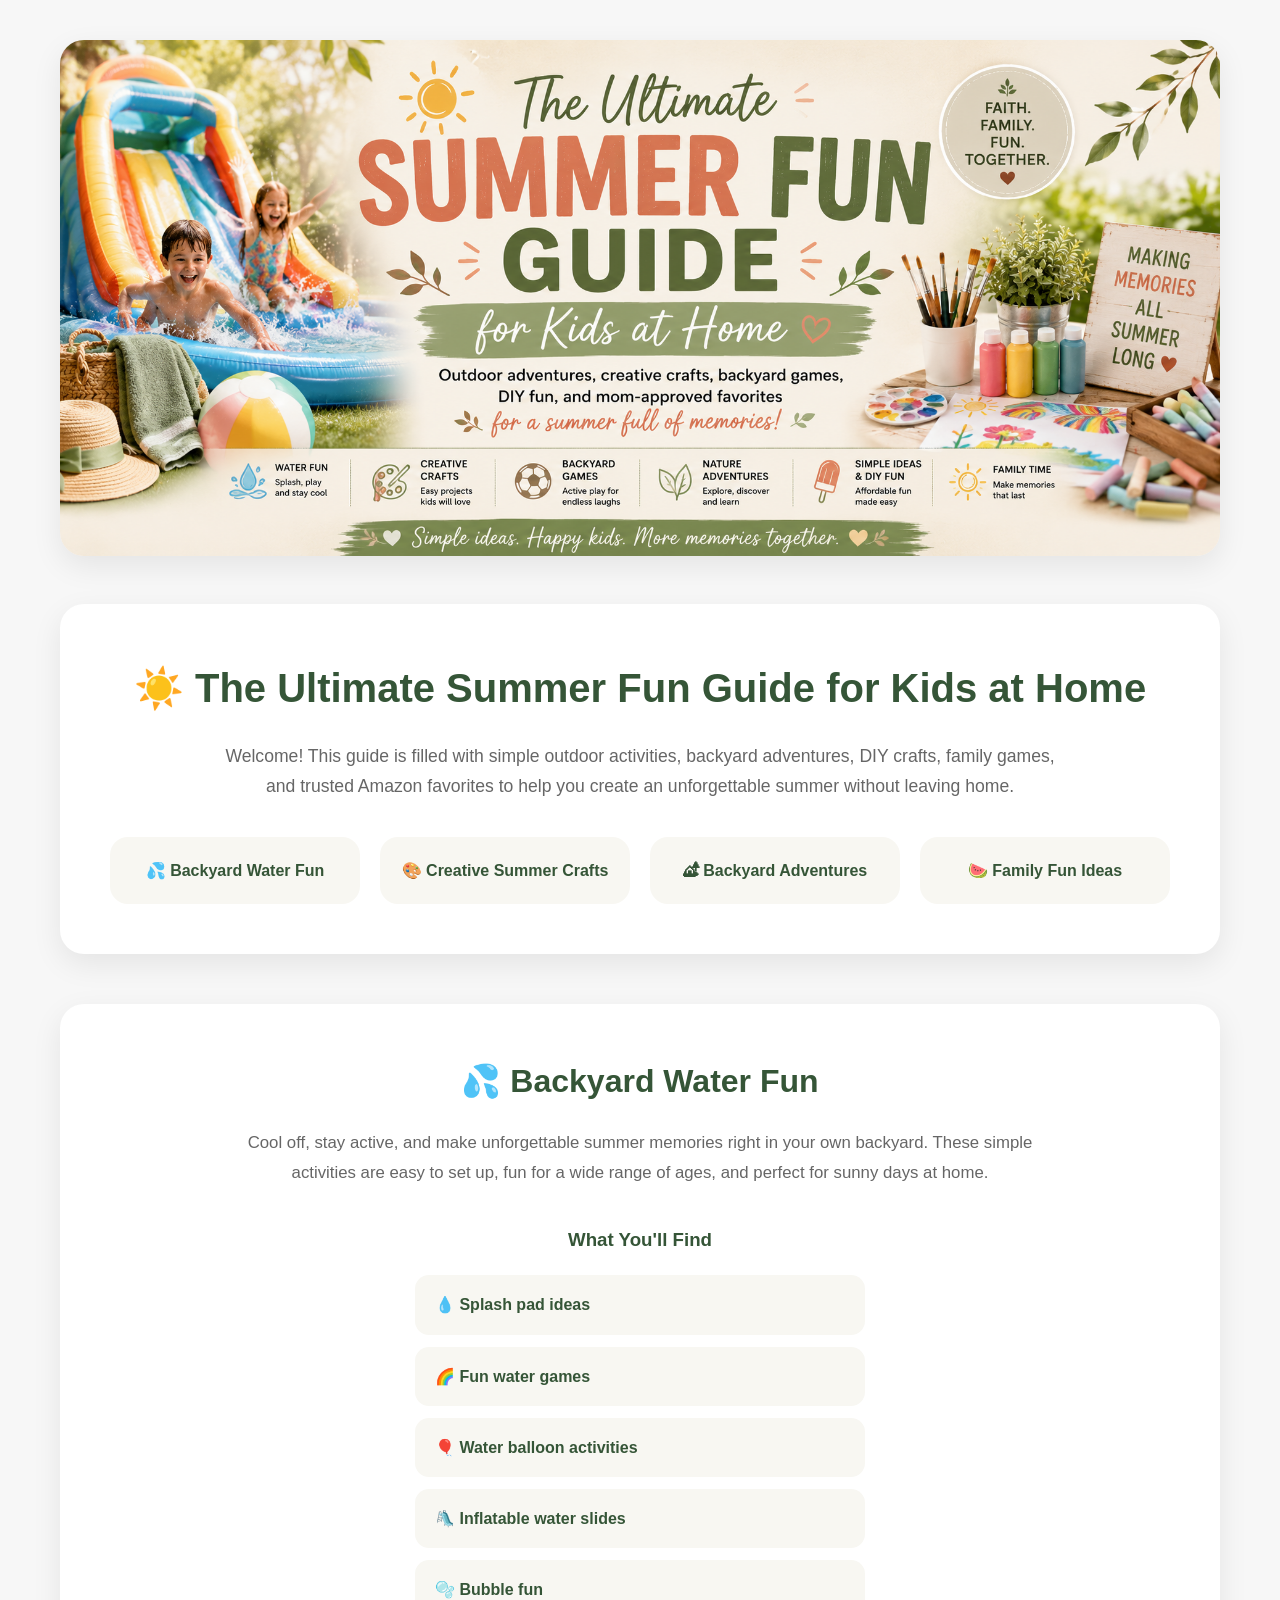
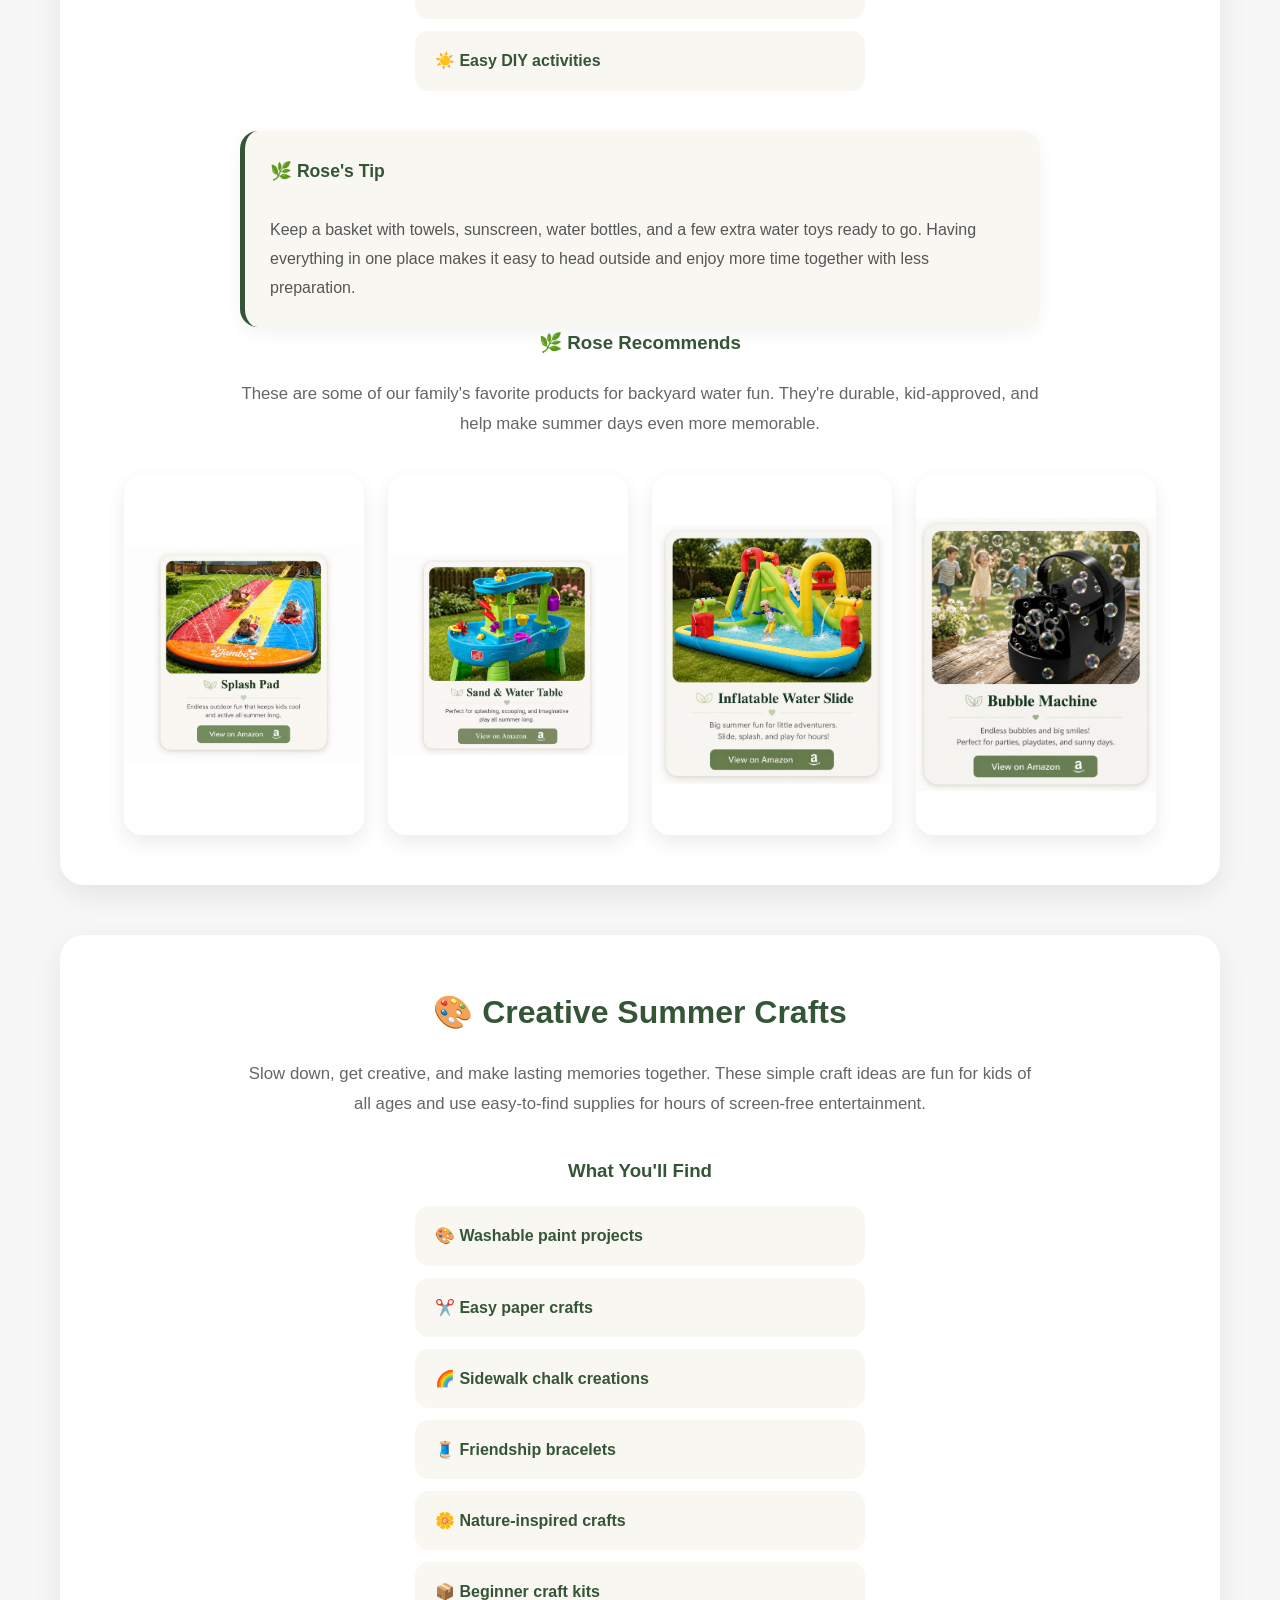
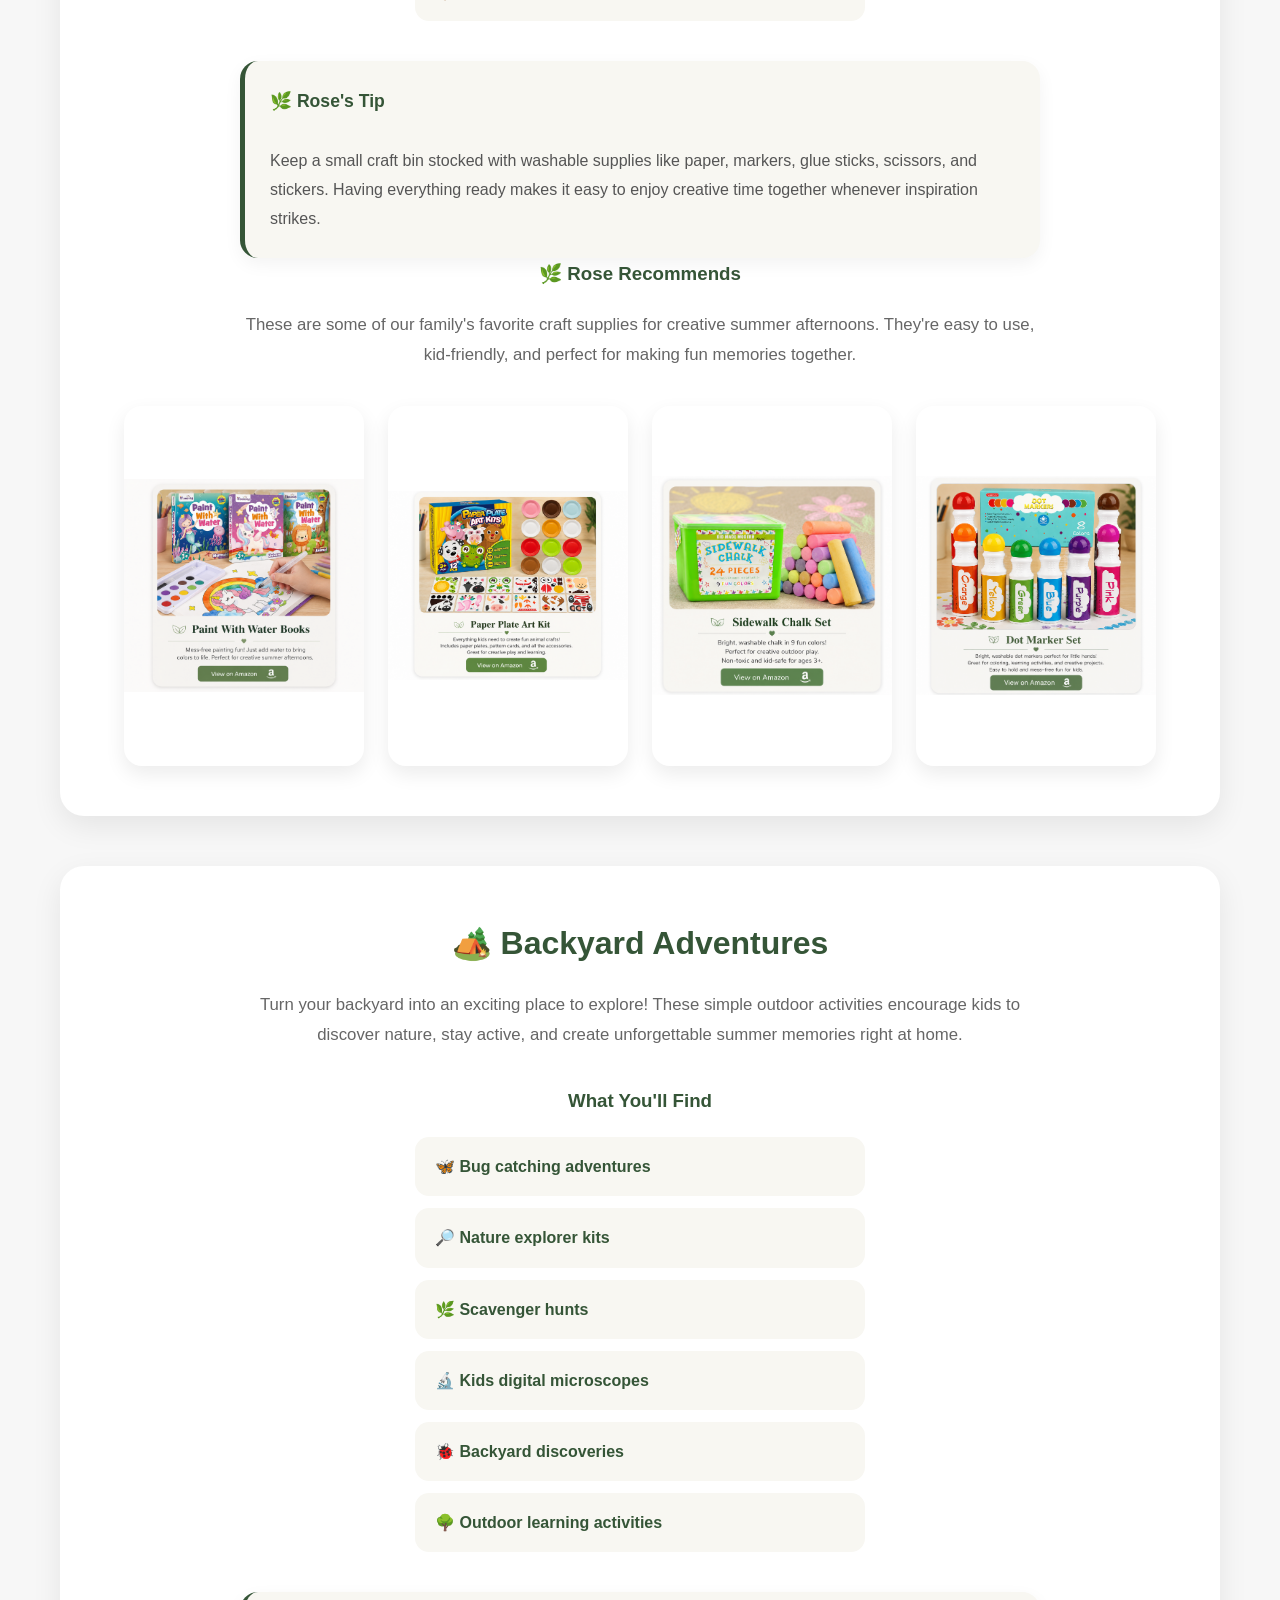
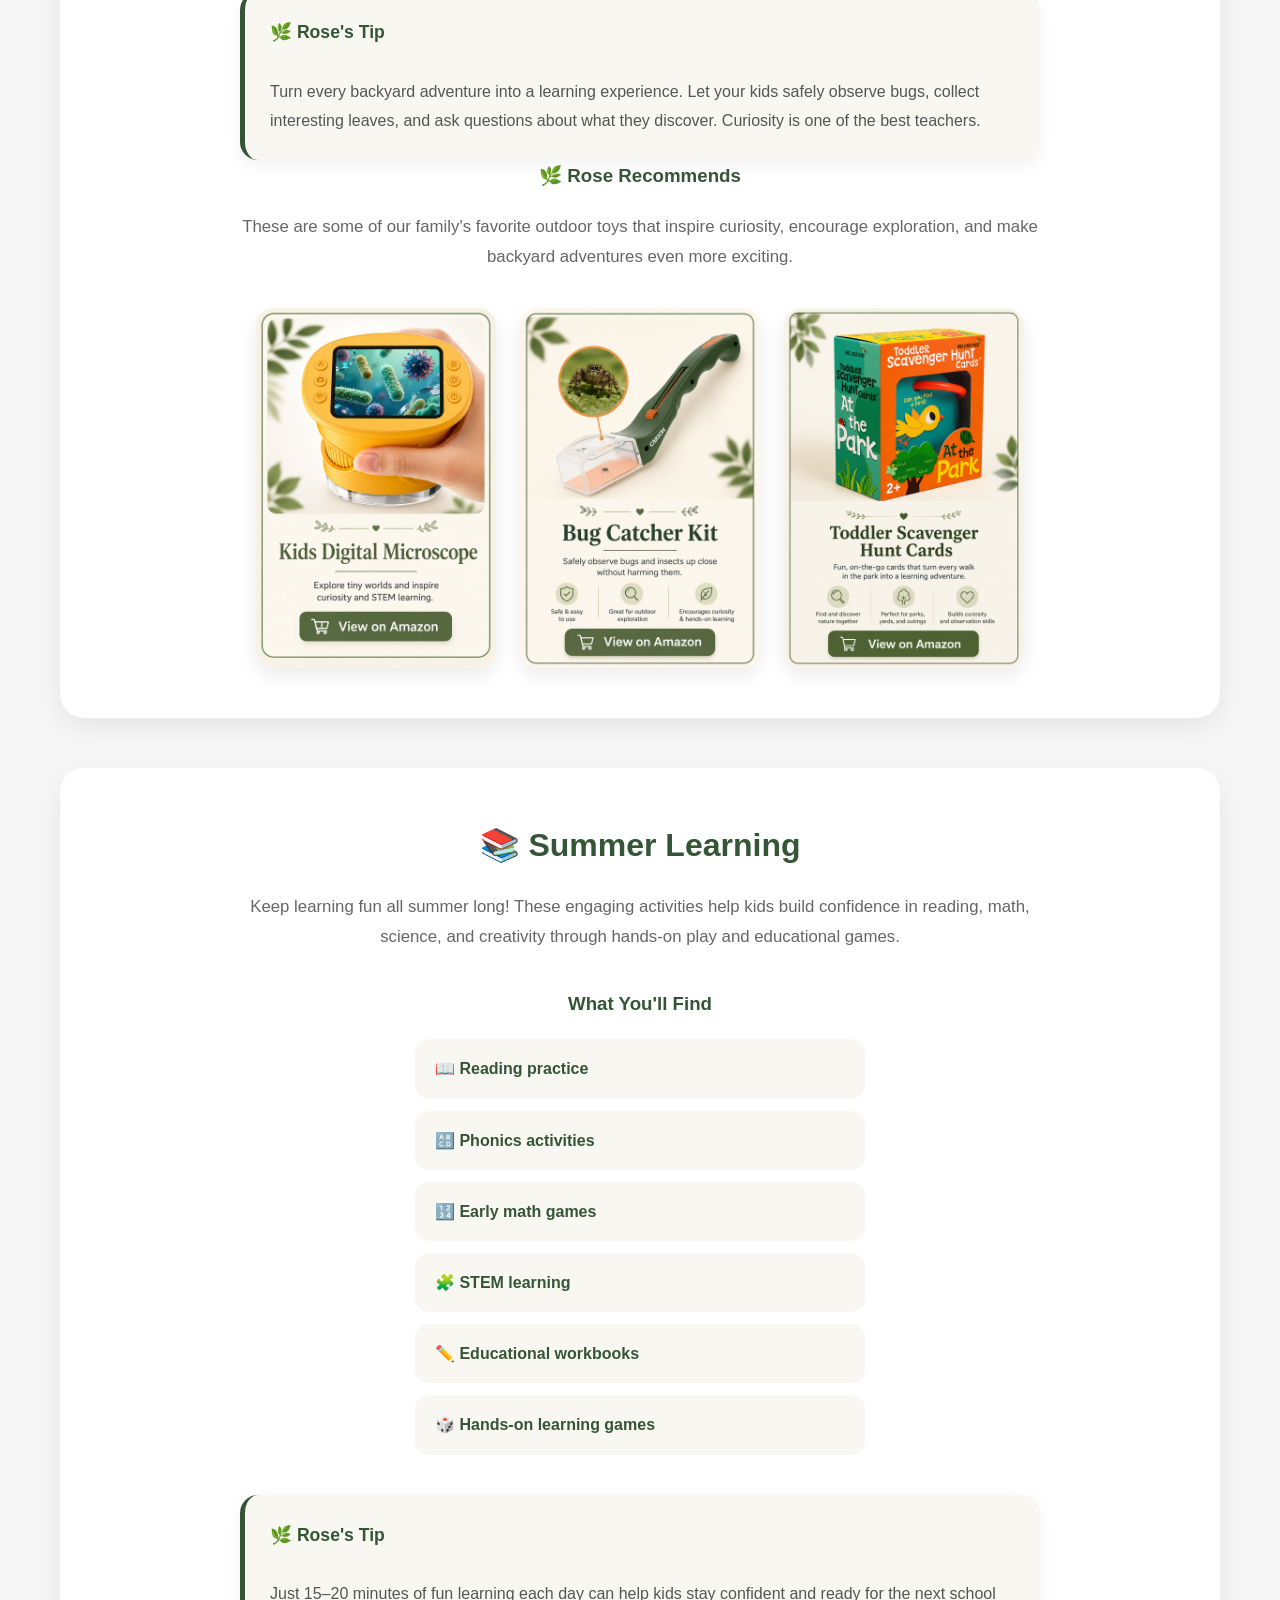
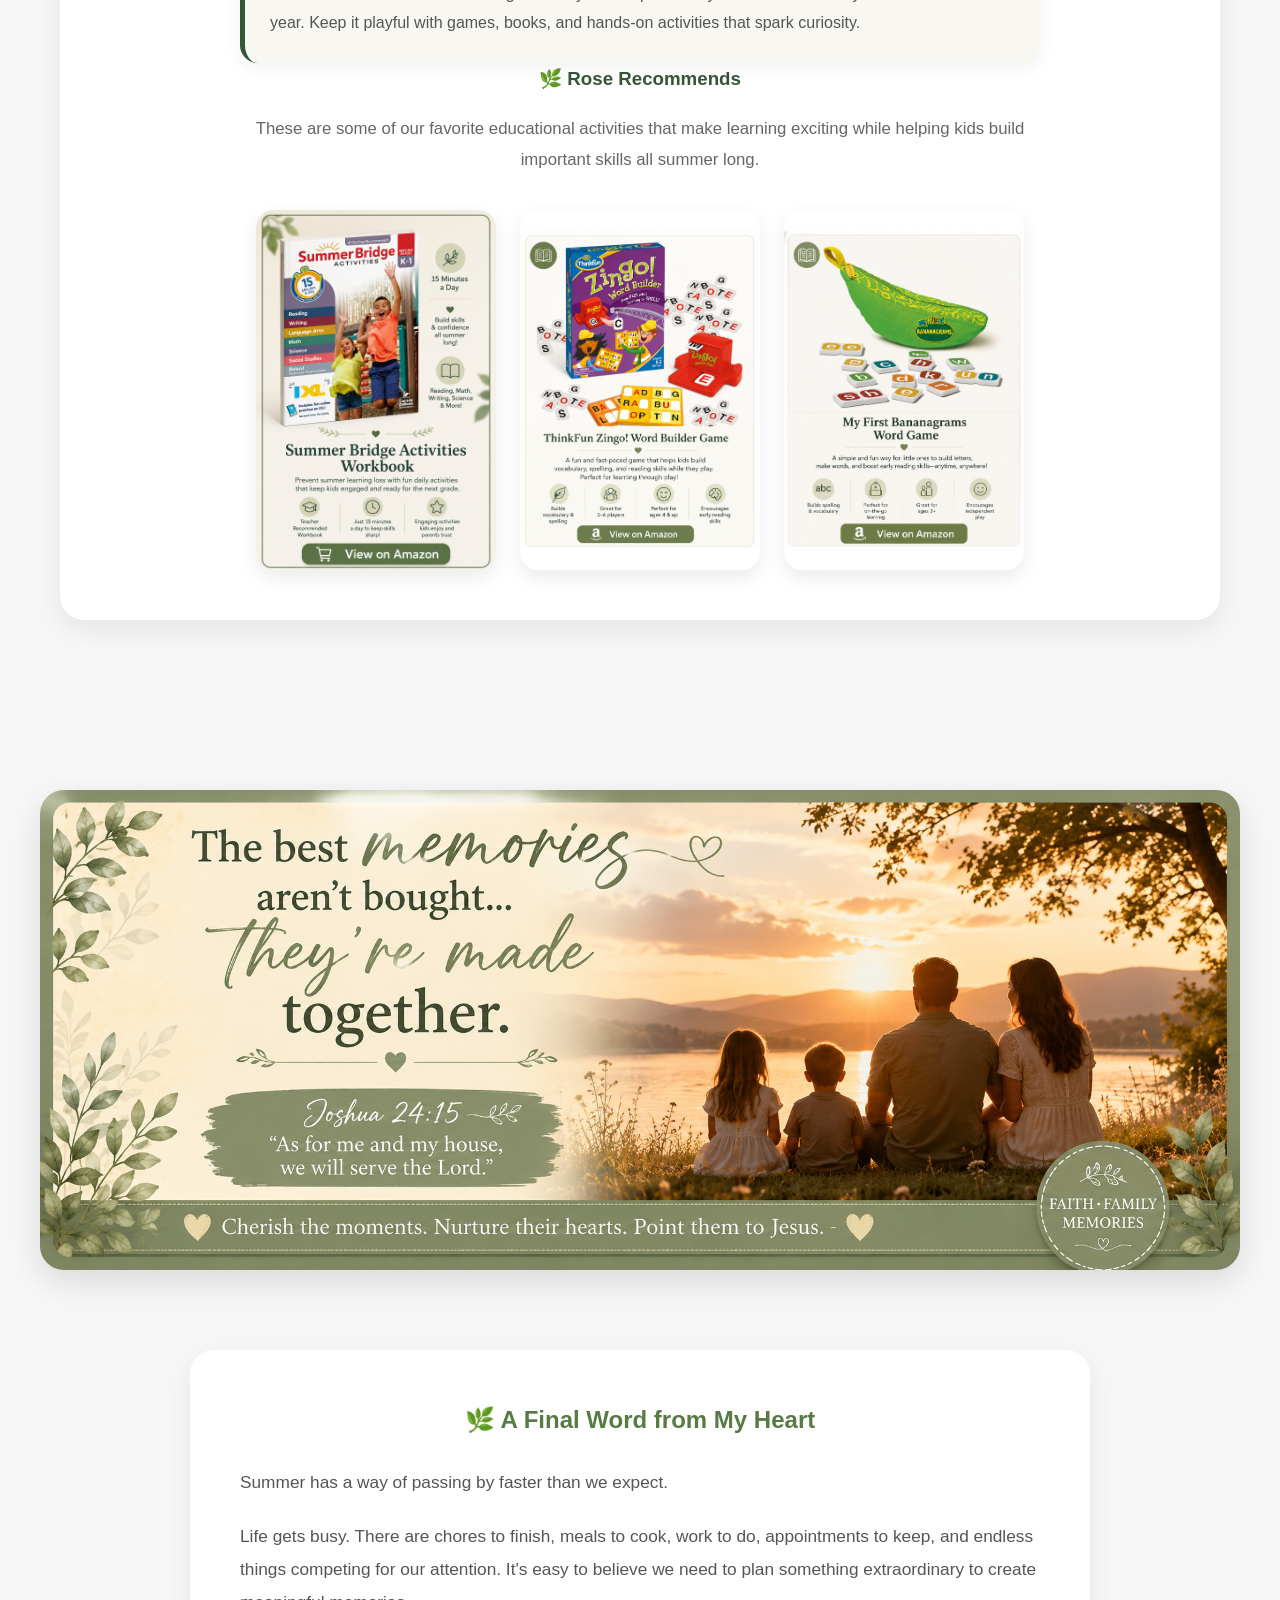
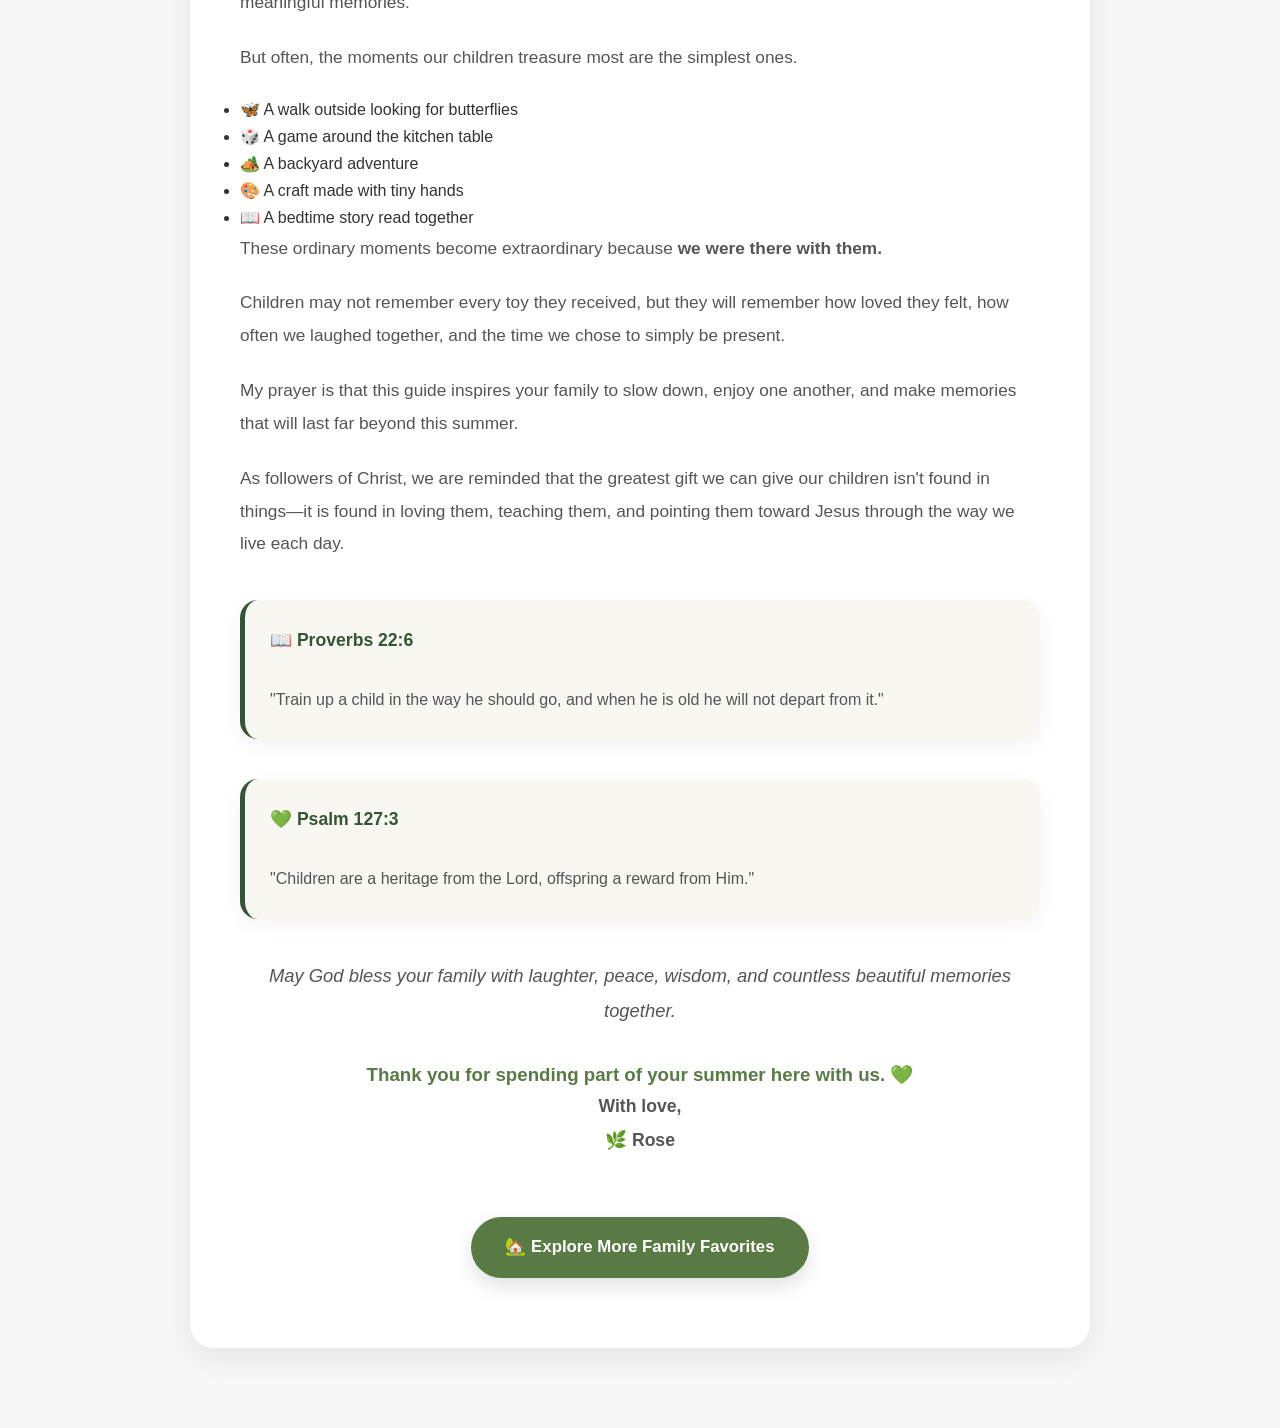
<file: summer-fun-guide.html>
<!DOCTYPE html>
<html lang="en">

<head>
<meta charset="UTF-8">
<meta name="viewport" content="width=device-width, initial-scale=1.0">

<title>The Ultimate Summer Fun Guide for Kids at Home | Healthy Living & Family Finds</title>

<style>

*{
    margin:0;
    padding:0;
    box-sizing:border-box;
}

body{
    font-family:Arial, Helvetica, sans-serif;
    background:#f7f7f7;
    color:#333;
    line-height:1.7;
}

.container{
    max-width:1200px;
    margin:auto;
    padding:40px 20px;
}

.hero{
    text-align:center;
}

.hero img{
    width:100%;
    border-radius:24px;
    box-shadow:0 10px 30px rgba(0,0,0,.08);
}

.intro{
    background:white;
    margin-top:40px;
    padding:50px;
    border-radius:24px;
    box-shadow:0 10px 30px rgba(0,0,0,.08);
    text-align:center;
}

.intro h1{
    color:#355537;
    font-size:2.5rem;
    margin-bottom:20px;
}

.intro p{
    max-width:850px;
    margin:0 auto;
    font-size:1.1rem;
    color:#666;
}

.highlights{
    margin-top:35px;
    display:grid;
    grid-template-columns:repeat(auto-fit,minmax(250px,1fr));
    gap:20px;
}

.highlight{
    background:#f8f7f2;
    border-radius:18px;
    padding:20px;
    font-weight:600;
    color:#355537;
}

/* ---------- ACTIVITY SECTIONS ---------- */

.activity-section{

    background:white;

    max-width:1200px;

    margin:50px auto;

    padding:50px;

    border-radius:24px;

    box-shadow:0 10px 30px rgba(0,0,0,.08);

}

.activity-section h2{

    color:#355537;

    text-align:center;

    font-size:2rem;

    margin-bottom:20px;

}

.activity-section p{

    max-width:800px;

    margin:0 auto 35px;

    text-align:center;

    color:#666;

    line-height:1.8;

    font-size:1.05rem;

}

.activity-section h3{

    color:#355537;

    margin-bottom:20px;

    text-align:center;

}

.activity-section ul{

    list-style:none;

    max-width:450px;

    margin:0 auto;

    padding:0;

}

.activity-section li{

    background:#f8f7f2;

    margin-bottom:12px;

    padding:16px 20px;

    border-radius:14px;

    color:#355537;

    font-weight:600;

}
.rose-tip{

    max-width:800px;

    margin:40px auto 0;

    background:#f8f7f2;

    border-left:5px solid #355537;

    padding:25px;

    border-radius:18px;

    color:#555;

    line-height:1.8;

    font-size:1rem;

    box-shadow:0 6px 18px rgba(0,0,0,.05);

}

.rose-tip strong{

    color:#355537;

    font-size:1.1rem;

}

.closing-message{
    max-width:900px;
    margin:80px auto;
    padding:50px;
    background:#ffffff;
    border-radius:24px;
    box-shadow:0 10px 30px rgba(0,0,0,.08);
}

.closing-message h2{
    text-align:center;
    color:#587b45;
    margin-bottom:25px;
}

.closing-message p{
    font-size:1.08rem;
    line-height:1.9;
    color:#555;
    margin-bottom:22px;
}

.closing-banner{
    width:100%;
    max-width:1200px;
    display:block;
    margin:80px auto 50px;
    border-radius:24px;
    box-shadow:0 12px 35px rgba(0,0,0,.12);
}
    
/* ---------- PRODUCT CARDS ---------- */

.product-cards{

    display:flex;

    justify-content:center;

    gap:24px;

    margin-top:35px;

    flex-wrap:wrap;

}
    .product-card{

    width:240px;
    
    flex:0 0 240px;

    display:block;

    border-radius:18px;

    overflow:hidden;

    transition:.3s;

    text-decoration:none;

    box-shadow:0 8px 20px rgba(0,0,0,.08);

}
    .product-card:hover{

    transform:translateY(-6px);

    box-shadow:0 15px 30px rgba(0,0,0,.15);

}
    
.product-card img{

    width:100%;

    aspect-ratio:2/3;

    object-fit:contain;

    display:block;

}
.back-home{
    text-align:center;
    margin:60px 0 20px;
}

.home-btn{
    display:inline-block;
    background:#587b45;
    color:white;
    text-decoration:none;
    padding:16px 34px;
    border-radius:50px;
    font-size:1.05rem;
    font-weight:600;
    transition:.3s ease;
    box-shadow:0 8px 20px rgba(0,0,0,.12);
}

.home-btn:hover{
    background:#6d9256;
    transform:translateY(-3px);
}
    
</style>
</head>

<body>

<div class="container">

    <section class="hero">

        <img src="summer-fun-guide-banner.png"
             alt="The Ultimate Summer Fun Guide for Kids at Home">

    </section>

    <section class="intro">

        <h1>☀️ The Ultimate Summer Fun Guide for Kids at Home</h1>

        <p>

        Welcome! This guide is filled with simple outdoor activities, backyard adventures, DIY crafts, family games, and trusted Amazon favorites to help you create an unforgettable summer without leaving home.

        </p>

        <div class="highlights">

            <div class="highlight">💦 Backyard Water Fun</div>

            <div class="highlight">🎨 Creative Summer Crafts</div>

            <div class="highlight">🏕 Backyard Adventures</div>

            <div class="highlight">🍉 Family Fun Ideas</div>

        </div>

    </section>
    
<section class="activity-section">

    <h2>💦 Backyard Water Fun</h2>

    <p>
        Cool off, stay active, and make unforgettable summer memories right in your own backyard. These simple activities are easy to set up, fun for a wide range of ages, and perfect for sunny days at home.
    </p>

    <h3>What You'll Find</h3>

    <ul>

        <li>💧 Splash pad ideas</li>

        <li>🌈 Fun water games</li>

        <li>🎈 Water balloon activities</li>

        <li>🛝 Inflatable water slides</li>

        <li>🫧 Bubble fun</li>

        <li>☀️ Easy DIY activities</li>

    </ul>
    
<div class="rose-tip">

    <strong>🌿 Rose's Tip</strong><br><br>

    Keep a basket with towels, sunscreen, water bottles, and a few extra water toys ready to go. Having everything in one place makes it easy to head outside and enjoy more time together with less preparation.

</div>
    
<h3>🌿 Rose Recommends</h3>

<p class="recommend-intro">

These are some of our family's favorite products for backyard water fun. They're durable, kid-approved, and help make summer days even more memorable.

</p>
<div class="product-cards">

    <a href="https://www.amazon.com/Sprinkler-Advanced-Sprinklers-Backyard-Waterslide/dp/B08G1DVQG9?crid=T7QAN3ML2070&dib=eyJ2IjoiMSJ9.[base64].KdOTSfN5BEt7jnm5jDmGp-OatdfcfO5Y59XxjzphXCk&dib_tag=se&keywords=splash%2Bpad%2Bbackyard&qid=1783097722&sprefix=splash%2Bpad%2Bbac%2Caps%2C181&sr=8-6-spons&sp_csd=d2lkZ2V0TmFtZT1zcF9tdGY&th=1&linkCode=ll2&tag=rosmeryguerra-20&linkId=1a98397293644d5d42674dd76a347c07&language=en_US&ref_=as_li_ss_tl"
       class="product-card"
       target="_blank"
       rel="noopener sponsored">

        <img src="splash-pad-card.png"
             alt="Splash Pad">

    </a>
    
  <a href="https://www.amazon.com/Step2-874600-Showers-Playset-Multi-Colored/dp/B01K1K0K6M?crid=3T6TOT425ER1T&dib=eyJ2IjoiMSJ9.[base64].wpF4qSgWNMJn5vAWfEIJDoLJYDyp__PfqS8R3tb7sYw&dib_tag=se&keywords=water+table+fun+for+kids&qid=1783111013&sprefix=water+table+fun%2Caps%2C192&sr=8-5&ufe=app_do%3Aamzn1.fos.9fe8cbfa-bf43-43d1-a707-3f4e65a4b666&linkCode=ll2&tag=rosmeryguerra-20&linkId=fc4585b3f390cc159a1a5d03783e5dd1&language=en_US&ref_=as_li_ss_tl"
       class="product-card"
       target="_blank"
       rel="noopener sponsored">

        <img src="sand-water-table-card.png"
             alt="Sand & Water Table">

    </a>
    <a href="https://www.amazon.com/BOUNTECH-Inflatable-Basketball-Including-Repairing/dp/B07RT88JB2?content-id=amzn1.sym.9830f7a6-3831-47c8-8516-490493d4fc59%3Aamzn1.sym.9830f7a6-3831-47c8-8516-490493d4fc59&crid=1A9RJG71DGD7W&cv_ct_cx=inflatable%2Bwater%2Bslide%2Bfor%2Bkids&keywords=inflatable%2Bwater%2Bslide%2Bfor%2Bkids&pd_rd_i=B07RT88JB2&pd_rd_r=752e317f-5b77-49f7-b3ac-9260285bf951&pd_rd_w=gnCiJ&pd_rd_wg=5O37c&pf_rd_p=9830f7a6-3831-47c8-8516-490493d4fc59&pf_rd_r=S1Q7EA5MXQYCPCXJJJ83&qid=1783112152&sbo=RZvfv%2F%2FHxDF%2BO5021pAnSA%3D%3D&sprefix=inflarable%2Bwater%2B%2Caps%2C179&sr=1-4-7efdef4d-9875-47e1-927f-8c2c1c47ed49-spons&aref=X31I77F7Jf&sp_csd=d2lkZ2V0TmFtZT1zcF9zZWFyY2hfdGhlbWF0aWM&th=1&linkCode=ll2&tag=rosmeryguerra-20&linkId=b66bff1062360c7f4764c71cc6c955fa&language=en_US&ref_=as_li_ss_tl"
   class="product-card"
   target="_blank"
   rel="noopener sponsored">

    <img src="inflatable-water-slide-card.png"
         alt="Inflatable Water Slide">

</a>
<a href="https://www.amazon.com/Zerhunt-Durable-Bubble-Machine-Party/dp/B07VZF7X31?dib=eyJ2IjoiMSJ9.[base64].Sqch0bTgpxd3zEQuFw-usSnwtANcQ-IflENfvutdjks&dib_tag=se&keywords=bubble%2Bmachine%2Boutdoor&qid=1783113301&sr=8-7&th=1&linkCode=ll2&tag=rosmeryguerra-20&linkId=8a8e65863f85edef9a9f9697dff5998b&language=en_US&ref_=as_li_ss_tl"
   class="product-card"
   target="_blank"
   rel="noopener sponsored">

    <img src="bubble-machine-card.png"
         alt="Bubble Machine">

</a></div>
    
</section>

<section class="activity-section">

    <h2>🎨 Creative Summer Crafts</h2>

    <p>

        Slow down, get creative, and make lasting memories together. These simple craft ideas are fun for kids of all ages and use easy-to-find supplies for hours of screen-free entertainment.

    </p>

    <h3>What You'll Find</h3>

    <ul>

        <li>🎨 Washable paint projects</li>

        <li>✂️ Easy paper crafts</li>

        <li>🌈 Sidewalk chalk creations</li>

        <li>🧵 Friendship bracelets</li>

        <li>🌼 Nature-inspired crafts</li>

        <li>📦 Beginner craft kits</li>

    </ul>
<div class="rose-tip">

    <strong>🌿 Rose's Tip</strong><br><br>

    Keep a small craft bin stocked with washable supplies like paper, markers, glue sticks, scissors, and stickers. Having everything ready makes it easy to enjoy creative time together whenever inspiration strikes.

</div>
<h3>🌿 Rose Recommends</h3>

<p class="recommend-intro">

These are some of our family's favorite craft supplies for creative summer afternoons. They're easy to use, kid-friendly, and perfect for making fun memories together.

</p>

<div class="product-cards">

    <a href="https://www.amazon.com/Mocoosy-Paint-Water-Coloring-Toddlers/dp/B0FW4CPS2S?crid=1GHDW1T72R71&dib=eyJ2IjoiMSJ9.[base64].i6YLUTfMB1Y-k1_27Ok9C67tbOqKiT38cRPQljf5odI&dib_tag=se&keywords=washable+paint+projects+for+kids+best+seller&qid=1783177121&sprefix=washable+paint+projects+for+kids+best+seller+%2Caps%2C124&sr=8-4-spons&sp_csd=d2lkZ2V0TmFtZT1zcF9hdGY&psc=1&linkCode=ll2&tag=rosmeryguerra-20&linkId=3923d1aef0375b152e0852ad76690169&language=en_US&ref_=as_li_ss_tl"
       class="product-card"
       target="_blank"
       rel="noopener sponsored">

        <img src="paint-with-water-books-card.png"
             alt="Paint With Water Books">

    </a>

<a href="https://www.amazon.com/V-Opitos-Toddler-Preschool-Classroom-Activity/dp/B09FJVJ82K?dib=eyJ2IjoiMSJ9.[base64].gwJzs9lXME5MiJSFHUi1zuhxampS1B7jrW4657Pnu80&dib_tag=se&keywords=easy%2Bpaper%2Bcrafts%2Bfor%2Bkids%2Bbest%2Bseller&qid=1783177779&sr=8-7&th=1&linkCode=ll2&tag=rosmeryguerra-20&linkId=b733f52d1422b30c9d388f1908f737ec&language=en_US&ref_=as_li_ss_tl"
   class="product-card"
   target="_blank"
   rel="noopener sponsored">

    <img src="paper-plate-art-kit-card.png"
         alt="Paper Plate Art Kit">

</a>
<a href="https://www.amazon.com/Kid-Made-Modern-Sidewalk-Chalk/dp/B0CS6TQHTV?crid=1SPMS9O3V05YL&dib=eyJ2IjoiMSJ9.[base64].9rhdAYSYBfr6eiRNThkCBv_LEhARhKucqlJHdf-h-ZU&dib_tag=se&keywords=Washable%2BSidewalk%2BChalk%2BSet%2Bbest%2Bseller&qid=1783178401&sprefix=washable%2Bsidewalk%2Bchalk%2Bset%2Bbest%2Bseller%2Caps%2C155&sr=8-1-spons&sp_csd=d2lkZ2V0TmFtZT1zcF9hdGY&smid=A27H49ILFFDST4&th=1&linkCode=ll2&tag=rosmeryguerra-20&linkId=9448e4d49f57f76dd533a1b82248611e&language=en_US&ref_=as_li_ss_tl"
   class="product-card"
   target="_blank"
   rel="noopener sponsored">

    <img src="sidewalk-chalk-set-card.png"
         alt="Sidewalk Chalk Set">

</a>
<a href="https://www.amazon.com/Toddlers-Preschool-Washable-Supplies-Painting/dp/B0CCRQ9HP7?crid=HTXHQ4KSALO3&dib=eyJ2IjoiMSJ9.[base64].ZJ_82_RYVF43ENpFk6bcoYvLXUNT_D-SixwRf3_GbE0&dib_tag=se&keywords=Washable%2BDot%2BMarker%2BSet%2Bbest%2Bseller&qid=1783178976&sprefix=washable%2Bdot%2Bmarker%2Bset%2Bbest%2Bseller%2Caps%2C180&sr=8-1-spons&sp_csd=d2lkZ2V0TmFtZT1zcF9hdGY&th=1&linkCode=ll2&tag=rosmeryguerra-20&linkId=a171b1c9b7b31885c9e9445abed7896e&language=en_US&ref_=as_li_ss_tl"
   class="product-card"
   target="_blank"
   rel="noopener sponsored">

    <img src="dot-marker-set-card.png"
         alt="Washable Dot Marker Set">

</a>
    
</div>
    
</section>

<section id="backyard-adventures" class="activity-section">

    <h2>🏕️ Backyard Adventures</h2>

    <p>
        Turn your backyard into an exciting place to explore! These simple outdoor
        activities encourage kids to discover nature, stay active, and create
        unforgettable summer memories right at home.
    </p>
<h3>What You'll Find</h3>

<ul class="guide-list">
    <li>🦋 Bug catching adventures</li>
    <li>🔎 Nature explorer kits</li>
    <li>🌿 Scavenger hunts</li>
    <li>🔬 Kids digital microscopes</li>
    <li>🐞 Backyard discoveries</li>
    <li>🌳 Outdoor learning activities</li>
</ul>
<div class="rose-tip">

    <strong>🌿 Rose's Tip</strong><br><br>

    Turn every backyard adventure into a learning experience. Let your kids safely observe bugs, collect interesting leaves, and ask questions about what they discover. Curiosity is one of the best teachers.

</div>
<h3>🌿 Rose Recommends</h3>

<p class="recommend-intro">

These are some of our family's favorite outdoor toys that inspire curiosity, encourage exploration, and make backyard adventures even more exciting.

</p>
<div class="product-cards">

    <a href="https://www.amazon.com/1000X-Handheld-Digital-Microscope-Kids/dp/B0FFSSWTB6?crid=29K3BTQC4K1RL&dib=eyJ2IjoiMSJ9.[base64].l1eGq-SmrOQfSnNBsfootpKB8_S0JoXRG8OV8l67jvE&dib_tag=se&keywords=kids%2Bmicroscope&qid=1783203953&sprefix=kids%2Bmicros%2Cspecialty-aps%2C151&sr=8-1&th=1&linkCode=ll2&tag=rosmeryguerra-20&linkId=78d6ed6ff92524bedde71aca8d1935ab&language=en_US&ref_=as_li_ss_tl"
       class="product-card"
       target="_blank"
       rel="noopener sponsored">

        <img src="kids-digital-microscope-card.png"
             alt="Kids Digital Microscope">

    </a>
<a href="https://www.amazon.com/Carson-Quick-Release-Catching-Magnifier-Children/dp/B000JQ5AZK?crid=17ZNWH2PKTRW3&dib=eyJ2IjoiMSJ9.[base64].6TulwH7fHSumux7GpSGM-lPpV2A734py1caKiCHGEqk&dib_tag=se&keywords=bug%2Bcatching%2Bbest%2Bseller&qid=1783180588&sprefix=bug%2Bcatching%2Bbest%2Bseller%2Caps%2C133&sr=8-8&th=1&utm_source=Pinterest&utm_medium=organic&linkCode=ll2&tag=rosmeryguerra-20&linkId=34e326914ad2adf5adc803f883f44474&language=en_US&ref_=as_li_ss_tl"
   class="product-card"
   target="_blank"
   rel="noopener sponsored">

    <img src="bug-catcher-kit-card.png"
         alt="Bug Catcher Kit">

</a>
<a href="https://www.amazon.com/Outdoor-Toddler-Scavenger-Hunt-Cooperative/dp/B07VF974FD?crid=1Z4AE16L5SYD4&dib=eyJ2IjoiMSJ9.[base64].XSqySgsPxg_N-VOh_0NcGeBJHohgy1LzM4ltDyqS-Tc&dib_tag=se&keywords=scavenger%2Bhunt%2Bfor%2Bkids&qid=1783292467&sprefix=scavenger%2B%2Caps%2C185&sr=8-7&th=1&linkCode=ll2&tag=rosmeryguerra-20&linkId=0516fbe3a4a74a805d70a67583913c74&language=en_US&ref_=as_li_ss_tl"
   class="product-card"
   target="_blank"
   rel="noopener sponsored">

    <img src="toddler-scavenger-hunt-cards-card.png"
         alt="Toddler Scavenger Hunt Cards">

</a>
    
</div>
</section>
<section class="activity-section">

    <h2>📚 Summer Learning</h2>

    <p>

        Keep learning fun all summer long! These engaging activities help kids build confidence in reading, math, science, and creativity through hands-on play and educational games.

    </p>

    <h3>What You'll Find</h3>

    <ul>

        <li>📖 Reading practice</li>

        <li>🔠 Phonics activities</li>

        <li>🔢 Early math games</li>

        <li>🧩 STEM learning</li>

        <li>✏️ Educational workbooks</li>

        <li>🎲 Hands-on learning games</li>

    </ul>
<div class="rose-tip">

    <strong>🌿 Rose's Tip</strong><br><br>

    Just 15–20 minutes of fun learning each day can help kids stay confident and ready for the next school year. Keep it playful with games, books, and hands-on activities that spark curiosity.

</div>

<h3>🌿 Rose Recommends</h3>

<p class="recommend-intro">

These are some of our favorite educational activities that make learning exciting while helping kids build important skills all summer long.

</p>

<div class="product-cards">
<a href="https://www.amazon.com/Activities-Kindergarten-Workbooks-Language-Workbook/dp/1483872696?crid=1AMFJ12EQ1AIH&dib=eyJ2IjoiMSJ9.[base64].Nog23HRT7dJh3KiuRmuoOP4oIUnNcf7K6njxWkzZN04&dib_tag=se&keywords=summer+workbook+k-1&qid=1783294955&sprefix=summer+workbook+%2Caps%2C209&sr=8-3-spons&sp_csd=d2lkZ2V0TmFtZT1zcF9hdGY&psc=1&linkCode=ll2&tag=rosmeryguerra-20&linkId=d7f91592c87401104a4e5b04351e8a21&language=en_US&ref_=as_li_ss_tl"
   class="product-card"
   target="_blank"
   rel="noopener sponsored">

    <img src="summer-bridge-activities-workbook-card.png"
         alt="Summer Bridge Activities Workbook (Grades K-1)">

</a>
<a href="https://www.amazon.com/dp/B00GRV5JMU?lv=shuf&channelId=500&plpRedirect=mhFallback&th=1&linkCode=ll2&tag=rosmeryguerra-20&linkId=7880ac43cefceb5f56beda813d89a6d5&language=en_US&ref_=as_li_ss_tl"
   class="product-card"
   target="_blank"
   rel="noopener sponsored">

    <img src="thinkfun-zingo-word-builder-card.png"
         alt="ThinkFun Zingo! Word Builder Game">

</a>
<a href="https://www.amazon.com/Bananagrams-First-Multi-Award-Winning-Spelling/dp/B01G52QSU2?crid=86SARPCL2HBR&dib=eyJ2IjoiMSJ9.[base64].XlFKcaHx4I9ZD_HnoBogO6OgK_P0Gq01MLaU01imr-4&dib_tag=se&keywords=Sum+Swamp&qid=1783298828&s=toys-and-games&sprefix=sum+swamp%2Ctoys-and-games%2C255&sr=1-22&linkCode=ll2&tag=rosmeryguerra-20&linkId=25518ecabebf923d8daf4db3d8085264&language=en_US&ref_=as_li_ss_tl"
   class="product-card"
   target="_blank"
   rel="noopener sponsored">

    <img src="my-first-bananagrams-card.png"
         alt="My First Bananagrams Word Game">

</a>
    
</div>
</section>
    
</div>
<img src="family-memories-banner.png"
     alt="Faith Family Memories Banner"
     class="closing-banner">
    
<section class="closing-message">

    <h2>🌿 A Final Word from My Heart</h2>

    <p>
        Summer has a way of passing by faster than we expect.
    </p>

    <p>
        Life gets busy. There are chores to finish, meals to cook, work to do,
        appointments to keep, and endless things competing for our attention.
        It's easy to believe we need to plan something extraordinary to create
        meaningful memories.
    </p>

    <p>
        But often, the moments our children treasure most are the simplest ones.
    </p>

    <ul class="guide-list">
        <li>🦋 A walk outside looking for butterflies</li>
        <li>🎲 A game around the kitchen table</li>
        <li>🏕️ A backyard adventure</li>
        <li>🎨 A craft made with tiny hands</li>
        <li>📖 A bedtime story read together</li>
    </ul>

    <p>
        These ordinary moments become extraordinary because <strong>we were there with them.</strong>
    </p>

    <p>
        Children may not remember every toy they received, but they will remember
        how loved they felt, how often we laughed together, and the time we chose
        to simply be present.
    </p>

    <p>
        My prayer is that this guide inspires your family to slow down, enjoy one
        another, and make memories that will last far beyond this summer.
    </p>

    <p>
        As followers of Christ, we are reminded that the greatest gift we can give
        our children isn't found in things—it is found in loving them, teaching
        them, and pointing them toward Jesus through the way we live each day.
    </p>

    <div class="rose-tip">

        <strong>📖 Proverbs 22:6</strong><br><br>

        "Train up a child in the way he should go, and when he is old he will not depart from it."

    </div>

    <div class="rose-tip">

        <strong>💚 Psalm 127:3</strong><br><br>

        "Children are a heritage from the Lord, offspring a reward from Him."

    </div>

    <p style="text-align:center; margin-top:40px; font-size:1.15rem; font-style:italic;">

        May God bless your family with laughter, peace, wisdom, and countless beautiful memories together.

    </p>

    <h3 style="text-align:center; color:#587b45; margin-top:30px;">

        Thank you for spending part of your summer here with us. 💚

    </h3>

    <p style="text-align:center; font-weight:bold; font-size:1.1rem;">

        With love,<br>
        🌿 Rose

    </p>
<div class="back-home">

    <a href="index.html" class="home-btn">
        🏡 Explore More Family Favorites
    </a>

</div>
</section>
</body>

</html>
</file>
<file: styles.css>
/* =========================================
   ROSE FINDS
   FOUNDATION
========================================= */

*{
    margin:0;
    padding:0;
    box-sizing:border-box;
}

html{
    scroll-behavior:smooth;
}

body{
    font-family: Georgia, "Times New Roman", serif;
    color:#3e3d39;
    background:#f8f5f1;
    line-height:1.7;
}

/* =========================================
   ANNOUNCEMENT BAR
========================================= */

.announcement-bar{
    background:#7c876d;
    color:white;
    text-align:center;
    padding:12px;
    font-size:.8rem;
    letter-spacing:.15em;
    text-transform:uppercase;
}

/* =========================================
   HEADER
========================================= */

.site-header{

    background:white;

    display:flex;

    justify-content:space-between;

    align-items:center;

    padding:28px 70px;

    border-bottom:1px solid #ece8e2;

    position:sticky;

    top:0;

    z-index:1000;
}

.logo a{

    text-decoration:none;

    color:#3b3b3b;

    font-size:2rem;

    letter-spacing:.08em;
}

.main-nav ul{

    display:flex;

    list-style:none;

    gap:50px;

    align-items:center;
}

.main-nav a{

    text-decoration:none;

    color:#4b4b4b;

    font-size:.92rem;

    letter-spacing:.12em;

    text-transform:uppercase;

    transition:.3s;
}

.main-nav a:hover{

    color:#7c876d;
}

/* =========================================
   DROPDOWN
========================================= */

.dropdown{

    position:relative;
}

.dropdown-menu{

    display:none;

    position:absolute;

    left:0;

    top:45px;

    background:white;

    min-width:230px;

    box-shadow:0 15px 40px rgba(0,0,0,.10);

    padding:18px 0;

    border-radius:8px;
}

.dropdown-menu li{

    list-style:none;
}

.dropdown-menu a{

    display:block;

    padding:12px 24px;

    text-transform:none;

    letter-spacing:0;

    font-size:.95rem;
}

.dropdown:hover .dropdown-menu{

    display:block;
}

/* =========================================
   HERO
========================================= */

.hero{

    position:relative;

    height:88vh;

    min-height:720px;

    overflow:hidden;
}

.hero img{

    width:100%;

    height:100%;

    object-fit:cover;
}

.hero-content{

    position:absolute;

    right:8%;

    top:50%;

    transform:translateY(-50%);

    max-width:460px;

    color:white;
}

.hero-content h1{

    font-size:5rem;

    line-height:.95;

    font-weight:400;

    margin-bottom:30px;
}

.hero-content p{

    font-size:1.3rem;

    line-height:1.8;
}
</file>
